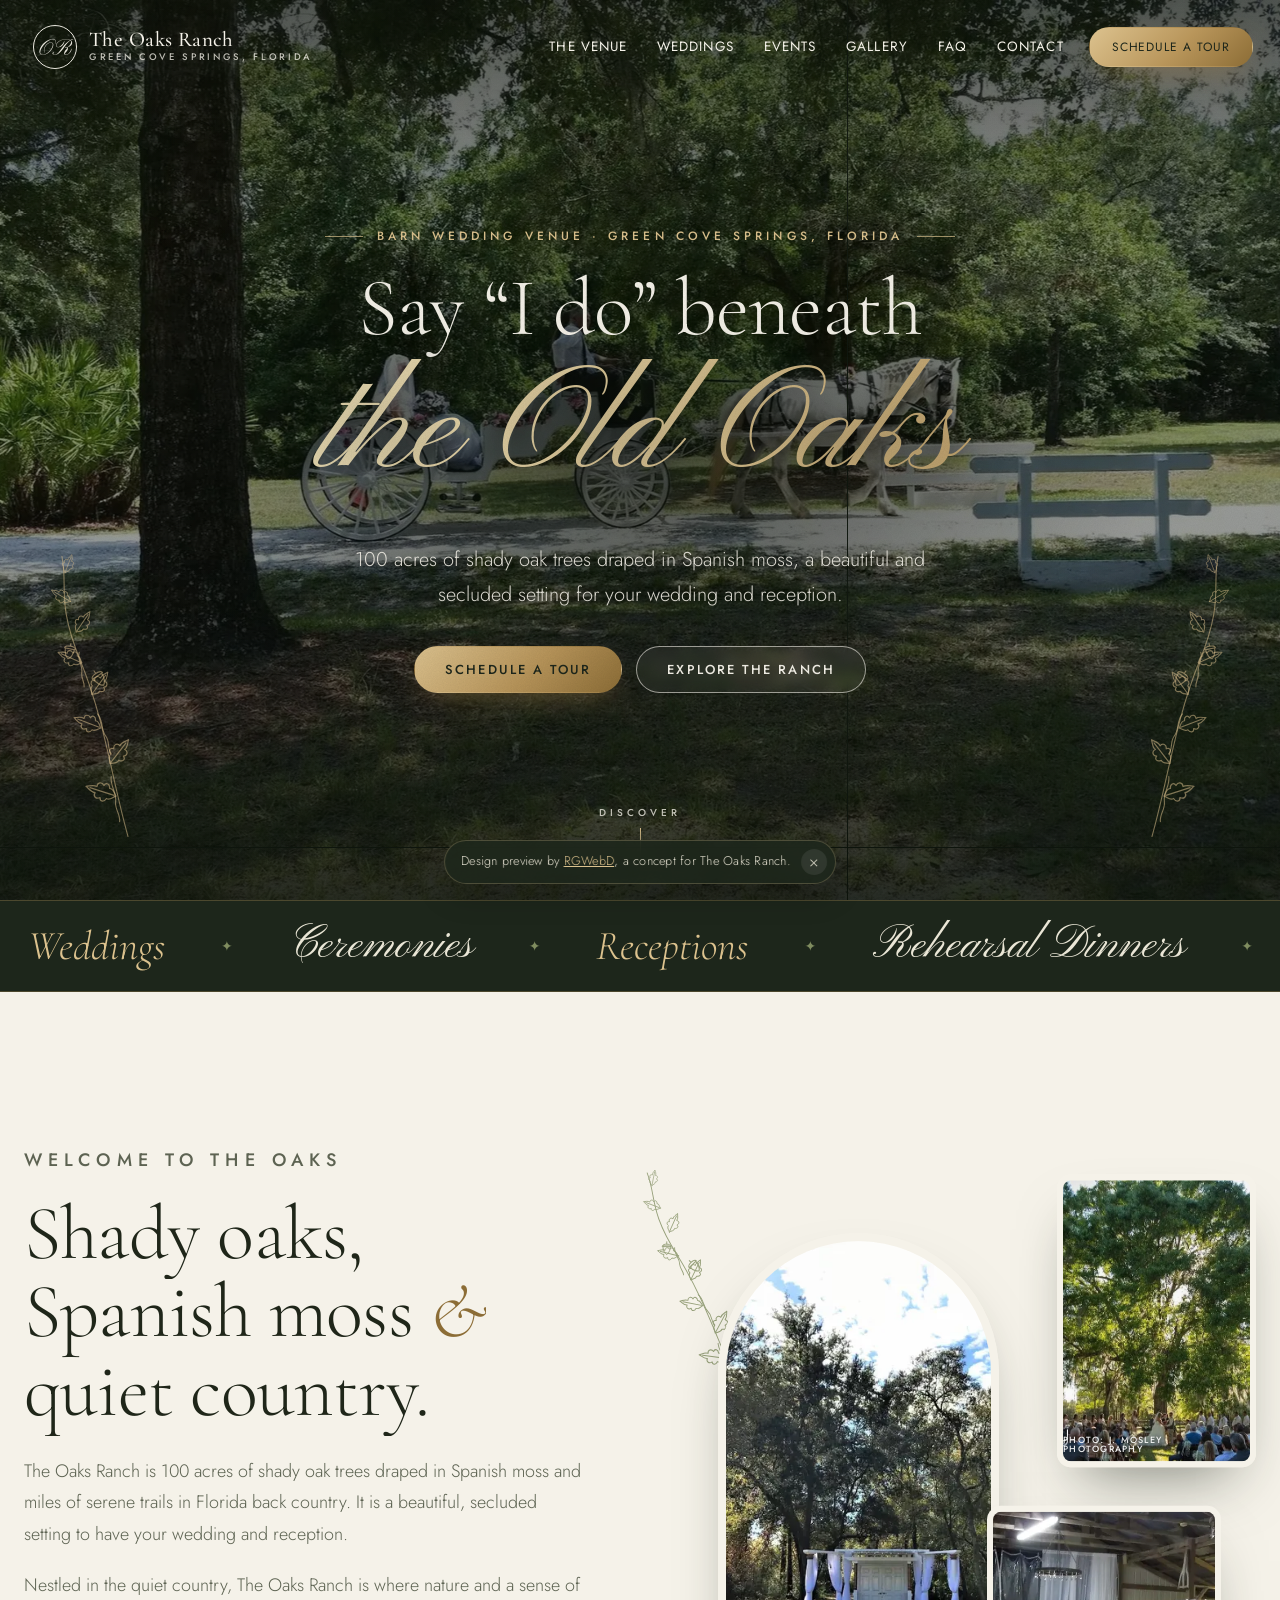
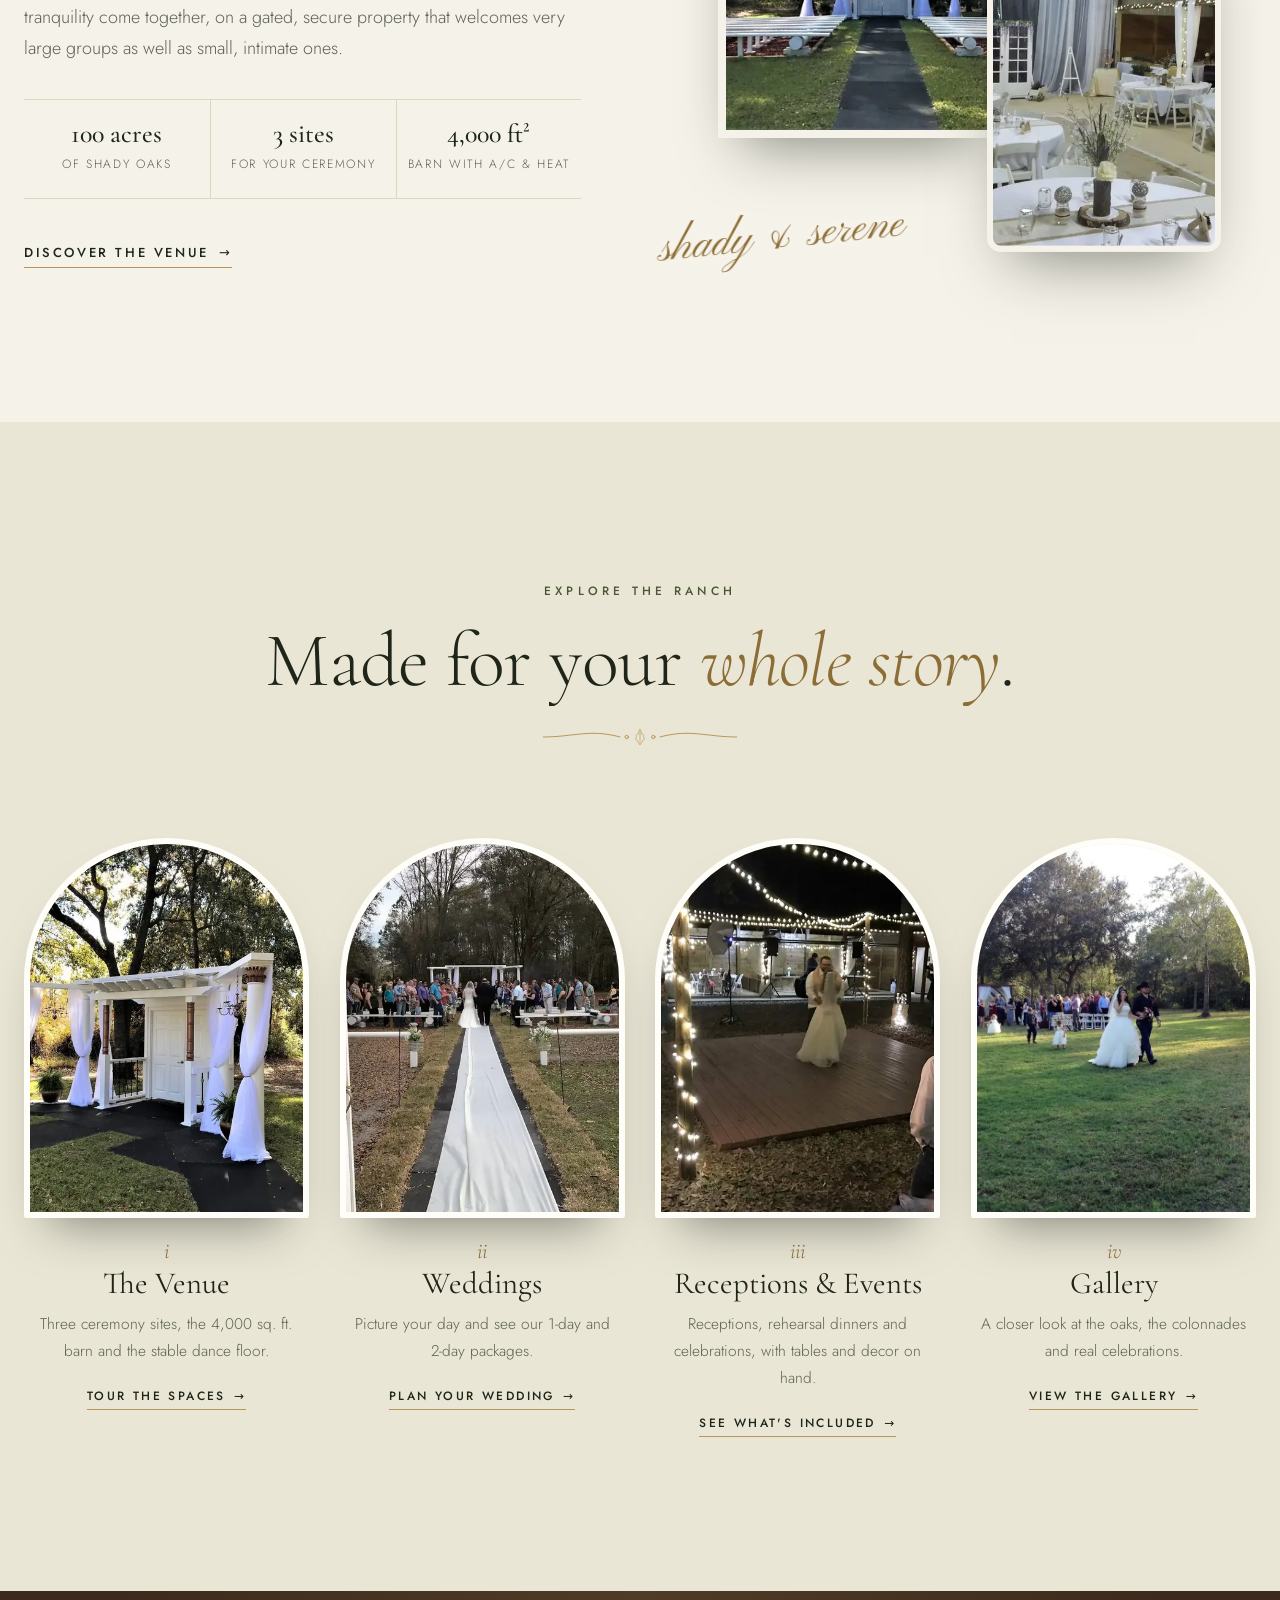
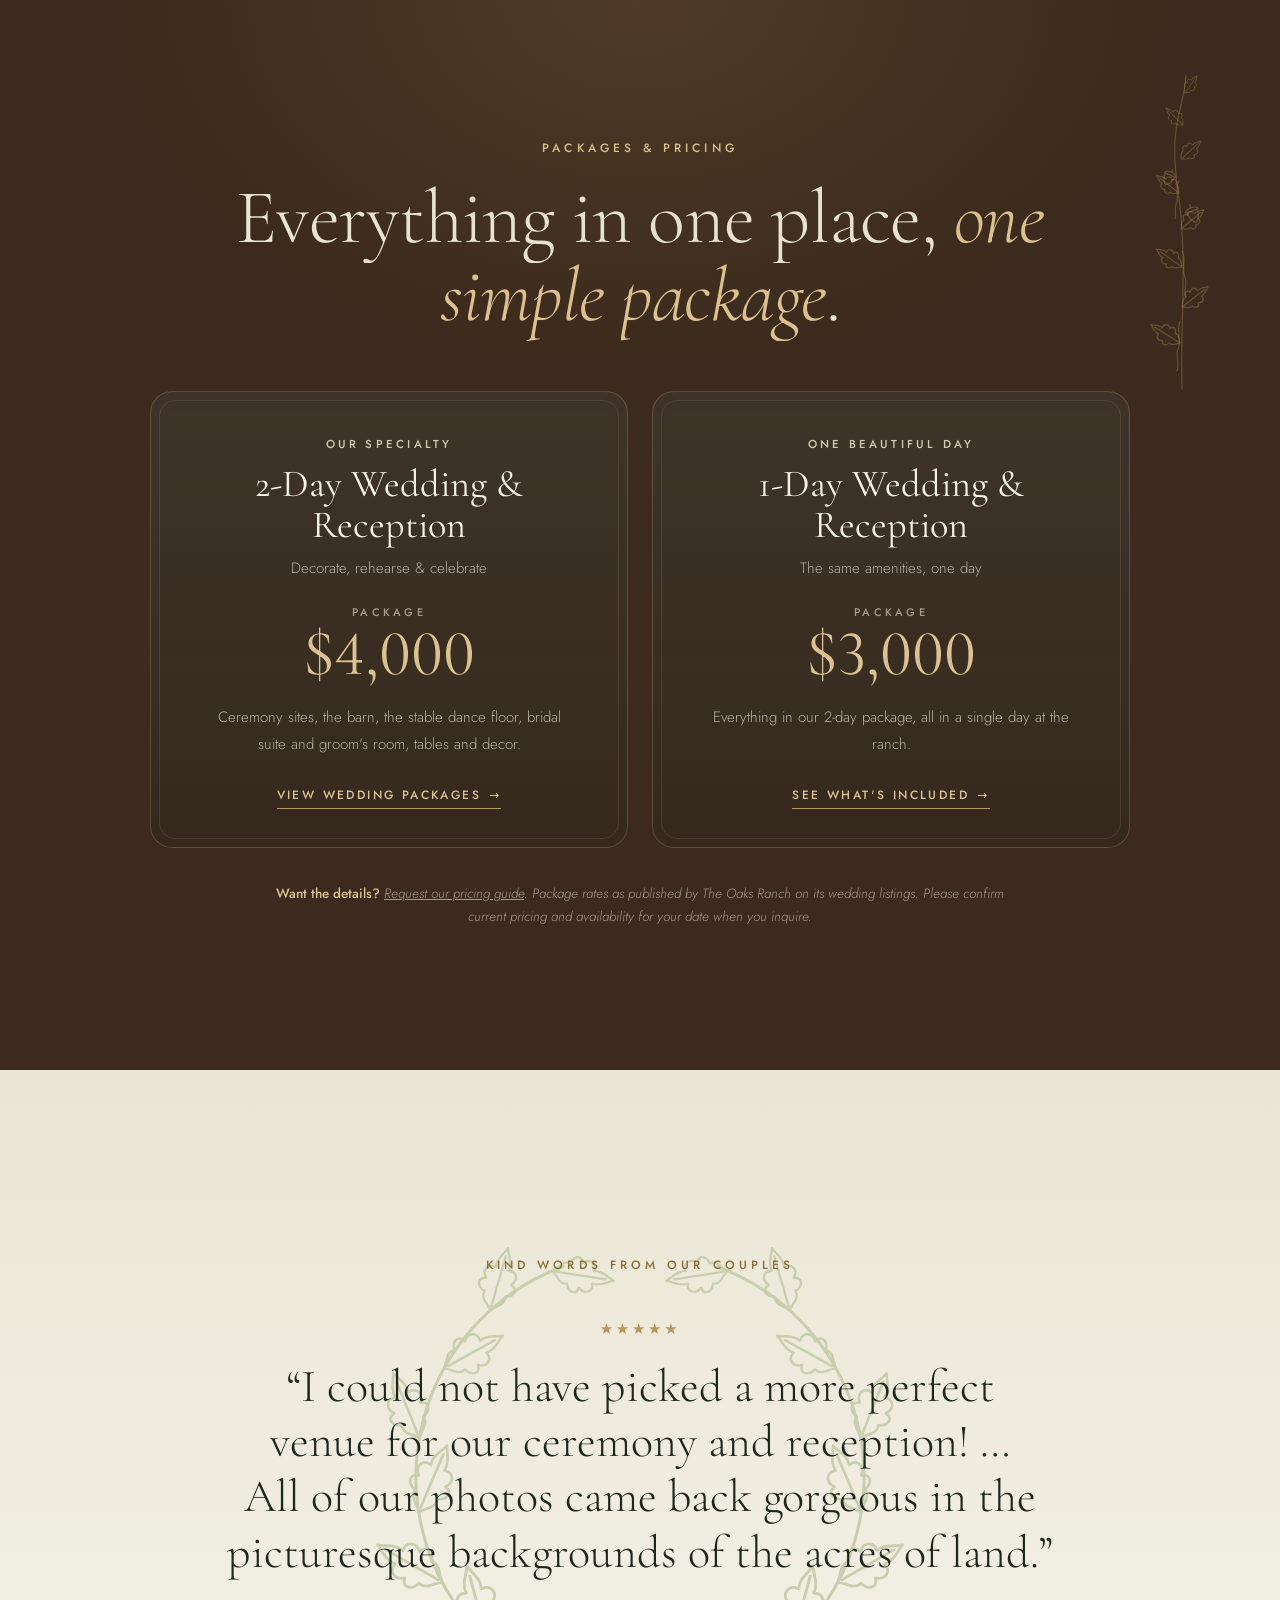
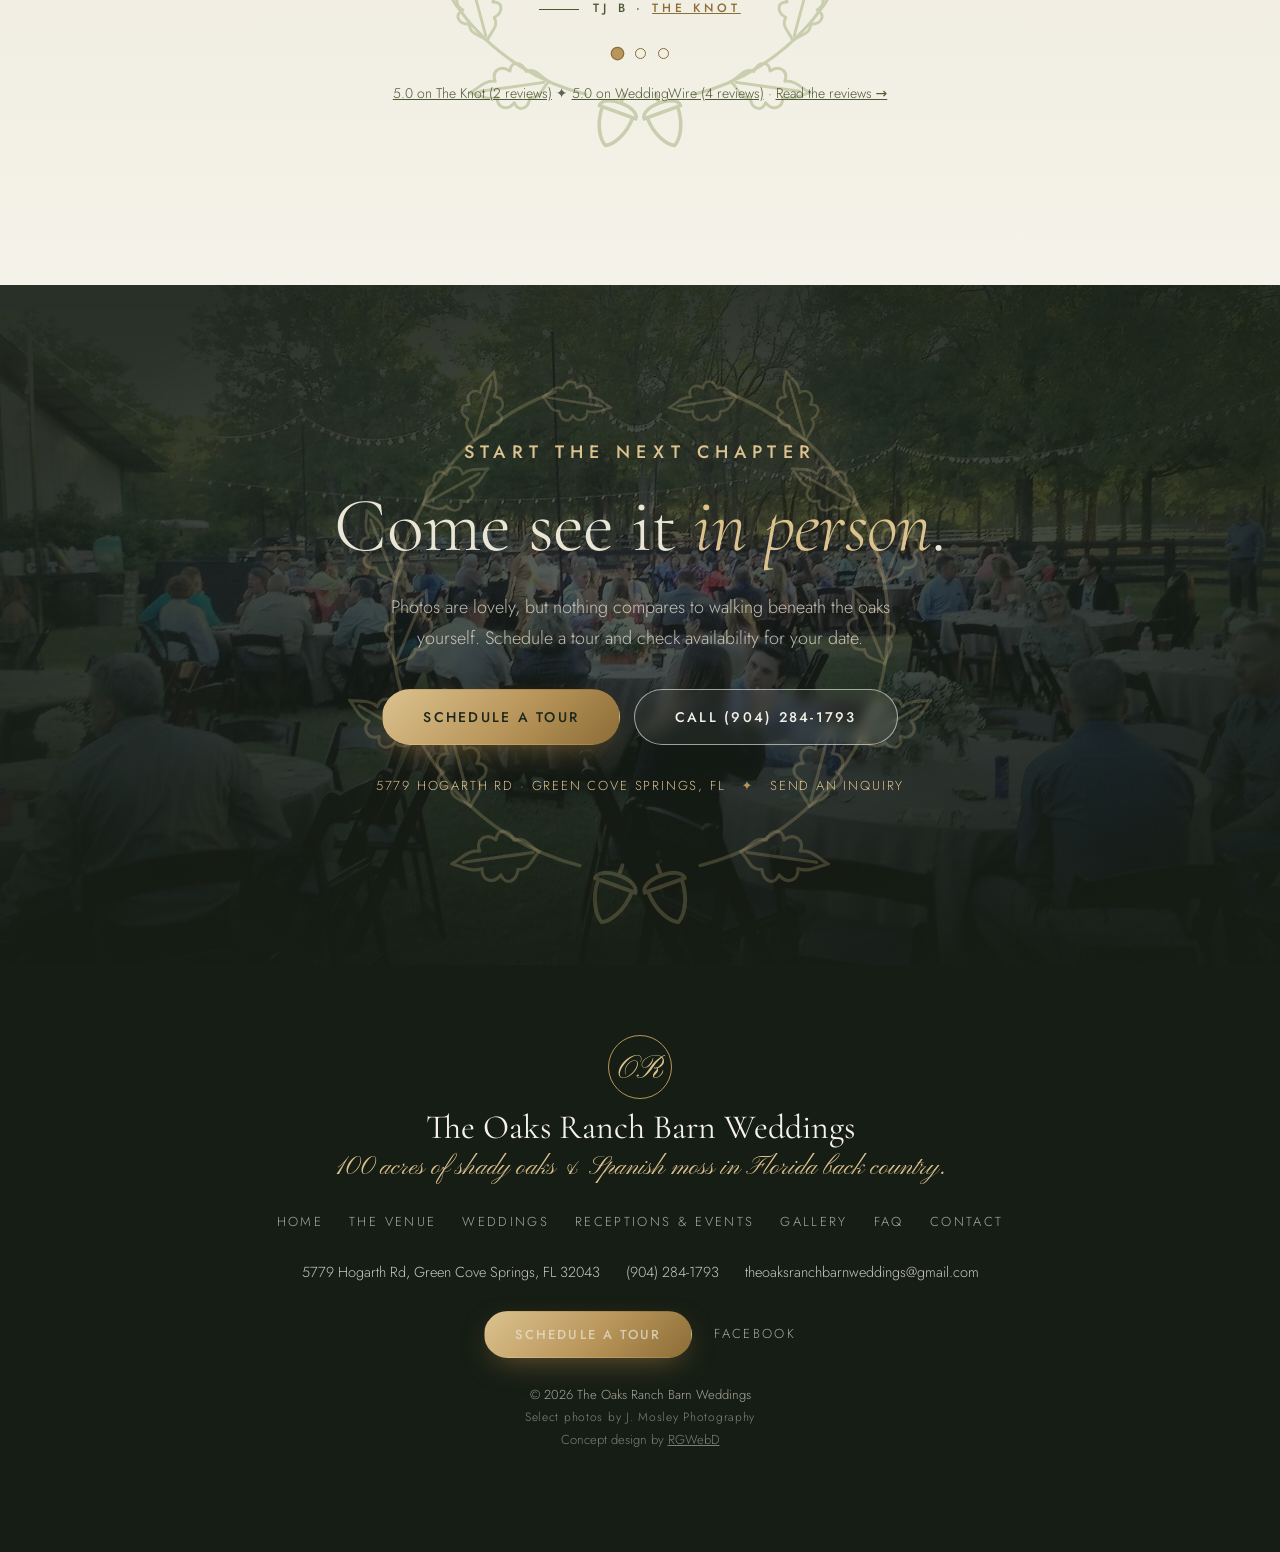
<file: index.html>
<!doctype html>
<html lang="en">
<head>
  <meta charset="utf-8">
  <meta name="viewport" content="width=device-width, initial-scale=1, viewport-fit=cover">
  <title>The Oaks Ranch Barn Weddings | 100-Acre Oak Grove Wedding Venue in Green Cove Springs, FL</title>
  <meta name="description" content="Barn wedding venue on 100 acres of moss-draped oaks at 5779 Hogarth Rd, Green Cove Springs, FL: three ceremony sites, a 4,000 sq. ft. a/c barn and a lighted dance floor. Packages from $3,000.">
  <link rel="canonical" href="https://rgwebd.github.io/theoaksranch/">
  <meta name="theme-color" content="#1d261b">
  <meta name="robots" content="index, follow, max-image-preview:large">
  <meta property="og:type" content="website">
  <meta property="og:site_name" content="The Oaks Ranch Barn Weddings">
  <meta property="og:title" content="The Oaks Ranch Barn Weddings | 100-Acre Oak Grove Wedding Venue in Green Cove Springs, FL">
  <meta property="og:description" content="Barn wedding venue on 100 acres of moss-draped oaks at 5779 Hogarth Rd, Green Cove Springs, FL: three ceremony sites, a 4,000 sq. ft. a/c barn and a lighted dance floor. Packages from $3,000.">
  <meta property="og:url" content="https://rgwebd.github.io/theoaksranch/">
  <meta property="og:image" content="https://rgwebd.github.io/theoaksranch/images/og.jpg">
  <meta name="twitter:card" content="summary_large_image">
  <meta name="twitter:title" content="The Oaks Ranch Barn Weddings | 100-Acre Oak Grove Wedding Venue in Green Cove Springs, FL">
  <meta name="twitter:description" content="Barn wedding venue on 100 acres of moss-draped oaks at 5779 Hogarth Rd, Green Cove Springs, FL: three ceremony sites, a 4,000 sq. ft. a/c barn and a lighted dance floor. Packages from $3,000.">
  <meta name="twitter:image" content="https://rgwebd.github.io/theoaksranch/images/og.jpg">
  <link rel="icon" href="favicon.svg" type="image/svg+xml">
  <link rel="preconnect" href="https://fonts.googleapis.com">
  <link rel="preconnect" href="https://fonts.gstatic.com" crossorigin>
  <link href="https://fonts.googleapis.com/css2?family=Cormorant+Garamond:ital,wght@0,300;0,400;0,500;0,600;1,300;1,400;1,500&family=Pinyon+Script&family=Jost:wght@300;400;500;600&display=swap" rel="stylesheet">
  <link rel="preload" as="image" href="images/carriage-oaks.webp" imagesrcset="images/carriage-oaks-sm.webp 800w, images/carriage-oaks.webp 1920w" imagesizes="100vw" type="image/webp">
  <link rel="stylesheet" href="styles.css">
  <script>document.documentElement.classList.add("js");</script>
  <script type="application/ld+json">
{
 "@context": "https://schema.org",
 "@graph": [
  {
   "@type": [
    "EventVenue",
    "LocalBusiness"
   ],
   "@id": "https://rgwebd.github.io/theoaksranch/#venue",
   "name": "The Oaks Ranch Barn Weddings",
   "alternateName": [
    "The Oaks Ranch",
    "Florida Barn Weddings at The Oaks Ranch"
   ],
   "description": "The Oaks Ranch is 100 acres of shady oak trees draped in Spanish moss and miles of serene trails in Florida back country. It is a beautiful, secluded setting to have your wedding and reception, with three wedding ceremony sites, a 4,000 sq. ft. barn with a/c and heat and the stable area with a lighted dance floor for wedding rehearsal, ceremony and reception.",
   "url": "https://rgwebd.github.io/theoaksranch/",
   "telephone": "+1-904-284-1793",
   "email": "theoaksranchbarnweddings@gmail.com",
   "image": [
    "https://rgwebd.github.io/theoaksranch/images/og.jpg",
    "https://rgwebd.github.io/theoaksranch/images/colonnade-aisle.webp",
    "https://rgwebd.github.io/theoaksranch/images/barn-reception.webp"
   ],
   "address": {
    "@type": "PostalAddress",
    "streetAddress": "5779 Hogarth Rd",
    "addressLocality": "Green Cove Springs",
    "addressRegion": "FL",
    "postalCode": "32043",
    "addressCountry": "US"
   },
   "hasMap": "https://www.google.com/maps/search/?api=1&query=5779+Hogarth+Rd%2C+Green+Cove+Springs%2C+FL+32043",
   "areaServed": [
    "Green Cove Springs",
    "Clay County",
    "Jacksonville",
    "Northeast Florida"
   ],
   "sameAs": [
    "https://www.facebook.com/profile.php?id=100077868480670",
    "https://theoaksranchbarnweddings.com/",
    "https://www.theknot.com/marketplace/the-oaks-ranch-barn-weddings-green-cove-springs-fl-976248",
    "https://www.weddingwire.com/biz/the-oaks-ranch-barn-weddings-green-cove-springs/ce2cdfdeb54a8d8a.html"
   ],
   "maximumAttendeeCapacity": 300,
   "amenityFeature": [
    {
     "@type": "LocationFeatureSpecification",
     "name": "Three separate ceremony sites with rustic seating",
     "value": true
    },
    {
     "@type": "LocationFeatureSpecification",
     "name": "4,000 sq. ft. barn with a/c & heat",
     "value": true
    },
    {
     "@type": "LocationFeatureSpecification",
     "name": "Stable area with a lighted dance floor",
     "value": true
    },
    {
     "@type": "LocationFeatureSpecification",
     "name": "A/C bridal suite & groom's room with private restrooms",
     "value": true
    },
    {
     "@type": "LocationFeatureSpecification",
     "name": "3 ADA-approved bathrooms",
     "value": true
    },
    {
     "@type": "LocationFeatureSpecification",
     "name": "26 six-ft round tables & 4 nine-ft farmhouse tables",
     "value": true
    },
    {
     "@type": "LocationFeatureSpecification",
     "name": "Spools, shepherd hooks, whiskey barrel bar, rustic cake stands & signs",
     "value": true
    },
    {
     "@type": "LocationFeatureSpecification",
     "name": "Curtains at the ceremony sites, stable area & main barn",
     "value": true
    },
    {
     "@type": "LocationFeatureSpecification",
     "name": "Decorative lighting throughout",
     "value": true
    }
   ],
   "potentialAction": {
    "@type": "ReserveAction",
    "name": "Schedule a tour",
    "target": "mailto:theoaksranchbarnweddings@gmail.com"
   },
   "aggregateRating": {
    "@type": "AggregateRating",
    "ratingValue": "5.0",
    "bestRating": "5",
    "worstRating": "1",
    "ratingCount": 6,
    "reviewCount": 6
   },
   "review": [
    {
     "@type": "Review",
     "author": {
      "@type": "Person",
      "name": "TJ B"
     },
     "reviewRating": {
      "@type": "Rating",
      "ratingValue": "5",
      "bestRating": "5"
     },
     "reviewBody": "I could not have picked a more perfect venue for our ceremony and reception! The land, barn and stables are so beautiful and made decorating a breeze. All of our photos came back gorgeous in the picturesque backgrounds of the acres of land. The venue owners are so incredibly nice and helpful with every detail. The price is also extremely valuable for what you receive. I feel so lucky to have found them!",
     "publisher": {
      "@type": "Organization",
      "name": "The Knot"
     },
     "url": "https://www.theknot.com/marketplace/the-oaks-ranch-barn-weddings-green-cove-springs-fl-976248"
    },
    {
     "@type": "Review",
     "author": {
      "@type": "Person",
      "name": "Shannon H"
     },
     "reviewRating": {
      "@type": "Rating",
      "ratingValue": "5",
      "bestRating": "5"
     },
     "reviewBody": "This place is absolutely amazing. My wedding was magical. The reception area i chose is awesome too. I couldn't recommend this place more to anyone. Tracy and Joe the owners are the sweetest people too. 10/10. Wouldn't tell anyone to go anywhere else for their wedding",
     "publisher": {
      "@type": "Organization",
      "name": "The Knot"
     },
     "url": "https://www.theknot.com/marketplace/the-oaks-ranch-barn-weddings-green-cove-springs-fl-976248"
    },
    {
     "@type": "Review",
     "author": {
      "@type": "Person",
      "name": "Julie"
     },
     "reviewRating": {
      "@type": "Rating",
      "ratingValue": "5",
      "bestRating": "5"
     },
     "reviewBody": "Oaks Ranch is an amazing venue. SO peaceful, it made the most amazing wedding pics. … the price for this venue CANNOT be beat, and trust me, we looked every where. The owners are so patient and kind, by the time the wedding rolled around she felt more like a friend. Everyone enjoyed their time. We highly recommend this property. :)",
     "publisher": {
      "@type": "Organization",
      "name": "WeddingWire"
     },
     "url": "https://www.weddingwire.com/biz/the-oaks-ranch-barn-weddings-green-cove-springs/ce2cdfdeb54a8d8a.html",
     "datePublished": "2018-10-17",
     "name": "Fun at the Ranch"
    }
   ],
   "makesOffer": [
    {
     "@type": "Offer",
     "name": "2-Day Wedding & Reception Package",
     "price": "4000",
     "priceCurrency": "USD",
     "description": "The venue's specialty package. Same amenities as the 1-day package, over two days."
    },
    {
     "@type": "Offer",
     "name": "1-Day Wedding & Reception Package",
     "price": "3000",
     "priceCurrency": "USD",
     "description": "Wedding and reception in one day, with the same amenities as the 2-day package."
    }
   ]
  },
  {
   "@type": "WebPage",
   "@id": "https://rgwebd.github.io/theoaksranch/#webpage",
   "url": "https://rgwebd.github.io/theoaksranch/",
   "name": "The Oaks Ranch Barn Weddings | 100-Acre Oak Grove Wedding Venue in Green Cove Springs, FL",
   "description": "Barn wedding venue on 100 acres of moss-draped oaks at 5779 Hogarth Rd, Green Cove Springs, FL: three ceremony sites, a 4,000 sq. ft. a/c barn and a lighted dance floor. Packages from $3,000.",
   "isPartOf": {
    "@type": "WebSite",
    "name": "The Oaks Ranch Barn Weddings",
    "url": "https://rgwebd.github.io/theoaksranch/"
   },
   "about": {
    "@id": "https://rgwebd.github.io/theoaksranch/#venue"
   },
   "primaryImageOfPage": "https://rgwebd.github.io/theoaksranch/images/og.jpg"
  }
 ]
}
  </script>
<script src="https://cosmiccallers.lovable.app/demo-track.js" data-demo="theoaksranch" defer></script>
</head>
<body class="page-index">
  <a class="skip" href="#main">Skip to content</a>
  <!-- Intro curtain -->
  <div class="curtain" aria-hidden="true">
    <div class="curtain__panel curtain__panel--l"></div>
    <div class="curtain__panel curtain__panel--r"></div>
    <div class="curtain__mark">
      <svg class="curtain__wreath" viewBox="0 0 200 200"><use href="#wreath"/></svg>
      <span class="curtain__mono">OR</span>
      <span class="curtain__name">The Oaks Ranch</span>
    </div>
  </div>

  <div class="grain" aria-hidden="true"></div>
  <div class="progress" aria-hidden="true"><span></span></div>

  <aside class="preview-bar" role="note">
    <span>Design preview by <a href="https://github.com/RGWebD" rel="noopener">RGWebD</a><span class="pv-long">, a concept for The Oaks Ranch</span>.</span>
    <button type="button" class="preview-bar__x" aria-label="Dismiss preview notice">&times;</button>
  </aside>

  <header class="nav" id="top">
    <a class="brand" href="./" aria-label="The Oaks Ranch home">
      <span class="brand__mono" aria-hidden="true">OR</span>
      <span class="brand__text"><span class="brand__name">The Oaks Ranch</span><span class="brand__sub">Green Cove Springs, Florida</span></span>
    </a>
    <nav aria-label="Main">
      <ul id="menu" class="menu">
        <li><a href="venue.html">The Venue</a></li><li><a href="weddings.html">Weddings</a></li><li><a href="events.html">Events</a></li><li><a href="gallery.html">Gallery</a></li><li><a href="faq.html">FAQ</a></li><li><a href="contact.html">Contact</a></li>
        <li class="menu__cta"><a class="btn btn--gold magnetic" href="mailto:theoaksranchbarnweddings@gmail.com?subject=Tour%20request%3A%20The%20Oaks%20Ranch&amp;body=Hi%21%20We%27d%20love%20to%20schedule%20a%20tour%20of%20The%20Oaks%20Ranch.%0A%0AOur%20names%3A%0APhone%3A%0AWedding%20date%20or%20season%3A%0AEstimated%20guest%20count%3A%0ABest%20days%20and%20times%20for%20a%20tour%3A%0A%0AThank%20you%21"><span>Schedule a Tour</span></a></li>
      </ul>
    </nav>
    <button class="menu-toggle" type="button" aria-expanded="false" aria-controls="menu" aria-label="Open menu"><span></span><span></span></button>
  </header>

  <main id="main">
    <!-- HERO -->
    <section class="hero" aria-labelledby="hero-title">
      <div class="hero__media" aria-hidden="true">
        <img src="images/carriage-oaks.webp" srcset="images/carriage-oaks-sm.webp 800w, images/carriage-oaks.webp 1920w" sizes="100vw" alt="" width="1920" height="1080" fetchpriority="high" style="object-position:38% 50%">
      </div>
      <div class="hero__veil" aria-hidden="true"></div>
      <svg class="hero__sprig hero__sprig--l draw" viewBox="0 0 120 320" aria-hidden="true"><use href="#sprig"/></svg>
      <svg class="hero__sprig hero__sprig--r draw" viewBox="0 0 120 320" aria-hidden="true"><use href="#sprig"/></svg>
      <div class="hero__inner">
        <p class="eyebrow hero__eyebrow"><span class="rule"></span>Barn Wedding Venue · Green Cove Springs, Florida<span class="rule"></span></p>
        <h1 id="hero-title" class="hero__title">
          <span class="split">Say “I do” beneath</span>
          <span class="hero__script">the Old Oaks</span>
        </h1>
        <p class="hero__lede">100 acres of shady oak trees draped in Spanish moss, a beautiful and secluded setting for your wedding and reception.</p>
        <div class="hero__cta">
          <a class="btn btn--gold magnetic" href="mailto:theoaksranchbarnweddings@gmail.com?subject=Tour%20request%3A%20The%20Oaks%20Ranch&amp;body=Hi%21%20We%27d%20love%20to%20schedule%20a%20tour%20of%20The%20Oaks%20Ranch.%0A%0AOur%20names%3A%0APhone%3A%0AWedding%20date%20or%20season%3A%0AEstimated%20guest%20count%3A%0ABest%20days%20and%20times%20for%20a%20tour%3A%0A%0AThank%20you%21"><span>Schedule a Tour</span></a>
          <a class="btn btn--ghost magnetic" href="venue.html"><span>Explore the Ranch</span></a>
        </div>
      </div>
      <a class="hero__scroll" href="#story" aria-label="Scroll to discover the ranch"><span>Discover</span><i></i></a>
    </section>

    <!-- MARQUEE -->
    <div class="marquee" aria-label="What The Oaks Ranch offers">
      <div class="marquee__track">
        <ul>
          <li>Weddings</li><li>Ceremonies</li><li>Receptions</li><li>Rehearsal Dinners</li><li>100 Acres of Oaks</li><li>Spanish Moss</li><li>Three Ceremony Sites</li><li>4,000 sq. ft. Barn</li><li>Lighted Dance Floor</li><li>Bridal Suite</li><li>Groom's Room</li><li>Serene Trails</li>
        </ul>
        <ul aria-hidden="true">
          <li>Weddings</li><li>Ceremonies</li><li>Receptions</li><li>Rehearsal Dinners</li><li>100 Acres of Oaks</li><li>Spanish Moss</li><li>Three Ceremony Sites</li><li>4,000 sq. ft. Barn</li><li>Lighted Dance Floor</li><li>Bridal Suite</li><li>Groom's Room</li><li>Serene Trails</li>
        </ul>
      </div>
    </div>

    <!-- STORY -->
    <section class="story section" id="story" aria-labelledby="story-title">
      <div class="wrap story__grid">
        <div class="story__copy">
          <p class="eyebrow reveal">Welcome to The Oaks</p>
          <h2 id="story-title" class="display split">Shady oaks, Spanish moss <em>&amp;</em> quiet country.</h2>
          <p class="reveal">The Oaks Ranch is 100 acres of shady oak trees draped in Spanish moss and miles of serene trails in Florida back country. It is a beautiful, secluded setting to have your wedding and reception.</p>
          <p class="reveal">Nestled in the quiet country, The Oaks Ranch is where nature and a sense of tranquility come together, on a gated, secure property that welcomes very large groups as well as small, intimate ones.</p>
          <ul class="story__facts reveal">
            <li><strong>100 acres</strong><span>of shady oaks</span></li>
            <li><strong>3 sites</strong><span>for your ceremony</span></li>
            <li><strong>4,000 ft²</strong><span>barn with a/c &amp; heat</span></li>
          </ul>
          <a class="link-arrow reveal" href="venue.html">Discover the venue <span aria-hidden="true">→</span></a>
        </div>
        <div class="collage" aria-label="Photos of the ranch">
          <figure class="collage__a arch reveal" data-parallax="0.6"><img src="images/colonnade-aisle.webp" srcset="images/colonnade-aisle-sm.webp 800w, images/colonnade-aisle.webp 1600w" sizes="(max-width: 800px) 60vw, 26vw" width="1600" height="1200" loading="lazy" decoding="async" alt="The White Colonnades ceremony site at the end of a rustic-bench aisle, framed by oak trees"></figure>
          <figure class="collage__b reveal" data-parallax="-0.5"><img src="images/moss-oak.webp" srcset="images/moss-oak.webp 960w" sizes="(max-width: 800px) 45vw, 18vw" width="960" height="640" loading="lazy" decoding="async" alt="A huge live oak draped in Spanish moss shading wedding guests"><span class="credit">Photo: J. Mosley Photography</span></figure>
          <figure class="collage__c reveal" data-parallax="0.3"><img src="images/barn-reception.webp" srcset="images/barn-reception-sm.webp 800w, images/barn-reception.webp 1920w" sizes="(max-width: 800px) 50vw, 20vw" width="1920" height="1282" loading="lazy" decoding="async" alt="The barn set for a reception with white drapes, round tables and string lights" style="object-position:40% 50%"></figure>
          <span class="collage__script" aria-hidden="true">shady &amp; serene</span>
          <svg class="collage__sprig draw" viewBox="0 0 120 320" aria-hidden="true"><use href="#sprig"/></svg>
        </div>
      </div>
    </section>

    <section class="teasers section section--cream" aria-labelledby="teasers-title">
      <div class="wrap">
        <header class="section-head center">
          <p class="eyebrow reveal">Explore the Ranch</p>
          <h2 id="teasers-title" class="display split">Made for your <em>whole story</em>.</h2>
          <svg class="flourish draw" viewBox="0 0 240 24" aria-hidden="true"><use href="#flourish"/></svg>
        </header>
        <ul class="teasers__grid">
          <li class="reveal"><a class="teaser" href="venue.html">
            <figure class="teaser__img"><img src="images/colonnade-side.webp" srcset="images/colonnade-side-sm.webp 800w, images/colonnade-side.webp 1600w" sizes="(max-width: 700px) 44vw, (max-width: 1100px) 22vw, 280px" width="1600" height="1200" loading="lazy" decoding="async" alt="The White Colonnades arbor with flowing white drapes beneath the oaks" style="object-position:55% 50%"></figure>
            <span class="teaser__n" aria-hidden="true">i</span>
            <h3>The Venue</h3>
            <p>Three ceremony sites, the 4,000 sq. ft. barn and the stable dance floor.</p>
            <span class="teaser__more">Tour the spaces <span aria-hidden="true">→</span></span>
          </a></li>
          <li class="reveal"><a class="teaser" href="weddings.html">
            <figure class="teaser__img"><img src="images/chapel-doors.webp" srcset="images/chapel-doors-sm.webp 800w, images/chapel-doors.webp 1600w" sizes="(max-width: 700px) 44vw, (max-width: 1100px) 22vw, 280px" width="1600" height="1200" loading="lazy" decoding="async" alt="White chapel doors opening onto a long aisle toward the ceremony arbor"></figure>
            <span class="teaser__n" aria-hidden="true">ii</span>
            <h3>Weddings</h3>
            <p>Picture your day and see our 1-day and 2-day packages.</p>
            <span class="teaser__more">Plan your wedding <span aria-hidden="true">→</span></span>
          </a></li>
          <li class="reveal"><a class="teaser" href="events.html">
            <figure class="teaser__img"><img src="images/dance-lights.webp" srcset="images/dance-lights-sm.webp 800w, images/dance-lights.webp 1600w" sizes="(max-width: 700px) 44vw, (max-width: 1100px) 22vw, 280px" width="1600" height="1200" loading="lazy" decoding="async" alt="A first dance beneath string lights on the stable area dance floor at night" style="object-position:55% 40%"></figure>
            <span class="teaser__n" aria-hidden="true">iii</span>
            <h3>Receptions &amp; Events</h3>
            <p>Receptions, rehearsal dinners and celebrations, with tables and decor on hand.</p>
            <span class="teaser__more">See what's included <span aria-hidden="true">→</span></span>
          </a></li>
          <li class="reveal"><a class="teaser" href="gallery.html">
            <figure class="teaser__img"><img src="images/couple-lawn.webp" srcset="images/couple-lawn-sm.webp 800w, images/couple-lawn.webp 1600w" sizes="(max-width: 700px) 44vw, (max-width: 1100px) 22vw, 280px" width="1600" height="1600" loading="lazy" decoding="async" alt="Bride and groom walking hand in hand across the lawn" style="object-position:55% 50%"></figure>
            <span class="teaser__n" aria-hidden="true">iv</span>
            <h3>Gallery</h3>
            <p>A closer look at the oaks, the colonnades and real celebrations.</p>
            <span class="teaser__more">View the gallery <span aria-hidden="true">→</span></span>
          </a></li>
        </ul>
      </div>
    </section>

    <section class="ptease" aria-labelledby="ptease-title">
      <svg class="packages__sprig draw" viewBox="0 0 120 320" aria-hidden="true"><use href="#sprig"/></svg>
      <div class="wrap">
        <header class="section-head center">
          <p class="eyebrow reveal">Packages &amp; Pricing</p>
          <h2 id="ptease-title" class="display split">Everything in one place, <em>one simple package</em>.</h2>
        </header>
        <div class="ptease__grid">
          <a class="tier ptease__card reveal" href="weddings.html#packages">
            <p class="tier__kicker">Our Specialty</p>
            <h3>2-Day Wedding &amp; Reception</h3>
            <p class="tier__months">Decorate, rehearse &amp; celebrate</p>
            <p class="tier__price"><span>Package</span><b>$4,000</b></p>
            <p class="ptease__note">Ceremony sites, the barn, the stable dance floor, bridal suite and groom's room, tables and decor.</p>
            <span class="teaser__more">View wedding packages <span aria-hidden="true">→</span></span>
          </a>
          <a class="tier ptease__card reveal" href="weddings.html#packages">
            <p class="tier__kicker">One Beautiful Day</p>
            <h3>1-Day Wedding &amp; Reception</h3>
            <p class="tier__months">The same amenities, one day</p>
            <p class="tier__price"><span>Package</span><b>$3,000</b></p>
            <p class="ptease__note">Everything in our 2-day package, all in a single day at the ranch.</p>
            <span class="teaser__more">See what's included <span aria-hidden="true">→</span></span>
          </a>
        </div>
        <p class="fine reveal"><strong>Want the details?</strong> <a href="mailto:theoaksranchbarnweddings@gmail.com?subject=Pricing%20guide%20request%3A%20The%20Oaks%20Ranch&amp;body=Hi%21%20Could%20you%20send%20us%20your%20current%20wedding%20pricing%20and%20package%20details%3F%0A%0AOur%20names%3A%0APhone%3A%0AWedding%20date%20or%20season%3A%0AEstimated%20guest%20count%3A%0A%0AThank%20you%21">Request our pricing guide</a>. Package rates as published by The Oaks Ranch on its wedding listings. Please confirm current pricing and availability for your date when you inquire.</p>
      </div>
    </section>

    <section class="quote tq" aria-labelledby="tq-title">
      <svg class="quote__wreath draw" viewBox="0 0 200 200" aria-hidden="true"><use href="#wreath"/></svg>
      <div class="tq__inner">
        <p class="eyebrow reveal" id="tq-title">Kind Words from Our Couples</p>
        <div class="tq__stage" data-tq aria-live="polite">
          <figure class="tq__item is-on" data-i="0">
            <span class="stars" role="img" aria-label="5 out of 5 stars">★★★★★</span>
            <blockquote><p>“I could not have picked a more perfect venue for our ceremony and reception! … All of our photos came back gorgeous in the picturesque backgrounds of the acres of land.”</p></blockquote>
            <figcaption>TJ B <span>· <a href="https://www.theknot.com/marketplace/the-oaks-ranch-barn-weddings-green-cove-springs-fl-976248" target="_blank" rel="noopener">The Knot</a></span></figcaption>
          </figure>
          <figure class="tq__item" data-i="1">
            <span class="stars" role="img" aria-label="5 out of 5 stars">★★★★★</span>
            <blockquote><p>“This place is absolutely amazing. My wedding was magical. … Tracy and Joe the owners are the sweetest people too. 10/10.”</p></blockquote>
            <figcaption>Shannon H <span>· <a href="https://www.theknot.com/marketplace/the-oaks-ranch-barn-weddings-green-cove-springs-fl-976248" target="_blank" rel="noopener">The Knot</a></span></figcaption>
          </figure>
          <figure class="tq__item" data-i="2">
            <span class="stars" role="img" aria-label="5 out of 5 stars">★★★★★</span>
            <blockquote><p>“Oaks Ranch is an amazing venue. SO peaceful, it made the most amazing wedding pics.”</p></blockquote>
            <figcaption>Julie <span>· <a href="https://www.weddingwire.com/biz/the-oaks-ranch-barn-weddings-green-cove-springs/ce2cdfdeb54a8d8a.html" target="_blank" rel="noopener">WeddingWire</a></span></figcaption>
          </figure>
        </div>
        <div class="tq__dots"><button type="button" class="tq__dot" aria-label="Show review 1 of 3" aria-current="true"></button><button type="button" class="tq__dot" aria-label="Show review 2 of 3"></button><button type="button" class="tq__dot" aria-label="Show review 3 of 3"></button></div>
        <p class="tq__meta reveal"><a href="https://www.theknot.com/marketplace/the-oaks-ranch-barn-weddings-green-cove-springs-fl-976248" target="_blank" rel="noopener">5.0 on The Knot (2 reviews)</a> <span aria-hidden="true">✦</span> <a href="https://www.weddingwire.com/biz/the-oaks-ranch-barn-weddings-green-cove-springs/ce2cdfdeb54a8d8a.html" target="_blank" rel="noopener">5.0 on WeddingWire (4 reviews)</a> · <a href="weddings.html#reviews">Read the reviews →</a></p>
      </div>
    </section>

    <section class="cta-band" aria-labelledby="cta-title">
      <div class="cta-band__media" data-parallax="0.5" aria-hidden="true"><img src="images/golden-dinner.webp" srcset="images/golden-dinner-sm.webp 800w, images/golden-dinner.webp 1920w" sizes="100vw" width="1920" height="1433" loading="lazy" decoding="async" alt="" style="object-position:50% 40%"></div>
      <div class="cta-band__veil" aria-hidden="true"></div>
      <svg class="cta-band__wreath draw" viewBox="0 0 200 200" aria-hidden="true"><use href="#wreath"/></svg>
      <div class="wrap cta-band__inner">
        <p class="eyebrow reveal">Start the Next Chapter</p>
        <h2 id="cta-title" class="display split">Come see it <em>in person</em>.</h2>
        <p class="reveal">Photos are lovely, but nothing compares to walking beneath the oaks yourself. Schedule a tour and check availability for your date.</p>
        <div class="cta-band__btns reveal">
          <a class="btn btn--gold btn--lg magnetic" href="mailto:theoaksranchbarnweddings@gmail.com?subject=Tour%20request%3A%20The%20Oaks%20Ranch&amp;body=Hi%21%20We%27d%20love%20to%20schedule%20a%20tour%20of%20The%20Oaks%20Ranch.%0A%0AOur%20names%3A%0APhone%3A%0AWedding%20date%20or%20season%3A%0AEstimated%20guest%20count%3A%0ABest%20days%20and%20times%20for%20a%20tour%3A%0A%0AThank%20you%21"><span>Schedule a Tour</span></a>
          <a class="btn btn--ghost btn--lg magnetic" href="tel:+19042841793"><span>Call (904) 284-1793</span></a>
        </div>
        <p class="cta-band__meta reveal"><a href="https://www.google.com/maps/search/?api=1&amp;query=5779+Hogarth+Rd%2C+Green+Cove+Springs%2C+FL+32043" target="_blank" rel="noopener">5779 Hogarth Rd · Green Cove Springs, FL</a> <span aria-hidden="true">✦</span> <a href="contact.html">Send an inquiry</a></p>
      </div>
    </section>

  </main>

  <footer class="footer">
    <div class="wrap footer__inner">
      <div class="footer__brand">
        <span class="footer__mono" aria-hidden="true">OR</span>
        <p class="footer__name">The Oaks Ranch Barn Weddings</p>
        <p class="footer__tag">100 acres of shady oaks &amp; Spanish moss in Florida back country.</p>
      </div>
      <nav class="footer__nav" aria-label="Footer">
        <a href="./">Home</a><a href="venue.html">The Venue</a><a href="weddings.html">Weddings</a><a href="events.html">Receptions &amp; Events</a><a href="gallery.html">Gallery</a><a href="faq.html">FAQ</a><a href="contact.html">Contact</a>
      </nav>
      <div class="footer__contact">
        <a href="https://www.google.com/maps/search/?api=1&amp;query=5779+Hogarth+Rd%2C+Green+Cove+Springs%2C+FL+32043" target="_blank" rel="noopener">5779 Hogarth Rd, Green Cove Springs, FL 32043</a>
        <a href="tel:+19042841793">(904) 284-1793</a>
        <a href="mailto:theoaksranchbarnweddings@gmail.com">theoaksranchbarnweddings@gmail.com</a>
      </div>
      <div class="footer__actions">
        <a class="btn btn--gold magnetic" href="mailto:theoaksranchbarnweddings@gmail.com?subject=Tour%20request%3A%20The%20Oaks%20Ranch&amp;body=Hi%21%20We%27d%20love%20to%20schedule%20a%20tour%20of%20The%20Oaks%20Ranch.%0A%0AOur%20names%3A%0APhone%3A%0AWedding%20date%20or%20season%3A%0AEstimated%20guest%20count%3A%0ABest%20days%20and%20times%20for%20a%20tour%3A%0A%0AThank%20you%21"><span>Schedule a Tour</span></a>
        <a class="footer__social" href="https://www.facebook.com/profile.php?id=100077868480670" target="_blank" rel="noopener">Facebook</a>
      </div>
      <p class="footer__legal">© <span data-year>2026</span> The Oaks Ranch Barn Weddings<br><span class="footer__photo">Select photos by J. Mosley Photography</span><br><span class="footer__credit">Concept design by <a href="https://github.com/RGWebD" rel="noopener">RGWebD</a></span></p>
    </div>
  </footer>

  <!-- SVG sprites: oak leaves, acorns & Spanish moss -->
  <svg width="0" height="0" style="position:absolute" aria-hidden="true">
    <defs>
      <symbol id="sprig" viewBox="0 0 120 320"><g fill="none" stroke="currentColor" stroke-width="1.2" stroke-linecap="round" stroke-linejoin="round"><path d="M60 318 C 58 250, 66 190, 56 120 S 62 40, 64 4"/><path transform="translate(58.0 272.0) rotate(-58) scale(1.15)" d="M0 0 C -2 -3 -6 -4 -5 -8 C -9 -9 -10 -13 -6 -14 C -9 -17 -7 -21 -3 -20 C -4 -24 -1 -27 0 -30 C 1 -27 4 -24 3 -20 C 7 -21 9 -17 6 -14 C 10 -13 9 -9 5 -8 C 6 -4 2 -3 0 0Z M0 -2 L0 -26"/><path transform="translate(60.0 236.0) rotate(52) scale(1.10)" d="M0 0 C -2 -3 -6 -4 -5 -8 C -9 -9 -10 -13 -6 -14 C -9 -17 -7 -21 -3 -20 C -4 -24 -1 -27 0 -30 C 1 -27 4 -24 3 -20 C 7 -21 9 -17 6 -14 C 10 -13 9 -9 5 -8 C 6 -4 2 -3 0 0Z M0 -2 L0 -26"/><path transform="translate(60.0 196.0) rotate(-55) scale(1.05)" d="M0 0 C -2 -3 -6 -4 -5 -8 C -9 -9 -10 -13 -6 -14 C -9 -17 -7 -21 -3 -20 C -4 -24 -1 -27 0 -30 C 1 -27 4 -24 3 -20 C 7 -21 9 -17 6 -14 C 10 -13 9 -9 5 -8 C 6 -4 2 -3 0 0Z M0 -2 L0 -26"/><path transform="translate(59.0 158.0) rotate(50) scale(1.00)" d="M0 0 C -2 -3 -6 -4 -5 -8 C -9 -9 -10 -13 -6 -14 C -9 -17 -7 -21 -3 -20 C -4 -24 -1 -27 0 -30 C 1 -27 4 -24 3 -20 C 7 -21 9 -17 6 -14 C 10 -13 9 -9 5 -8 C 6 -4 2 -3 0 0Z M0 -2 L0 -26"/><path transform="translate(57.0 122.0) rotate(-52) scale(0.95)" d="M0 0 C -2 -3 -6 -4 -5 -8 C -9 -9 -10 -13 -6 -14 C -9 -17 -7 -21 -3 -20 C -4 -24 -1 -27 0 -30 C 1 -27 4 -24 3 -20 C 7 -21 9 -17 6 -14 C 10 -13 9 -9 5 -8 C 6 -4 2 -3 0 0Z M0 -2 L0 -26"/><path transform="translate(59.0 88.0) rotate(48) scale(0.90)" d="M0 0 C -2 -3 -6 -4 -5 -8 C -9 -9 -10 -13 -6 -14 C -9 -17 -7 -21 -3 -20 C -4 -24 -1 -27 0 -30 C 1 -27 4 -24 3 -20 C 7 -21 9 -17 6 -14 C 10 -13 9 -9 5 -8 C 6 -4 2 -3 0 0Z M0 -2 L0 -26"/><path transform="translate(61.0 54.0) rotate(-45) scale(0.80)" d="M0 0 C -2 -3 -6 -4 -5 -8 C -9 -9 -10 -13 -6 -14 C -9 -17 -7 -21 -3 -20 C -4 -24 -1 -27 0 -30 C 1 -27 4 -24 3 -20 C 7 -21 9 -17 6 -14 C 10 -13 9 -9 5 -8 C 6 -4 2 -3 0 0Z M0 -2 L0 -26"/><path transform="translate(63.0 22.0) rotate(35) scale(0.70)" d="M0 0 C -2 -3 -6 -4 -5 -8 C -9 -9 -10 -13 -6 -14 C -9 -17 -7 -21 -3 -20 C -4 -24 -1 -27 0 -30 C 1 -27 4 -24 3 -20 C 7 -21 9 -17 6 -14 C 10 -13 9 -9 5 -8 C 6 -4 2 -3 0 0Z M0 -2 L0 -26"/><path transform="translate(70.0 140.0) rotate(-20) scale(1.10)" d="M-5 0 C -5 6 -2 10 0 11 C 2 10 5 6 5 0Z M-6 0 C -6 -4 6 -4 6 0Z M0 -3 L0 -6"/><path transform="translate(48.0 104.0) rotate(25) scale(1.00)" d="M-5 0 C -5 6 -2 10 0 11 C 2 10 5 6 5 0Z M-6 0 C -6 -4 6 -4 6 0Z M0 -3 L0 -6"/><path d="M58 250 c -4 10 2 18 -2 28 c -3 8 2 14 -1 22"/><path d="M60 180 c 5 9 -1 17 3 26 c 3 7 -2 13 1 20"/><path d="M57 110 c -5 8 1 15 -3 23 c -2 6 1 10 -1 15"/></g></symbol>
      <symbol id="flourish" viewBox="0 0 240 24"><g fill="none" stroke="currentColor" stroke-width="1.2" stroke-linecap="round"><path d="M4 12 C 40 12, 60 2, 96 12 M236 12 C 200 12, 180 2, 144 12"/><path transform="translate(120.0 21.0) rotate(0) scale(0.62)" d="M0 0 C -2 -3 -6 -4 -5 -8 C -9 -9 -10 -13 -6 -14 C -9 -17 -7 -21 -3 -20 C -4 -24 -1 -27 0 -30 C 1 -27 4 -24 3 -20 C 7 -21 9 -17 6 -14 C 10 -13 9 -9 5 -8 C 6 -4 2 -3 0 0Z M0 -2 L0 -26"/><circle cx="104" cy="12" r="2"/><circle cx="136" cy="12" r="2"/></g></symbol>
      <symbol id="wreath" viewBox="0 0 200 200"><g fill="none" stroke="currentColor" stroke-width="1.1" stroke-linecap="round" stroke-linejoin="round"><path d="M80.6 177.6 A 80 80 0 0 1 72.6 24.8"/><path d="M119.4 177.6 A 80 80 0 0 0 127.4 24.8"/><path transform="translate(67.5 173.1) rotate(-98) scale(0.95)" d="M0 0 C -2 -3 -6 -4 -5 -8 C -9 -9 -10 -13 -6 -14 C -9 -17 -7 -21 -3 -20 C -4 -24 -1 -27 0 -30 C 1 -27 4 -24 3 -20 C 7 -21 9 -17 6 -14 C 10 -13 9 -9 5 -8 C 6 -4 2 -3 0 0Z M0 -2 L0 -26"/><path transform="translate(132.5 173.1) rotate(98) scale(0.95)" d="M0 0 C -2 -3 -6 -4 -5 -8 C -9 -9 -10 -13 -6 -14 C -9 -17 -7 -21 -3 -20 C -4 -24 -1 -27 0 -30 C 1 -27 4 -24 3 -20 C 7 -21 9 -17 6 -14 C 10 -13 9 -9 5 -8 C 6 -4 2 -3 0 0Z M0 -2 L0 -26"/><path transform="translate(45.4 158.5) rotate(-15) scale(0.92)" d="M0 0 C -2 -3 -6 -4 -5 -8 C -9 -9 -10 -13 -6 -14 C -9 -17 -7 -21 -3 -20 C -4 -24 -1 -27 0 -30 C 1 -27 4 -24 3 -20 C 7 -21 9 -17 6 -14 C 10 -13 9 -9 5 -8 C 6 -4 2 -3 0 0Z M0 -2 L0 -26"/><path transform="translate(154.6 158.5) rotate(15) scale(0.92)" d="M0 0 C -2 -3 -6 -4 -5 -8 C -9 -9 -10 -13 -6 -14 C -9 -17 -7 -21 -3 -20 C -4 -24 -1 -27 0 -30 C 1 -27 4 -24 3 -20 C 7 -21 9 -17 6 -14 C 10 -13 9 -9 5 -8 C 6 -4 2 -3 0 0Z M0 -2 L0 -26"/><path transform="translate(29.4 137.6) rotate(-60) scale(0.89)" d="M0 0 C -2 -3 -6 -4 -5 -8 C -9 -9 -10 -13 -6 -14 C -9 -17 -7 -21 -3 -20 C -4 -24 -1 -27 0 -30 C 1 -27 4 -24 3 -20 C 7 -21 9 -17 6 -14 C 10 -13 9 -9 5 -8 C 6 -4 2 -3 0 0Z M0 -2 L0 -26"/><path transform="translate(170.6 137.6) rotate(60) scale(0.89)" d="M0 0 C -2 -3 -6 -4 -5 -8 C -9 -9 -10 -13 -6 -14 C -9 -17 -7 -21 -3 -20 C -4 -24 -1 -27 0 -30 C 1 -27 4 -24 3 -20 C 7 -21 9 -17 6 -14 C 10 -13 9 -9 5 -8 C 6 -4 2 -3 0 0Z M0 -2 L0 -26"/><path transform="translate(21.0 112.5) rotate(23) scale(0.86)" d="M0 0 C -2 -3 -6 -4 -5 -8 C -9 -9 -10 -13 -6 -14 C -9 -17 -7 -21 -3 -20 C -4 -24 -1 -27 0 -30 C 1 -27 4 -24 3 -20 C 7 -21 9 -17 6 -14 C 10 -13 9 -9 5 -8 C 6 -4 2 -3 0 0Z M0 -2 L0 -26"/><path transform="translate(179.0 112.5) rotate(-23) scale(0.86)" d="M0 0 C -2 -3 -6 -4 -5 -8 C -9 -9 -10 -13 -6 -14 C -9 -17 -7 -21 -3 -20 C -4 -24 -1 -27 0 -30 C 1 -27 4 -24 3 -20 C 7 -21 9 -17 6 -14 C 10 -13 9 -9 5 -8 C 6 -4 2 -3 0 0Z M0 -2 L0 -26"/><path transform="translate(21.2 86.1) rotate(-22) scale(0.83)" d="M0 0 C -2 -3 -6 -4 -5 -8 C -9 -9 -10 -13 -6 -14 C -9 -17 -7 -21 -3 -20 C -4 -24 -1 -27 0 -30 C 1 -27 4 -24 3 -20 C 7 -21 9 -17 6 -14 C 10 -13 9 -9 5 -8 C 6 -4 2 -3 0 0Z M0 -2 L0 -26"/><path transform="translate(178.8 86.1) rotate(22) scale(0.83)" d="M0 0 C -2 -3 -6 -4 -5 -8 C -9 -9 -10 -13 -6 -14 C -9 -17 -7 -21 -3 -20 C -4 -24 -1 -27 0 -30 C 1 -27 4 -24 3 -20 C 7 -21 9 -17 6 -14 C 10 -13 9 -9 5 -8 C 6 -4 2 -3 0 0Z M0 -2 L0 -26"/><path transform="translate(30.0 61.2) rotate(61) scale(0.80)" d="M0 0 C -2 -3 -6 -4 -5 -8 C -9 -9 -10 -13 -6 -14 C -9 -17 -7 -21 -3 -20 C -4 -24 -1 -27 0 -30 C 1 -27 4 -24 3 -20 C 7 -21 9 -17 6 -14 C 10 -13 9 -9 5 -8 C 6 -4 2 -3 0 0Z M0 -2 L0 -26"/><path transform="translate(170.0 61.2) rotate(-61) scale(0.80)" d="M0 0 C -2 -3 -6 -4 -5 -8 C -9 -9 -10 -13 -6 -14 C -9 -17 -7 -21 -3 -20 C -4 -24 -1 -27 0 -30 C 1 -27 4 -24 3 -20 C 7 -21 9 -17 6 -14 C 10 -13 9 -9 5 -8 C 6 -4 2 -3 0 0Z M0 -2 L0 -26"/><path transform="translate(46.5 40.5) rotate(16) scale(0.77)" d="M0 0 C -2 -3 -6 -4 -5 -8 C -9 -9 -10 -13 -6 -14 C -9 -17 -7 -21 -3 -20 C -4 -24 -1 -27 0 -30 C 1 -27 4 -24 3 -20 C 7 -21 9 -17 6 -14 C 10 -13 9 -9 5 -8 C 6 -4 2 -3 0 0Z M0 -2 L0 -26"/><path transform="translate(153.5 40.5) rotate(-16) scale(0.77)" d="M0 0 C -2 -3 -6 -4 -5 -8 C -9 -9 -10 -13 -6 -14 C -9 -17 -7 -21 -3 -20 C -4 -24 -1 -27 0 -30 C 1 -27 4 -24 3 -20 C 7 -21 9 -17 6 -14 C 10 -13 9 -9 5 -8 C 6 -4 2 -3 0 0Z M0 -2 L0 -26"/><path transform="translate(68.7 26.4) rotate(99) scale(0.74)" d="M0 0 C -2 -3 -6 -4 -5 -8 C -9 -9 -10 -13 -6 -14 C -9 -17 -7 -21 -3 -20 C -4 -24 -1 -27 0 -30 C 1 -27 4 -24 3 -20 C 7 -21 9 -17 6 -14 C 10 -13 9 -9 5 -8 C 6 -4 2 -3 0 0Z M0 -2 L0 -26"/><path transform="translate(131.3 26.4) rotate(-99) scale(0.74)" d="M0 0 C -2 -3 -6 -4 -5 -8 C -9 -9 -10 -13 -6 -14 C -9 -17 -7 -21 -3 -20 C -4 -24 -1 -27 0 -30 C 1 -27 4 -24 3 -20 C 7 -21 9 -17 6 -14 C 10 -13 9 -9 5 -8 C 6 -4 2 -3 0 0Z M0 -2 L0 -26"/><path transform="translate(92.0 184.0) rotate(20) scale(1.15)" d="M-5 0 C -5 6 -2 10 0 11 C 2 10 5 6 5 0Z M-6 0 C -6 -4 6 -4 6 0Z M0 -3 L0 -6"/><path transform="translate(108.0 184.0) rotate(-20) scale(1.15)" d="M-5 0 C -5 6 -2 10 0 11 C 2 10 5 6 5 0Z M-6 0 C -6 -4 6 -4 6 0Z M0 -3 L0 -6"/></g></symbol>
    </defs>
  </svg>

  <script src="script.js" defer></script>
</body>
</html>
</file>
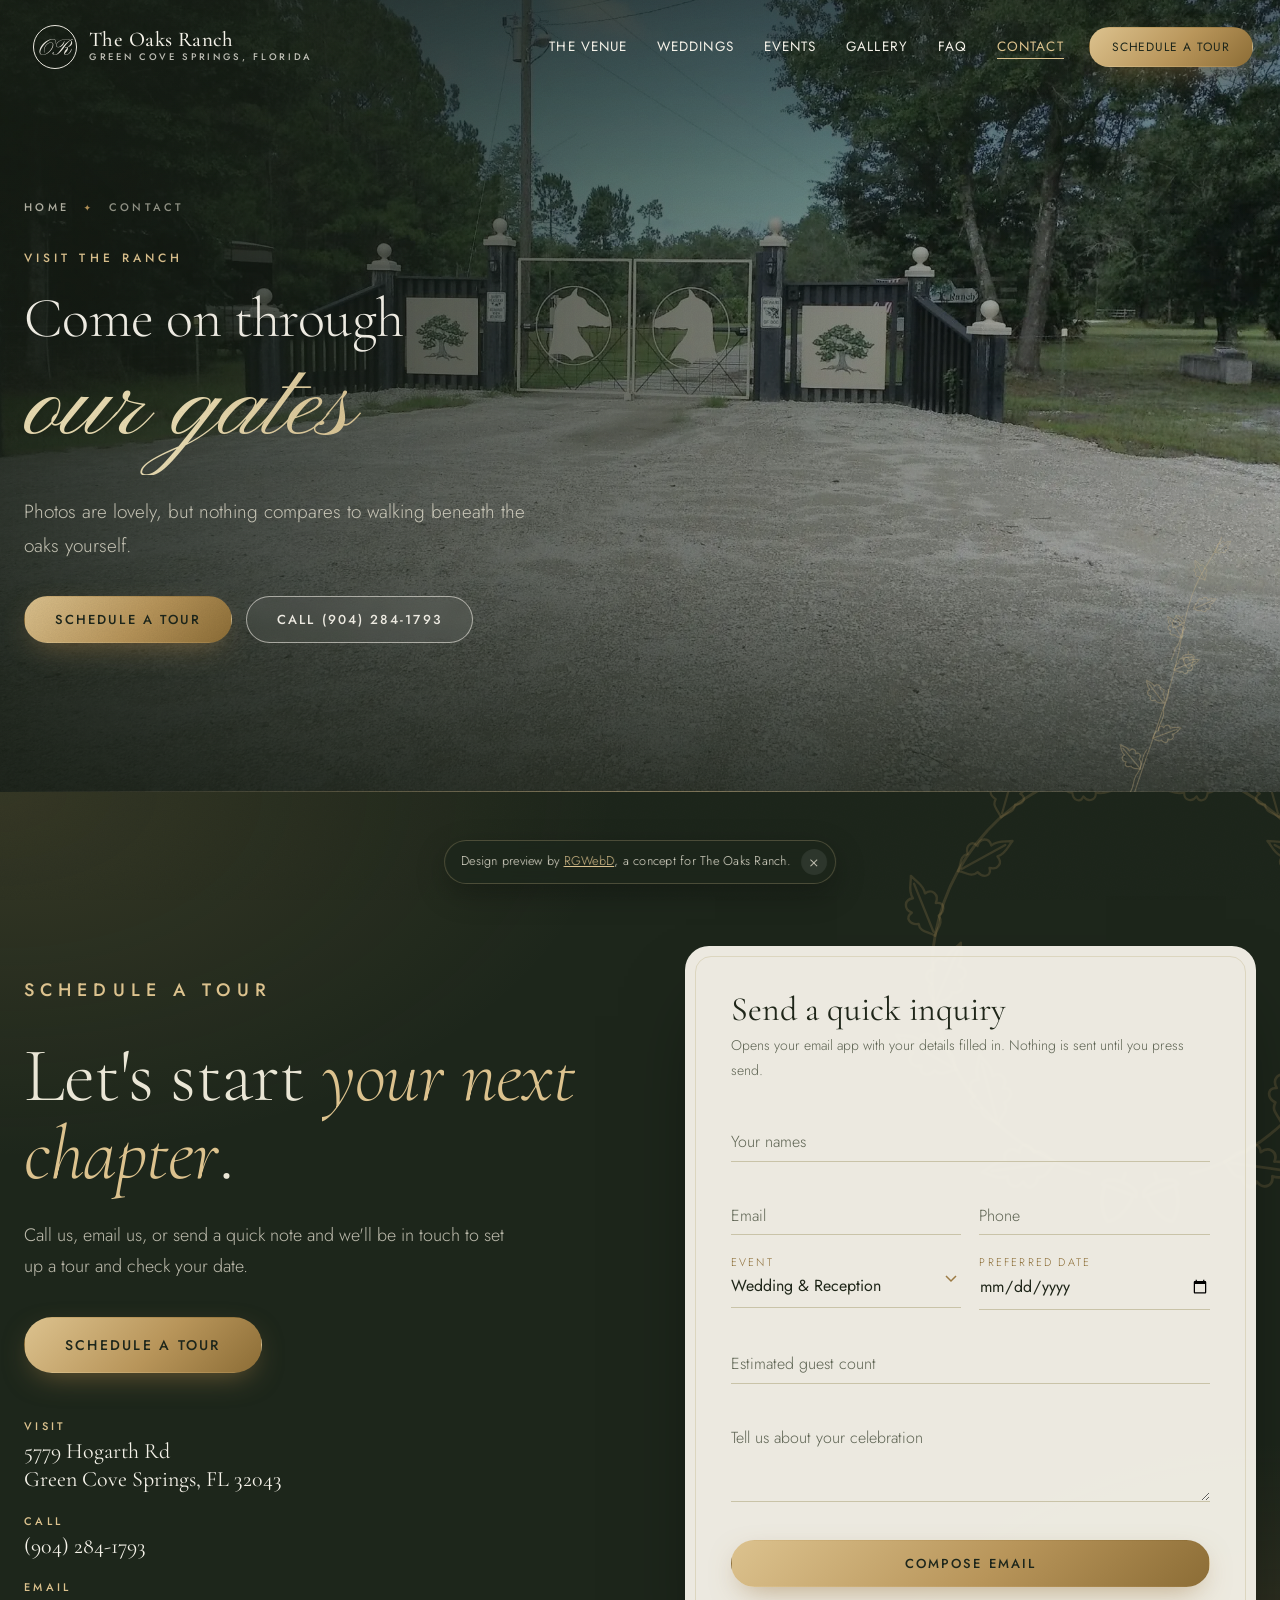
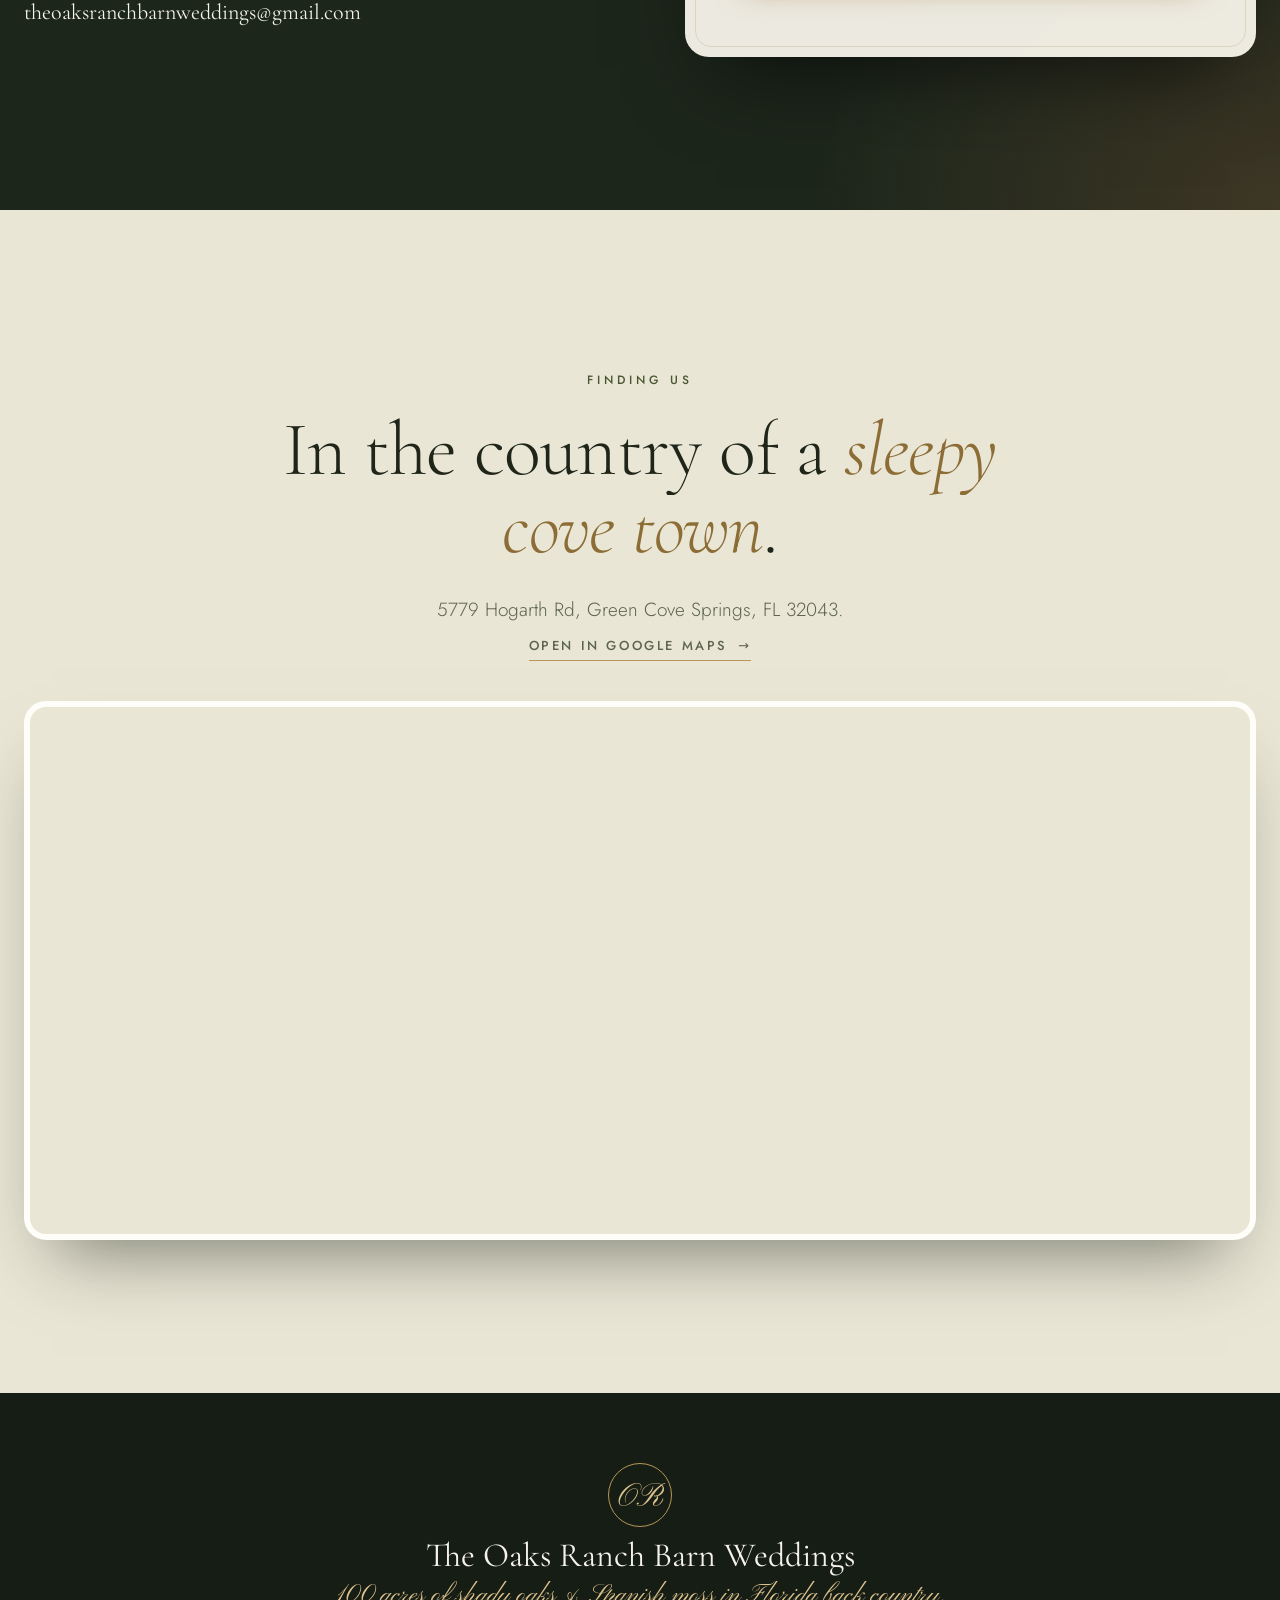
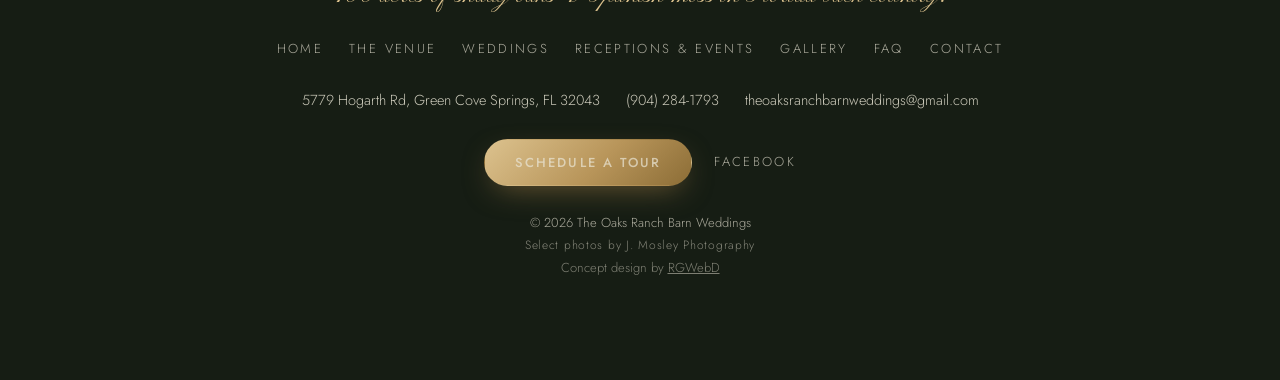
<file: contact.html>
<!doctype html>
<html lang="en">
<head>
  <meta charset="utf-8">
  <meta name="viewport" content="width=device-width, initial-scale=1, viewport-fit=cover">
  <title>Contact &amp; Tours | The Oaks Ranch Barn Weddings, Green Cove Springs FL</title>
  <meta name="description" content="Schedule a tour of The Oaks Ranch at 5779 Hogarth Rd, Green Cove Springs, FL 32043. Call (904) 284-1793 or email theoaksranchbarnweddings@gmail.com.">
  <link rel="canonical" href="https://rgwebd.github.io/theoaksranch/contact.html">
  <meta name="theme-color" content="#1d261b">
  <meta name="robots" content="index, follow, max-image-preview:large">
  <meta property="og:type" content="website">
  <meta property="og:site_name" content="The Oaks Ranch Barn Weddings">
  <meta property="og:title" content="Contact &amp; Tours | The Oaks Ranch Barn Weddings, Green Cove Springs FL">
  <meta property="og:description" content="Schedule a tour of The Oaks Ranch at 5779 Hogarth Rd, Green Cove Springs, FL 32043. Call (904) 284-1793 or email theoaksranchbarnweddings@gmail.com.">
  <meta property="og:url" content="https://rgwebd.github.io/theoaksranch/contact.html">
  <meta property="og:image" content="https://rgwebd.github.io/theoaksranch/images/og.jpg">
  <meta name="twitter:card" content="summary_large_image">
  <meta name="twitter:title" content="Contact &amp; Tours | The Oaks Ranch Barn Weddings, Green Cove Springs FL">
  <meta name="twitter:description" content="Schedule a tour of The Oaks Ranch at 5779 Hogarth Rd, Green Cove Springs, FL 32043. Call (904) 284-1793 or email theoaksranchbarnweddings@gmail.com.">
  <meta name="twitter:image" content="https://rgwebd.github.io/theoaksranch/images/og.jpg">
  <link rel="icon" href="favicon.svg" type="image/svg+xml">
  <link rel="preconnect" href="https://fonts.googleapis.com">
  <link rel="preconnect" href="https://fonts.gstatic.com" crossorigin>
  <link href="https://fonts.googleapis.com/css2?family=Cormorant+Garamond:ital,wght@0,300;0,400;0,500;0,600;1,300;1,400;1,500&family=Pinyon+Script&family=Jost:wght@300;400;500;600&display=swap" rel="stylesheet">
  <link rel="stylesheet" href="styles.css">
  <script>document.documentElement.classList.add("js");</script>
  <script type="application/ld+json">
{
 "@context": "https://schema.org",
 "@graph": [
  {
   "@type": [
    "EventVenue",
    "LocalBusiness"
   ],
   "@id": "https://rgwebd.github.io/theoaksranch/#venue",
   "name": "The Oaks Ranch Barn Weddings",
   "alternateName": [
    "The Oaks Ranch",
    "Florida Barn Weddings at The Oaks Ranch"
   ],
   "description": "The Oaks Ranch is 100 acres of shady oak trees draped in Spanish moss and miles of serene trails in Florida back country. It is a beautiful, secluded setting to have your wedding and reception, with three wedding ceremony sites, a 4,000 sq. ft. barn with a/c and heat and the stable area with a lighted dance floor for wedding rehearsal, ceremony and reception.",
   "url": "https://rgwebd.github.io/theoaksranch/",
   "telephone": "+1-904-284-1793",
   "email": "theoaksranchbarnweddings@gmail.com",
   "image": [
    "https://rgwebd.github.io/theoaksranch/images/og.jpg",
    "https://rgwebd.github.io/theoaksranch/images/colonnade-aisle.webp",
    "https://rgwebd.github.io/theoaksranch/images/barn-reception.webp"
   ],
   "address": {
    "@type": "PostalAddress",
    "streetAddress": "5779 Hogarth Rd",
    "addressLocality": "Green Cove Springs",
    "addressRegion": "FL",
    "postalCode": "32043",
    "addressCountry": "US"
   },
   "hasMap": "https://www.google.com/maps/search/?api=1&query=5779+Hogarth+Rd%2C+Green+Cove+Springs%2C+FL+32043",
   "areaServed": [
    "Green Cove Springs",
    "Clay County",
    "Jacksonville",
    "Northeast Florida"
   ],
   "sameAs": [
    "https://www.facebook.com/profile.php?id=100077868480670",
    "https://theoaksranchbarnweddings.com/",
    "https://www.theknot.com/marketplace/the-oaks-ranch-barn-weddings-green-cove-springs-fl-976248",
    "https://www.weddingwire.com/biz/the-oaks-ranch-barn-weddings-green-cove-springs/ce2cdfdeb54a8d8a.html"
   ],
   "maximumAttendeeCapacity": 300,
   "amenityFeature": [
    {
     "@type": "LocationFeatureSpecification",
     "name": "Three separate ceremony sites with rustic seating",
     "value": true
    },
    {
     "@type": "LocationFeatureSpecification",
     "name": "4,000 sq. ft. barn with a/c & heat",
     "value": true
    },
    {
     "@type": "LocationFeatureSpecification",
     "name": "Stable area with a lighted dance floor",
     "value": true
    },
    {
     "@type": "LocationFeatureSpecification",
     "name": "A/C bridal suite & groom's room with private restrooms",
     "value": true
    },
    {
     "@type": "LocationFeatureSpecification",
     "name": "3 ADA-approved bathrooms",
     "value": true
    },
    {
     "@type": "LocationFeatureSpecification",
     "name": "26 six-ft round tables & 4 nine-ft farmhouse tables",
     "value": true
    },
    {
     "@type": "LocationFeatureSpecification",
     "name": "Spools, shepherd hooks, whiskey barrel bar, rustic cake stands & signs",
     "value": true
    },
    {
     "@type": "LocationFeatureSpecification",
     "name": "Curtains at the ceremony sites, stable area & main barn",
     "value": true
    },
    {
     "@type": "LocationFeatureSpecification",
     "name": "Decorative lighting throughout",
     "value": true
    }
   ],
   "potentialAction": {
    "@type": "ReserveAction",
    "name": "Schedule a tour",
    "target": "mailto:theoaksranchbarnweddings@gmail.com"
   },
   "aggregateRating": {
    "@type": "AggregateRating",
    "ratingValue": "5.0",
    "bestRating": "5",
    "worstRating": "1",
    "ratingCount": 6,
    "reviewCount": 6
   },
   "review": [
    {
     "@type": "Review",
     "author": {
      "@type": "Person",
      "name": "TJ B"
     },
     "reviewRating": {
      "@type": "Rating",
      "ratingValue": "5",
      "bestRating": "5"
     },
     "reviewBody": "I could not have picked a more perfect venue for our ceremony and reception! The land, barn and stables are so beautiful and made decorating a breeze. All of our photos came back gorgeous in the picturesque backgrounds of the acres of land. The venue owners are so incredibly nice and helpful with every detail. The price is also extremely valuable for what you receive. I feel so lucky to have found them!",
     "publisher": {
      "@type": "Organization",
      "name": "The Knot"
     },
     "url": "https://www.theknot.com/marketplace/the-oaks-ranch-barn-weddings-green-cove-springs-fl-976248"
    },
    {
     "@type": "Review",
     "author": {
      "@type": "Person",
      "name": "Shannon H"
     },
     "reviewRating": {
      "@type": "Rating",
      "ratingValue": "5",
      "bestRating": "5"
     },
     "reviewBody": "This place is absolutely amazing. My wedding was magical. The reception area i chose is awesome too. I couldn't recommend this place more to anyone. Tracy and Joe the owners are the sweetest people too. 10/10. Wouldn't tell anyone to go anywhere else for their wedding",
     "publisher": {
      "@type": "Organization",
      "name": "The Knot"
     },
     "url": "https://www.theknot.com/marketplace/the-oaks-ranch-barn-weddings-green-cove-springs-fl-976248"
    },
    {
     "@type": "Review",
     "author": {
      "@type": "Person",
      "name": "Julie"
     },
     "reviewRating": {
      "@type": "Rating",
      "ratingValue": "5",
      "bestRating": "5"
     },
     "reviewBody": "Oaks Ranch is an amazing venue. SO peaceful, it made the most amazing wedding pics. … the price for this venue CANNOT be beat, and trust me, we looked every where. The owners are so patient and kind, by the time the wedding rolled around she felt more like a friend. Everyone enjoyed their time. We highly recommend this property. :)",
     "publisher": {
      "@type": "Organization",
      "name": "WeddingWire"
     },
     "url": "https://www.weddingwire.com/biz/the-oaks-ranch-barn-weddings-green-cove-springs/ce2cdfdeb54a8d8a.html",
     "datePublished": "2018-10-17",
     "name": "Fun at the Ranch"
    }
   ],
   "makesOffer": [
    {
     "@type": "Offer",
     "name": "2-Day Wedding & Reception Package",
     "price": "4000",
     "priceCurrency": "USD",
     "description": "The venue's specialty package. Same amenities as the 1-day package, over two days."
    },
    {
     "@type": "Offer",
     "name": "1-Day Wedding & Reception Package",
     "price": "3000",
     "priceCurrency": "USD",
     "description": "Wedding and reception in one day, with the same amenities as the 2-day package."
    }
   ]
  },
  {
   "@type": "WebPage",
   "@id": "https://rgwebd.github.io/theoaksranch/contact.html#webpage",
   "url": "https://rgwebd.github.io/theoaksranch/contact.html",
   "name": "Contact & Tours | The Oaks Ranch Barn Weddings, Green Cove Springs FL",
   "description": "Schedule a tour of The Oaks Ranch at 5779 Hogarth Rd, Green Cove Springs, FL 32043. Call (904) 284-1793 or email theoaksranchbarnweddings@gmail.com.",
   "isPartOf": {
    "@type": "WebSite",
    "name": "The Oaks Ranch Barn Weddings",
    "url": "https://rgwebd.github.io/theoaksranch/"
   },
   "about": {
    "@id": "https://rgwebd.github.io/theoaksranch/#venue"
   },
   "primaryImageOfPage": "https://rgwebd.github.io/theoaksranch/images/og.jpg"
  },
  {
   "@type": "BreadcrumbList",
   "itemListElement": [
    {
     "@type": "ListItem",
     "position": 1,
     "name": "Home",
     "item": "https://rgwebd.github.io/theoaksranch/"
    },
    {
     "@type": "ListItem",
     "position": 2,
     "name": "Contact",
     "item": "https://rgwebd.github.io/theoaksranch/contact.html"
    }
   ]
  }
 ]
}
  </script>
<script src="https://cosmiccallers.lovable.app/demo-track.js" data-demo="theoaksranch" defer></script>
</head>
<body class="page-contact">
  <a class="skip" href="#main">Skip to content</a>

  <div class="grain" aria-hidden="true"></div>
  <div class="progress" aria-hidden="true"><span></span></div>

  <aside class="preview-bar" role="note">
    <span>Design preview by <a href="https://github.com/RGWebD" rel="noopener">RGWebD</a><span class="pv-long">, a concept for The Oaks Ranch</span>.</span>
    <button type="button" class="preview-bar__x" aria-label="Dismiss preview notice">&times;</button>
  </aside>

  <header class="nav" id="top">
    <a class="brand" href="./" aria-label="The Oaks Ranch home">
      <span class="brand__mono" aria-hidden="true">OR</span>
      <span class="brand__text"><span class="brand__name">The Oaks Ranch</span><span class="brand__sub">Green Cove Springs, Florida</span></span>
    </a>
    <nav aria-label="Main">
      <ul id="menu" class="menu">
        <li><a href="venue.html">The Venue</a></li><li><a href="weddings.html">Weddings</a></li><li><a href="events.html">Events</a></li><li><a href="gallery.html">Gallery</a></li><li><a href="faq.html">FAQ</a></li><li><a href="contact.html" aria-current="page">Contact</a></li>
        <li class="menu__cta"><a class="btn btn--gold magnetic" href="mailto:theoaksranchbarnweddings@gmail.com?subject=Tour%20request%3A%20The%20Oaks%20Ranch&amp;body=Hi%21%20We%27d%20love%20to%20schedule%20a%20tour%20of%20The%20Oaks%20Ranch.%0A%0AOur%20names%3A%0APhone%3A%0AWedding%20date%20or%20season%3A%0AEstimated%20guest%20count%3A%0ABest%20days%20and%20times%20for%20a%20tour%3A%0A%0AThank%20you%21"><span>Schedule a Tour</span></a></li>
      </ul>
    </nav>
    <button class="menu-toggle" type="button" aria-expanded="false" aria-controls="menu" aria-label="Open menu"><span></span><span></span></button>
  </header>

  <main id="main">
    <section class="phero phero--photo" aria-labelledby="page-title">
      <div class="phero__bg" data-parallax="0.4" aria-hidden="true"><img src="images/front-gate.webp" srcset="images/front-gate-sm.webp 800w, images/front-gate.webp 1920w" sizes="100vw" width="1920" height="1434" decoding="async" alt="" fetchpriority="high" style="object-position:50% 40%"></div>
      <div class="phero__veil" aria-hidden="true"></div>
      <svg class="phero__sprig draw" viewBox="0 0 120 320" aria-hidden="true"><use href="#sprig"/></svg>
      <div class="wrap phero__grid">
        <div class="phero__copy">
          <nav class="phero__crumb phero__anim" aria-label="Breadcrumb"><a href="./">Home</a> <span aria-hidden="true">✦</span> <span aria-current="page">Contact</span></nav>
          <p class="eyebrow phero__anim">Visit the Ranch</p>
          <h1 id="page-title" class="phero__title"><span class="phero__line split">Come on through</span> <span class="phero__script">our gates</span></h1>
          <p class="phero__lede phero__anim">Photos are lovely, but nothing compares to walking beneath the oaks yourself.</p>
          <div class="phero__cta phero__anim"><a class="btn btn--gold magnetic" href="mailto:theoaksranchbarnweddings@gmail.com?subject=Tour%20request%3A%20The%20Oaks%20Ranch&amp;body=Hi%21%20We%27d%20love%20to%20schedule%20a%20tour%20of%20The%20Oaks%20Ranch.%0A%0AOur%20names%3A%0APhone%3A%0AWedding%20date%20or%20season%3A%0AEstimated%20guest%20count%3A%0ABest%20days%20and%20times%20for%20a%20tour%3A%0A%0AThank%20you%21"><span>Schedule a Tour</span></a><a class="btn btn--ghost magnetic" href="tel:+19042841793"><span>Call (904) 284-1793</span></a></div>
        </div>
      </div>
    </section>
    <!-- CONTACT -->
    <section class="contact section section--dark" id="contact" aria-labelledby="contact-title">
      <svg class="contact__wreath draw" viewBox="0 0 200 200" aria-hidden="true"><use href="#wreath"/></svg>
      <div class="wrap contact__grid">
        <div class="contact__copy">
          <p class="eyebrow reveal">Schedule a Tour</p>
          <h2 id="contact-title" class="display split">Let's start <em>your next chapter</em>.</h2>
          <p class="reveal">Call us, email us, or send a quick note and we'll be in touch to set up a tour and check your date.</p>
          <a class="reveal btn btn--gold btn--lg magnetic" href="mailto:theoaksranchbarnweddings@gmail.com?subject=Tour%20request%3A%20The%20Oaks%20Ranch&amp;body=Hi%21%20We%27d%20love%20to%20schedule%20a%20tour%20of%20The%20Oaks%20Ranch.%0A%0AOur%20names%3A%0APhone%3A%0AWedding%20date%20or%20season%3A%0AEstimated%20guest%20count%3A%0ABest%20days%20and%20times%20for%20a%20tour%3A%0A%0AThank%20you%21"><span>Schedule a Tour</span></a>
          <address class="contact__info reveal">
            <a href="https://www.google.com/maps/search/?api=1&amp;query=5779+Hogarth+Rd%2C+Green+Cove+Springs%2C+FL+32043" target="_blank" rel="noopener"><small>Visit</small>5779 Hogarth Rd<br>Green Cove Springs, FL 32043</a>
            <a href="tel:+19042841793"><small>Call</small>(904) 284-1793</a>
            <a href="mailto:theoaksranchbarnweddings@gmail.com"><small>Email</small>theoaksranchbarnweddings<wbr>@gmail.com</a>
          </address>
        </div>
        <form class="inquiry reveal" id="inquiry" novalidate>
          <h3>Send a quick inquiry</h3>
          <p class="inquiry__note">Opens your email app with your details filled in. Nothing is sent until you press send.</p>
          <div class="field"><input id="f-name" name="name" required autocomplete="name" placeholder=" "><label for="f-name">Your names</label></div>
          <div class="field-row">
            <div class="field"><input id="f-email" name="email" type="email" required autocomplete="email" placeholder=" "><label for="f-email">Email</label></div>
            <div class="field"><input id="f-phone" name="phone" type="tel" autocomplete="tel" placeholder=" "><label for="f-phone">Phone</label></div>
          </div>
          <div class="field-row">
            <div class="field"><select id="f-type" name="type"><option>Wedding &amp; Reception</option><option>Ceremony Only</option><option>Reception</option><option>Rehearsal Dinner</option><option>Special Event</option><option>Tour Only</option></select><label for="f-type" class="up">Event</label></div>
            <div class="field"><input id="f-date" name="date" type="date" placeholder=" "><label for="f-date" class="up">Preferred date</label></div>
          </div>
          <div class="field"><input id="f-guests" name="guests" inputmode="numeric" placeholder=" "><label for="f-guests">Estimated guest count</label></div>
          <div class="field"><textarea id="f-msg" name="message" rows="3" placeholder=" "></textarea><label for="f-msg">Tell us about your celebration</label></div>
          <button class="btn btn--gold btn--block magnetic" type="submit"><span>Compose Email</span></button>
          <p class="inquiry__err" role="alert"></p>
        </form>
      </div>
    </section>
    <section class="mapsec section section--cream" aria-labelledby="map-title">
      <div class="wrap">
        <header class="section-head center">
          <p class="eyebrow reveal">Finding Us</p>
          <h2 id="map-title" class="display split">In the country of a <em>sleepy cove town</em>.</h2>
          <p class="section-lede reveal">5779 Hogarth Rd, Green Cove Springs, FL 32043. <a class="link-arrow" href="https://www.google.com/maps/search/?api=1&amp;query=5779+Hogarth+Rd%2C+Green+Cove+Springs%2C+FL+32043" target="_blank" rel="noopener">Open in Google Maps <span aria-hidden="true">→</span></a></p>
        </header>
        <figure class="map reveal"><iframe title="Map to The Oaks Ranch, 5779 Hogarth Rd, Green Cove Springs, FL 32043" src="https://maps.google.com/maps?q=5779%20Hogarth%20Rd%2C%20Green%20Cove%20Springs%2C%20FL%2032043&amp;z=13&amp;output=embed" loading="lazy" referrerpolicy="no-referrer-when-downgrade"></iframe></figure>
      </div>
    </section>

  </main>

  <footer class="footer">
    <div class="wrap footer__inner">
      <div class="footer__brand">
        <span class="footer__mono" aria-hidden="true">OR</span>
        <p class="footer__name">The Oaks Ranch Barn Weddings</p>
        <p class="footer__tag">100 acres of shady oaks &amp; Spanish moss in Florida back country.</p>
      </div>
      <nav class="footer__nav" aria-label="Footer">
        <a href="./">Home</a><a href="venue.html">The Venue</a><a href="weddings.html">Weddings</a><a href="events.html">Receptions &amp; Events</a><a href="gallery.html">Gallery</a><a href="faq.html">FAQ</a><a href="contact.html">Contact</a>
      </nav>
      <div class="footer__contact">
        <a href="https://www.google.com/maps/search/?api=1&amp;query=5779+Hogarth+Rd%2C+Green+Cove+Springs%2C+FL+32043" target="_blank" rel="noopener">5779 Hogarth Rd, Green Cove Springs, FL 32043</a>
        <a href="tel:+19042841793">(904) 284-1793</a>
        <a href="mailto:theoaksranchbarnweddings@gmail.com">theoaksranchbarnweddings@gmail.com</a>
      </div>
      <div class="footer__actions">
        <a class="btn btn--gold magnetic" href="mailto:theoaksranchbarnweddings@gmail.com?subject=Tour%20request%3A%20The%20Oaks%20Ranch&amp;body=Hi%21%20We%27d%20love%20to%20schedule%20a%20tour%20of%20The%20Oaks%20Ranch.%0A%0AOur%20names%3A%0APhone%3A%0AWedding%20date%20or%20season%3A%0AEstimated%20guest%20count%3A%0ABest%20days%20and%20times%20for%20a%20tour%3A%0A%0AThank%20you%21"><span>Schedule a Tour</span></a>
        <a class="footer__social" href="https://www.facebook.com/profile.php?id=100077868480670" target="_blank" rel="noopener">Facebook</a>
      </div>
      <p class="footer__legal">© <span data-year>2026</span> The Oaks Ranch Barn Weddings<br><span class="footer__photo">Select photos by J. Mosley Photography</span><br><span class="footer__credit">Concept design by <a href="https://github.com/RGWebD" rel="noopener">RGWebD</a></span></p>
    </div>
  </footer>

  <!-- SVG sprites: oak leaves, acorns & Spanish moss -->
  <svg width="0" height="0" style="position:absolute" aria-hidden="true">
    <defs>
      <symbol id="sprig" viewBox="0 0 120 320"><g fill="none" stroke="currentColor" stroke-width="1.2" stroke-linecap="round" stroke-linejoin="round"><path d="M60 318 C 58 250, 66 190, 56 120 S 62 40, 64 4"/><path transform="translate(58.0 272.0) rotate(-58) scale(1.15)" d="M0 0 C -2 -3 -6 -4 -5 -8 C -9 -9 -10 -13 -6 -14 C -9 -17 -7 -21 -3 -20 C -4 -24 -1 -27 0 -30 C 1 -27 4 -24 3 -20 C 7 -21 9 -17 6 -14 C 10 -13 9 -9 5 -8 C 6 -4 2 -3 0 0Z M0 -2 L0 -26"/><path transform="translate(60.0 236.0) rotate(52) scale(1.10)" d="M0 0 C -2 -3 -6 -4 -5 -8 C -9 -9 -10 -13 -6 -14 C -9 -17 -7 -21 -3 -20 C -4 -24 -1 -27 0 -30 C 1 -27 4 -24 3 -20 C 7 -21 9 -17 6 -14 C 10 -13 9 -9 5 -8 C 6 -4 2 -3 0 0Z M0 -2 L0 -26"/><path transform="translate(60.0 196.0) rotate(-55) scale(1.05)" d="M0 0 C -2 -3 -6 -4 -5 -8 C -9 -9 -10 -13 -6 -14 C -9 -17 -7 -21 -3 -20 C -4 -24 -1 -27 0 -30 C 1 -27 4 -24 3 -20 C 7 -21 9 -17 6 -14 C 10 -13 9 -9 5 -8 C 6 -4 2 -3 0 0Z M0 -2 L0 -26"/><path transform="translate(59.0 158.0) rotate(50) scale(1.00)" d="M0 0 C -2 -3 -6 -4 -5 -8 C -9 -9 -10 -13 -6 -14 C -9 -17 -7 -21 -3 -20 C -4 -24 -1 -27 0 -30 C 1 -27 4 -24 3 -20 C 7 -21 9 -17 6 -14 C 10 -13 9 -9 5 -8 C 6 -4 2 -3 0 0Z M0 -2 L0 -26"/><path transform="translate(57.0 122.0) rotate(-52) scale(0.95)" d="M0 0 C -2 -3 -6 -4 -5 -8 C -9 -9 -10 -13 -6 -14 C -9 -17 -7 -21 -3 -20 C -4 -24 -1 -27 0 -30 C 1 -27 4 -24 3 -20 C 7 -21 9 -17 6 -14 C 10 -13 9 -9 5 -8 C 6 -4 2 -3 0 0Z M0 -2 L0 -26"/><path transform="translate(59.0 88.0) rotate(48) scale(0.90)" d="M0 0 C -2 -3 -6 -4 -5 -8 C -9 -9 -10 -13 -6 -14 C -9 -17 -7 -21 -3 -20 C -4 -24 -1 -27 0 -30 C 1 -27 4 -24 3 -20 C 7 -21 9 -17 6 -14 C 10 -13 9 -9 5 -8 C 6 -4 2 -3 0 0Z M0 -2 L0 -26"/><path transform="translate(61.0 54.0) rotate(-45) scale(0.80)" d="M0 0 C -2 -3 -6 -4 -5 -8 C -9 -9 -10 -13 -6 -14 C -9 -17 -7 -21 -3 -20 C -4 -24 -1 -27 0 -30 C 1 -27 4 -24 3 -20 C 7 -21 9 -17 6 -14 C 10 -13 9 -9 5 -8 C 6 -4 2 -3 0 0Z M0 -2 L0 -26"/><path transform="translate(63.0 22.0) rotate(35) scale(0.70)" d="M0 0 C -2 -3 -6 -4 -5 -8 C -9 -9 -10 -13 -6 -14 C -9 -17 -7 -21 -3 -20 C -4 -24 -1 -27 0 -30 C 1 -27 4 -24 3 -20 C 7 -21 9 -17 6 -14 C 10 -13 9 -9 5 -8 C 6 -4 2 -3 0 0Z M0 -2 L0 -26"/><path transform="translate(70.0 140.0) rotate(-20) scale(1.10)" d="M-5 0 C -5 6 -2 10 0 11 C 2 10 5 6 5 0Z M-6 0 C -6 -4 6 -4 6 0Z M0 -3 L0 -6"/><path transform="translate(48.0 104.0) rotate(25) scale(1.00)" d="M-5 0 C -5 6 -2 10 0 11 C 2 10 5 6 5 0Z M-6 0 C -6 -4 6 -4 6 0Z M0 -3 L0 -6"/><path d="M58 250 c -4 10 2 18 -2 28 c -3 8 2 14 -1 22"/><path d="M60 180 c 5 9 -1 17 3 26 c 3 7 -2 13 1 20"/><path d="M57 110 c -5 8 1 15 -3 23 c -2 6 1 10 -1 15"/></g></symbol>
      <symbol id="flourish" viewBox="0 0 240 24"><g fill="none" stroke="currentColor" stroke-width="1.2" stroke-linecap="round"><path d="M4 12 C 40 12, 60 2, 96 12 M236 12 C 200 12, 180 2, 144 12"/><path transform="translate(120.0 21.0) rotate(0) scale(0.62)" d="M0 0 C -2 -3 -6 -4 -5 -8 C -9 -9 -10 -13 -6 -14 C -9 -17 -7 -21 -3 -20 C -4 -24 -1 -27 0 -30 C 1 -27 4 -24 3 -20 C 7 -21 9 -17 6 -14 C 10 -13 9 -9 5 -8 C 6 -4 2 -3 0 0Z M0 -2 L0 -26"/><circle cx="104" cy="12" r="2"/><circle cx="136" cy="12" r="2"/></g></symbol>
      <symbol id="wreath" viewBox="0 0 200 200"><g fill="none" stroke="currentColor" stroke-width="1.1" stroke-linecap="round" stroke-linejoin="round"><path d="M80.6 177.6 A 80 80 0 0 1 72.6 24.8"/><path d="M119.4 177.6 A 80 80 0 0 0 127.4 24.8"/><path transform="translate(67.5 173.1) rotate(-98) scale(0.95)" d="M0 0 C -2 -3 -6 -4 -5 -8 C -9 -9 -10 -13 -6 -14 C -9 -17 -7 -21 -3 -20 C -4 -24 -1 -27 0 -30 C 1 -27 4 -24 3 -20 C 7 -21 9 -17 6 -14 C 10 -13 9 -9 5 -8 C 6 -4 2 -3 0 0Z M0 -2 L0 -26"/><path transform="translate(132.5 173.1) rotate(98) scale(0.95)" d="M0 0 C -2 -3 -6 -4 -5 -8 C -9 -9 -10 -13 -6 -14 C -9 -17 -7 -21 -3 -20 C -4 -24 -1 -27 0 -30 C 1 -27 4 -24 3 -20 C 7 -21 9 -17 6 -14 C 10 -13 9 -9 5 -8 C 6 -4 2 -3 0 0Z M0 -2 L0 -26"/><path transform="translate(45.4 158.5) rotate(-15) scale(0.92)" d="M0 0 C -2 -3 -6 -4 -5 -8 C -9 -9 -10 -13 -6 -14 C -9 -17 -7 -21 -3 -20 C -4 -24 -1 -27 0 -30 C 1 -27 4 -24 3 -20 C 7 -21 9 -17 6 -14 C 10 -13 9 -9 5 -8 C 6 -4 2 -3 0 0Z M0 -2 L0 -26"/><path transform="translate(154.6 158.5) rotate(15) scale(0.92)" d="M0 0 C -2 -3 -6 -4 -5 -8 C -9 -9 -10 -13 -6 -14 C -9 -17 -7 -21 -3 -20 C -4 -24 -1 -27 0 -30 C 1 -27 4 -24 3 -20 C 7 -21 9 -17 6 -14 C 10 -13 9 -9 5 -8 C 6 -4 2 -3 0 0Z M0 -2 L0 -26"/><path transform="translate(29.4 137.6) rotate(-60) scale(0.89)" d="M0 0 C -2 -3 -6 -4 -5 -8 C -9 -9 -10 -13 -6 -14 C -9 -17 -7 -21 -3 -20 C -4 -24 -1 -27 0 -30 C 1 -27 4 -24 3 -20 C 7 -21 9 -17 6 -14 C 10 -13 9 -9 5 -8 C 6 -4 2 -3 0 0Z M0 -2 L0 -26"/><path transform="translate(170.6 137.6) rotate(60) scale(0.89)" d="M0 0 C -2 -3 -6 -4 -5 -8 C -9 -9 -10 -13 -6 -14 C -9 -17 -7 -21 -3 -20 C -4 -24 -1 -27 0 -30 C 1 -27 4 -24 3 -20 C 7 -21 9 -17 6 -14 C 10 -13 9 -9 5 -8 C 6 -4 2 -3 0 0Z M0 -2 L0 -26"/><path transform="translate(21.0 112.5) rotate(23) scale(0.86)" d="M0 0 C -2 -3 -6 -4 -5 -8 C -9 -9 -10 -13 -6 -14 C -9 -17 -7 -21 -3 -20 C -4 -24 -1 -27 0 -30 C 1 -27 4 -24 3 -20 C 7 -21 9 -17 6 -14 C 10 -13 9 -9 5 -8 C 6 -4 2 -3 0 0Z M0 -2 L0 -26"/><path transform="translate(179.0 112.5) rotate(-23) scale(0.86)" d="M0 0 C -2 -3 -6 -4 -5 -8 C -9 -9 -10 -13 -6 -14 C -9 -17 -7 -21 -3 -20 C -4 -24 -1 -27 0 -30 C 1 -27 4 -24 3 -20 C 7 -21 9 -17 6 -14 C 10 -13 9 -9 5 -8 C 6 -4 2 -3 0 0Z M0 -2 L0 -26"/><path transform="translate(21.2 86.1) rotate(-22) scale(0.83)" d="M0 0 C -2 -3 -6 -4 -5 -8 C -9 -9 -10 -13 -6 -14 C -9 -17 -7 -21 -3 -20 C -4 -24 -1 -27 0 -30 C 1 -27 4 -24 3 -20 C 7 -21 9 -17 6 -14 C 10 -13 9 -9 5 -8 C 6 -4 2 -3 0 0Z M0 -2 L0 -26"/><path transform="translate(178.8 86.1) rotate(22) scale(0.83)" d="M0 0 C -2 -3 -6 -4 -5 -8 C -9 -9 -10 -13 -6 -14 C -9 -17 -7 -21 -3 -20 C -4 -24 -1 -27 0 -30 C 1 -27 4 -24 3 -20 C 7 -21 9 -17 6 -14 C 10 -13 9 -9 5 -8 C 6 -4 2 -3 0 0Z M0 -2 L0 -26"/><path transform="translate(30.0 61.2) rotate(61) scale(0.80)" d="M0 0 C -2 -3 -6 -4 -5 -8 C -9 -9 -10 -13 -6 -14 C -9 -17 -7 -21 -3 -20 C -4 -24 -1 -27 0 -30 C 1 -27 4 -24 3 -20 C 7 -21 9 -17 6 -14 C 10 -13 9 -9 5 -8 C 6 -4 2 -3 0 0Z M0 -2 L0 -26"/><path transform="translate(170.0 61.2) rotate(-61) scale(0.80)" d="M0 0 C -2 -3 -6 -4 -5 -8 C -9 -9 -10 -13 -6 -14 C -9 -17 -7 -21 -3 -20 C -4 -24 -1 -27 0 -30 C 1 -27 4 -24 3 -20 C 7 -21 9 -17 6 -14 C 10 -13 9 -9 5 -8 C 6 -4 2 -3 0 0Z M0 -2 L0 -26"/><path transform="translate(46.5 40.5) rotate(16) scale(0.77)" d="M0 0 C -2 -3 -6 -4 -5 -8 C -9 -9 -10 -13 -6 -14 C -9 -17 -7 -21 -3 -20 C -4 -24 -1 -27 0 -30 C 1 -27 4 -24 3 -20 C 7 -21 9 -17 6 -14 C 10 -13 9 -9 5 -8 C 6 -4 2 -3 0 0Z M0 -2 L0 -26"/><path transform="translate(153.5 40.5) rotate(-16) scale(0.77)" d="M0 0 C -2 -3 -6 -4 -5 -8 C -9 -9 -10 -13 -6 -14 C -9 -17 -7 -21 -3 -20 C -4 -24 -1 -27 0 -30 C 1 -27 4 -24 3 -20 C 7 -21 9 -17 6 -14 C 10 -13 9 -9 5 -8 C 6 -4 2 -3 0 0Z M0 -2 L0 -26"/><path transform="translate(68.7 26.4) rotate(99) scale(0.74)" d="M0 0 C -2 -3 -6 -4 -5 -8 C -9 -9 -10 -13 -6 -14 C -9 -17 -7 -21 -3 -20 C -4 -24 -1 -27 0 -30 C 1 -27 4 -24 3 -20 C 7 -21 9 -17 6 -14 C 10 -13 9 -9 5 -8 C 6 -4 2 -3 0 0Z M0 -2 L0 -26"/><path transform="translate(131.3 26.4) rotate(-99) scale(0.74)" d="M0 0 C -2 -3 -6 -4 -5 -8 C -9 -9 -10 -13 -6 -14 C -9 -17 -7 -21 -3 -20 C -4 -24 -1 -27 0 -30 C 1 -27 4 -24 3 -20 C 7 -21 9 -17 6 -14 C 10 -13 9 -9 5 -8 C 6 -4 2 -3 0 0Z M0 -2 L0 -26"/><path transform="translate(92.0 184.0) rotate(20) scale(1.15)" d="M-5 0 C -5 6 -2 10 0 11 C 2 10 5 6 5 0Z M-6 0 C -6 -4 6 -4 6 0Z M0 -3 L0 -6"/><path transform="translate(108.0 184.0) rotate(-20) scale(1.15)" d="M-5 0 C -5 6 -2 10 0 11 C 2 10 5 6 5 0Z M-6 0 C -6 -4 6 -4 6 0Z M0 -3 L0 -6"/></g></symbol>
    </defs>
  </svg>

  <script src="script.js" defer></script>
</body>
</html>
</file>
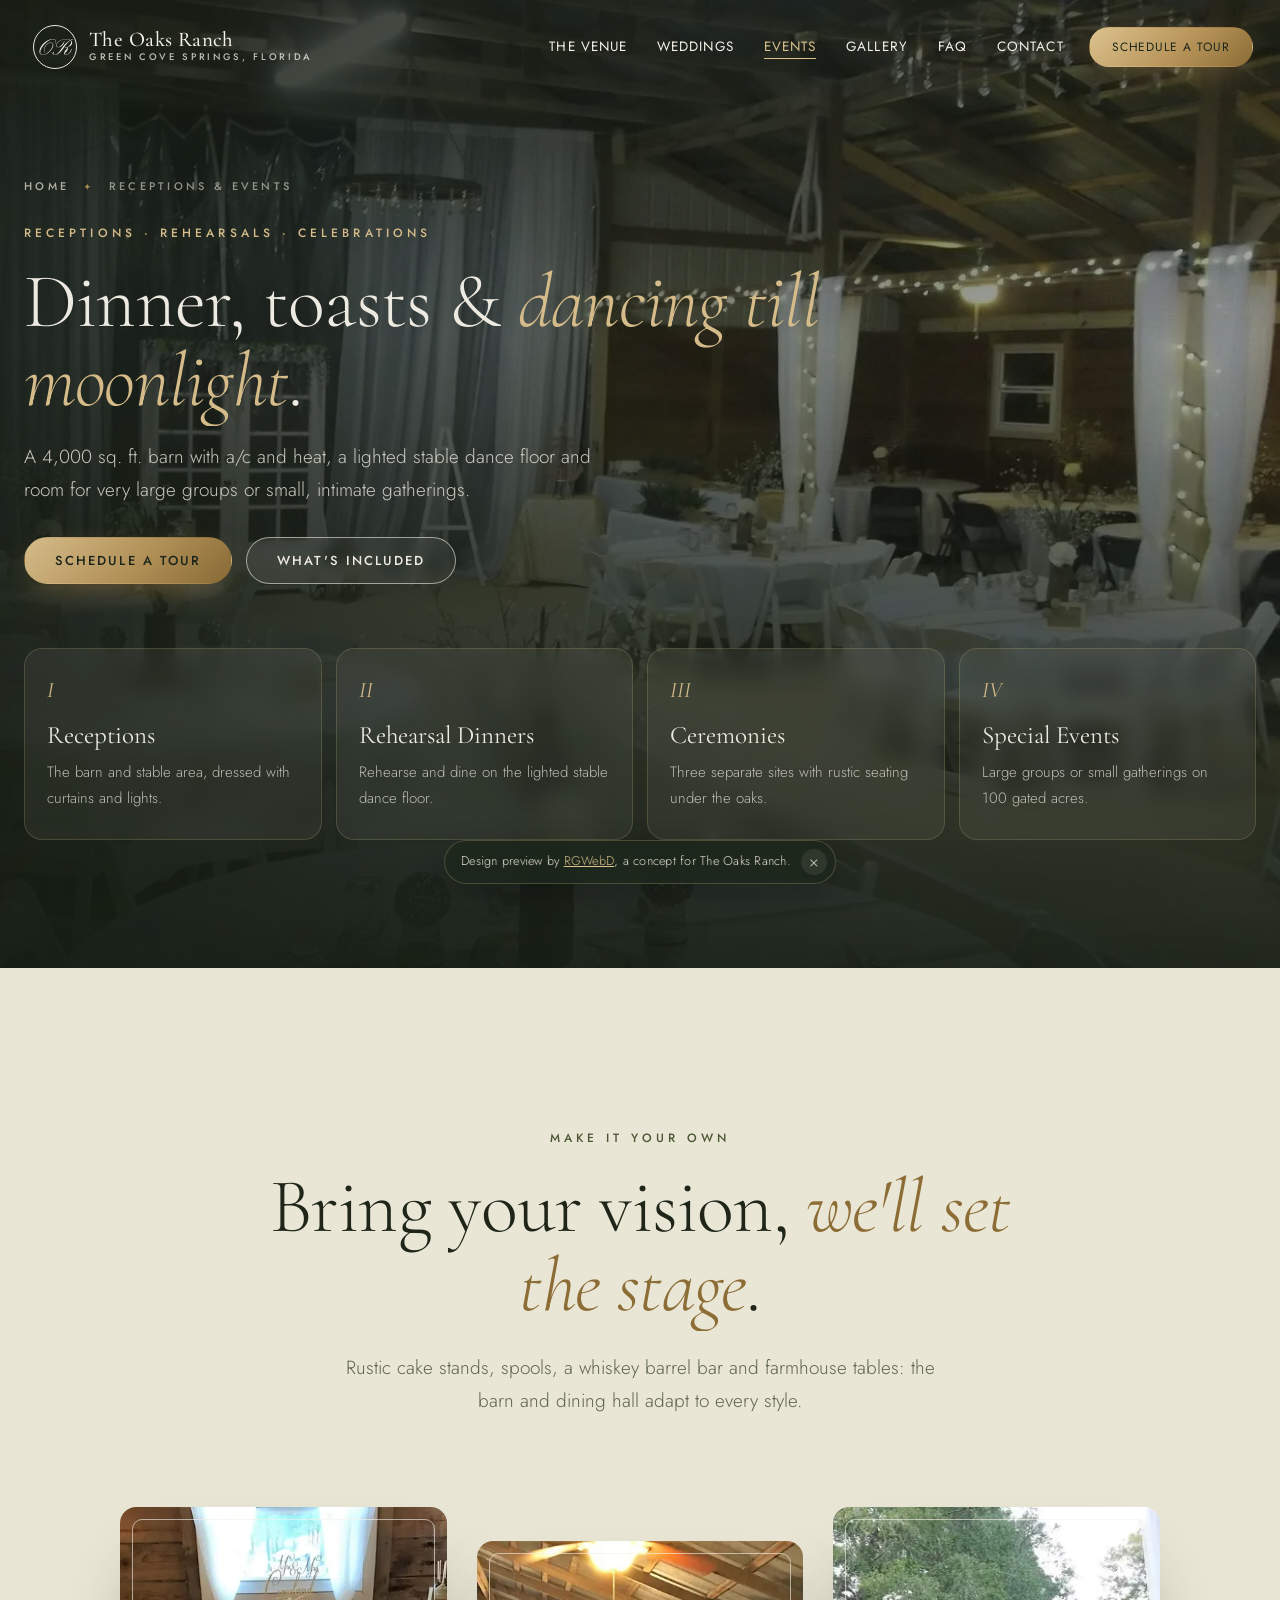
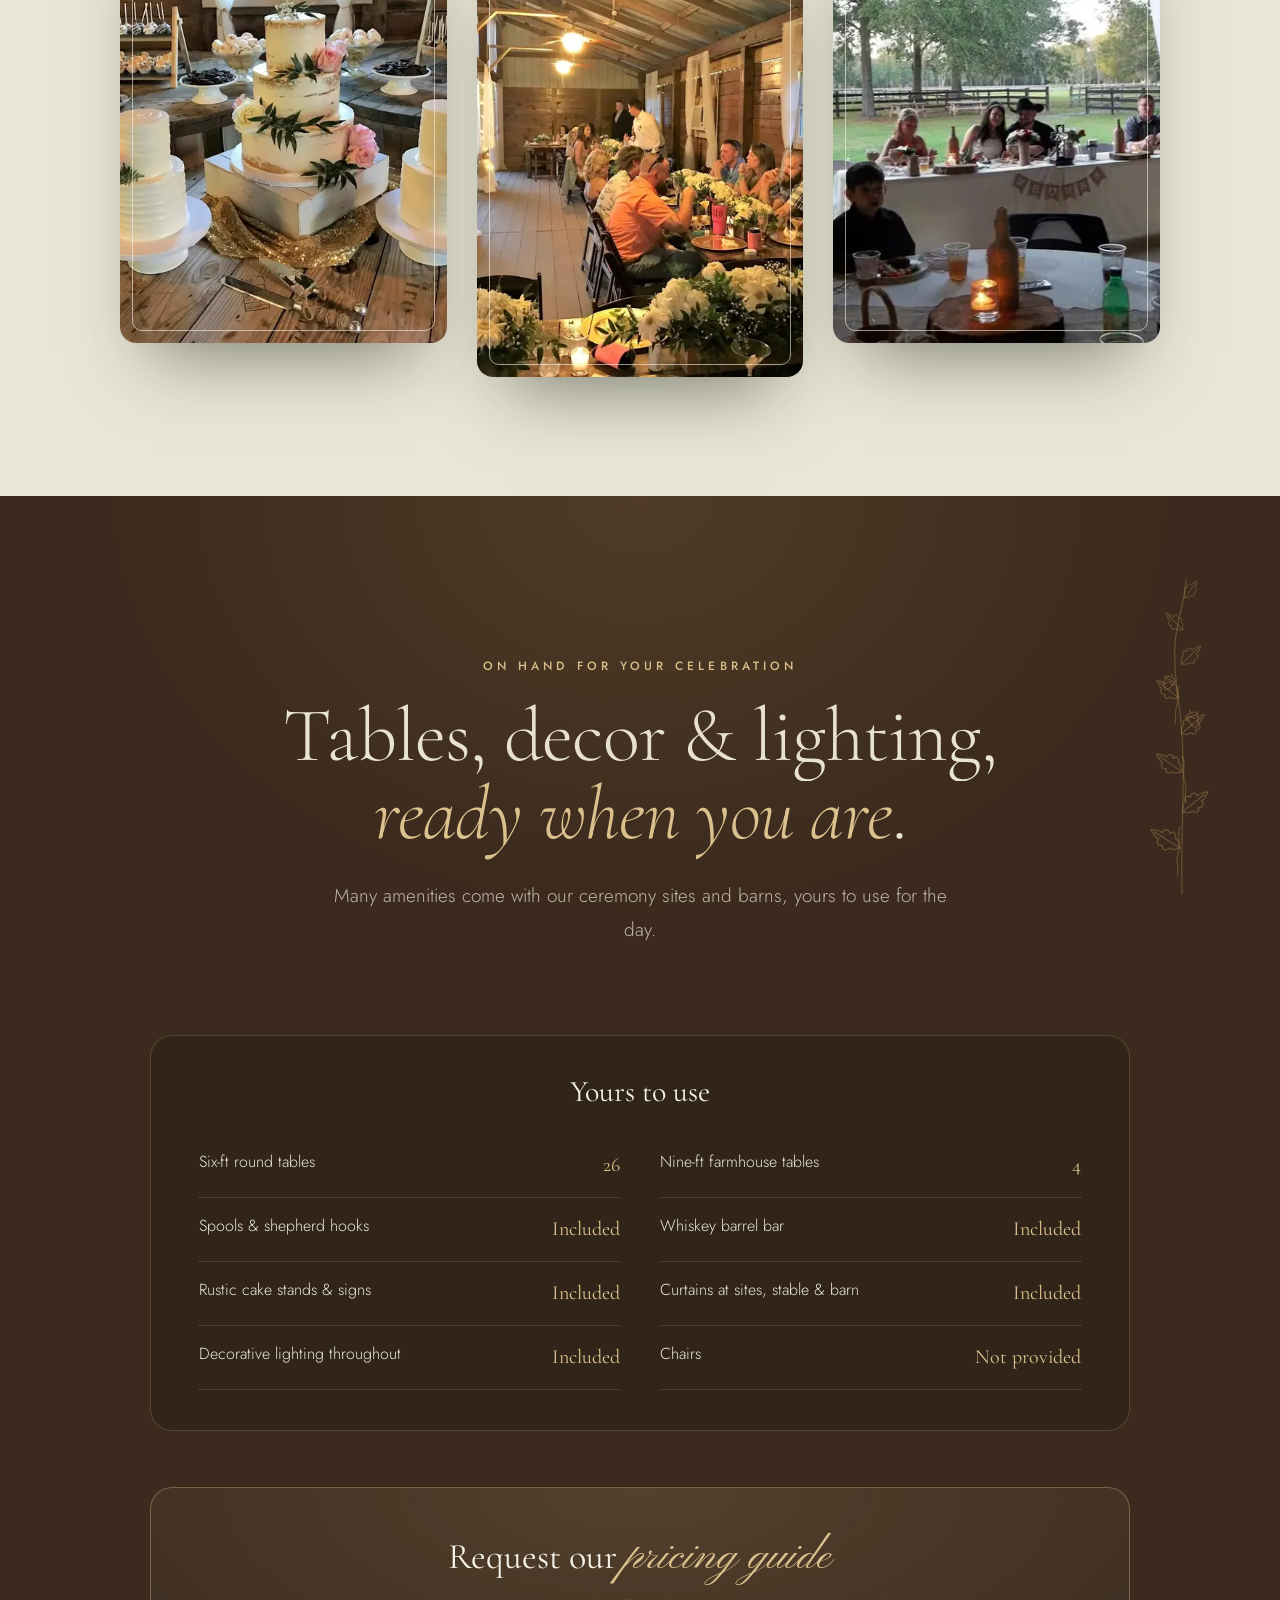
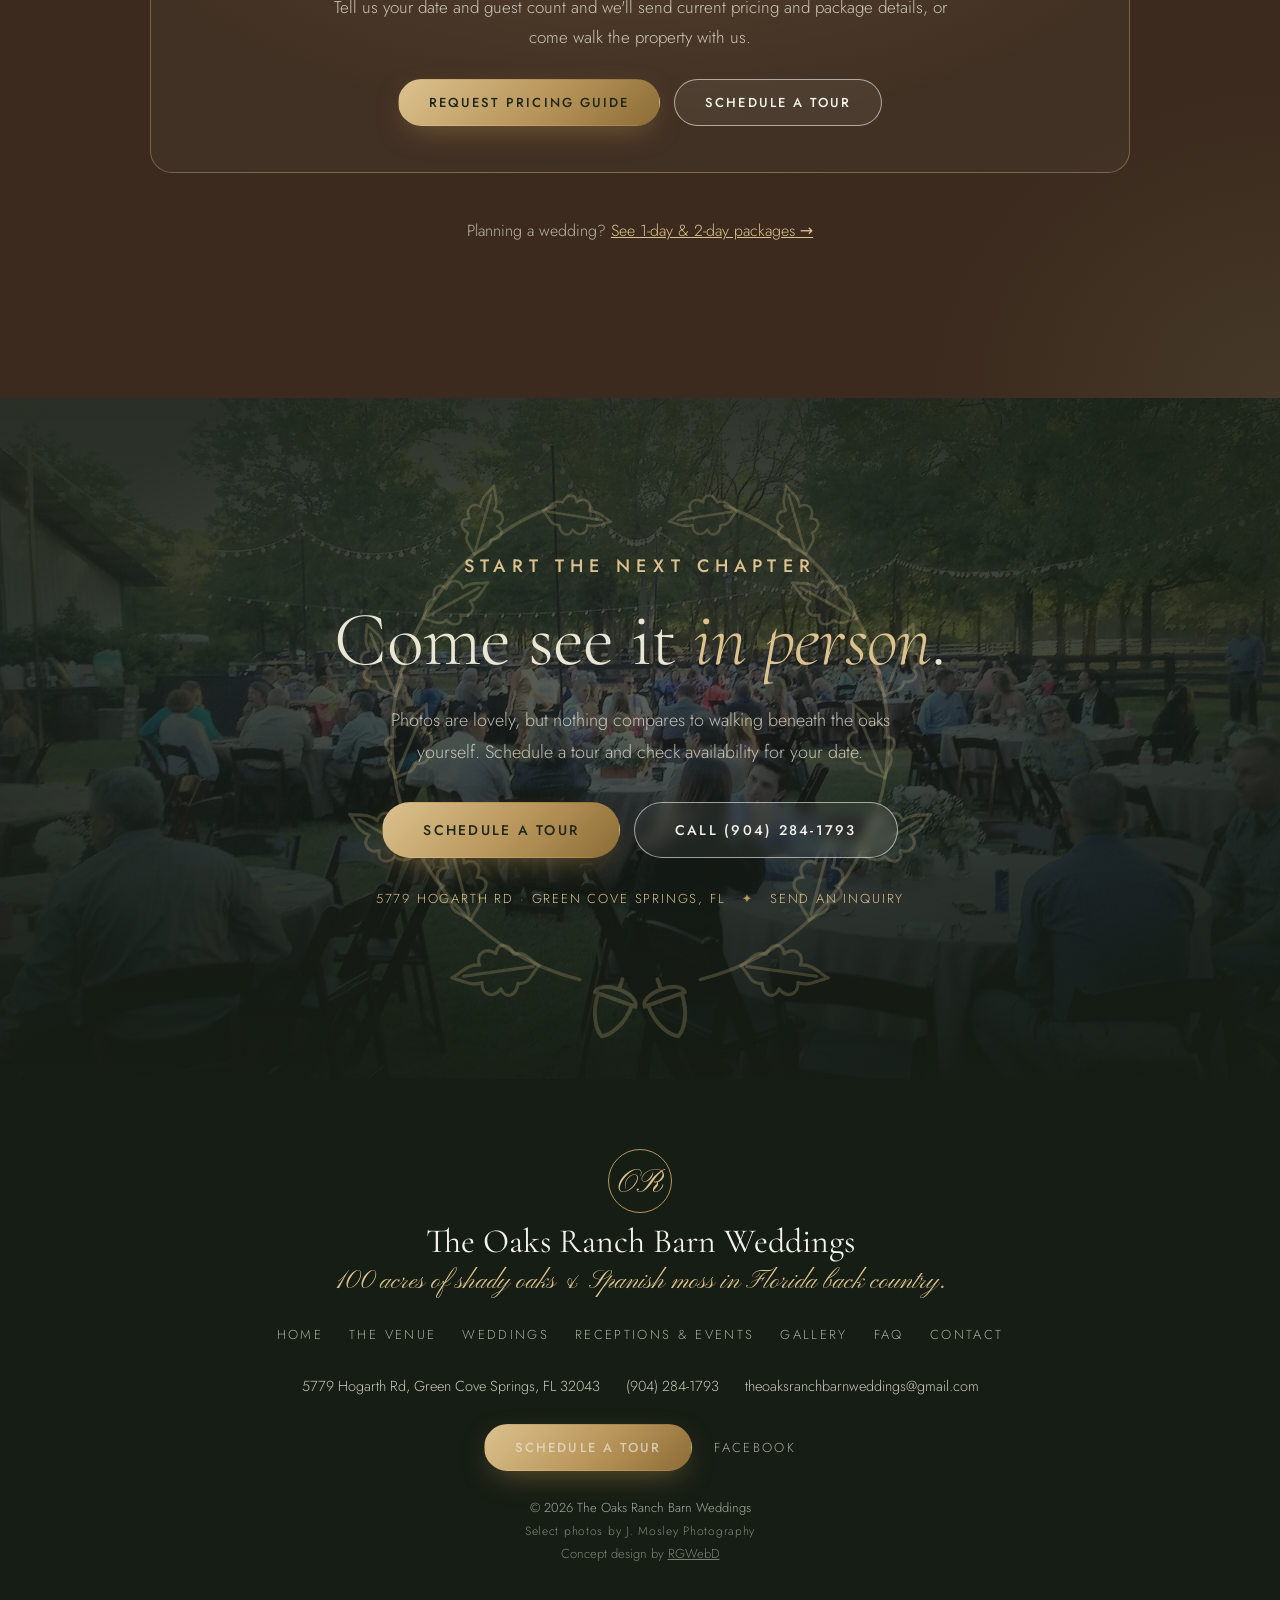
<file: events.html>
<!doctype html>
<html lang="en">
<head>
  <meta charset="utf-8">
  <meta name="viewport" content="width=device-width, initial-scale=1, viewport-fit=cover">
  <title>Receptions &amp; Events | Barn Reception Venue at The Oaks Ranch, Green Cove Springs FL</title>
  <meta name="description" content="Host your reception or rehearsal dinner at The Oaks Ranch: a 4,000 sq. ft. a/c barn, a lighted stable dance floor, 26 round and 4 farmhouse tables, rustic decor and decorative lighting.">
  <link rel="canonical" href="https://rgwebd.github.io/theoaksranch/events.html">
  <meta name="theme-color" content="#1d261b">
  <meta name="robots" content="index, follow, max-image-preview:large">
  <meta property="og:type" content="website">
  <meta property="og:site_name" content="The Oaks Ranch Barn Weddings">
  <meta property="og:title" content="Receptions &amp; Events | Barn Reception Venue at The Oaks Ranch, Green Cove Springs FL">
  <meta property="og:description" content="Host your reception or rehearsal dinner at The Oaks Ranch: a 4,000 sq. ft. a/c barn, a lighted stable dance floor, 26 round and 4 farmhouse tables, rustic decor and decorative lighting.">
  <meta property="og:url" content="https://rgwebd.github.io/theoaksranch/events.html">
  <meta property="og:image" content="https://rgwebd.github.io/theoaksranch/images/og.jpg">
  <meta name="twitter:card" content="summary_large_image">
  <meta name="twitter:title" content="Receptions &amp; Events | Barn Reception Venue at The Oaks Ranch, Green Cove Springs FL">
  <meta name="twitter:description" content="Host your reception or rehearsal dinner at The Oaks Ranch: a 4,000 sq. ft. a/c barn, a lighted stable dance floor, 26 round and 4 farmhouse tables, rustic decor and decorative lighting.">
  <meta name="twitter:image" content="https://rgwebd.github.io/theoaksranch/images/og.jpg">
  <link rel="icon" href="favicon.svg" type="image/svg+xml">
  <link rel="preconnect" href="https://fonts.googleapis.com">
  <link rel="preconnect" href="https://fonts.gstatic.com" crossorigin>
  <link href="https://fonts.googleapis.com/css2?family=Cormorant+Garamond:ital,wght@0,300;0,400;0,500;0,600;1,300;1,400;1,500&family=Pinyon+Script&family=Jost:wght@300;400;500;600&display=swap" rel="stylesheet">
  <link rel="preload" as="image" href="images/barn-reception.webp" imagesrcset="images/barn-reception-sm.webp 800w, images/barn-reception.webp 1920w" imagesizes="100vw" type="image/webp">
  <link rel="stylesheet" href="styles.css">
  <script>document.documentElement.classList.add("js");</script>
  <script type="application/ld+json">
{
 "@context": "https://schema.org",
 "@graph": [
  {
   "@type": [
    "EventVenue",
    "LocalBusiness"
   ],
   "@id": "https://rgwebd.github.io/theoaksranch/#venue",
   "name": "The Oaks Ranch Barn Weddings",
   "alternateName": [
    "The Oaks Ranch",
    "Florida Barn Weddings at The Oaks Ranch"
   ],
   "description": "The Oaks Ranch is 100 acres of shady oak trees draped in Spanish moss and miles of serene trails in Florida back country. It is a beautiful, secluded setting to have your wedding and reception, with three wedding ceremony sites, a 4,000 sq. ft. barn with a/c and heat and the stable area with a lighted dance floor for wedding rehearsal, ceremony and reception.",
   "url": "https://rgwebd.github.io/theoaksranch/",
   "telephone": "+1-904-284-1793",
   "email": "theoaksranchbarnweddings@gmail.com",
   "image": [
    "https://rgwebd.github.io/theoaksranch/images/og.jpg",
    "https://rgwebd.github.io/theoaksranch/images/colonnade-aisle.webp",
    "https://rgwebd.github.io/theoaksranch/images/barn-reception.webp"
   ],
   "address": {
    "@type": "PostalAddress",
    "streetAddress": "5779 Hogarth Rd",
    "addressLocality": "Green Cove Springs",
    "addressRegion": "FL",
    "postalCode": "32043",
    "addressCountry": "US"
   },
   "hasMap": "https://www.google.com/maps/search/?api=1&query=5779+Hogarth+Rd%2C+Green+Cove+Springs%2C+FL+32043",
   "areaServed": [
    "Green Cove Springs",
    "Clay County",
    "Jacksonville",
    "Northeast Florida"
   ],
   "sameAs": [
    "https://www.facebook.com/profile.php?id=100077868480670",
    "https://theoaksranchbarnweddings.com/",
    "https://www.theknot.com/marketplace/the-oaks-ranch-barn-weddings-green-cove-springs-fl-976248",
    "https://www.weddingwire.com/biz/the-oaks-ranch-barn-weddings-green-cove-springs/ce2cdfdeb54a8d8a.html"
   ],
   "maximumAttendeeCapacity": 300,
   "amenityFeature": [
    {
     "@type": "LocationFeatureSpecification",
     "name": "Three separate ceremony sites with rustic seating",
     "value": true
    },
    {
     "@type": "LocationFeatureSpecification",
     "name": "4,000 sq. ft. barn with a/c & heat",
     "value": true
    },
    {
     "@type": "LocationFeatureSpecification",
     "name": "Stable area with a lighted dance floor",
     "value": true
    },
    {
     "@type": "LocationFeatureSpecification",
     "name": "A/C bridal suite & groom's room with private restrooms",
     "value": true
    },
    {
     "@type": "LocationFeatureSpecification",
     "name": "3 ADA-approved bathrooms",
     "value": true
    },
    {
     "@type": "LocationFeatureSpecification",
     "name": "26 six-ft round tables & 4 nine-ft farmhouse tables",
     "value": true
    },
    {
     "@type": "LocationFeatureSpecification",
     "name": "Spools, shepherd hooks, whiskey barrel bar, rustic cake stands & signs",
     "value": true
    },
    {
     "@type": "LocationFeatureSpecification",
     "name": "Curtains at the ceremony sites, stable area & main barn",
     "value": true
    },
    {
     "@type": "LocationFeatureSpecification",
     "name": "Decorative lighting throughout",
     "value": true
    }
   ],
   "potentialAction": {
    "@type": "ReserveAction",
    "name": "Schedule a tour",
    "target": "mailto:theoaksranchbarnweddings@gmail.com"
   },
   "aggregateRating": {
    "@type": "AggregateRating",
    "ratingValue": "5.0",
    "bestRating": "5",
    "worstRating": "1",
    "ratingCount": 6,
    "reviewCount": 6
   },
   "review": [
    {
     "@type": "Review",
     "author": {
      "@type": "Person",
      "name": "TJ B"
     },
     "reviewRating": {
      "@type": "Rating",
      "ratingValue": "5",
      "bestRating": "5"
     },
     "reviewBody": "I could not have picked a more perfect venue for our ceremony and reception! The land, barn and stables are so beautiful and made decorating a breeze. All of our photos came back gorgeous in the picturesque backgrounds of the acres of land. The venue owners are so incredibly nice and helpful with every detail. The price is also extremely valuable for what you receive. I feel so lucky to have found them!",
     "publisher": {
      "@type": "Organization",
      "name": "The Knot"
     },
     "url": "https://www.theknot.com/marketplace/the-oaks-ranch-barn-weddings-green-cove-springs-fl-976248"
    },
    {
     "@type": "Review",
     "author": {
      "@type": "Person",
      "name": "Shannon H"
     },
     "reviewRating": {
      "@type": "Rating",
      "ratingValue": "5",
      "bestRating": "5"
     },
     "reviewBody": "This place is absolutely amazing. My wedding was magical. The reception area i chose is awesome too. I couldn't recommend this place more to anyone. Tracy and Joe the owners are the sweetest people too. 10/10. Wouldn't tell anyone to go anywhere else for their wedding",
     "publisher": {
      "@type": "Organization",
      "name": "The Knot"
     },
     "url": "https://www.theknot.com/marketplace/the-oaks-ranch-barn-weddings-green-cove-springs-fl-976248"
    },
    {
     "@type": "Review",
     "author": {
      "@type": "Person",
      "name": "Julie"
     },
     "reviewRating": {
      "@type": "Rating",
      "ratingValue": "5",
      "bestRating": "5"
     },
     "reviewBody": "Oaks Ranch is an amazing venue. SO peaceful, it made the most amazing wedding pics. … the price for this venue CANNOT be beat, and trust me, we looked every where. The owners are so patient and kind, by the time the wedding rolled around she felt more like a friend. Everyone enjoyed their time. We highly recommend this property. :)",
     "publisher": {
      "@type": "Organization",
      "name": "WeddingWire"
     },
     "url": "https://www.weddingwire.com/biz/the-oaks-ranch-barn-weddings-green-cove-springs/ce2cdfdeb54a8d8a.html",
     "datePublished": "2018-10-17",
     "name": "Fun at the Ranch"
    }
   ],
   "makesOffer": [
    {
     "@type": "Offer",
     "name": "2-Day Wedding & Reception Package",
     "price": "4000",
     "priceCurrency": "USD",
     "description": "The venue's specialty package. Same amenities as the 1-day package, over two days."
    },
    {
     "@type": "Offer",
     "name": "1-Day Wedding & Reception Package",
     "price": "3000",
     "priceCurrency": "USD",
     "description": "Wedding and reception in one day, with the same amenities as the 2-day package."
    }
   ]
  },
  {
   "@type": "WebPage",
   "@id": "https://rgwebd.github.io/theoaksranch/events.html#webpage",
   "url": "https://rgwebd.github.io/theoaksranch/events.html",
   "name": "Receptions & Events | Barn Reception Venue at The Oaks Ranch, Green Cove Springs FL",
   "description": "Host your reception or rehearsal dinner at The Oaks Ranch: a 4,000 sq. ft. a/c barn, a lighted stable dance floor, 26 round and 4 farmhouse tables, rustic decor and decorative lighting.",
   "isPartOf": {
    "@type": "WebSite",
    "name": "The Oaks Ranch Barn Weddings",
    "url": "https://rgwebd.github.io/theoaksranch/"
   },
   "about": {
    "@id": "https://rgwebd.github.io/theoaksranch/#venue"
   },
   "primaryImageOfPage": "https://rgwebd.github.io/theoaksranch/images/og.jpg"
  },
  {
   "@type": "BreadcrumbList",
   "itemListElement": [
    {
     "@type": "ListItem",
     "position": 1,
     "name": "Home",
     "item": "https://rgwebd.github.io/theoaksranch/"
    },
    {
     "@type": "ListItem",
     "position": 2,
     "name": "Receptions & Events",
     "item": "https://rgwebd.github.io/theoaksranch/events.html"
    }
   ]
  }
 ]
}
  </script>
<script src="https://cosmiccallers.lovable.app/demo-track.js" data-demo="theoaksranch" defer></script>
</head>
<body class="page-events">
  <a class="skip" href="#main">Skip to content</a>

  <div class="grain" aria-hidden="true"></div>
  <div class="progress" aria-hidden="true"><span></span></div>

  <aside class="preview-bar" role="note">
    <span>Design preview by <a href="https://github.com/RGWebD" rel="noopener">RGWebD</a><span class="pv-long">, a concept for The Oaks Ranch</span>.</span>
    <button type="button" class="preview-bar__x" aria-label="Dismiss preview notice">&times;</button>
  </aside>

  <header class="nav" id="top">
    <a class="brand" href="./" aria-label="The Oaks Ranch home">
      <span class="brand__mono" aria-hidden="true">OR</span>
      <span class="brand__text"><span class="brand__name">The Oaks Ranch</span><span class="brand__sub">Green Cove Springs, Florida</span></span>
    </a>
    <nav aria-label="Main">
      <ul id="menu" class="menu">
        <li><a href="venue.html">The Venue</a></li><li><a href="weddings.html">Weddings</a></li><li><a href="events.html" aria-current="page">Events</a></li><li><a href="gallery.html">Gallery</a></li><li><a href="faq.html">FAQ</a></li><li><a href="contact.html">Contact</a></li>
        <li class="menu__cta"><a class="btn btn--gold magnetic" href="mailto:theoaksranchbarnweddings@gmail.com?subject=Tour%20request%3A%20The%20Oaks%20Ranch&amp;body=Hi%21%20We%27d%20love%20to%20schedule%20a%20tour%20of%20The%20Oaks%20Ranch.%0A%0AOur%20names%3A%0APhone%3A%0AWedding%20date%20or%20season%3A%0AEstimated%20guest%20count%3A%0ABest%20days%20and%20times%20for%20a%20tour%3A%0A%0AThank%20you%21"><span>Schedule a Tour</span></a></li>
      </ul>
    </nav>
    <button class="menu-toggle" type="button" aria-expanded="false" aria-controls="menu" aria-label="Open menu"><span></span><span></span></button>
  </header>

  <main id="main">
    <!-- RECEPTIONS / EVENTS -->
    <section class="moon moon--hero" aria-labelledby="moon-title">
      <div class="moon__media" data-parallax="0.6" aria-hidden="true">
        <img src="images/barn-reception.webp" srcset="images/barn-reception-sm.webp 800w, images/barn-reception.webp 1920w" sizes="100vw" width="1920" height="1282" decoding="async" alt="" fetchpriority="high" style="object-position:50% 45%">
      </div>
      <div class="moon__veil" aria-hidden="true"></div>
      <div class="wrap moon__inner">
        <nav class="phero__crumb" aria-label="Breadcrumb"><a href="./">Home</a> <span aria-hidden="true">✦</span> <span aria-current="page">Receptions &amp; Events</span></nav>
        <p class="eyebrow reveal">Receptions · Rehearsals · Celebrations</p>
        <h1 id="moon-title" class="display split">Dinner, toasts &amp; <em>dancing till moonlight</em>.</h1>
        <p class="moon__lede reveal">A 4,000 sq. ft. barn with a/c and heat, a lighted stable dance floor and room for very large groups or small, intimate gatherings.</p>
        <div class="phero__cta reveal"><a class="btn btn--gold magnetic" href="mailto:theoaksranchbarnweddings@gmail.com?subject=Tour%20request%3A%20The%20Oaks%20Ranch&amp;body=Hi%21%20We%27d%20love%20to%20schedule%20a%20tour%20of%20The%20Oaks%20Ranch.%0A%0AOur%20names%3A%0APhone%3A%0AWedding%20date%20or%20season%3A%0AEstimated%20guest%20count%3A%0ABest%20days%20and%20times%20for%20a%20tour%3A%0A%0AThank%20you%21"><span>Schedule a Tour</span></a><a class="btn btn--ghost magnetic" href="#included"><span>What's Included</span></a></div>
        <ul class="events events--4">
          <li class="reveal"><span class="events__n">I</span><h3>Receptions</h3><p>The barn and stable area, dressed with curtains and lights.</p></li>
          <li class="reveal"><span class="events__n">II</span><h3>Rehearsal Dinners</h3><p>Rehearse and dine on the lighted stable dance floor.</p></li>
          <li class="reveal"><span class="events__n">III</span><h3>Ceremonies</h3><p>Three separate sites with rustic seating under the oaks.</p></li>
          <li class="reveal"><span class="events__n">IV</span><h3>Special Events</h3><p>Large groups or small gatherings on 100 gated acres.</p></li>
        </ul>
      </div>
    </section>

    <section class="glimpse section section--cream" aria-labelledby="set-title">
      <div class="wrap">
        <header class="section-head center">
          <p class="eyebrow reveal">Make It Your Own</p>
          <h2 id="set-title" class="display split">Bring your vision, <em>we'll set the stage</em>.</h2>
          <p class="section-lede reveal">Rustic cake stands, spools, a whiskey barrel bar and farmhouse tables: the barn and dining hall adapt to every style.</p>
        </header>
        <div class="glimpse__grid">
          <figure class="frame reveal"><img src="images/cake-table.webp" srcset="images/cake-table-sm.webp 800w, images/cake-table.webp 1600w" sizes="(max-width: 700px) 32vw, 26vw" width="1600" height="1200" loading="lazy" decoding="async" alt="Three-tier naked cakes and a dessert display on rustic wood stands"></figure>
          <figure class="frame reveal"><img src="images/dining-hall.webp" srcset="images/dining-hall-sm.webp 800w, images/dining-hall.webp 1600w" sizes="(max-width: 700px) 32vw, 26vw" width="1600" height="1200" loading="lazy" decoding="async" alt="Guests at flower-filled tables in the wood-walled dining hall" style="object-position:55% 50%"></figure>
          <figure class="frame reveal"><img src="images/hall-doors.webp" srcset="images/hall-doors-sm.webp 800w, images/hall-doors.webp 1600w" sizes="(max-width: 700px) 32vw, 26vw" width="1600" height="901" loading="lazy" decoding="async" alt="Dining tables inside with wide doors open to the lawn and oaks"></figure>
        </div>
      </div>
    </section>
    <section class="packages section section--dark" id="included" aria-labelledby="pk-title">
      <svg class="packages__sprig draw" viewBox="0 0 120 320" aria-hidden="true"><use href="#sprig"/></svg>
      <div class="wrap">
        <header class="section-head center">
          <p class="eyebrow reveal">On Hand for Your Celebration</p>
          <h2 id="pk-title" class="display split">Tables, decor &amp; lighting, <em>ready when you are</em>.</h2>
          <p class="section-lede reveal">Many amenities come with our ceremony sites and barns, yours to use for the day.</p>
        </header>
        <div class="panel">
          <div class="enhance reveal">
            <h3>Yours to use</h3>
            <ul>
              <li><span>Six-ft round tables</span><b>26</b></li>
              <li><span>Nine-ft farmhouse tables</span><b>4</b></li>
              <li><span>Spools &amp; shepherd hooks</span><b>Included</b></li>
              <li><span>Whiskey barrel bar</span><b>Included</b></li>
              <li><span>Rustic cake stands &amp; signs</span><b>Included</b></li>
              <li><span>Curtains at sites, stable &amp; barn</span><b>Included</b></li>
              <li><span>Decorative lighting throughout</span><b>Included</b></li>
              <li><span>Chairs</span><b>Not provided</b></li>
            </ul>
          </div>
          <div class="inquire reveal">
            <h3>Request our <em>pricing guide</em></h3>
            <p>Tell us your date and guest count and we'll send current pricing and package details, or come walk the property with us.</p>
            <div class="packages__cta">
              <a class="btn btn--gold magnetic" href="mailto:theoaksranchbarnweddings@gmail.com?subject=Pricing%20guide%20request%3A%20The%20Oaks%20Ranch&amp;body=Hi%21%20Could%20you%20send%20us%20your%20current%20wedding%20pricing%20and%20package%20details%3F%0A%0AOur%20names%3A%0APhone%3A%0AWedding%20date%20or%20season%3A%0AEstimated%20guest%20count%3A%0A%0AThank%20you%21"><span>Request Pricing Guide</span></a>
              <a class="btn btn--ghost magnetic" href="mailto:theoaksranchbarnweddings@gmail.com?subject=Tour%20request%3A%20The%20Oaks%20Ranch&amp;body=Hi%21%20We%27d%20love%20to%20schedule%20a%20tour%20of%20The%20Oaks%20Ranch.%0A%0AOur%20names%3A%0APhone%3A%0AWedding%20date%20or%20season%3A%0AEstimated%20guest%20count%3A%0ABest%20days%20and%20times%20for%20a%20tour%3A%0A%0AThank%20you%21"><span>Schedule a Tour</span></a>
            </div>
          </div>
        </div>
        <p class="cross reveal">Planning a wedding? <a href="weddings.html#packages">See 1-day &amp; 2-day packages →</a></p>
      </div>
    </section>
    <section class="cta-band" aria-labelledby="cta-title">
      <div class="cta-band__media" data-parallax="0.5" aria-hidden="true"><img src="images/golden-dinner.webp" srcset="images/golden-dinner-sm.webp 800w, images/golden-dinner.webp 1920w" sizes="100vw" width="1920" height="1433" loading="lazy" decoding="async" alt="" style="object-position:50% 40%"></div>
      <div class="cta-band__veil" aria-hidden="true"></div>
      <svg class="cta-band__wreath draw" viewBox="0 0 200 200" aria-hidden="true"><use href="#wreath"/></svg>
      <div class="wrap cta-band__inner">
        <p class="eyebrow reveal">Start the Next Chapter</p>
        <h2 id="cta-title" class="display split">Come see it <em>in person</em>.</h2>
        <p class="reveal">Photos are lovely, but nothing compares to walking beneath the oaks yourself. Schedule a tour and check availability for your date.</p>
        <div class="cta-band__btns reveal">
          <a class="btn btn--gold btn--lg magnetic" href="mailto:theoaksranchbarnweddings@gmail.com?subject=Tour%20request%3A%20The%20Oaks%20Ranch&amp;body=Hi%21%20We%27d%20love%20to%20schedule%20a%20tour%20of%20The%20Oaks%20Ranch.%0A%0AOur%20names%3A%0APhone%3A%0AWedding%20date%20or%20season%3A%0AEstimated%20guest%20count%3A%0ABest%20days%20and%20times%20for%20a%20tour%3A%0A%0AThank%20you%21"><span>Schedule a Tour</span></a>
          <a class="btn btn--ghost btn--lg magnetic" href="tel:+19042841793"><span>Call (904) 284-1793</span></a>
        </div>
        <p class="cta-band__meta reveal"><a href="https://www.google.com/maps/search/?api=1&amp;query=5779+Hogarth+Rd%2C+Green+Cove+Springs%2C+FL+32043" target="_blank" rel="noopener">5779 Hogarth Rd · Green Cove Springs, FL</a> <span aria-hidden="true">✦</span> <a href="contact.html">Send an inquiry</a></p>
      </div>
    </section>

  </main>

  <footer class="footer">
    <div class="wrap footer__inner">
      <div class="footer__brand">
        <span class="footer__mono" aria-hidden="true">OR</span>
        <p class="footer__name">The Oaks Ranch Barn Weddings</p>
        <p class="footer__tag">100 acres of shady oaks &amp; Spanish moss in Florida back country.</p>
      </div>
      <nav class="footer__nav" aria-label="Footer">
        <a href="./">Home</a><a href="venue.html">The Venue</a><a href="weddings.html">Weddings</a><a href="events.html">Receptions &amp; Events</a><a href="gallery.html">Gallery</a><a href="faq.html">FAQ</a><a href="contact.html">Contact</a>
      </nav>
      <div class="footer__contact">
        <a href="https://www.google.com/maps/search/?api=1&amp;query=5779+Hogarth+Rd%2C+Green+Cove+Springs%2C+FL+32043" target="_blank" rel="noopener">5779 Hogarth Rd, Green Cove Springs, FL 32043</a>
        <a href="tel:+19042841793">(904) 284-1793</a>
        <a href="mailto:theoaksranchbarnweddings@gmail.com">theoaksranchbarnweddings@gmail.com</a>
      </div>
      <div class="footer__actions">
        <a class="btn btn--gold magnetic" href="mailto:theoaksranchbarnweddings@gmail.com?subject=Tour%20request%3A%20The%20Oaks%20Ranch&amp;body=Hi%21%20We%27d%20love%20to%20schedule%20a%20tour%20of%20The%20Oaks%20Ranch.%0A%0AOur%20names%3A%0APhone%3A%0AWedding%20date%20or%20season%3A%0AEstimated%20guest%20count%3A%0ABest%20days%20and%20times%20for%20a%20tour%3A%0A%0AThank%20you%21"><span>Schedule a Tour</span></a>
        <a class="footer__social" href="https://www.facebook.com/profile.php?id=100077868480670" target="_blank" rel="noopener">Facebook</a>
      </div>
      <p class="footer__legal">© <span data-year>2026</span> The Oaks Ranch Barn Weddings<br><span class="footer__photo">Select photos by J. Mosley Photography</span><br><span class="footer__credit">Concept design by <a href="https://github.com/RGWebD" rel="noopener">RGWebD</a></span></p>
    </div>
  </footer>

  <!-- SVG sprites: oak leaves, acorns & Spanish moss -->
  <svg width="0" height="0" style="position:absolute" aria-hidden="true">
    <defs>
      <symbol id="sprig" viewBox="0 0 120 320"><g fill="none" stroke="currentColor" stroke-width="1.2" stroke-linecap="round" stroke-linejoin="round"><path d="M60 318 C 58 250, 66 190, 56 120 S 62 40, 64 4"/><path transform="translate(58.0 272.0) rotate(-58) scale(1.15)" d="M0 0 C -2 -3 -6 -4 -5 -8 C -9 -9 -10 -13 -6 -14 C -9 -17 -7 -21 -3 -20 C -4 -24 -1 -27 0 -30 C 1 -27 4 -24 3 -20 C 7 -21 9 -17 6 -14 C 10 -13 9 -9 5 -8 C 6 -4 2 -3 0 0Z M0 -2 L0 -26"/><path transform="translate(60.0 236.0) rotate(52) scale(1.10)" d="M0 0 C -2 -3 -6 -4 -5 -8 C -9 -9 -10 -13 -6 -14 C -9 -17 -7 -21 -3 -20 C -4 -24 -1 -27 0 -30 C 1 -27 4 -24 3 -20 C 7 -21 9 -17 6 -14 C 10 -13 9 -9 5 -8 C 6 -4 2 -3 0 0Z M0 -2 L0 -26"/><path transform="translate(60.0 196.0) rotate(-55) scale(1.05)" d="M0 0 C -2 -3 -6 -4 -5 -8 C -9 -9 -10 -13 -6 -14 C -9 -17 -7 -21 -3 -20 C -4 -24 -1 -27 0 -30 C 1 -27 4 -24 3 -20 C 7 -21 9 -17 6 -14 C 10 -13 9 -9 5 -8 C 6 -4 2 -3 0 0Z M0 -2 L0 -26"/><path transform="translate(59.0 158.0) rotate(50) scale(1.00)" d="M0 0 C -2 -3 -6 -4 -5 -8 C -9 -9 -10 -13 -6 -14 C -9 -17 -7 -21 -3 -20 C -4 -24 -1 -27 0 -30 C 1 -27 4 -24 3 -20 C 7 -21 9 -17 6 -14 C 10 -13 9 -9 5 -8 C 6 -4 2 -3 0 0Z M0 -2 L0 -26"/><path transform="translate(57.0 122.0) rotate(-52) scale(0.95)" d="M0 0 C -2 -3 -6 -4 -5 -8 C -9 -9 -10 -13 -6 -14 C -9 -17 -7 -21 -3 -20 C -4 -24 -1 -27 0 -30 C 1 -27 4 -24 3 -20 C 7 -21 9 -17 6 -14 C 10 -13 9 -9 5 -8 C 6 -4 2 -3 0 0Z M0 -2 L0 -26"/><path transform="translate(59.0 88.0) rotate(48) scale(0.90)" d="M0 0 C -2 -3 -6 -4 -5 -8 C -9 -9 -10 -13 -6 -14 C -9 -17 -7 -21 -3 -20 C -4 -24 -1 -27 0 -30 C 1 -27 4 -24 3 -20 C 7 -21 9 -17 6 -14 C 10 -13 9 -9 5 -8 C 6 -4 2 -3 0 0Z M0 -2 L0 -26"/><path transform="translate(61.0 54.0) rotate(-45) scale(0.80)" d="M0 0 C -2 -3 -6 -4 -5 -8 C -9 -9 -10 -13 -6 -14 C -9 -17 -7 -21 -3 -20 C -4 -24 -1 -27 0 -30 C 1 -27 4 -24 3 -20 C 7 -21 9 -17 6 -14 C 10 -13 9 -9 5 -8 C 6 -4 2 -3 0 0Z M0 -2 L0 -26"/><path transform="translate(63.0 22.0) rotate(35) scale(0.70)" d="M0 0 C -2 -3 -6 -4 -5 -8 C -9 -9 -10 -13 -6 -14 C -9 -17 -7 -21 -3 -20 C -4 -24 -1 -27 0 -30 C 1 -27 4 -24 3 -20 C 7 -21 9 -17 6 -14 C 10 -13 9 -9 5 -8 C 6 -4 2 -3 0 0Z M0 -2 L0 -26"/><path transform="translate(70.0 140.0) rotate(-20) scale(1.10)" d="M-5 0 C -5 6 -2 10 0 11 C 2 10 5 6 5 0Z M-6 0 C -6 -4 6 -4 6 0Z M0 -3 L0 -6"/><path transform="translate(48.0 104.0) rotate(25) scale(1.00)" d="M-5 0 C -5 6 -2 10 0 11 C 2 10 5 6 5 0Z M-6 0 C -6 -4 6 -4 6 0Z M0 -3 L0 -6"/><path d="M58 250 c -4 10 2 18 -2 28 c -3 8 2 14 -1 22"/><path d="M60 180 c 5 9 -1 17 3 26 c 3 7 -2 13 1 20"/><path d="M57 110 c -5 8 1 15 -3 23 c -2 6 1 10 -1 15"/></g></symbol>
      <symbol id="flourish" viewBox="0 0 240 24"><g fill="none" stroke="currentColor" stroke-width="1.2" stroke-linecap="round"><path d="M4 12 C 40 12, 60 2, 96 12 M236 12 C 200 12, 180 2, 144 12"/><path transform="translate(120.0 21.0) rotate(0) scale(0.62)" d="M0 0 C -2 -3 -6 -4 -5 -8 C -9 -9 -10 -13 -6 -14 C -9 -17 -7 -21 -3 -20 C -4 -24 -1 -27 0 -30 C 1 -27 4 -24 3 -20 C 7 -21 9 -17 6 -14 C 10 -13 9 -9 5 -8 C 6 -4 2 -3 0 0Z M0 -2 L0 -26"/><circle cx="104" cy="12" r="2"/><circle cx="136" cy="12" r="2"/></g></symbol>
      <symbol id="wreath" viewBox="0 0 200 200"><g fill="none" stroke="currentColor" stroke-width="1.1" stroke-linecap="round" stroke-linejoin="round"><path d="M80.6 177.6 A 80 80 0 0 1 72.6 24.8"/><path d="M119.4 177.6 A 80 80 0 0 0 127.4 24.8"/><path transform="translate(67.5 173.1) rotate(-98) scale(0.95)" d="M0 0 C -2 -3 -6 -4 -5 -8 C -9 -9 -10 -13 -6 -14 C -9 -17 -7 -21 -3 -20 C -4 -24 -1 -27 0 -30 C 1 -27 4 -24 3 -20 C 7 -21 9 -17 6 -14 C 10 -13 9 -9 5 -8 C 6 -4 2 -3 0 0Z M0 -2 L0 -26"/><path transform="translate(132.5 173.1) rotate(98) scale(0.95)" d="M0 0 C -2 -3 -6 -4 -5 -8 C -9 -9 -10 -13 -6 -14 C -9 -17 -7 -21 -3 -20 C -4 -24 -1 -27 0 -30 C 1 -27 4 -24 3 -20 C 7 -21 9 -17 6 -14 C 10 -13 9 -9 5 -8 C 6 -4 2 -3 0 0Z M0 -2 L0 -26"/><path transform="translate(45.4 158.5) rotate(-15) scale(0.92)" d="M0 0 C -2 -3 -6 -4 -5 -8 C -9 -9 -10 -13 -6 -14 C -9 -17 -7 -21 -3 -20 C -4 -24 -1 -27 0 -30 C 1 -27 4 -24 3 -20 C 7 -21 9 -17 6 -14 C 10 -13 9 -9 5 -8 C 6 -4 2 -3 0 0Z M0 -2 L0 -26"/><path transform="translate(154.6 158.5) rotate(15) scale(0.92)" d="M0 0 C -2 -3 -6 -4 -5 -8 C -9 -9 -10 -13 -6 -14 C -9 -17 -7 -21 -3 -20 C -4 -24 -1 -27 0 -30 C 1 -27 4 -24 3 -20 C 7 -21 9 -17 6 -14 C 10 -13 9 -9 5 -8 C 6 -4 2 -3 0 0Z M0 -2 L0 -26"/><path transform="translate(29.4 137.6) rotate(-60) scale(0.89)" d="M0 0 C -2 -3 -6 -4 -5 -8 C -9 -9 -10 -13 -6 -14 C -9 -17 -7 -21 -3 -20 C -4 -24 -1 -27 0 -30 C 1 -27 4 -24 3 -20 C 7 -21 9 -17 6 -14 C 10 -13 9 -9 5 -8 C 6 -4 2 -3 0 0Z M0 -2 L0 -26"/><path transform="translate(170.6 137.6) rotate(60) scale(0.89)" d="M0 0 C -2 -3 -6 -4 -5 -8 C -9 -9 -10 -13 -6 -14 C -9 -17 -7 -21 -3 -20 C -4 -24 -1 -27 0 -30 C 1 -27 4 -24 3 -20 C 7 -21 9 -17 6 -14 C 10 -13 9 -9 5 -8 C 6 -4 2 -3 0 0Z M0 -2 L0 -26"/><path transform="translate(21.0 112.5) rotate(23) scale(0.86)" d="M0 0 C -2 -3 -6 -4 -5 -8 C -9 -9 -10 -13 -6 -14 C -9 -17 -7 -21 -3 -20 C -4 -24 -1 -27 0 -30 C 1 -27 4 -24 3 -20 C 7 -21 9 -17 6 -14 C 10 -13 9 -9 5 -8 C 6 -4 2 -3 0 0Z M0 -2 L0 -26"/><path transform="translate(179.0 112.5) rotate(-23) scale(0.86)" d="M0 0 C -2 -3 -6 -4 -5 -8 C -9 -9 -10 -13 -6 -14 C -9 -17 -7 -21 -3 -20 C -4 -24 -1 -27 0 -30 C 1 -27 4 -24 3 -20 C 7 -21 9 -17 6 -14 C 10 -13 9 -9 5 -8 C 6 -4 2 -3 0 0Z M0 -2 L0 -26"/><path transform="translate(21.2 86.1) rotate(-22) scale(0.83)" d="M0 0 C -2 -3 -6 -4 -5 -8 C -9 -9 -10 -13 -6 -14 C -9 -17 -7 -21 -3 -20 C -4 -24 -1 -27 0 -30 C 1 -27 4 -24 3 -20 C 7 -21 9 -17 6 -14 C 10 -13 9 -9 5 -8 C 6 -4 2 -3 0 0Z M0 -2 L0 -26"/><path transform="translate(178.8 86.1) rotate(22) scale(0.83)" d="M0 0 C -2 -3 -6 -4 -5 -8 C -9 -9 -10 -13 -6 -14 C -9 -17 -7 -21 -3 -20 C -4 -24 -1 -27 0 -30 C 1 -27 4 -24 3 -20 C 7 -21 9 -17 6 -14 C 10 -13 9 -9 5 -8 C 6 -4 2 -3 0 0Z M0 -2 L0 -26"/><path transform="translate(30.0 61.2) rotate(61) scale(0.80)" d="M0 0 C -2 -3 -6 -4 -5 -8 C -9 -9 -10 -13 -6 -14 C -9 -17 -7 -21 -3 -20 C -4 -24 -1 -27 0 -30 C 1 -27 4 -24 3 -20 C 7 -21 9 -17 6 -14 C 10 -13 9 -9 5 -8 C 6 -4 2 -3 0 0Z M0 -2 L0 -26"/><path transform="translate(170.0 61.2) rotate(-61) scale(0.80)" d="M0 0 C -2 -3 -6 -4 -5 -8 C -9 -9 -10 -13 -6 -14 C -9 -17 -7 -21 -3 -20 C -4 -24 -1 -27 0 -30 C 1 -27 4 -24 3 -20 C 7 -21 9 -17 6 -14 C 10 -13 9 -9 5 -8 C 6 -4 2 -3 0 0Z M0 -2 L0 -26"/><path transform="translate(46.5 40.5) rotate(16) scale(0.77)" d="M0 0 C -2 -3 -6 -4 -5 -8 C -9 -9 -10 -13 -6 -14 C -9 -17 -7 -21 -3 -20 C -4 -24 -1 -27 0 -30 C 1 -27 4 -24 3 -20 C 7 -21 9 -17 6 -14 C 10 -13 9 -9 5 -8 C 6 -4 2 -3 0 0Z M0 -2 L0 -26"/><path transform="translate(153.5 40.5) rotate(-16) scale(0.77)" d="M0 0 C -2 -3 -6 -4 -5 -8 C -9 -9 -10 -13 -6 -14 C -9 -17 -7 -21 -3 -20 C -4 -24 -1 -27 0 -30 C 1 -27 4 -24 3 -20 C 7 -21 9 -17 6 -14 C 10 -13 9 -9 5 -8 C 6 -4 2 -3 0 0Z M0 -2 L0 -26"/><path transform="translate(68.7 26.4) rotate(99) scale(0.74)" d="M0 0 C -2 -3 -6 -4 -5 -8 C -9 -9 -10 -13 -6 -14 C -9 -17 -7 -21 -3 -20 C -4 -24 -1 -27 0 -30 C 1 -27 4 -24 3 -20 C 7 -21 9 -17 6 -14 C 10 -13 9 -9 5 -8 C 6 -4 2 -3 0 0Z M0 -2 L0 -26"/><path transform="translate(131.3 26.4) rotate(-99) scale(0.74)" d="M0 0 C -2 -3 -6 -4 -5 -8 C -9 -9 -10 -13 -6 -14 C -9 -17 -7 -21 -3 -20 C -4 -24 -1 -27 0 -30 C 1 -27 4 -24 3 -20 C 7 -21 9 -17 6 -14 C 10 -13 9 -9 5 -8 C 6 -4 2 -3 0 0Z M0 -2 L0 -26"/><path transform="translate(92.0 184.0) rotate(20) scale(1.15)" d="M-5 0 C -5 6 -2 10 0 11 C 2 10 5 6 5 0Z M-6 0 C -6 -4 6 -4 6 0Z M0 -3 L0 -6"/><path transform="translate(108.0 184.0) rotate(-20) scale(1.15)" d="M-5 0 C -5 6 -2 10 0 11 C 2 10 5 6 5 0Z M-6 0 C -6 -4 6 -4 6 0Z M0 -3 L0 -6"/></g></symbol>
    </defs>
  </svg>

  <script src="script.js" defer></script>
</body>
</html>
</file>
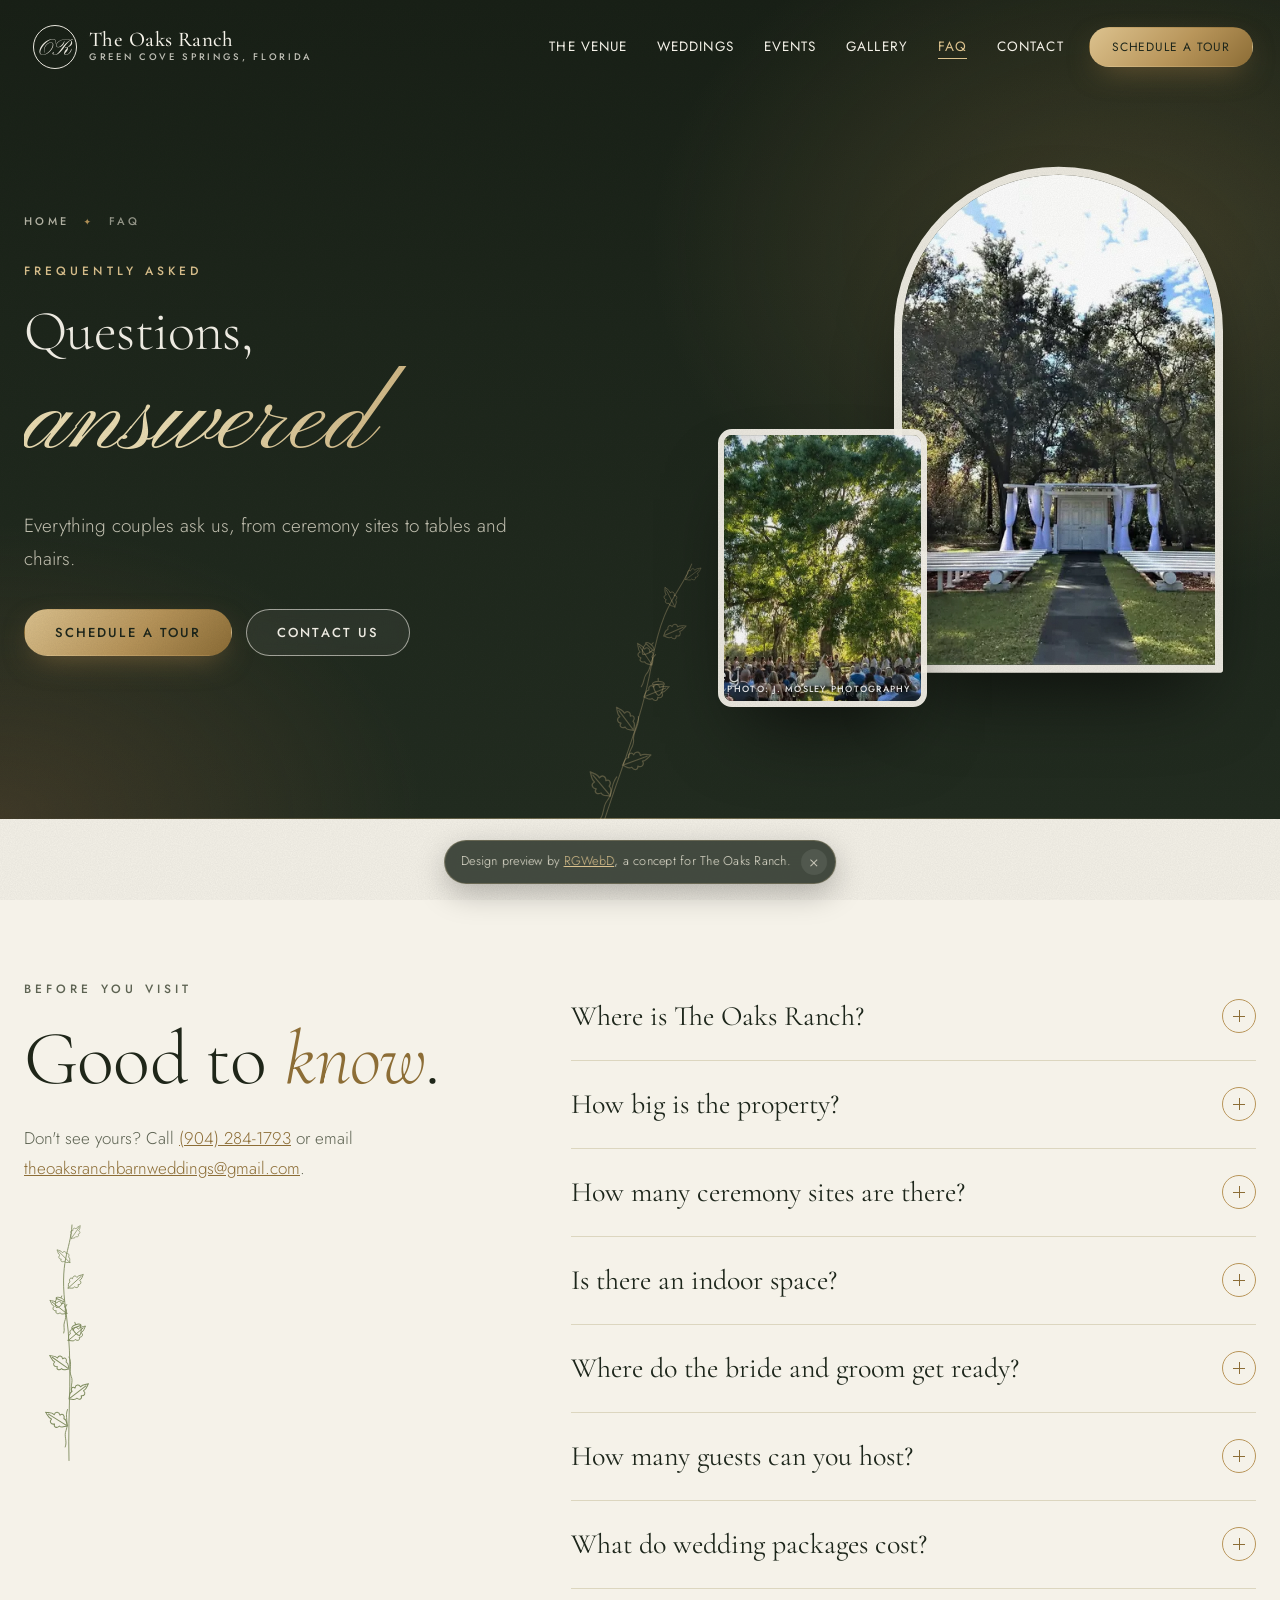
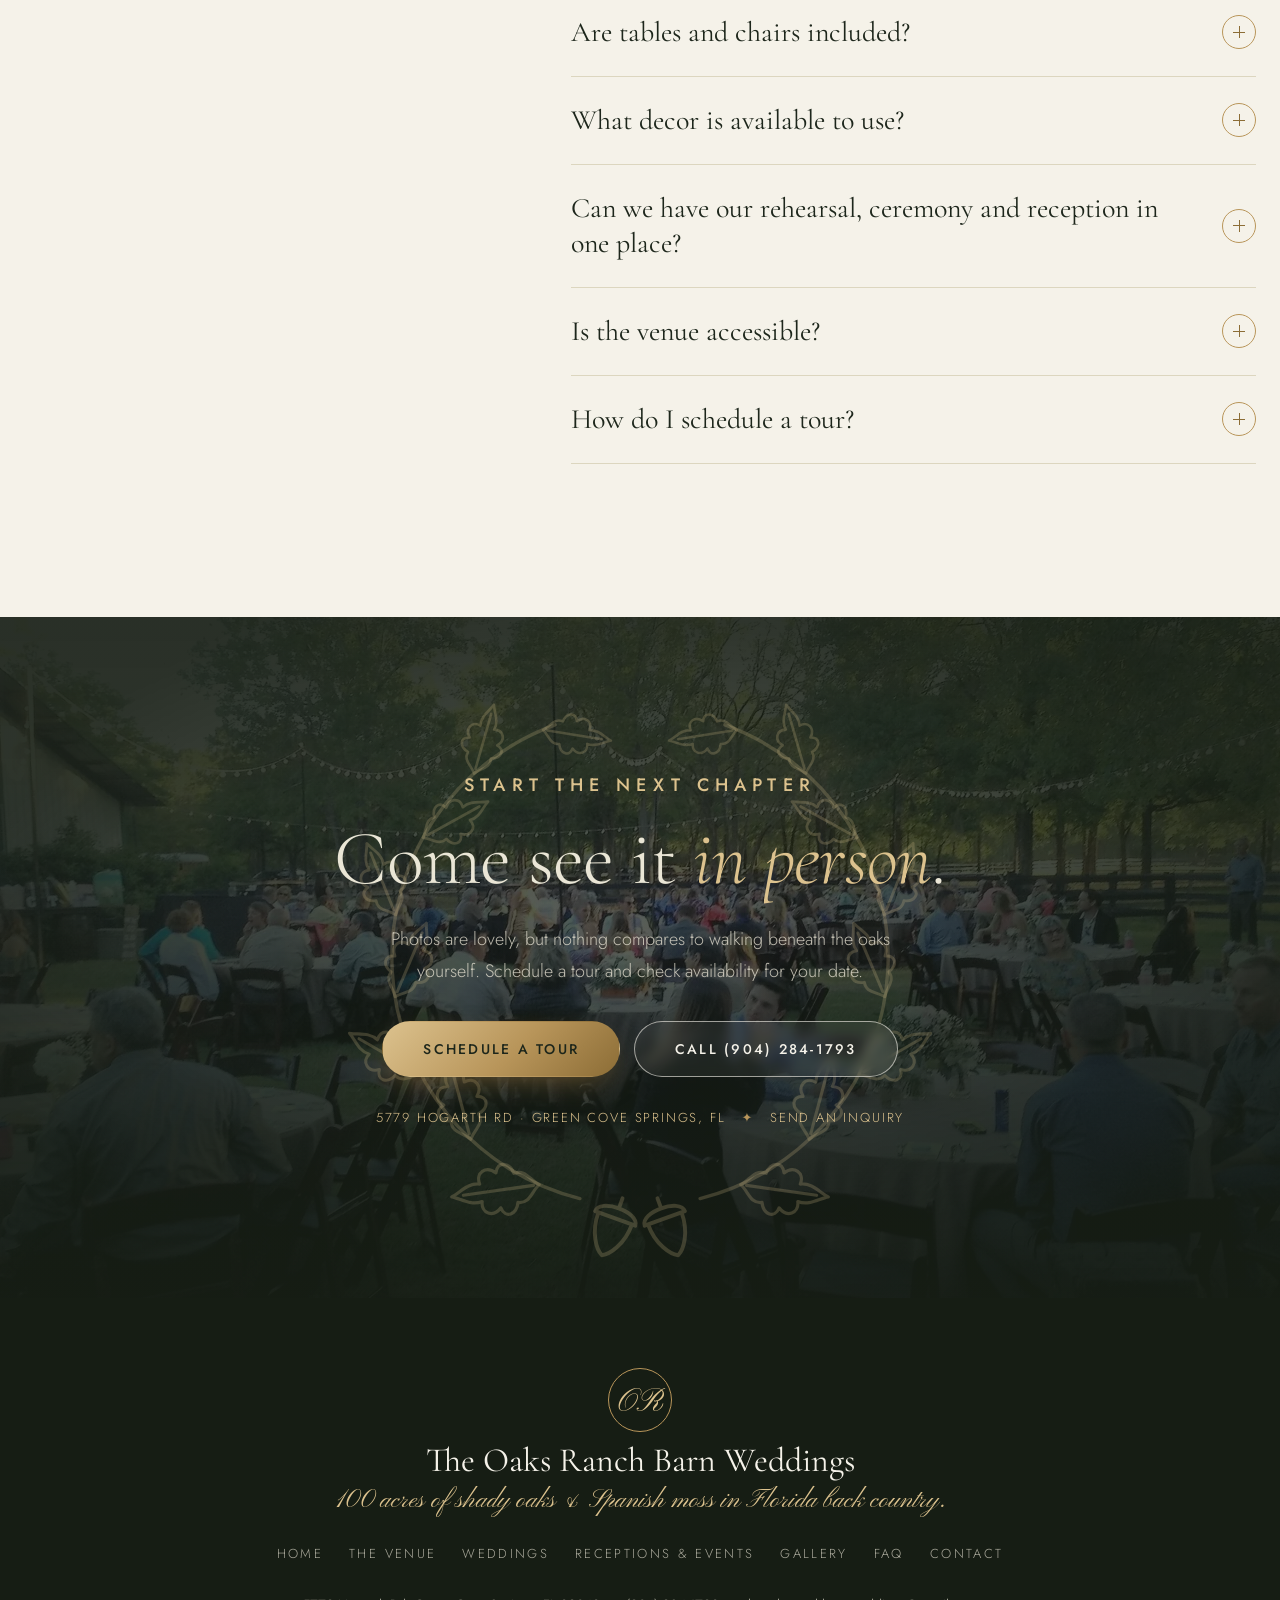
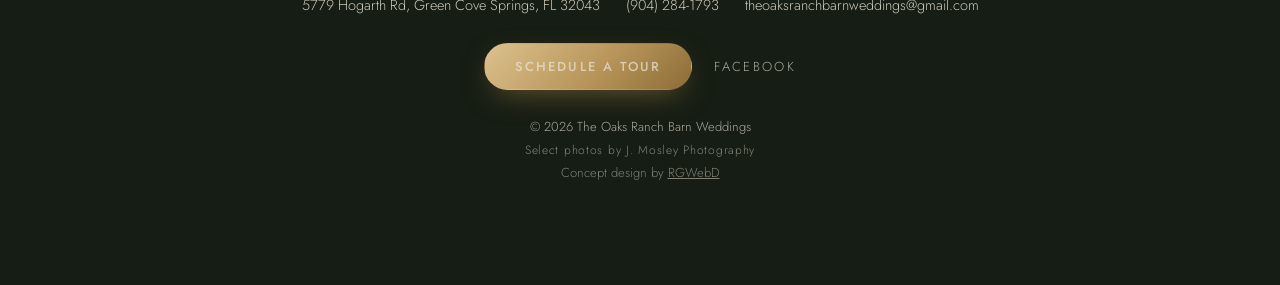
<file: faq.html>
<!doctype html>
<html lang="en">
<head>
  <meta charset="utf-8">
  <meta name="viewport" content="width=device-width, initial-scale=1, viewport-fit=cover">
  <title>FAQ | The Oaks Ranch Barn Weddings, Green Cove Springs FL</title>
  <meta name="description" content="Answers about The Oaks Ranch: location, 100 acres, three ceremony sites, the 4,000 sq. ft. a/c barn, bridal suite, capacity, packages, tables and chairs, and how to schedule a tour.">
  <link rel="canonical" href="https://rgwebd.github.io/theoaksranch/faq.html">
  <meta name="theme-color" content="#1d261b">
  <meta name="robots" content="index, follow, max-image-preview:large">
  <meta property="og:type" content="website">
  <meta property="og:site_name" content="The Oaks Ranch Barn Weddings">
  <meta property="og:title" content="FAQ | The Oaks Ranch Barn Weddings, Green Cove Springs FL">
  <meta property="og:description" content="Answers about The Oaks Ranch: location, 100 acres, three ceremony sites, the 4,000 sq. ft. a/c barn, bridal suite, capacity, packages, tables and chairs, and how to schedule a tour.">
  <meta property="og:url" content="https://rgwebd.github.io/theoaksranch/faq.html">
  <meta property="og:image" content="https://rgwebd.github.io/theoaksranch/images/og.jpg">
  <meta name="twitter:card" content="summary_large_image">
  <meta name="twitter:title" content="FAQ | The Oaks Ranch Barn Weddings, Green Cove Springs FL">
  <meta name="twitter:description" content="Answers about The Oaks Ranch: location, 100 acres, three ceremony sites, the 4,000 sq. ft. a/c barn, bridal suite, capacity, packages, tables and chairs, and how to schedule a tour.">
  <meta name="twitter:image" content="https://rgwebd.github.io/theoaksranch/images/og.jpg">
  <link rel="icon" href="favicon.svg" type="image/svg+xml">
  <link rel="preconnect" href="https://fonts.googleapis.com">
  <link rel="preconnect" href="https://fonts.gstatic.com" crossorigin>
  <link href="https://fonts.googleapis.com/css2?family=Cormorant+Garamond:ital,wght@0,300;0,400;0,500;0,600;1,300;1,400;1,500&family=Pinyon+Script&family=Jost:wght@300;400;500;600&display=swap" rel="stylesheet">
  <link rel="stylesheet" href="styles.css">
  <script>document.documentElement.classList.add("js");</script>
  <script type="application/ld+json">
{
 "@context": "https://schema.org",
 "@graph": [
  {
   "@type": [
    "EventVenue",
    "LocalBusiness"
   ],
   "@id": "https://rgwebd.github.io/theoaksranch/#venue",
   "name": "The Oaks Ranch Barn Weddings",
   "alternateName": [
    "The Oaks Ranch",
    "Florida Barn Weddings at The Oaks Ranch"
   ],
   "description": "The Oaks Ranch is 100 acres of shady oak trees draped in Spanish moss and miles of serene trails in Florida back country. It is a beautiful, secluded setting to have your wedding and reception, with three wedding ceremony sites, a 4,000 sq. ft. barn with a/c and heat and the stable area with a lighted dance floor for wedding rehearsal, ceremony and reception.",
   "url": "https://rgwebd.github.io/theoaksranch/",
   "telephone": "+1-904-284-1793",
   "email": "theoaksranchbarnweddings@gmail.com",
   "image": [
    "https://rgwebd.github.io/theoaksranch/images/og.jpg",
    "https://rgwebd.github.io/theoaksranch/images/colonnade-aisle.webp",
    "https://rgwebd.github.io/theoaksranch/images/barn-reception.webp"
   ],
   "address": {
    "@type": "PostalAddress",
    "streetAddress": "5779 Hogarth Rd",
    "addressLocality": "Green Cove Springs",
    "addressRegion": "FL",
    "postalCode": "32043",
    "addressCountry": "US"
   },
   "hasMap": "https://www.google.com/maps/search/?api=1&query=5779+Hogarth+Rd%2C+Green+Cove+Springs%2C+FL+32043",
   "areaServed": [
    "Green Cove Springs",
    "Clay County",
    "Jacksonville",
    "Northeast Florida"
   ],
   "sameAs": [
    "https://www.facebook.com/profile.php?id=100077868480670",
    "https://theoaksranchbarnweddings.com/",
    "https://www.theknot.com/marketplace/the-oaks-ranch-barn-weddings-green-cove-springs-fl-976248",
    "https://www.weddingwire.com/biz/the-oaks-ranch-barn-weddings-green-cove-springs/ce2cdfdeb54a8d8a.html"
   ],
   "maximumAttendeeCapacity": 300,
   "amenityFeature": [
    {
     "@type": "LocationFeatureSpecification",
     "name": "Three separate ceremony sites with rustic seating",
     "value": true
    },
    {
     "@type": "LocationFeatureSpecification",
     "name": "4,000 sq. ft. barn with a/c & heat",
     "value": true
    },
    {
     "@type": "LocationFeatureSpecification",
     "name": "Stable area with a lighted dance floor",
     "value": true
    },
    {
     "@type": "LocationFeatureSpecification",
     "name": "A/C bridal suite & groom's room with private restrooms",
     "value": true
    },
    {
     "@type": "LocationFeatureSpecification",
     "name": "3 ADA-approved bathrooms",
     "value": true
    },
    {
     "@type": "LocationFeatureSpecification",
     "name": "26 six-ft round tables & 4 nine-ft farmhouse tables",
     "value": true
    },
    {
     "@type": "LocationFeatureSpecification",
     "name": "Spools, shepherd hooks, whiskey barrel bar, rustic cake stands & signs",
     "value": true
    },
    {
     "@type": "LocationFeatureSpecification",
     "name": "Curtains at the ceremony sites, stable area & main barn",
     "value": true
    },
    {
     "@type": "LocationFeatureSpecification",
     "name": "Decorative lighting throughout",
     "value": true
    }
   ],
   "potentialAction": {
    "@type": "ReserveAction",
    "name": "Schedule a tour",
    "target": "mailto:theoaksranchbarnweddings@gmail.com"
   },
   "aggregateRating": {
    "@type": "AggregateRating",
    "ratingValue": "5.0",
    "bestRating": "5",
    "worstRating": "1",
    "ratingCount": 6,
    "reviewCount": 6
   },
   "review": [
    {
     "@type": "Review",
     "author": {
      "@type": "Person",
      "name": "TJ B"
     },
     "reviewRating": {
      "@type": "Rating",
      "ratingValue": "5",
      "bestRating": "5"
     },
     "reviewBody": "I could not have picked a more perfect venue for our ceremony and reception! The land, barn and stables are so beautiful and made decorating a breeze. All of our photos came back gorgeous in the picturesque backgrounds of the acres of land. The venue owners are so incredibly nice and helpful with every detail. The price is also extremely valuable for what you receive. I feel so lucky to have found them!",
     "publisher": {
      "@type": "Organization",
      "name": "The Knot"
     },
     "url": "https://www.theknot.com/marketplace/the-oaks-ranch-barn-weddings-green-cove-springs-fl-976248"
    },
    {
     "@type": "Review",
     "author": {
      "@type": "Person",
      "name": "Shannon H"
     },
     "reviewRating": {
      "@type": "Rating",
      "ratingValue": "5",
      "bestRating": "5"
     },
     "reviewBody": "This place is absolutely amazing. My wedding was magical. The reception area i chose is awesome too. I couldn't recommend this place more to anyone. Tracy and Joe the owners are the sweetest people too. 10/10. Wouldn't tell anyone to go anywhere else for their wedding",
     "publisher": {
      "@type": "Organization",
      "name": "The Knot"
     },
     "url": "https://www.theknot.com/marketplace/the-oaks-ranch-barn-weddings-green-cove-springs-fl-976248"
    },
    {
     "@type": "Review",
     "author": {
      "@type": "Person",
      "name": "Julie"
     },
     "reviewRating": {
      "@type": "Rating",
      "ratingValue": "5",
      "bestRating": "5"
     },
     "reviewBody": "Oaks Ranch is an amazing venue. SO peaceful, it made the most amazing wedding pics. … the price for this venue CANNOT be beat, and trust me, we looked every where. The owners are so patient and kind, by the time the wedding rolled around she felt more like a friend. Everyone enjoyed their time. We highly recommend this property. :)",
     "publisher": {
      "@type": "Organization",
      "name": "WeddingWire"
     },
     "url": "https://www.weddingwire.com/biz/the-oaks-ranch-barn-weddings-green-cove-springs/ce2cdfdeb54a8d8a.html",
     "datePublished": "2018-10-17",
     "name": "Fun at the Ranch"
    }
   ],
   "makesOffer": [
    {
     "@type": "Offer",
     "name": "2-Day Wedding & Reception Package",
     "price": "4000",
     "priceCurrency": "USD",
     "description": "The venue's specialty package. Same amenities as the 1-day package, over two days."
    },
    {
     "@type": "Offer",
     "name": "1-Day Wedding & Reception Package",
     "price": "3000",
     "priceCurrency": "USD",
     "description": "Wedding and reception in one day, with the same amenities as the 2-day package."
    }
   ]
  },
  {
   "@type": "WebPage",
   "@id": "https://rgwebd.github.io/theoaksranch/faq.html#webpage",
   "url": "https://rgwebd.github.io/theoaksranch/faq.html",
   "name": "FAQ | The Oaks Ranch Barn Weddings, Green Cove Springs FL",
   "description": "Answers about The Oaks Ranch: location, 100 acres, three ceremony sites, the 4,000 sq. ft. a/c barn, bridal suite, capacity, packages, tables and chairs, and how to schedule a tour.",
   "isPartOf": {
    "@type": "WebSite",
    "name": "The Oaks Ranch Barn Weddings",
    "url": "https://rgwebd.github.io/theoaksranch/"
   },
   "about": {
    "@id": "https://rgwebd.github.io/theoaksranch/#venue"
   },
   "primaryImageOfPage": "https://rgwebd.github.io/theoaksranch/images/og.jpg"
  },
  {
   "@type": "BreadcrumbList",
   "itemListElement": [
    {
     "@type": "ListItem",
     "position": 1,
     "name": "Home",
     "item": "https://rgwebd.github.io/theoaksranch/"
    },
    {
     "@type": "ListItem",
     "position": 2,
     "name": "FAQ",
     "item": "https://rgwebd.github.io/theoaksranch/faq.html"
    }
   ]
  },
  {
   "@type": "FAQPage",
   "@id": "https://rgwebd.github.io/theoaksranch/faq.html#faq",
   "mainEntity": [
    {
     "@type": "Question",
     "name": "Where is The Oaks Ranch?",
     "acceptedAnswer": {
      "@type": "Answer",
      "text": "We're at 5779 Hogarth Rd, Green Cove Springs, FL 32043, in the quiet country of Clay County. Get directions"
     }
    },
    {
     "@type": "Question",
     "name": "How big is the property?",
     "acceptedAnswer": {
      "@type": "Answer",
      "text": "The Oaks Ranch is a gated and secure 100-acre facility of shady oak trees draped in Spanish moss, with miles of serene trails in Florida back country."
     }
    },
    {
     "@type": "Question",
     "name": "How many ceremony sites are there?",
     "acceptedAnswer": {
      "@type": "Answer",
      "text": "Three separate ceremony sites, each with rustic seating, including the White Colonnades and the Black Pergola. There are curtains at the ceremony sites, the stable area and the main barn."
     }
    },
    {
     "@type": "Question",
     "name": "Is there an indoor space?",
     "acceptedAnswer": {
      "@type": "Answer",
      "text": "Yes. Our 4,000 sq. ft. barn has a/c and heat, and the stable area has a lighted dance floor for rehearsal, dining and receptions."
     }
    },
    {
     "@type": "Question",
     "name": "Where do the bride and groom get ready?",
     "acceptedAnswer": {
      "@type": "Answer",
      "text": "Every wedding includes an a/c bridal suite and groom's room for getting ready, each with private restrooms."
     }
    },
    {
     "@type": "Question",
     "name": "How many guests can you host?",
     "acceptedAnswer": {
      "@type": "Answer",
      "text": "We can accommodate very large groups, up to 300 guests, as well as small, intimate groups."
     }
    },
    {
     "@type": "Question",
     "name": "What do wedding packages cost?",
     "acceptedAnswer": {
      "@type": "Answer",
      "text": "We specialize in a 2-day wedding and reception package for $4,000. We also have a 1-day wedding and reception package for $3,000, with the same amenities. Please confirm current pricing and availability when you inquire."
     }
    },
    {
     "@type": "Question",
     "name": "Are tables and chairs included?",
     "acceptedAnswer": {
      "@type": "Answer",
      "text": "There are 26 six-ft round tables and 4 nine-ft farmhouse tables you're welcome to use. We do not have chairs, so plan to rent those."
     }
    },
    {
     "@type": "Question",
     "name": "What decor is available to use?",
     "acceptedAnswer": {
      "@type": "Answer",
      "text": "Spools, shepherd hooks, a whiskey barrel bar, rustic cake stands, signs and various other items, plus curtains and decorative lighting throughout."
     }
    },
    {
     "@type": "Question",
     "name": "Can we have our rehearsal, ceremony and reception in one place?",
     "acceptedAnswer": {
      "@type": "Answer",
      "text": "Yes. The stable area's lighted dance floor works for your rehearsal, dining and reception, and the ceremony sites are right on the property."
     }
    },
    {
     "@type": "Question",
     "name": "Is the venue accessible?",
     "acceptedAnswer": {
      "@type": "Answer",
      "text": "We have 3 ADA-approved bathrooms on site."
     }
    },
    {
     "@type": "Question",
     "name": "How do I schedule a tour?",
     "acceptedAnswer": {
      "@type": "Answer",
      "text": "Call (904) 284-1793, email us to schedule a tour, or use the inquiry form."
     }
    }
   ]
  }
 ]
}
  </script>
<script src="https://cosmiccallers.lovable.app/demo-track.js" data-demo="theoaksranch" defer></script>
</head>
<body class="page-faq">
  <a class="skip" href="#main">Skip to content</a>

  <div class="grain" aria-hidden="true"></div>
  <div class="progress" aria-hidden="true"><span></span></div>

  <aside class="preview-bar" role="note">
    <span>Design preview by <a href="https://github.com/RGWebD" rel="noopener">RGWebD</a><span class="pv-long">, a concept for The Oaks Ranch</span>.</span>
    <button type="button" class="preview-bar__x" aria-label="Dismiss preview notice">&times;</button>
  </aside>

  <header class="nav" id="top">
    <a class="brand" href="./" aria-label="The Oaks Ranch home">
      <span class="brand__mono" aria-hidden="true">OR</span>
      <span class="brand__text"><span class="brand__name">The Oaks Ranch</span><span class="brand__sub">Green Cove Springs, Florida</span></span>
    </a>
    <nav aria-label="Main">
      <ul id="menu" class="menu">
        <li><a href="venue.html">The Venue</a></li><li><a href="weddings.html">Weddings</a></li><li><a href="events.html">Events</a></li><li><a href="gallery.html">Gallery</a></li><li><a href="faq.html" aria-current="page">FAQ</a></li><li><a href="contact.html">Contact</a></li>
        <li class="menu__cta"><a class="btn btn--gold magnetic" href="mailto:theoaksranchbarnweddings@gmail.com?subject=Tour%20request%3A%20The%20Oaks%20Ranch&amp;body=Hi%21%20We%27d%20love%20to%20schedule%20a%20tour%20of%20The%20Oaks%20Ranch.%0A%0AOur%20names%3A%0APhone%3A%0AWedding%20date%20or%20season%3A%0AEstimated%20guest%20count%3A%0ABest%20days%20and%20times%20for%20a%20tour%3A%0A%0AThank%20you%21"><span>Schedule a Tour</span></a></li>
      </ul>
    </nav>
    <button class="menu-toggle" type="button" aria-expanded="false" aria-controls="menu" aria-label="Open menu"><span></span><span></span></button>
  </header>

  <main id="main">
    <section class="phero" aria-labelledby="page-title">
      <svg class="phero__sprig draw" viewBox="0 0 120 320" aria-hidden="true"><use href="#sprig"/></svg>
      <div class="wrap phero__grid">
        <div class="phero__copy">
          <nav class="phero__crumb phero__anim" aria-label="Breadcrumb"><a href="./">Home</a> <span aria-hidden="true">✦</span> <span aria-current="page">FAQ</span></nav>
          <p class="eyebrow phero__anim">Frequently Asked</p>
          <h1 id="page-title" class="phero__title"><span class="phero__line split">Questions,</span> <span class="phero__script">answered</span></h1>
          <p class="phero__lede phero__anim">Everything couples ask us, from ceremony sites to tables and chairs.</p>
          <div class="phero__cta phero__anim"><a class="btn btn--gold magnetic" href="mailto:theoaksranchbarnweddings@gmail.com?subject=Tour%20request%3A%20The%20Oaks%20Ranch&amp;body=Hi%21%20We%27d%20love%20to%20schedule%20a%20tour%20of%20The%20Oaks%20Ranch.%0A%0AOur%20names%3A%0APhone%3A%0AWedding%20date%20or%20season%3A%0AEstimated%20guest%20count%3A%0ABest%20days%20and%20times%20for%20a%20tour%3A%0A%0AThank%20you%21"><span>Schedule a Tour</span></a><a class="btn btn--ghost magnetic" href="contact.html"><span>Contact Us</span></a></div>
        </div>
        <div class="phero__media">
          <figure class="phero__arch" data-parallax="0.35"><img src="images/colonnade-aisle.webp" srcset="images/colonnade-aisle-sm.webp 800w, images/colonnade-aisle.webp 1600w" sizes="(max-width: 800px) 64vw, 28vw" width="1600" height="1200" decoding="async" alt="The White Colonnades ceremony site seen down the aisle" fetchpriority="high"></figure>
          <figure class="phero__small" data-parallax="-0.4"><img src="images/moss-oak.webp" srcset="images/moss-oak.webp 960w" sizes="(max-width: 800px) 40vw, 16vw" width="960" height="640" loading="lazy" decoding="async" alt="A moss-draped live oak above wedding guests"><span class="credit">Photo: J. Mosley Photography</span></figure>
        </div>
      </div>
    </section>
    <!-- FAQ -->
    <section class="faq section" id="faq" aria-labelledby="faq-title">
      <div class="wrap faq__grid">
        <header>
          <p class="eyebrow reveal">Before You Visit</p>
          <h2 id="faq-title" class="display split">Good to <em>know</em>.</h2>
          <p class="reveal">Don't see yours? Call <a href="tel:+19042841793">(904)&nbsp;284‑1793</a> or email <a href="mailto:theoaksranchbarnweddings@gmail.com">theoaksranchbarnweddings@gmail.com</a>.</p>
          <svg class="faq__sprig draw" viewBox="0 0 120 320" aria-hidden="true"><use href="#sprig"/></svg>
        </header>
        <div class="faq__list">
          <details class="reveal"><summary>Where is The Oaks Ranch?</summary><div><p>We're at <strong>5779 Hogarth Rd, Green Cove Springs, FL 32043</strong>, in the quiet country of Clay County. <a href="https://www.google.com/maps/search/?api=1&amp;query=5779+Hogarth+Rd%2C+Green+Cove+Springs%2C+FL+32043" target="_blank" rel="noopener">Get directions →</a></p></div></details>
          <details class="reveal"><summary>How big is the property?</summary><div><p>The Oaks Ranch is a gated and secure 100-acre facility of shady oak trees draped in Spanish moss, with miles of serene trails in Florida back country.</p></div></details>
          <details class="reveal"><summary>How many ceremony sites are there?</summary><div><p>Three separate ceremony sites, each with rustic seating, including the White Colonnades and the Black Pergola. There are curtains at the ceremony sites, the stable area and the main barn.</p></div></details>
          <details class="reveal"><summary>Is there an indoor space?</summary><div><p>Yes. Our 4,000 sq. ft. barn has a/c and heat, and the stable area has a lighted dance floor for rehearsal, dining and receptions.</p></div></details>
          <details class="reveal"><summary>Where do the bride and groom get ready?</summary><div><p>Every wedding includes an a/c bridal suite and groom's room for getting ready, each with private restrooms.</p></div></details>
          <details class="reveal"><summary>How many guests can you host?</summary><div><p>We can accommodate very large groups, up to 300 guests, as well as small, intimate groups.</p></div></details>
          <details class="reveal"><summary>What do wedding packages cost?</summary><div><p>We specialize in a <strong>2-day wedding and reception package for $4,000</strong>. We also have a <strong>1-day wedding and reception package for $3,000</strong>, with the same amenities. Please confirm current pricing and availability when you inquire.</p></div></details>
          <details class="reveal"><summary>Are tables and chairs included?</summary><div><p>There are 26 six-ft round tables and 4 nine-ft farmhouse tables you're welcome to use. We do not have chairs, so plan to rent those.</p></div></details>
          <details class="reveal"><summary>What decor is available to use?</summary><div><p>Spools, shepherd hooks, a whiskey barrel bar, rustic cake stands, signs and various other items, plus curtains and decorative lighting throughout.</p></div></details>
          <details class="reveal"><summary>Can we have our rehearsal, ceremony and reception in one place?</summary><div><p>Yes. The stable area's lighted dance floor works for your rehearsal, dining and reception, and the ceremony sites are right on the property.</p></div></details>
          <details class="reveal"><summary>Is the venue accessible?</summary><div><p>We have 3 ADA-approved bathrooms on site.</p></div></details>
          <details class="reveal"><summary>How do I schedule a tour?</summary><div><p>Call <a href="tel:+19042841793">(904) 284-1793</a>, <a href="mailto:theoaksranchbarnweddings@gmail.com?subject=Tour%20request%3A%20The%20Oaks%20Ranch&amp;body=Hi%21%20We%27d%20love%20to%20schedule%20a%20tour%20of%20The%20Oaks%20Ranch.%0A%0AOur%20names%3A%0APhone%3A%0AWedding%20date%20or%20season%3A%0AEstimated%20guest%20count%3A%0ABest%20days%20and%20times%20for%20a%20tour%3A%0A%0AThank%20you%21">email us to schedule a tour</a>, or use the <a href="contact.html">inquiry form</a>.</p></div></details>
        </div>
      </div>
    </section>
    <section class="cta-band" aria-labelledby="cta-title">
      <div class="cta-band__media" data-parallax="0.5" aria-hidden="true"><img src="images/golden-dinner.webp" srcset="images/golden-dinner-sm.webp 800w, images/golden-dinner.webp 1920w" sizes="100vw" width="1920" height="1433" loading="lazy" decoding="async" alt="" style="object-position:50% 40%"></div>
      <div class="cta-band__veil" aria-hidden="true"></div>
      <svg class="cta-band__wreath draw" viewBox="0 0 200 200" aria-hidden="true"><use href="#wreath"/></svg>
      <div class="wrap cta-band__inner">
        <p class="eyebrow reveal">Start the Next Chapter</p>
        <h2 id="cta-title" class="display split">Come see it <em>in person</em>.</h2>
        <p class="reveal">Photos are lovely, but nothing compares to walking beneath the oaks yourself. Schedule a tour and check availability for your date.</p>
        <div class="cta-band__btns reveal">
          <a class="btn btn--gold btn--lg magnetic" href="mailto:theoaksranchbarnweddings@gmail.com?subject=Tour%20request%3A%20The%20Oaks%20Ranch&amp;body=Hi%21%20We%27d%20love%20to%20schedule%20a%20tour%20of%20The%20Oaks%20Ranch.%0A%0AOur%20names%3A%0APhone%3A%0AWedding%20date%20or%20season%3A%0AEstimated%20guest%20count%3A%0ABest%20days%20and%20times%20for%20a%20tour%3A%0A%0AThank%20you%21"><span>Schedule a Tour</span></a>
          <a class="btn btn--ghost btn--lg magnetic" href="tel:+19042841793"><span>Call (904) 284-1793</span></a>
        </div>
        <p class="cta-band__meta reveal"><a href="https://www.google.com/maps/search/?api=1&amp;query=5779+Hogarth+Rd%2C+Green+Cove+Springs%2C+FL+32043" target="_blank" rel="noopener">5779 Hogarth Rd · Green Cove Springs, FL</a> <span aria-hidden="true">✦</span> <a href="contact.html">Send an inquiry</a></p>
      </div>
    </section>

  </main>

  <footer class="footer">
    <div class="wrap footer__inner">
      <div class="footer__brand">
        <span class="footer__mono" aria-hidden="true">OR</span>
        <p class="footer__name">The Oaks Ranch Barn Weddings</p>
        <p class="footer__tag">100 acres of shady oaks &amp; Spanish moss in Florida back country.</p>
      </div>
      <nav class="footer__nav" aria-label="Footer">
        <a href="./">Home</a><a href="venue.html">The Venue</a><a href="weddings.html">Weddings</a><a href="events.html">Receptions &amp; Events</a><a href="gallery.html">Gallery</a><a href="faq.html">FAQ</a><a href="contact.html">Contact</a>
      </nav>
      <div class="footer__contact">
        <a href="https://www.google.com/maps/search/?api=1&amp;query=5779+Hogarth+Rd%2C+Green+Cove+Springs%2C+FL+32043" target="_blank" rel="noopener">5779 Hogarth Rd, Green Cove Springs, FL 32043</a>
        <a href="tel:+19042841793">(904) 284-1793</a>
        <a href="mailto:theoaksranchbarnweddings@gmail.com">theoaksranchbarnweddings@gmail.com</a>
      </div>
      <div class="footer__actions">
        <a class="btn btn--gold magnetic" href="mailto:theoaksranchbarnweddings@gmail.com?subject=Tour%20request%3A%20The%20Oaks%20Ranch&amp;body=Hi%21%20We%27d%20love%20to%20schedule%20a%20tour%20of%20The%20Oaks%20Ranch.%0A%0AOur%20names%3A%0APhone%3A%0AWedding%20date%20or%20season%3A%0AEstimated%20guest%20count%3A%0ABest%20days%20and%20times%20for%20a%20tour%3A%0A%0AThank%20you%21"><span>Schedule a Tour</span></a>
        <a class="footer__social" href="https://www.facebook.com/profile.php?id=100077868480670" target="_blank" rel="noopener">Facebook</a>
      </div>
      <p class="footer__legal">© <span data-year>2026</span> The Oaks Ranch Barn Weddings<br><span class="footer__photo">Select photos by J. Mosley Photography</span><br><span class="footer__credit">Concept design by <a href="https://github.com/RGWebD" rel="noopener">RGWebD</a></span></p>
    </div>
  </footer>

  <!-- SVG sprites: oak leaves, acorns & Spanish moss -->
  <svg width="0" height="0" style="position:absolute" aria-hidden="true">
    <defs>
      <symbol id="sprig" viewBox="0 0 120 320"><g fill="none" stroke="currentColor" stroke-width="1.2" stroke-linecap="round" stroke-linejoin="round"><path d="M60 318 C 58 250, 66 190, 56 120 S 62 40, 64 4"/><path transform="translate(58.0 272.0) rotate(-58) scale(1.15)" d="M0 0 C -2 -3 -6 -4 -5 -8 C -9 -9 -10 -13 -6 -14 C -9 -17 -7 -21 -3 -20 C -4 -24 -1 -27 0 -30 C 1 -27 4 -24 3 -20 C 7 -21 9 -17 6 -14 C 10 -13 9 -9 5 -8 C 6 -4 2 -3 0 0Z M0 -2 L0 -26"/><path transform="translate(60.0 236.0) rotate(52) scale(1.10)" d="M0 0 C -2 -3 -6 -4 -5 -8 C -9 -9 -10 -13 -6 -14 C -9 -17 -7 -21 -3 -20 C -4 -24 -1 -27 0 -30 C 1 -27 4 -24 3 -20 C 7 -21 9 -17 6 -14 C 10 -13 9 -9 5 -8 C 6 -4 2 -3 0 0Z M0 -2 L0 -26"/><path transform="translate(60.0 196.0) rotate(-55) scale(1.05)" d="M0 0 C -2 -3 -6 -4 -5 -8 C -9 -9 -10 -13 -6 -14 C -9 -17 -7 -21 -3 -20 C -4 -24 -1 -27 0 -30 C 1 -27 4 -24 3 -20 C 7 -21 9 -17 6 -14 C 10 -13 9 -9 5 -8 C 6 -4 2 -3 0 0Z M0 -2 L0 -26"/><path transform="translate(59.0 158.0) rotate(50) scale(1.00)" d="M0 0 C -2 -3 -6 -4 -5 -8 C -9 -9 -10 -13 -6 -14 C -9 -17 -7 -21 -3 -20 C -4 -24 -1 -27 0 -30 C 1 -27 4 -24 3 -20 C 7 -21 9 -17 6 -14 C 10 -13 9 -9 5 -8 C 6 -4 2 -3 0 0Z M0 -2 L0 -26"/><path transform="translate(57.0 122.0) rotate(-52) scale(0.95)" d="M0 0 C -2 -3 -6 -4 -5 -8 C -9 -9 -10 -13 -6 -14 C -9 -17 -7 -21 -3 -20 C -4 -24 -1 -27 0 -30 C 1 -27 4 -24 3 -20 C 7 -21 9 -17 6 -14 C 10 -13 9 -9 5 -8 C 6 -4 2 -3 0 0Z M0 -2 L0 -26"/><path transform="translate(59.0 88.0) rotate(48) scale(0.90)" d="M0 0 C -2 -3 -6 -4 -5 -8 C -9 -9 -10 -13 -6 -14 C -9 -17 -7 -21 -3 -20 C -4 -24 -1 -27 0 -30 C 1 -27 4 -24 3 -20 C 7 -21 9 -17 6 -14 C 10 -13 9 -9 5 -8 C 6 -4 2 -3 0 0Z M0 -2 L0 -26"/><path transform="translate(61.0 54.0) rotate(-45) scale(0.80)" d="M0 0 C -2 -3 -6 -4 -5 -8 C -9 -9 -10 -13 -6 -14 C -9 -17 -7 -21 -3 -20 C -4 -24 -1 -27 0 -30 C 1 -27 4 -24 3 -20 C 7 -21 9 -17 6 -14 C 10 -13 9 -9 5 -8 C 6 -4 2 -3 0 0Z M0 -2 L0 -26"/><path transform="translate(63.0 22.0) rotate(35) scale(0.70)" d="M0 0 C -2 -3 -6 -4 -5 -8 C -9 -9 -10 -13 -6 -14 C -9 -17 -7 -21 -3 -20 C -4 -24 -1 -27 0 -30 C 1 -27 4 -24 3 -20 C 7 -21 9 -17 6 -14 C 10 -13 9 -9 5 -8 C 6 -4 2 -3 0 0Z M0 -2 L0 -26"/><path transform="translate(70.0 140.0) rotate(-20) scale(1.10)" d="M-5 0 C -5 6 -2 10 0 11 C 2 10 5 6 5 0Z M-6 0 C -6 -4 6 -4 6 0Z M0 -3 L0 -6"/><path transform="translate(48.0 104.0) rotate(25) scale(1.00)" d="M-5 0 C -5 6 -2 10 0 11 C 2 10 5 6 5 0Z M-6 0 C -6 -4 6 -4 6 0Z M0 -3 L0 -6"/><path d="M58 250 c -4 10 2 18 -2 28 c -3 8 2 14 -1 22"/><path d="M60 180 c 5 9 -1 17 3 26 c 3 7 -2 13 1 20"/><path d="M57 110 c -5 8 1 15 -3 23 c -2 6 1 10 -1 15"/></g></symbol>
      <symbol id="flourish" viewBox="0 0 240 24"><g fill="none" stroke="currentColor" stroke-width="1.2" stroke-linecap="round"><path d="M4 12 C 40 12, 60 2, 96 12 M236 12 C 200 12, 180 2, 144 12"/><path transform="translate(120.0 21.0) rotate(0) scale(0.62)" d="M0 0 C -2 -3 -6 -4 -5 -8 C -9 -9 -10 -13 -6 -14 C -9 -17 -7 -21 -3 -20 C -4 -24 -1 -27 0 -30 C 1 -27 4 -24 3 -20 C 7 -21 9 -17 6 -14 C 10 -13 9 -9 5 -8 C 6 -4 2 -3 0 0Z M0 -2 L0 -26"/><circle cx="104" cy="12" r="2"/><circle cx="136" cy="12" r="2"/></g></symbol>
      <symbol id="wreath" viewBox="0 0 200 200"><g fill="none" stroke="currentColor" stroke-width="1.1" stroke-linecap="round" stroke-linejoin="round"><path d="M80.6 177.6 A 80 80 0 0 1 72.6 24.8"/><path d="M119.4 177.6 A 80 80 0 0 0 127.4 24.8"/><path transform="translate(67.5 173.1) rotate(-98) scale(0.95)" d="M0 0 C -2 -3 -6 -4 -5 -8 C -9 -9 -10 -13 -6 -14 C -9 -17 -7 -21 -3 -20 C -4 -24 -1 -27 0 -30 C 1 -27 4 -24 3 -20 C 7 -21 9 -17 6 -14 C 10 -13 9 -9 5 -8 C 6 -4 2 -3 0 0Z M0 -2 L0 -26"/><path transform="translate(132.5 173.1) rotate(98) scale(0.95)" d="M0 0 C -2 -3 -6 -4 -5 -8 C -9 -9 -10 -13 -6 -14 C -9 -17 -7 -21 -3 -20 C -4 -24 -1 -27 0 -30 C 1 -27 4 -24 3 -20 C 7 -21 9 -17 6 -14 C 10 -13 9 -9 5 -8 C 6 -4 2 -3 0 0Z M0 -2 L0 -26"/><path transform="translate(45.4 158.5) rotate(-15) scale(0.92)" d="M0 0 C -2 -3 -6 -4 -5 -8 C -9 -9 -10 -13 -6 -14 C -9 -17 -7 -21 -3 -20 C -4 -24 -1 -27 0 -30 C 1 -27 4 -24 3 -20 C 7 -21 9 -17 6 -14 C 10 -13 9 -9 5 -8 C 6 -4 2 -3 0 0Z M0 -2 L0 -26"/><path transform="translate(154.6 158.5) rotate(15) scale(0.92)" d="M0 0 C -2 -3 -6 -4 -5 -8 C -9 -9 -10 -13 -6 -14 C -9 -17 -7 -21 -3 -20 C -4 -24 -1 -27 0 -30 C 1 -27 4 -24 3 -20 C 7 -21 9 -17 6 -14 C 10 -13 9 -9 5 -8 C 6 -4 2 -3 0 0Z M0 -2 L0 -26"/><path transform="translate(29.4 137.6) rotate(-60) scale(0.89)" d="M0 0 C -2 -3 -6 -4 -5 -8 C -9 -9 -10 -13 -6 -14 C -9 -17 -7 -21 -3 -20 C -4 -24 -1 -27 0 -30 C 1 -27 4 -24 3 -20 C 7 -21 9 -17 6 -14 C 10 -13 9 -9 5 -8 C 6 -4 2 -3 0 0Z M0 -2 L0 -26"/><path transform="translate(170.6 137.6) rotate(60) scale(0.89)" d="M0 0 C -2 -3 -6 -4 -5 -8 C -9 -9 -10 -13 -6 -14 C -9 -17 -7 -21 -3 -20 C -4 -24 -1 -27 0 -30 C 1 -27 4 -24 3 -20 C 7 -21 9 -17 6 -14 C 10 -13 9 -9 5 -8 C 6 -4 2 -3 0 0Z M0 -2 L0 -26"/><path transform="translate(21.0 112.5) rotate(23) scale(0.86)" d="M0 0 C -2 -3 -6 -4 -5 -8 C -9 -9 -10 -13 -6 -14 C -9 -17 -7 -21 -3 -20 C -4 -24 -1 -27 0 -30 C 1 -27 4 -24 3 -20 C 7 -21 9 -17 6 -14 C 10 -13 9 -9 5 -8 C 6 -4 2 -3 0 0Z M0 -2 L0 -26"/><path transform="translate(179.0 112.5) rotate(-23) scale(0.86)" d="M0 0 C -2 -3 -6 -4 -5 -8 C -9 -9 -10 -13 -6 -14 C -9 -17 -7 -21 -3 -20 C -4 -24 -1 -27 0 -30 C 1 -27 4 -24 3 -20 C 7 -21 9 -17 6 -14 C 10 -13 9 -9 5 -8 C 6 -4 2 -3 0 0Z M0 -2 L0 -26"/><path transform="translate(21.2 86.1) rotate(-22) scale(0.83)" d="M0 0 C -2 -3 -6 -4 -5 -8 C -9 -9 -10 -13 -6 -14 C -9 -17 -7 -21 -3 -20 C -4 -24 -1 -27 0 -30 C 1 -27 4 -24 3 -20 C 7 -21 9 -17 6 -14 C 10 -13 9 -9 5 -8 C 6 -4 2 -3 0 0Z M0 -2 L0 -26"/><path transform="translate(178.8 86.1) rotate(22) scale(0.83)" d="M0 0 C -2 -3 -6 -4 -5 -8 C -9 -9 -10 -13 -6 -14 C -9 -17 -7 -21 -3 -20 C -4 -24 -1 -27 0 -30 C 1 -27 4 -24 3 -20 C 7 -21 9 -17 6 -14 C 10 -13 9 -9 5 -8 C 6 -4 2 -3 0 0Z M0 -2 L0 -26"/><path transform="translate(30.0 61.2) rotate(61) scale(0.80)" d="M0 0 C -2 -3 -6 -4 -5 -8 C -9 -9 -10 -13 -6 -14 C -9 -17 -7 -21 -3 -20 C -4 -24 -1 -27 0 -30 C 1 -27 4 -24 3 -20 C 7 -21 9 -17 6 -14 C 10 -13 9 -9 5 -8 C 6 -4 2 -3 0 0Z M0 -2 L0 -26"/><path transform="translate(170.0 61.2) rotate(-61) scale(0.80)" d="M0 0 C -2 -3 -6 -4 -5 -8 C -9 -9 -10 -13 -6 -14 C -9 -17 -7 -21 -3 -20 C -4 -24 -1 -27 0 -30 C 1 -27 4 -24 3 -20 C 7 -21 9 -17 6 -14 C 10 -13 9 -9 5 -8 C 6 -4 2 -3 0 0Z M0 -2 L0 -26"/><path transform="translate(46.5 40.5) rotate(16) scale(0.77)" d="M0 0 C -2 -3 -6 -4 -5 -8 C -9 -9 -10 -13 -6 -14 C -9 -17 -7 -21 -3 -20 C -4 -24 -1 -27 0 -30 C 1 -27 4 -24 3 -20 C 7 -21 9 -17 6 -14 C 10 -13 9 -9 5 -8 C 6 -4 2 -3 0 0Z M0 -2 L0 -26"/><path transform="translate(153.5 40.5) rotate(-16) scale(0.77)" d="M0 0 C -2 -3 -6 -4 -5 -8 C -9 -9 -10 -13 -6 -14 C -9 -17 -7 -21 -3 -20 C -4 -24 -1 -27 0 -30 C 1 -27 4 -24 3 -20 C 7 -21 9 -17 6 -14 C 10 -13 9 -9 5 -8 C 6 -4 2 -3 0 0Z M0 -2 L0 -26"/><path transform="translate(68.7 26.4) rotate(99) scale(0.74)" d="M0 0 C -2 -3 -6 -4 -5 -8 C -9 -9 -10 -13 -6 -14 C -9 -17 -7 -21 -3 -20 C -4 -24 -1 -27 0 -30 C 1 -27 4 -24 3 -20 C 7 -21 9 -17 6 -14 C 10 -13 9 -9 5 -8 C 6 -4 2 -3 0 0Z M0 -2 L0 -26"/><path transform="translate(131.3 26.4) rotate(-99) scale(0.74)" d="M0 0 C -2 -3 -6 -4 -5 -8 C -9 -9 -10 -13 -6 -14 C -9 -17 -7 -21 -3 -20 C -4 -24 -1 -27 0 -30 C 1 -27 4 -24 3 -20 C 7 -21 9 -17 6 -14 C 10 -13 9 -9 5 -8 C 6 -4 2 -3 0 0Z M0 -2 L0 -26"/><path transform="translate(92.0 184.0) rotate(20) scale(1.15)" d="M-5 0 C -5 6 -2 10 0 11 C 2 10 5 6 5 0Z M-6 0 C -6 -4 6 -4 6 0Z M0 -3 L0 -6"/><path transform="translate(108.0 184.0) rotate(-20) scale(1.15)" d="M-5 0 C -5 6 -2 10 0 11 C 2 10 5 6 5 0Z M-6 0 C -6 -4 6 -4 6 0Z M0 -3 L0 -6"/></g></symbol>
    </defs>
  </svg>

  <script src="script.js" defer></script>
</body>
</html>
</file>
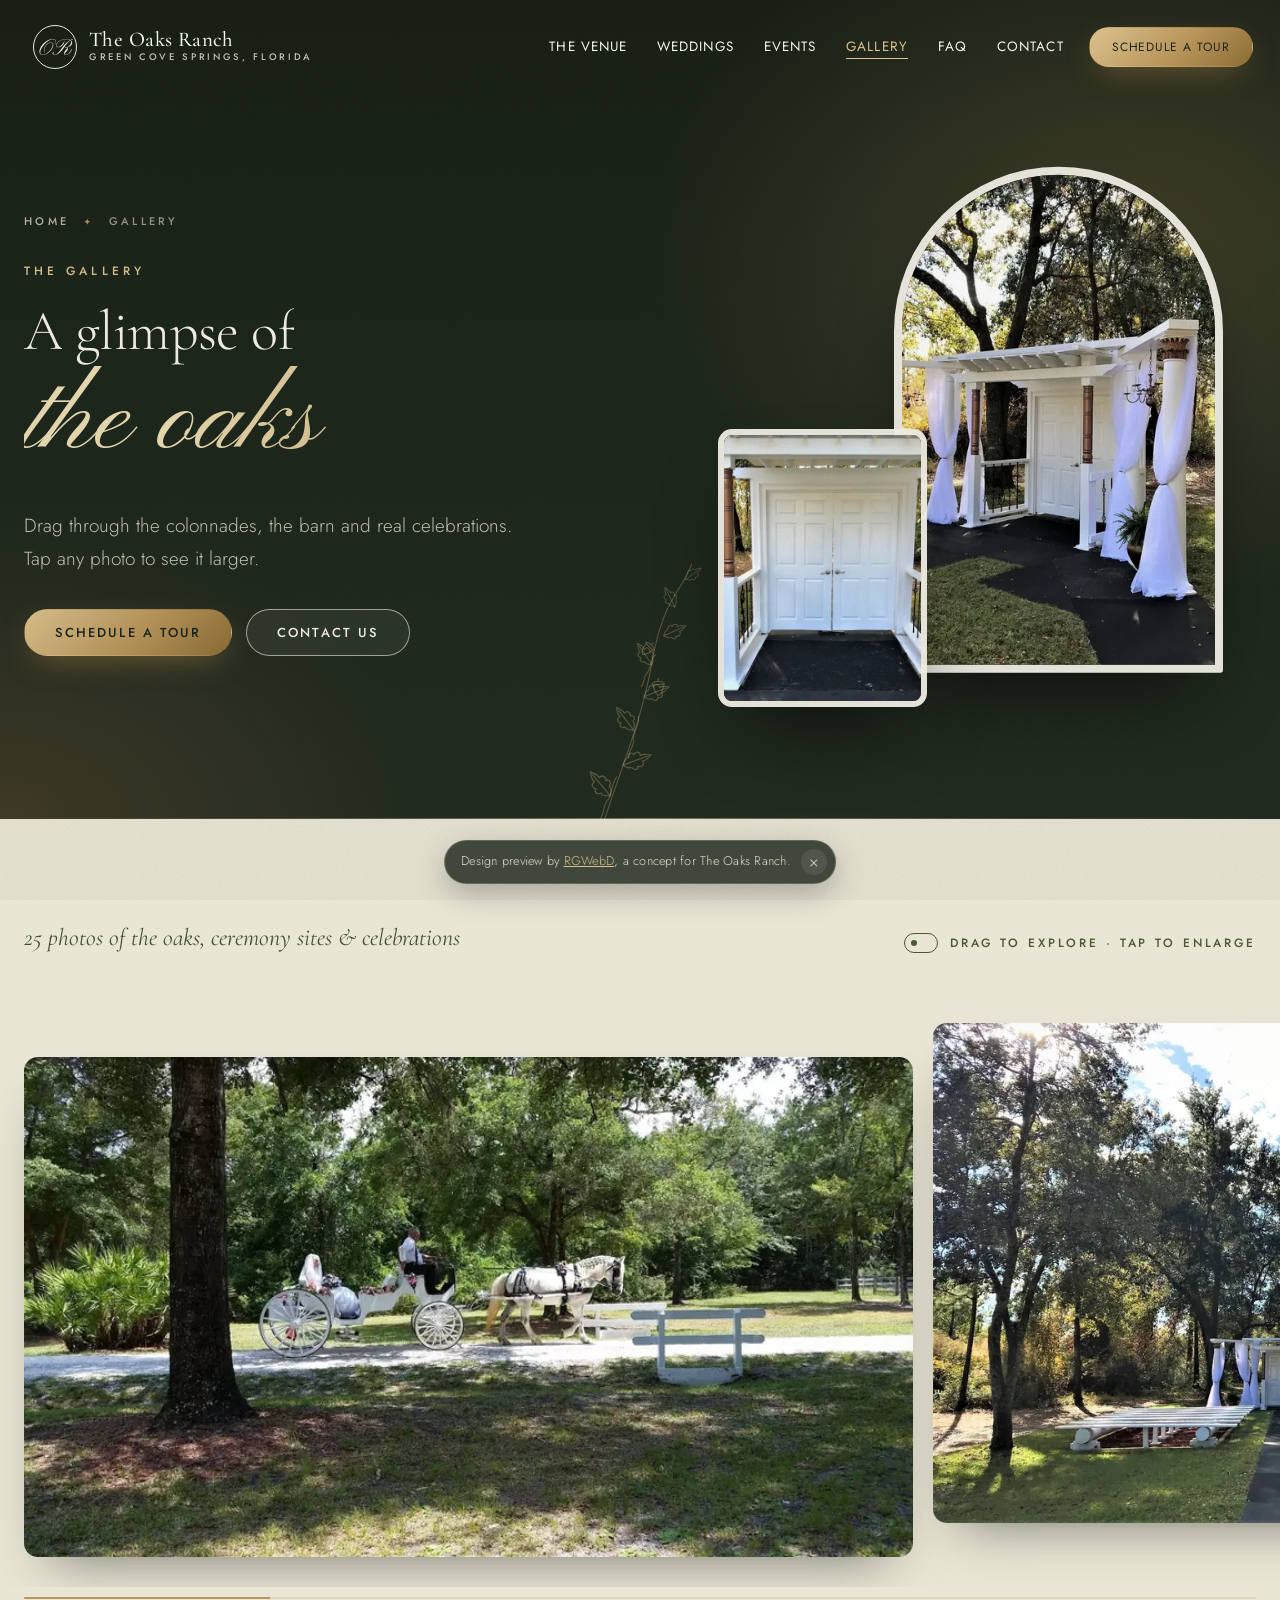
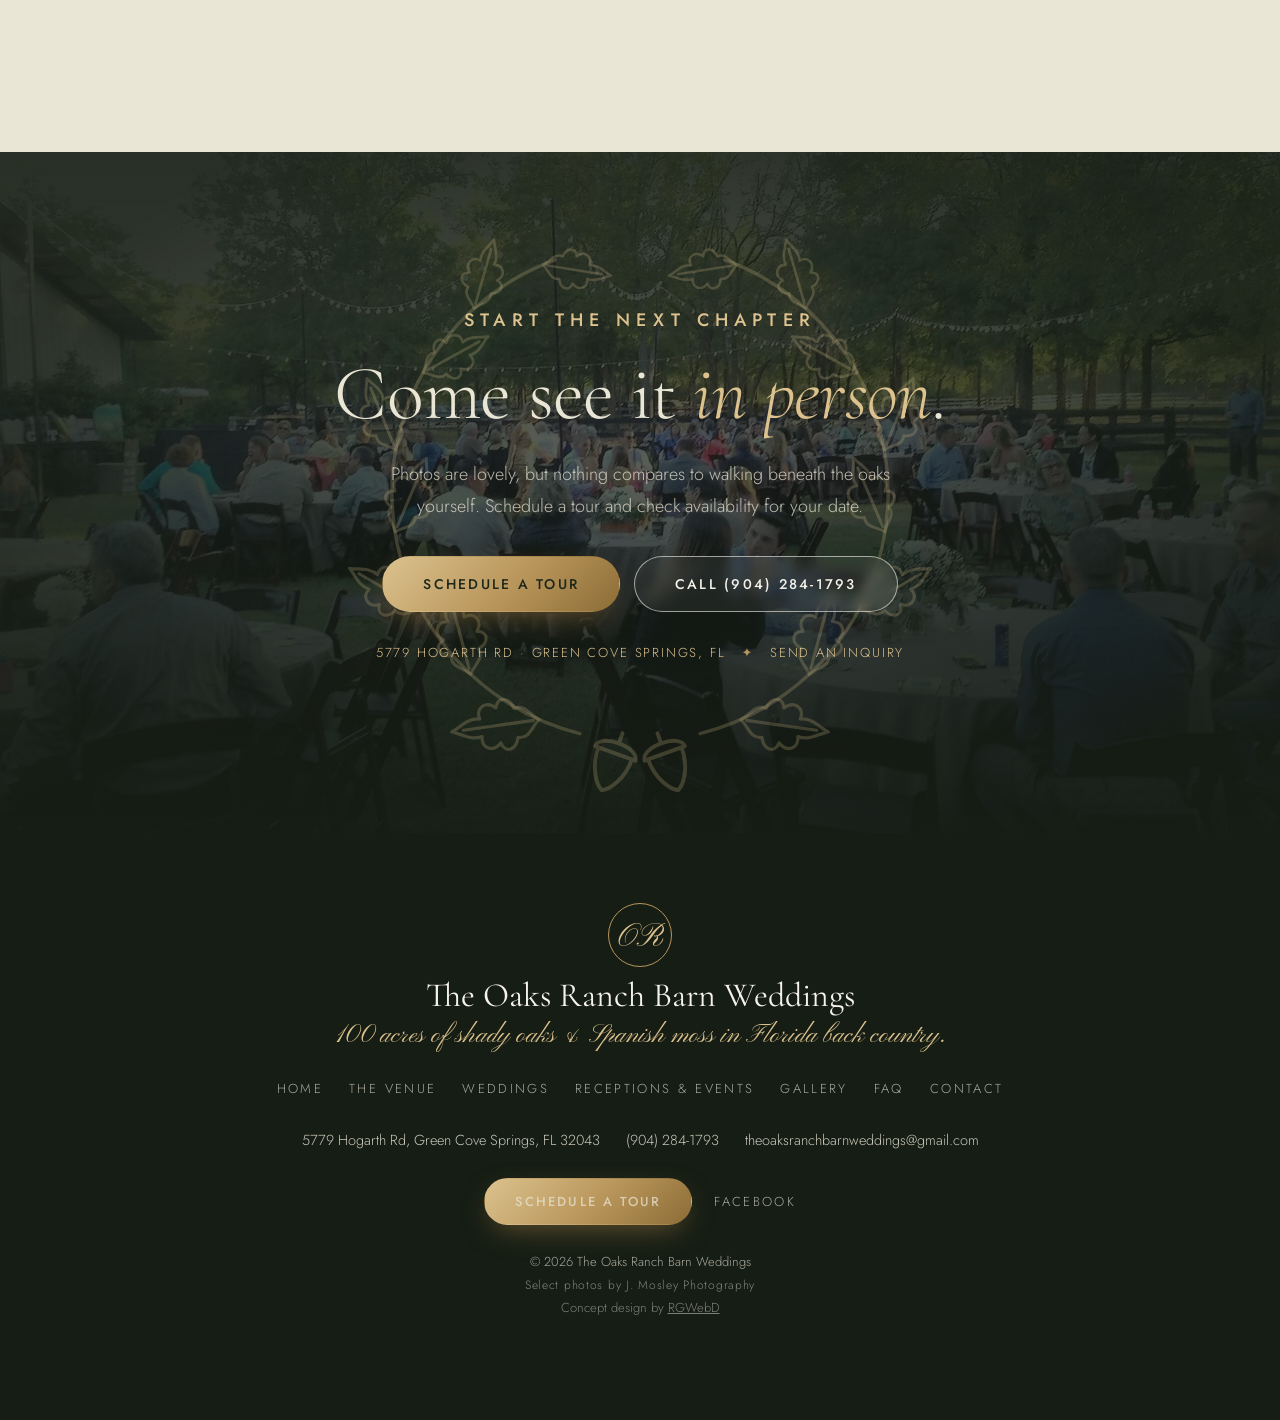
<file: gallery.html>
<!doctype html>
<html lang="en">
<head>
  <meta charset="utf-8">
  <meta name="viewport" content="width=device-width, initial-scale=1, viewport-fit=cover">
  <title>Gallery | Photos of The Oaks Ranch Barn Weddings, Green Cove Springs FL</title>
  <meta name="description" content="Photos of The Oaks Ranch: the White Colonnades and Black Pergola ceremony sites, the barn, the string-lit dance floor and couples beneath 100 acres of moss-draped oaks.">
  <link rel="canonical" href="https://rgwebd.github.io/theoaksranch/gallery.html">
  <meta name="theme-color" content="#1d261b">
  <meta name="robots" content="index, follow, max-image-preview:large">
  <meta property="og:type" content="website">
  <meta property="og:site_name" content="The Oaks Ranch Barn Weddings">
  <meta property="og:title" content="Gallery | Photos of The Oaks Ranch Barn Weddings, Green Cove Springs FL">
  <meta property="og:description" content="Photos of The Oaks Ranch: the White Colonnades and Black Pergola ceremony sites, the barn, the string-lit dance floor and couples beneath 100 acres of moss-draped oaks.">
  <meta property="og:url" content="https://rgwebd.github.io/theoaksranch/gallery.html">
  <meta property="og:image" content="https://rgwebd.github.io/theoaksranch/images/og.jpg">
  <meta name="twitter:card" content="summary_large_image">
  <meta name="twitter:title" content="Gallery | Photos of The Oaks Ranch Barn Weddings, Green Cove Springs FL">
  <meta name="twitter:description" content="Photos of The Oaks Ranch: the White Colonnades and Black Pergola ceremony sites, the barn, the string-lit dance floor and couples beneath 100 acres of moss-draped oaks.">
  <meta name="twitter:image" content="https://rgwebd.github.io/theoaksranch/images/og.jpg">
  <link rel="icon" href="favicon.svg" type="image/svg+xml">
  <link rel="preconnect" href="https://fonts.googleapis.com">
  <link rel="preconnect" href="https://fonts.gstatic.com" crossorigin>
  <link href="https://fonts.googleapis.com/css2?family=Cormorant+Garamond:ital,wght@0,300;0,400;0,500;0,600;1,300;1,400;1,500&family=Pinyon+Script&family=Jost:wght@300;400;500;600&display=swap" rel="stylesheet">
  <link rel="stylesheet" href="styles.css">
  <script>document.documentElement.classList.add("js");</script>
  <script type="application/ld+json">
{
 "@context": "https://schema.org",
 "@graph": [
  {
   "@type": [
    "EventVenue",
    "LocalBusiness"
   ],
   "@id": "https://rgwebd.github.io/theoaksranch/#venue",
   "name": "The Oaks Ranch Barn Weddings",
   "alternateName": [
    "The Oaks Ranch",
    "Florida Barn Weddings at The Oaks Ranch"
   ],
   "description": "The Oaks Ranch is 100 acres of shady oak trees draped in Spanish moss and miles of serene trails in Florida back country. It is a beautiful, secluded setting to have your wedding and reception, with three wedding ceremony sites, a 4,000 sq. ft. barn with a/c and heat and the stable area with a lighted dance floor for wedding rehearsal, ceremony and reception.",
   "url": "https://rgwebd.github.io/theoaksranch/",
   "telephone": "+1-904-284-1793",
   "email": "theoaksranchbarnweddings@gmail.com",
   "image": [
    "https://rgwebd.github.io/theoaksranch/images/og.jpg",
    "https://rgwebd.github.io/theoaksranch/images/colonnade-aisle.webp",
    "https://rgwebd.github.io/theoaksranch/images/barn-reception.webp"
   ],
   "address": {
    "@type": "PostalAddress",
    "streetAddress": "5779 Hogarth Rd",
    "addressLocality": "Green Cove Springs",
    "addressRegion": "FL",
    "postalCode": "32043",
    "addressCountry": "US"
   },
   "hasMap": "https://www.google.com/maps/search/?api=1&query=5779+Hogarth+Rd%2C+Green+Cove+Springs%2C+FL+32043",
   "areaServed": [
    "Green Cove Springs",
    "Clay County",
    "Jacksonville",
    "Northeast Florida"
   ],
   "sameAs": [
    "https://www.facebook.com/profile.php?id=100077868480670",
    "https://theoaksranchbarnweddings.com/",
    "https://www.theknot.com/marketplace/the-oaks-ranch-barn-weddings-green-cove-springs-fl-976248",
    "https://www.weddingwire.com/biz/the-oaks-ranch-barn-weddings-green-cove-springs/ce2cdfdeb54a8d8a.html"
   ],
   "maximumAttendeeCapacity": 300,
   "amenityFeature": [
    {
     "@type": "LocationFeatureSpecification",
     "name": "Three separate ceremony sites with rustic seating",
     "value": true
    },
    {
     "@type": "LocationFeatureSpecification",
     "name": "4,000 sq. ft. barn with a/c & heat",
     "value": true
    },
    {
     "@type": "LocationFeatureSpecification",
     "name": "Stable area with a lighted dance floor",
     "value": true
    },
    {
     "@type": "LocationFeatureSpecification",
     "name": "A/C bridal suite & groom's room with private restrooms",
     "value": true
    },
    {
     "@type": "LocationFeatureSpecification",
     "name": "3 ADA-approved bathrooms",
     "value": true
    },
    {
     "@type": "LocationFeatureSpecification",
     "name": "26 six-ft round tables & 4 nine-ft farmhouse tables",
     "value": true
    },
    {
     "@type": "LocationFeatureSpecification",
     "name": "Spools, shepherd hooks, whiskey barrel bar, rustic cake stands & signs",
     "value": true
    },
    {
     "@type": "LocationFeatureSpecification",
     "name": "Curtains at the ceremony sites, stable area & main barn",
     "value": true
    },
    {
     "@type": "LocationFeatureSpecification",
     "name": "Decorative lighting throughout",
     "value": true
    }
   ],
   "potentialAction": {
    "@type": "ReserveAction",
    "name": "Schedule a tour",
    "target": "mailto:theoaksranchbarnweddings@gmail.com"
   },
   "aggregateRating": {
    "@type": "AggregateRating",
    "ratingValue": "5.0",
    "bestRating": "5",
    "worstRating": "1",
    "ratingCount": 6,
    "reviewCount": 6
   },
   "review": [
    {
     "@type": "Review",
     "author": {
      "@type": "Person",
      "name": "TJ B"
     },
     "reviewRating": {
      "@type": "Rating",
      "ratingValue": "5",
      "bestRating": "5"
     },
     "reviewBody": "I could not have picked a more perfect venue for our ceremony and reception! The land, barn and stables are so beautiful and made decorating a breeze. All of our photos came back gorgeous in the picturesque backgrounds of the acres of land. The venue owners are so incredibly nice and helpful with every detail. The price is also extremely valuable for what you receive. I feel so lucky to have found them!",
     "publisher": {
      "@type": "Organization",
      "name": "The Knot"
     },
     "url": "https://www.theknot.com/marketplace/the-oaks-ranch-barn-weddings-green-cove-springs-fl-976248"
    },
    {
     "@type": "Review",
     "author": {
      "@type": "Person",
      "name": "Shannon H"
     },
     "reviewRating": {
      "@type": "Rating",
      "ratingValue": "5",
      "bestRating": "5"
     },
     "reviewBody": "This place is absolutely amazing. My wedding was magical. The reception area i chose is awesome too. I couldn't recommend this place more to anyone. Tracy and Joe the owners are the sweetest people too. 10/10. Wouldn't tell anyone to go anywhere else for their wedding",
     "publisher": {
      "@type": "Organization",
      "name": "The Knot"
     },
     "url": "https://www.theknot.com/marketplace/the-oaks-ranch-barn-weddings-green-cove-springs-fl-976248"
    },
    {
     "@type": "Review",
     "author": {
      "@type": "Person",
      "name": "Julie"
     },
     "reviewRating": {
      "@type": "Rating",
      "ratingValue": "5",
      "bestRating": "5"
     },
     "reviewBody": "Oaks Ranch is an amazing venue. SO peaceful, it made the most amazing wedding pics. … the price for this venue CANNOT be beat, and trust me, we looked every where. The owners are so patient and kind, by the time the wedding rolled around she felt more like a friend. Everyone enjoyed their time. We highly recommend this property. :)",
     "publisher": {
      "@type": "Organization",
      "name": "WeddingWire"
     },
     "url": "https://www.weddingwire.com/biz/the-oaks-ranch-barn-weddings-green-cove-springs/ce2cdfdeb54a8d8a.html",
     "datePublished": "2018-10-17",
     "name": "Fun at the Ranch"
    }
   ],
   "makesOffer": [
    {
     "@type": "Offer",
     "name": "2-Day Wedding & Reception Package",
     "price": "4000",
     "priceCurrency": "USD",
     "description": "The venue's specialty package. Same amenities as the 1-day package, over two days."
    },
    {
     "@type": "Offer",
     "name": "1-Day Wedding & Reception Package",
     "price": "3000",
     "priceCurrency": "USD",
     "description": "Wedding and reception in one day, with the same amenities as the 2-day package."
    }
   ]
  },
  {
   "@type": "WebPage",
   "@id": "https://rgwebd.github.io/theoaksranch/gallery.html#webpage",
   "url": "https://rgwebd.github.io/theoaksranch/gallery.html",
   "name": "Gallery | Photos of The Oaks Ranch Barn Weddings, Green Cove Springs FL",
   "description": "Photos of The Oaks Ranch: the White Colonnades and Black Pergola ceremony sites, the barn, the string-lit dance floor and couples beneath 100 acres of moss-draped oaks.",
   "isPartOf": {
    "@type": "WebSite",
    "name": "The Oaks Ranch Barn Weddings",
    "url": "https://rgwebd.github.io/theoaksranch/"
   },
   "about": {
    "@id": "https://rgwebd.github.io/theoaksranch/#venue"
   },
   "primaryImageOfPage": "https://rgwebd.github.io/theoaksranch/images/og.jpg"
  },
  {
   "@type": "BreadcrumbList",
   "itemListElement": [
    {
     "@type": "ListItem",
     "position": 1,
     "name": "Home",
     "item": "https://rgwebd.github.io/theoaksranch/"
    },
    {
     "@type": "ListItem",
     "position": 2,
     "name": "Gallery",
     "item": "https://rgwebd.github.io/theoaksranch/gallery.html"
    }
   ]
  }
 ]
}
  </script>
<script src="https://cosmiccallers.lovable.app/demo-track.js" data-demo="theoaksranch" defer></script>
</head>
<body class="page-gallery">
  <a class="skip" href="#main">Skip to content</a>

  <div class="grain" aria-hidden="true"></div>
  <div class="progress" aria-hidden="true"><span></span></div>

  <aside class="preview-bar" role="note">
    <span>Design preview by <a href="https://github.com/RGWebD" rel="noopener">RGWebD</a><span class="pv-long">, a concept for The Oaks Ranch</span>.</span>
    <button type="button" class="preview-bar__x" aria-label="Dismiss preview notice">&times;</button>
  </aside>

  <header class="nav" id="top">
    <a class="brand" href="./" aria-label="The Oaks Ranch home">
      <span class="brand__mono" aria-hidden="true">OR</span>
      <span class="brand__text"><span class="brand__name">The Oaks Ranch</span><span class="brand__sub">Green Cove Springs, Florida</span></span>
    </a>
    <nav aria-label="Main">
      <ul id="menu" class="menu">
        <li><a href="venue.html">The Venue</a></li><li><a href="weddings.html">Weddings</a></li><li><a href="events.html">Events</a></li><li><a href="gallery.html" aria-current="page">Gallery</a></li><li><a href="faq.html">FAQ</a></li><li><a href="contact.html">Contact</a></li>
        <li class="menu__cta"><a class="btn btn--gold magnetic" href="mailto:theoaksranchbarnweddings@gmail.com?subject=Tour%20request%3A%20The%20Oaks%20Ranch&amp;body=Hi%21%20We%27d%20love%20to%20schedule%20a%20tour%20of%20The%20Oaks%20Ranch.%0A%0AOur%20names%3A%0APhone%3A%0AWedding%20date%20or%20season%3A%0AEstimated%20guest%20count%3A%0ABest%20days%20and%20times%20for%20a%20tour%3A%0A%0AThank%20you%21"><span>Schedule a Tour</span></a></li>
      </ul>
    </nav>
    <button class="menu-toggle" type="button" aria-expanded="false" aria-controls="menu" aria-label="Open menu"><span></span><span></span></button>
  </header>

  <main id="main">
    <section class="phero" aria-labelledby="page-title">
      <svg class="phero__sprig draw" viewBox="0 0 120 320" aria-hidden="true"><use href="#sprig"/></svg>
      <div class="wrap phero__grid">
        <div class="phero__copy">
          <nav class="phero__crumb phero__anim" aria-label="Breadcrumb"><a href="./">Home</a> <span aria-hidden="true">✦</span> <span aria-current="page">Gallery</span></nav>
          <p class="eyebrow phero__anim">The Gallery</p>
          <h1 id="page-title" class="phero__title"><span class="phero__line split">A glimpse of</span> <span class="phero__script">the oaks</span></h1>
          <p class="phero__lede phero__anim">Drag through the colonnades, the barn and real celebrations. Tap any photo to see it larger.</p>
          <div class="phero__cta phero__anim"><a class="btn btn--gold magnetic" href="mailto:theoaksranchbarnweddings@gmail.com?subject=Tour%20request%3A%20The%20Oaks%20Ranch&amp;body=Hi%21%20We%27d%20love%20to%20schedule%20a%20tour%20of%20The%20Oaks%20Ranch.%0A%0AOur%20names%3A%0APhone%3A%0AWedding%20date%20or%20season%3A%0AEstimated%20guest%20count%3A%0ABest%20days%20and%20times%20for%20a%20tour%3A%0A%0AThank%20you%21"><span>Schedule a Tour</span></a><a class="btn btn--ghost magnetic" href="contact.html"><span>Contact Us</span></a></div>
        </div>
        <div class="phero__media">
          <figure class="phero__arch" data-parallax="0.35"><img src="images/colonnade-side.webp" srcset="images/colonnade-side-sm.webp 800w, images/colonnade-side.webp 1600w" sizes="(max-width: 800px) 64vw, 28vw" width="1600" height="1200" decoding="async" alt="The White Colonnades arbor with white drapes beneath the oaks" fetchpriority="high" style="object-position:55% 50%"></figure>
          <figure class="phero__small" data-parallax="-0.4"><img src="images/colonnade-front.webp" srcset="images/colonnade-front-sm.webp 800w, images/colonnade-front.webp 1600w" sizes="(max-width: 800px) 40vw, 16vw" width="1600" height="1200" loading="lazy" decoding="async" alt="The White Colonnades' double doors and columns"></figure>
        </div>
      </div>
    </section>
    <!-- GALLERY -->
    <section class="gallery section section--cream" id="gallery" aria-label="Photo gallery">
      <div class="wrap gallery__head">
        <p class="gallery__count reveal">25 photos of the oaks, ceremony sites &amp; celebrations</p>
        <p class="gallery__hint reveal" aria-hidden="true"><span class="gallery__hand"></span>Drag to explore · tap to enlarge</p>
      </div>
      <div class="rail" data-rail tabindex="0" aria-label="Venue photo gallery, scroll horizontally">
        <ul class="rail__track">
          <li><button class="g" type="button" data-full="images/carriage-oaks.webp"><img src="images/carriage-oaks-sm.webp" width="800" height="450" loading="lazy" decoding="async" alt="A white horse-drawn carriage with the bride passing beneath a live oak"></button></li>
          <li><button class="g" type="button" data-full="images/colonnade-aisle.webp"><img src="images/colonnade-aisle-sm.webp" width="800" height="600" loading="lazy" decoding="async" alt="The White Colonnades at the end of a rustic-bench aisle"></button></li>
          <li><button class="g" type="button" data-full="images/moss-ceremony.webp"><img src="images/moss-ceremony-sm.webp" width="800" height="386" loading="lazy" decoding="async" alt="A ceremony at the white arbor under Spanish-moss oaks"></button></li>
          <li><button class="g" type="button" data-full="images/barn-reception.webp"><img src="images/barn-reception-sm.webp" width="800" height="534" loading="lazy" decoding="async" alt="The barn set for a reception with white drapes and string lights"></button></li>
          <li><button class="g" type="button" data-full="images/chapel-doors.webp"><img src="images/chapel-doors-sm.webp" width="800" height="600" loading="lazy" decoding="async" alt="Chapel doors opening onto a long white aisle"></button></li>
          <li><button class="g" type="button" data-full="images/dance-lights.webp"><img src="images/dance-lights-sm.webp" width="800" height="600" loading="lazy" decoding="async" alt="A first dance under string lights on the stable dance floor"></button></li>
          <li><button class="g" type="button" data-full="images/moss-oak.webp"><img src="images/moss-oak.webp" width="960" height="640" loading="lazy" decoding="async" alt="A moss-draped live oak above wedding guests (photo: J. Mosley Photography)"></button></li>
          <li><button class="g" type="button" data-full="images/lantern-aisle.webp"><img src="images/lantern-aisle-sm.webp" width="800" height="600" loading="lazy" decoding="async" alt="A bride at the lantern-lined aisle with the officiant"></button></li>
          <li><button class="g" type="button" data-full="images/lake.webp"><img src="images/lake-sm.webp" width="800" height="600" loading="lazy" decoding="async" alt="The lake and lawn under a blue sky"></button></li>
          <li><button class="g" type="button" data-full="images/black-pergola.webp"><img src="images/black-pergola-sm.webp" width="800" height="600" loading="lazy" decoding="async" alt="A ceremony beneath the black pergola"></button></li>
          <li><button class="g" type="button" data-full="images/colonnade-drapes.webp"><img src="images/colonnade-drapes-sm.webp" width="800" height="600" loading="lazy" decoding="async" alt="The colonnade arbor with draped white curtains"></button></li>
          <li><button class="g" type="button" data-full="images/couple-lawn.webp"><img src="images/couple-lawn-sm.webp" width="800" height="800" loading="lazy" decoding="async" alt="Newlyweds walking across the lawn"></button></li>
          <li><button class="g" type="button" data-full="images/cake-table.webp"><img src="images/cake-table-sm.webp" width="800" height="600" loading="lazy" decoding="async" alt="Naked cakes and desserts on rustic stands"></button></li>
          <li><button class="g" type="button" data-full="images/arbor-palmettos.webp"><img src="images/arbor-palmettos-sm.webp" width="800" height="598" loading="lazy" decoding="async" alt="A white arbor among oaks and palmettos"></button></li>
          <li><button class="g" type="button" data-full="images/fence-bridesmaids.webp"><img src="images/fence-bridesmaids.webp" width="960" height="640" loading="lazy" decoding="async" alt="Bridesmaids along the fence beneath the oaks (photo: J. Mosley Photography)"></button></li>
          <li><button class="g" type="button" data-full="images/aisle-benches.webp"><img src="images/aisle-benches-sm.webp" width="800" height="450" loading="lazy" decoding="async" alt="Rustic benches and a white aisle runner"></button></li>
          <li><button class="g" type="button" data-full="images/carriage-bw.webp"><img src="images/carriage-bw-sm.webp" width="800" height="534" loading="lazy" decoding="async" alt="Black-and-white portrait of the couple in the carriage"></button></li>
          <li><button class="g" type="button" data-full="images/colonnade-doors.webp"><img src="images/colonnade-doors-sm.webp" width="800" height="600" loading="lazy" decoding="async" alt="The White Colonnades' doors among the oaks"></button></li>
          <li><button class="g" type="button" data-full="images/dining-hall.webp"><img src="images/dining-hall-sm.webp" width="800" height="600" loading="lazy" decoding="async" alt="The wood-walled dining hall set with flowers"></button></li>
          <li><button class="g" type="button" data-full="images/twilight-oak.webp"><img src="images/twilight-oak.webp" width="960" height="640" loading="lazy" decoding="async" alt="The couple silhouetted under an oak at twilight (photo: J. Mosley Photography)"></button></li>
          <li><button class="g" type="button" data-full="images/party-lavender.webp"><img src="images/party-lavender-sm.webp" width="800" height="430" loading="lazy" decoding="async" alt="A bridal party in lavender beneath the oaks"></button></li>
          <li><button class="g" type="button" data-full="images/hall-doors.webp"><img src="images/hall-doors-sm.webp" width="800" height="450" loading="lazy" decoding="async" alt="Dining tables with doors open to the lawn"></button></li>
          <li><button class="g" type="button" data-full="images/barn-ceremony.webp"><img src="images/barn-ceremony-sm.webp" width="800" height="450" loading="lazy" decoding="async" alt="An indoor barn ceremony with drapes and string lights"></button></li>
          <li><button class="g" type="button" data-full="images/hall-guests.webp"><img src="images/hall-guests-sm.webp" width="800" height="600" loading="lazy" decoding="async" alt="Guests gathered in the open-air hall"></button></li>
          <li><button class="g" type="button" data-full="images/front-gate.webp"><img src="images/front-gate-sm.webp" width="800" height="598" loading="lazy" decoding="async" alt="The ranch's front gate and drive beneath the oaks"></button></li>
        </ul>
      </div>
      <div class="rail__bar wrap" aria-hidden="true"><span></span></div>
    </section>
    <section class="cta-band" aria-labelledby="cta-title">
      <div class="cta-band__media" data-parallax="0.5" aria-hidden="true"><img src="images/golden-dinner.webp" srcset="images/golden-dinner-sm.webp 800w, images/golden-dinner.webp 1920w" sizes="100vw" width="1920" height="1433" loading="lazy" decoding="async" alt="" style="object-position:50% 40%"></div>
      <div class="cta-band__veil" aria-hidden="true"></div>
      <svg class="cta-band__wreath draw" viewBox="0 0 200 200" aria-hidden="true"><use href="#wreath"/></svg>
      <div class="wrap cta-band__inner">
        <p class="eyebrow reveal">Start the Next Chapter</p>
        <h2 id="cta-title" class="display split">Come see it <em>in person</em>.</h2>
        <p class="reveal">Photos are lovely, but nothing compares to walking beneath the oaks yourself. Schedule a tour and check availability for your date.</p>
        <div class="cta-band__btns reveal">
          <a class="btn btn--gold btn--lg magnetic" href="mailto:theoaksranchbarnweddings@gmail.com?subject=Tour%20request%3A%20The%20Oaks%20Ranch&amp;body=Hi%21%20We%27d%20love%20to%20schedule%20a%20tour%20of%20The%20Oaks%20Ranch.%0A%0AOur%20names%3A%0APhone%3A%0AWedding%20date%20or%20season%3A%0AEstimated%20guest%20count%3A%0ABest%20days%20and%20times%20for%20a%20tour%3A%0A%0AThank%20you%21"><span>Schedule a Tour</span></a>
          <a class="btn btn--ghost btn--lg magnetic" href="tel:+19042841793"><span>Call (904) 284-1793</span></a>
        </div>
        <p class="cta-band__meta reveal"><a href="https://www.google.com/maps/search/?api=1&amp;query=5779+Hogarth+Rd%2C+Green+Cove+Springs%2C+FL+32043" target="_blank" rel="noopener">5779 Hogarth Rd · Green Cove Springs, FL</a> <span aria-hidden="true">✦</span> <a href="contact.html">Send an inquiry</a></p>
      </div>
    </section>

  </main>
  <div class="lb" role="dialog" aria-modal="true" aria-label="Photo viewer" hidden>
    <button class="lb__close" type="button" aria-label="Close">&times;</button>
    <button class="lb__nav lb__prev" type="button" aria-label="Previous photo">‹</button>
    <figure><img alt="" src="[data-uri]" decoding="async"><figcaption></figcaption></figure>
    <button class="lb__nav lb__next" type="button" aria-label="Next photo">›</button>
  </div>
  <footer class="footer">
    <div class="wrap footer__inner">
      <div class="footer__brand">
        <span class="footer__mono" aria-hidden="true">OR</span>
        <p class="footer__name">The Oaks Ranch Barn Weddings</p>
        <p class="footer__tag">100 acres of shady oaks &amp; Spanish moss in Florida back country.</p>
      </div>
      <nav class="footer__nav" aria-label="Footer">
        <a href="./">Home</a><a href="venue.html">The Venue</a><a href="weddings.html">Weddings</a><a href="events.html">Receptions &amp; Events</a><a href="gallery.html">Gallery</a><a href="faq.html">FAQ</a><a href="contact.html">Contact</a>
      </nav>
      <div class="footer__contact">
        <a href="https://www.google.com/maps/search/?api=1&amp;query=5779+Hogarth+Rd%2C+Green+Cove+Springs%2C+FL+32043" target="_blank" rel="noopener">5779 Hogarth Rd, Green Cove Springs, FL 32043</a>
        <a href="tel:+19042841793">(904) 284-1793</a>
        <a href="mailto:theoaksranchbarnweddings@gmail.com">theoaksranchbarnweddings@gmail.com</a>
      </div>
      <div class="footer__actions">
        <a class="btn btn--gold magnetic" href="mailto:theoaksranchbarnweddings@gmail.com?subject=Tour%20request%3A%20The%20Oaks%20Ranch&amp;body=Hi%21%20We%27d%20love%20to%20schedule%20a%20tour%20of%20The%20Oaks%20Ranch.%0A%0AOur%20names%3A%0APhone%3A%0AWedding%20date%20or%20season%3A%0AEstimated%20guest%20count%3A%0ABest%20days%20and%20times%20for%20a%20tour%3A%0A%0AThank%20you%21"><span>Schedule a Tour</span></a>
        <a class="footer__social" href="https://www.facebook.com/profile.php?id=100077868480670" target="_blank" rel="noopener">Facebook</a>
      </div>
      <p class="footer__legal">© <span data-year>2026</span> The Oaks Ranch Barn Weddings<br><span class="footer__photo">Select photos by J. Mosley Photography</span><br><span class="footer__credit">Concept design by <a href="https://github.com/RGWebD" rel="noopener">RGWebD</a></span></p>
    </div>
  </footer>

  <!-- SVG sprites: oak leaves, acorns & Spanish moss -->
  <svg width="0" height="0" style="position:absolute" aria-hidden="true">
    <defs>
      <symbol id="sprig" viewBox="0 0 120 320"><g fill="none" stroke="currentColor" stroke-width="1.2" stroke-linecap="round" stroke-linejoin="round"><path d="M60 318 C 58 250, 66 190, 56 120 S 62 40, 64 4"/><path transform="translate(58.0 272.0) rotate(-58) scale(1.15)" d="M0 0 C -2 -3 -6 -4 -5 -8 C -9 -9 -10 -13 -6 -14 C -9 -17 -7 -21 -3 -20 C -4 -24 -1 -27 0 -30 C 1 -27 4 -24 3 -20 C 7 -21 9 -17 6 -14 C 10 -13 9 -9 5 -8 C 6 -4 2 -3 0 0Z M0 -2 L0 -26"/><path transform="translate(60.0 236.0) rotate(52) scale(1.10)" d="M0 0 C -2 -3 -6 -4 -5 -8 C -9 -9 -10 -13 -6 -14 C -9 -17 -7 -21 -3 -20 C -4 -24 -1 -27 0 -30 C 1 -27 4 -24 3 -20 C 7 -21 9 -17 6 -14 C 10 -13 9 -9 5 -8 C 6 -4 2 -3 0 0Z M0 -2 L0 -26"/><path transform="translate(60.0 196.0) rotate(-55) scale(1.05)" d="M0 0 C -2 -3 -6 -4 -5 -8 C -9 -9 -10 -13 -6 -14 C -9 -17 -7 -21 -3 -20 C -4 -24 -1 -27 0 -30 C 1 -27 4 -24 3 -20 C 7 -21 9 -17 6 -14 C 10 -13 9 -9 5 -8 C 6 -4 2 -3 0 0Z M0 -2 L0 -26"/><path transform="translate(59.0 158.0) rotate(50) scale(1.00)" d="M0 0 C -2 -3 -6 -4 -5 -8 C -9 -9 -10 -13 -6 -14 C -9 -17 -7 -21 -3 -20 C -4 -24 -1 -27 0 -30 C 1 -27 4 -24 3 -20 C 7 -21 9 -17 6 -14 C 10 -13 9 -9 5 -8 C 6 -4 2 -3 0 0Z M0 -2 L0 -26"/><path transform="translate(57.0 122.0) rotate(-52) scale(0.95)" d="M0 0 C -2 -3 -6 -4 -5 -8 C -9 -9 -10 -13 -6 -14 C -9 -17 -7 -21 -3 -20 C -4 -24 -1 -27 0 -30 C 1 -27 4 -24 3 -20 C 7 -21 9 -17 6 -14 C 10 -13 9 -9 5 -8 C 6 -4 2 -3 0 0Z M0 -2 L0 -26"/><path transform="translate(59.0 88.0) rotate(48) scale(0.90)" d="M0 0 C -2 -3 -6 -4 -5 -8 C -9 -9 -10 -13 -6 -14 C -9 -17 -7 -21 -3 -20 C -4 -24 -1 -27 0 -30 C 1 -27 4 -24 3 -20 C 7 -21 9 -17 6 -14 C 10 -13 9 -9 5 -8 C 6 -4 2 -3 0 0Z M0 -2 L0 -26"/><path transform="translate(61.0 54.0) rotate(-45) scale(0.80)" d="M0 0 C -2 -3 -6 -4 -5 -8 C -9 -9 -10 -13 -6 -14 C -9 -17 -7 -21 -3 -20 C -4 -24 -1 -27 0 -30 C 1 -27 4 -24 3 -20 C 7 -21 9 -17 6 -14 C 10 -13 9 -9 5 -8 C 6 -4 2 -3 0 0Z M0 -2 L0 -26"/><path transform="translate(63.0 22.0) rotate(35) scale(0.70)" d="M0 0 C -2 -3 -6 -4 -5 -8 C -9 -9 -10 -13 -6 -14 C -9 -17 -7 -21 -3 -20 C -4 -24 -1 -27 0 -30 C 1 -27 4 -24 3 -20 C 7 -21 9 -17 6 -14 C 10 -13 9 -9 5 -8 C 6 -4 2 -3 0 0Z M0 -2 L0 -26"/><path transform="translate(70.0 140.0) rotate(-20) scale(1.10)" d="M-5 0 C -5 6 -2 10 0 11 C 2 10 5 6 5 0Z M-6 0 C -6 -4 6 -4 6 0Z M0 -3 L0 -6"/><path transform="translate(48.0 104.0) rotate(25) scale(1.00)" d="M-5 0 C -5 6 -2 10 0 11 C 2 10 5 6 5 0Z M-6 0 C -6 -4 6 -4 6 0Z M0 -3 L0 -6"/><path d="M58 250 c -4 10 2 18 -2 28 c -3 8 2 14 -1 22"/><path d="M60 180 c 5 9 -1 17 3 26 c 3 7 -2 13 1 20"/><path d="M57 110 c -5 8 1 15 -3 23 c -2 6 1 10 -1 15"/></g></symbol>
      <symbol id="flourish" viewBox="0 0 240 24"><g fill="none" stroke="currentColor" stroke-width="1.2" stroke-linecap="round"><path d="M4 12 C 40 12, 60 2, 96 12 M236 12 C 200 12, 180 2, 144 12"/><path transform="translate(120.0 21.0) rotate(0) scale(0.62)" d="M0 0 C -2 -3 -6 -4 -5 -8 C -9 -9 -10 -13 -6 -14 C -9 -17 -7 -21 -3 -20 C -4 -24 -1 -27 0 -30 C 1 -27 4 -24 3 -20 C 7 -21 9 -17 6 -14 C 10 -13 9 -9 5 -8 C 6 -4 2 -3 0 0Z M0 -2 L0 -26"/><circle cx="104" cy="12" r="2"/><circle cx="136" cy="12" r="2"/></g></symbol>
      <symbol id="wreath" viewBox="0 0 200 200"><g fill="none" stroke="currentColor" stroke-width="1.1" stroke-linecap="round" stroke-linejoin="round"><path d="M80.6 177.6 A 80 80 0 0 1 72.6 24.8"/><path d="M119.4 177.6 A 80 80 0 0 0 127.4 24.8"/><path transform="translate(67.5 173.1) rotate(-98) scale(0.95)" d="M0 0 C -2 -3 -6 -4 -5 -8 C -9 -9 -10 -13 -6 -14 C -9 -17 -7 -21 -3 -20 C -4 -24 -1 -27 0 -30 C 1 -27 4 -24 3 -20 C 7 -21 9 -17 6 -14 C 10 -13 9 -9 5 -8 C 6 -4 2 -3 0 0Z M0 -2 L0 -26"/><path transform="translate(132.5 173.1) rotate(98) scale(0.95)" d="M0 0 C -2 -3 -6 -4 -5 -8 C -9 -9 -10 -13 -6 -14 C -9 -17 -7 -21 -3 -20 C -4 -24 -1 -27 0 -30 C 1 -27 4 -24 3 -20 C 7 -21 9 -17 6 -14 C 10 -13 9 -9 5 -8 C 6 -4 2 -3 0 0Z M0 -2 L0 -26"/><path transform="translate(45.4 158.5) rotate(-15) scale(0.92)" d="M0 0 C -2 -3 -6 -4 -5 -8 C -9 -9 -10 -13 -6 -14 C -9 -17 -7 -21 -3 -20 C -4 -24 -1 -27 0 -30 C 1 -27 4 -24 3 -20 C 7 -21 9 -17 6 -14 C 10 -13 9 -9 5 -8 C 6 -4 2 -3 0 0Z M0 -2 L0 -26"/><path transform="translate(154.6 158.5) rotate(15) scale(0.92)" d="M0 0 C -2 -3 -6 -4 -5 -8 C -9 -9 -10 -13 -6 -14 C -9 -17 -7 -21 -3 -20 C -4 -24 -1 -27 0 -30 C 1 -27 4 -24 3 -20 C 7 -21 9 -17 6 -14 C 10 -13 9 -9 5 -8 C 6 -4 2 -3 0 0Z M0 -2 L0 -26"/><path transform="translate(29.4 137.6) rotate(-60) scale(0.89)" d="M0 0 C -2 -3 -6 -4 -5 -8 C -9 -9 -10 -13 -6 -14 C -9 -17 -7 -21 -3 -20 C -4 -24 -1 -27 0 -30 C 1 -27 4 -24 3 -20 C 7 -21 9 -17 6 -14 C 10 -13 9 -9 5 -8 C 6 -4 2 -3 0 0Z M0 -2 L0 -26"/><path transform="translate(170.6 137.6) rotate(60) scale(0.89)" d="M0 0 C -2 -3 -6 -4 -5 -8 C -9 -9 -10 -13 -6 -14 C -9 -17 -7 -21 -3 -20 C -4 -24 -1 -27 0 -30 C 1 -27 4 -24 3 -20 C 7 -21 9 -17 6 -14 C 10 -13 9 -9 5 -8 C 6 -4 2 -3 0 0Z M0 -2 L0 -26"/><path transform="translate(21.0 112.5) rotate(23) scale(0.86)" d="M0 0 C -2 -3 -6 -4 -5 -8 C -9 -9 -10 -13 -6 -14 C -9 -17 -7 -21 -3 -20 C -4 -24 -1 -27 0 -30 C 1 -27 4 -24 3 -20 C 7 -21 9 -17 6 -14 C 10 -13 9 -9 5 -8 C 6 -4 2 -3 0 0Z M0 -2 L0 -26"/><path transform="translate(179.0 112.5) rotate(-23) scale(0.86)" d="M0 0 C -2 -3 -6 -4 -5 -8 C -9 -9 -10 -13 -6 -14 C -9 -17 -7 -21 -3 -20 C -4 -24 -1 -27 0 -30 C 1 -27 4 -24 3 -20 C 7 -21 9 -17 6 -14 C 10 -13 9 -9 5 -8 C 6 -4 2 -3 0 0Z M0 -2 L0 -26"/><path transform="translate(21.2 86.1) rotate(-22) scale(0.83)" d="M0 0 C -2 -3 -6 -4 -5 -8 C -9 -9 -10 -13 -6 -14 C -9 -17 -7 -21 -3 -20 C -4 -24 -1 -27 0 -30 C 1 -27 4 -24 3 -20 C 7 -21 9 -17 6 -14 C 10 -13 9 -9 5 -8 C 6 -4 2 -3 0 0Z M0 -2 L0 -26"/><path transform="translate(178.8 86.1) rotate(22) scale(0.83)" d="M0 0 C -2 -3 -6 -4 -5 -8 C -9 -9 -10 -13 -6 -14 C -9 -17 -7 -21 -3 -20 C -4 -24 -1 -27 0 -30 C 1 -27 4 -24 3 -20 C 7 -21 9 -17 6 -14 C 10 -13 9 -9 5 -8 C 6 -4 2 -3 0 0Z M0 -2 L0 -26"/><path transform="translate(30.0 61.2) rotate(61) scale(0.80)" d="M0 0 C -2 -3 -6 -4 -5 -8 C -9 -9 -10 -13 -6 -14 C -9 -17 -7 -21 -3 -20 C -4 -24 -1 -27 0 -30 C 1 -27 4 -24 3 -20 C 7 -21 9 -17 6 -14 C 10 -13 9 -9 5 -8 C 6 -4 2 -3 0 0Z M0 -2 L0 -26"/><path transform="translate(170.0 61.2) rotate(-61) scale(0.80)" d="M0 0 C -2 -3 -6 -4 -5 -8 C -9 -9 -10 -13 -6 -14 C -9 -17 -7 -21 -3 -20 C -4 -24 -1 -27 0 -30 C 1 -27 4 -24 3 -20 C 7 -21 9 -17 6 -14 C 10 -13 9 -9 5 -8 C 6 -4 2 -3 0 0Z M0 -2 L0 -26"/><path transform="translate(46.5 40.5) rotate(16) scale(0.77)" d="M0 0 C -2 -3 -6 -4 -5 -8 C -9 -9 -10 -13 -6 -14 C -9 -17 -7 -21 -3 -20 C -4 -24 -1 -27 0 -30 C 1 -27 4 -24 3 -20 C 7 -21 9 -17 6 -14 C 10 -13 9 -9 5 -8 C 6 -4 2 -3 0 0Z M0 -2 L0 -26"/><path transform="translate(153.5 40.5) rotate(-16) scale(0.77)" d="M0 0 C -2 -3 -6 -4 -5 -8 C -9 -9 -10 -13 -6 -14 C -9 -17 -7 -21 -3 -20 C -4 -24 -1 -27 0 -30 C 1 -27 4 -24 3 -20 C 7 -21 9 -17 6 -14 C 10 -13 9 -9 5 -8 C 6 -4 2 -3 0 0Z M0 -2 L0 -26"/><path transform="translate(68.7 26.4) rotate(99) scale(0.74)" d="M0 0 C -2 -3 -6 -4 -5 -8 C -9 -9 -10 -13 -6 -14 C -9 -17 -7 -21 -3 -20 C -4 -24 -1 -27 0 -30 C 1 -27 4 -24 3 -20 C 7 -21 9 -17 6 -14 C 10 -13 9 -9 5 -8 C 6 -4 2 -3 0 0Z M0 -2 L0 -26"/><path transform="translate(131.3 26.4) rotate(-99) scale(0.74)" d="M0 0 C -2 -3 -6 -4 -5 -8 C -9 -9 -10 -13 -6 -14 C -9 -17 -7 -21 -3 -20 C -4 -24 -1 -27 0 -30 C 1 -27 4 -24 3 -20 C 7 -21 9 -17 6 -14 C 10 -13 9 -9 5 -8 C 6 -4 2 -3 0 0Z M0 -2 L0 -26"/><path transform="translate(92.0 184.0) rotate(20) scale(1.15)" d="M-5 0 C -5 6 -2 10 0 11 C 2 10 5 6 5 0Z M-6 0 C -6 -4 6 -4 6 0Z M0 -3 L0 -6"/><path transform="translate(108.0 184.0) rotate(-20) scale(1.15)" d="M-5 0 C -5 6 -2 10 0 11 C 2 10 5 6 5 0Z M-6 0 C -6 -4 6 -4 6 0Z M0 -3 L0 -6"/></g></symbol>
    </defs>
  </svg>

  <script src="script.js" defer></script>
</body>
</html>
</file>
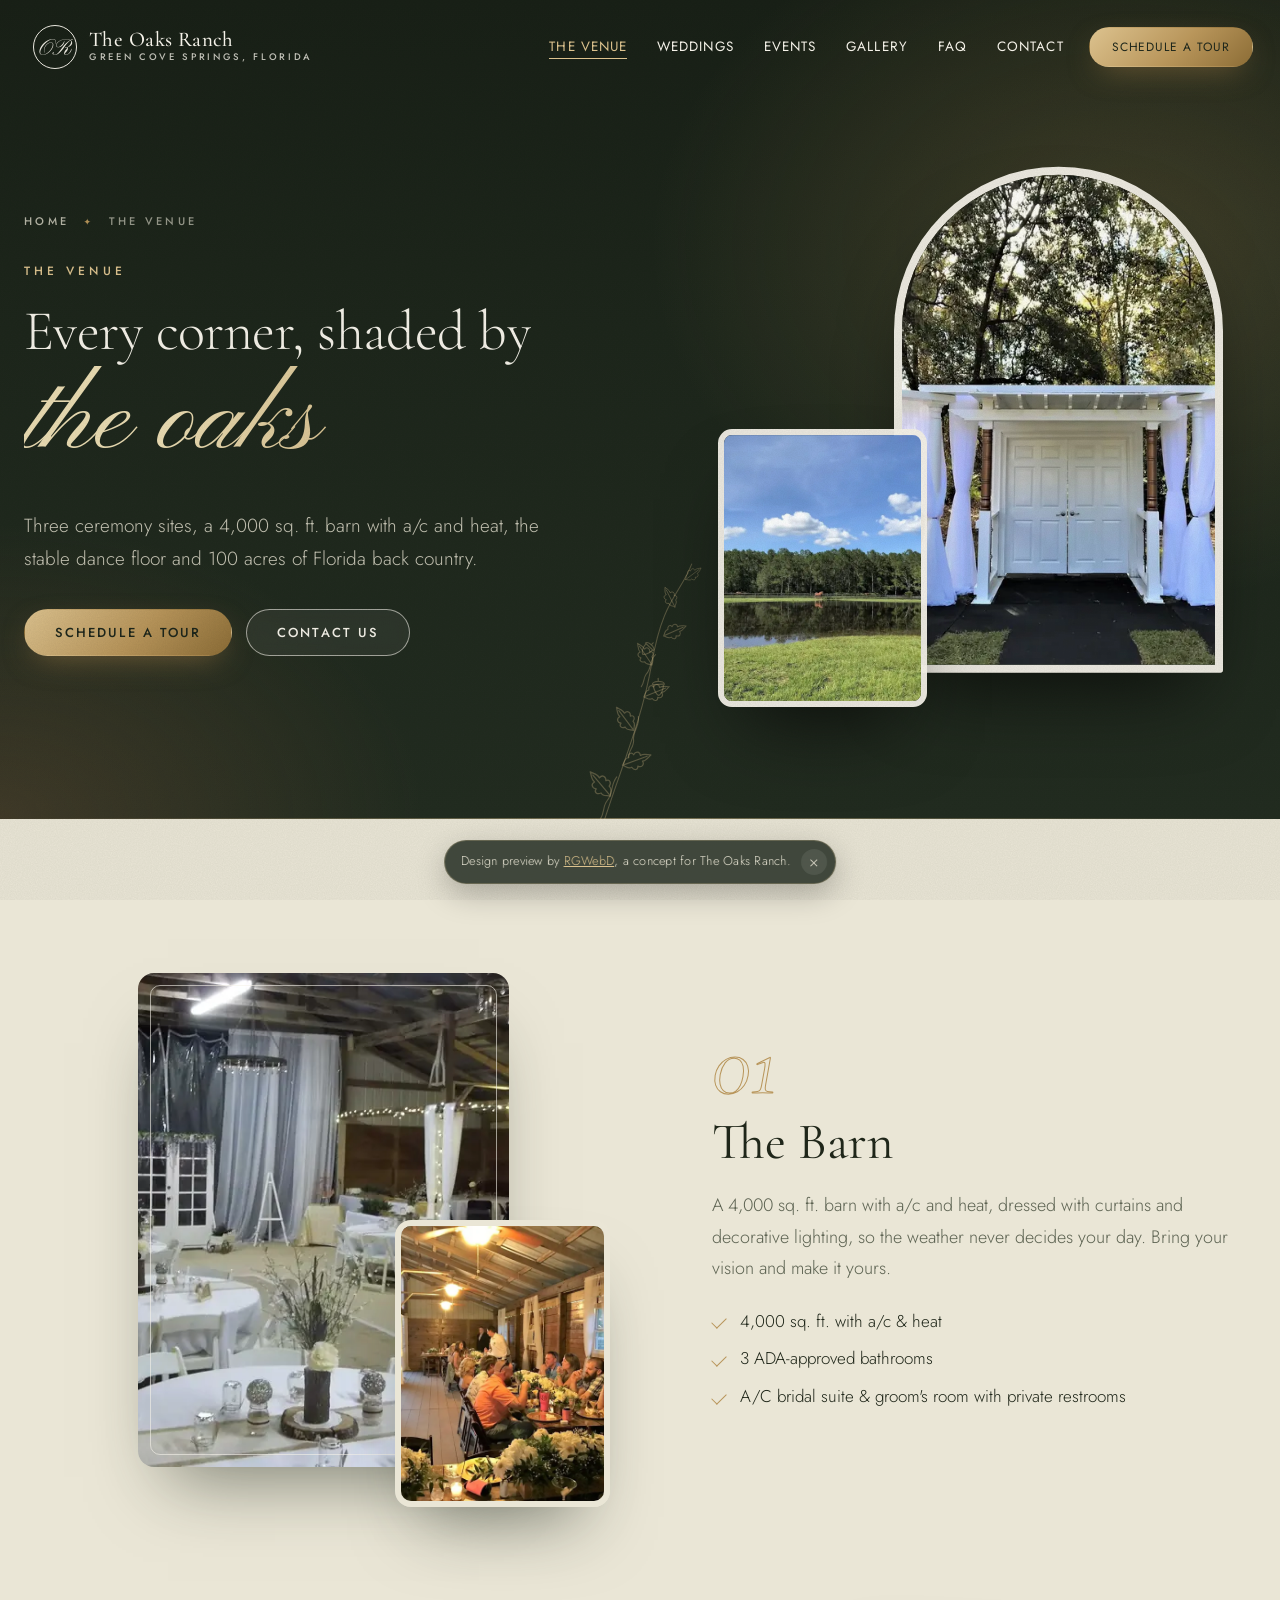
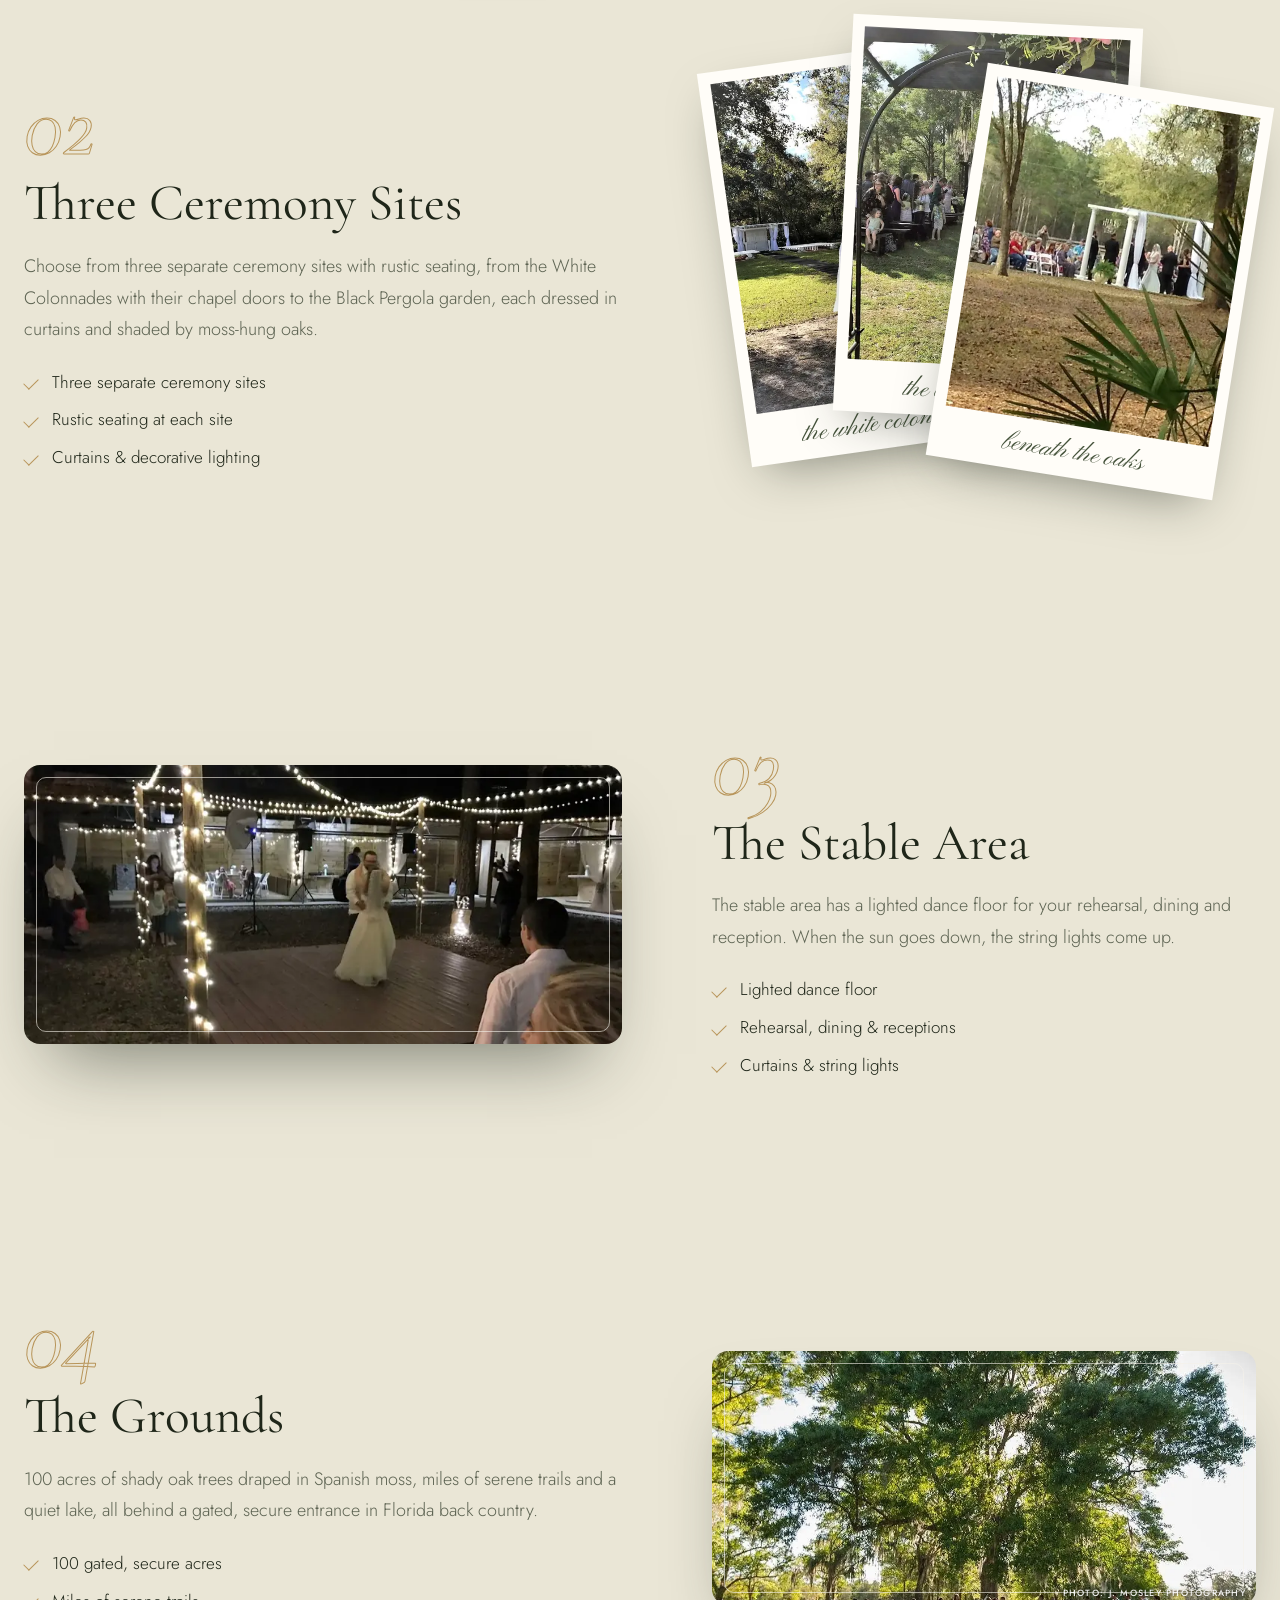
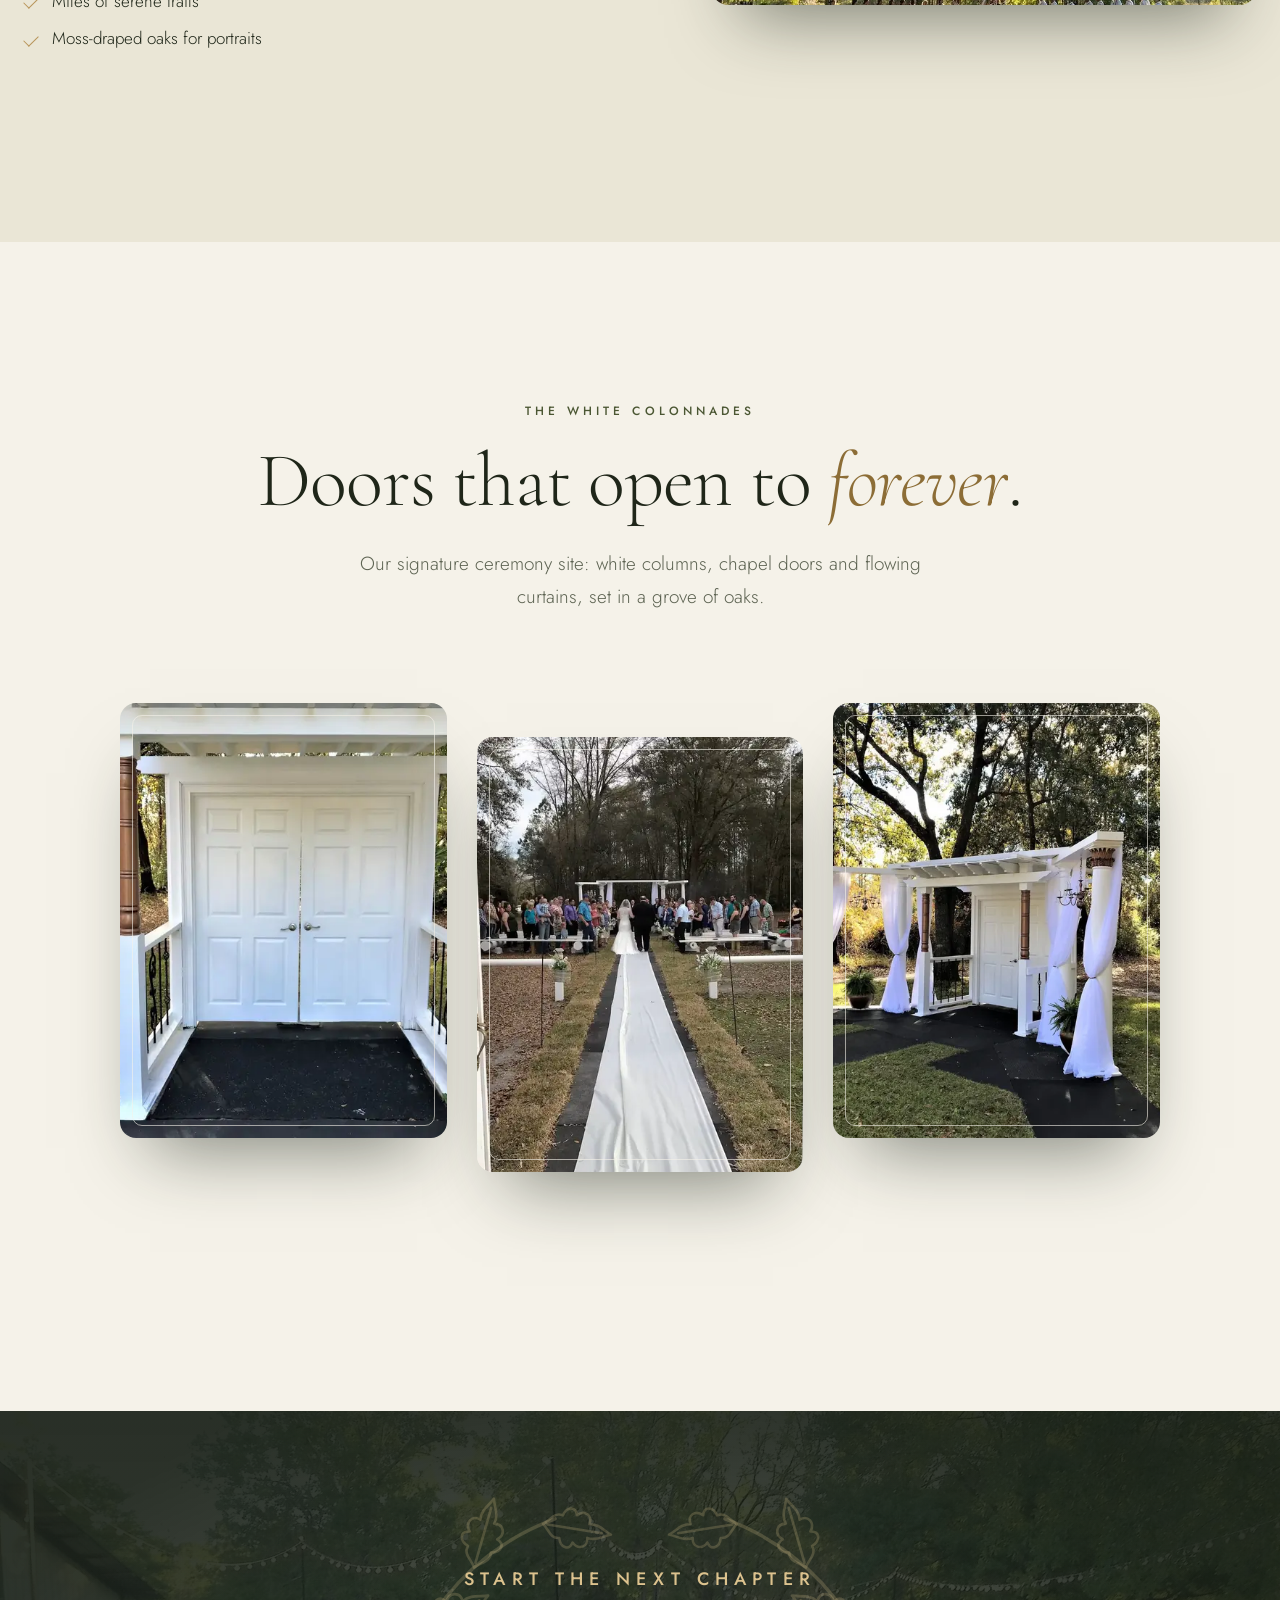
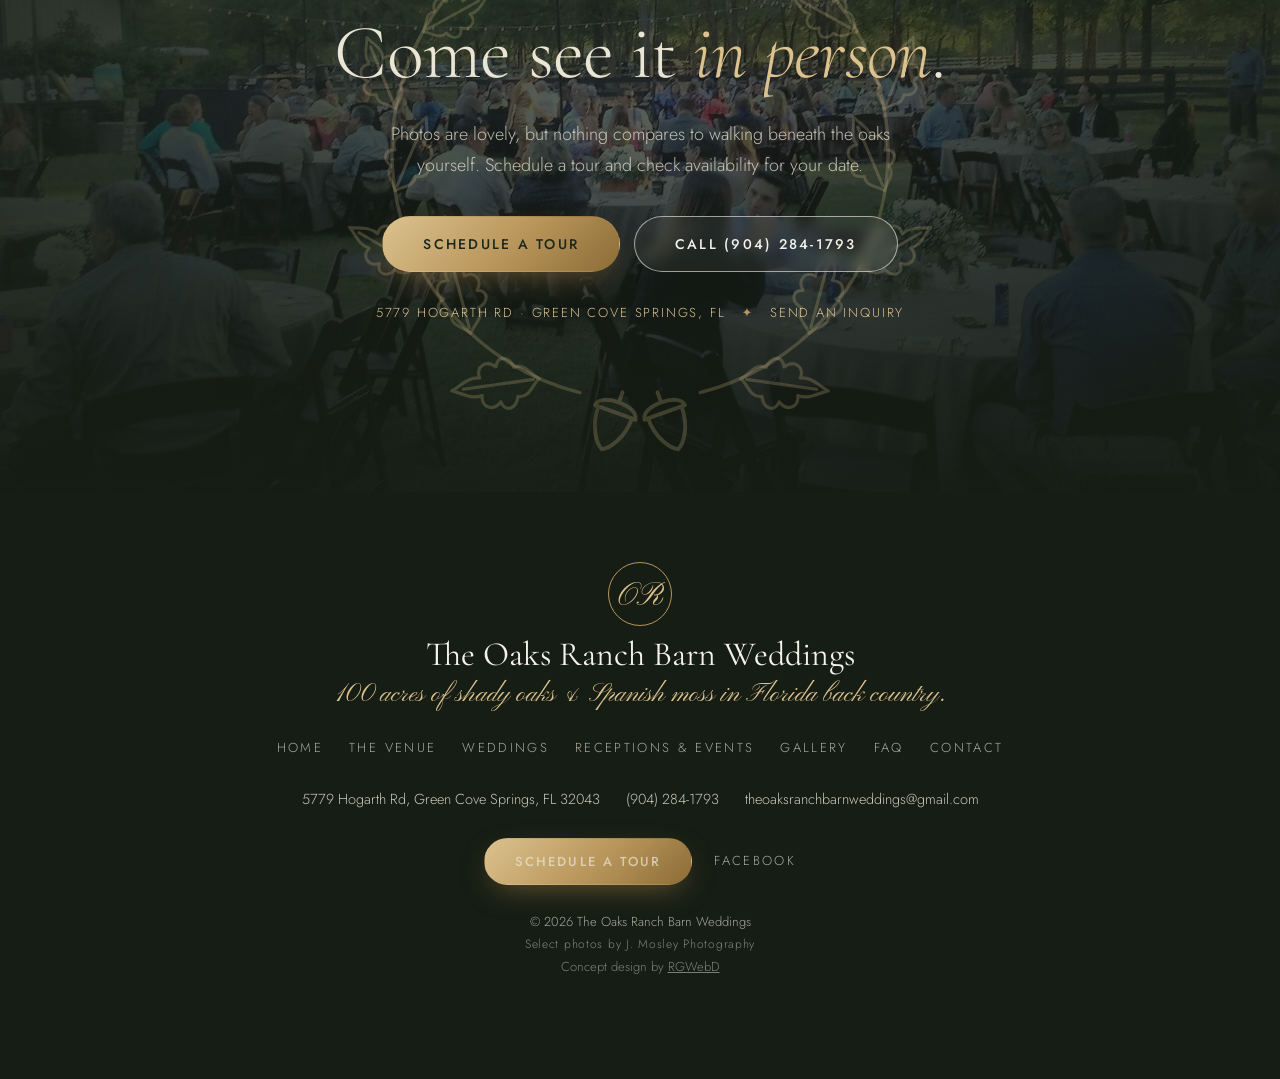
<file: venue.html>
<!doctype html>
<html lang="en">
<head>
  <meta charset="utf-8">
  <meta name="viewport" content="width=device-width, initial-scale=1, viewport-fit=cover">
  <title>The Venue | Ceremony Sites, Barn &amp; Grounds at The Oaks Ranch, Green Cove Springs FL</title>
  <meta name="description" content="Tour The Oaks Ranch: three ceremony sites including the White Colonnades and Black Pergola, a 4,000 sq. ft. barn with a/c and heat, a lighted stable dance floor and 100 acres of moss-draped oaks.">
  <link rel="canonical" href="https://rgwebd.github.io/theoaksranch/venue.html">
  <meta name="theme-color" content="#1d261b">
  <meta name="robots" content="index, follow, max-image-preview:large">
  <meta property="og:type" content="website">
  <meta property="og:site_name" content="The Oaks Ranch Barn Weddings">
  <meta property="og:title" content="The Venue | Ceremony Sites, Barn &amp; Grounds at The Oaks Ranch, Green Cove Springs FL">
  <meta property="og:description" content="Tour The Oaks Ranch: three ceremony sites including the White Colonnades and Black Pergola, a 4,000 sq. ft. barn with a/c and heat, a lighted stable dance floor and 100 acres of moss-draped oaks.">
  <meta property="og:url" content="https://rgwebd.github.io/theoaksranch/venue.html">
  <meta property="og:image" content="https://rgwebd.github.io/theoaksranch/images/og.jpg">
  <meta name="twitter:card" content="summary_large_image">
  <meta name="twitter:title" content="The Venue | Ceremony Sites, Barn &amp; Grounds at The Oaks Ranch, Green Cove Springs FL">
  <meta name="twitter:description" content="Tour The Oaks Ranch: three ceremony sites including the White Colonnades and Black Pergola, a 4,000 sq. ft. barn with a/c and heat, a lighted stable dance floor and 100 acres of moss-draped oaks.">
  <meta name="twitter:image" content="https://rgwebd.github.io/theoaksranch/images/og.jpg">
  <link rel="icon" href="favicon.svg" type="image/svg+xml">
  <link rel="preconnect" href="https://fonts.googleapis.com">
  <link rel="preconnect" href="https://fonts.gstatic.com" crossorigin>
  <link href="https://fonts.googleapis.com/css2?family=Cormorant+Garamond:ital,wght@0,300;0,400;0,500;0,600;1,300;1,400;1,500&family=Pinyon+Script&family=Jost:wght@300;400;500;600&display=swap" rel="stylesheet">
  <link rel="stylesheet" href="styles.css">
  <script>document.documentElement.classList.add("js");</script>
  <script type="application/ld+json">
{
 "@context": "https://schema.org",
 "@graph": [
  {
   "@type": [
    "EventVenue",
    "LocalBusiness"
   ],
   "@id": "https://rgwebd.github.io/theoaksranch/#venue",
   "name": "The Oaks Ranch Barn Weddings",
   "alternateName": [
    "The Oaks Ranch",
    "Florida Barn Weddings at The Oaks Ranch"
   ],
   "description": "The Oaks Ranch is 100 acres of shady oak trees draped in Spanish moss and miles of serene trails in Florida back country. It is a beautiful, secluded setting to have your wedding and reception, with three wedding ceremony sites, a 4,000 sq. ft. barn with a/c and heat and the stable area with a lighted dance floor for wedding rehearsal, ceremony and reception.",
   "url": "https://rgwebd.github.io/theoaksranch/",
   "telephone": "+1-904-284-1793",
   "email": "theoaksranchbarnweddings@gmail.com",
   "image": [
    "https://rgwebd.github.io/theoaksranch/images/og.jpg",
    "https://rgwebd.github.io/theoaksranch/images/colonnade-aisle.webp",
    "https://rgwebd.github.io/theoaksranch/images/barn-reception.webp"
   ],
   "address": {
    "@type": "PostalAddress",
    "streetAddress": "5779 Hogarth Rd",
    "addressLocality": "Green Cove Springs",
    "addressRegion": "FL",
    "postalCode": "32043",
    "addressCountry": "US"
   },
   "hasMap": "https://www.google.com/maps/search/?api=1&query=5779+Hogarth+Rd%2C+Green+Cove+Springs%2C+FL+32043",
   "areaServed": [
    "Green Cove Springs",
    "Clay County",
    "Jacksonville",
    "Northeast Florida"
   ],
   "sameAs": [
    "https://www.facebook.com/profile.php?id=100077868480670",
    "https://theoaksranchbarnweddings.com/",
    "https://www.theknot.com/marketplace/the-oaks-ranch-barn-weddings-green-cove-springs-fl-976248",
    "https://www.weddingwire.com/biz/the-oaks-ranch-barn-weddings-green-cove-springs/ce2cdfdeb54a8d8a.html"
   ],
   "maximumAttendeeCapacity": 300,
   "amenityFeature": [
    {
     "@type": "LocationFeatureSpecification",
     "name": "Three separate ceremony sites with rustic seating",
     "value": true
    },
    {
     "@type": "LocationFeatureSpecification",
     "name": "4,000 sq. ft. barn with a/c & heat",
     "value": true
    },
    {
     "@type": "LocationFeatureSpecification",
     "name": "Stable area with a lighted dance floor",
     "value": true
    },
    {
     "@type": "LocationFeatureSpecification",
     "name": "A/C bridal suite & groom's room with private restrooms",
     "value": true
    },
    {
     "@type": "LocationFeatureSpecification",
     "name": "3 ADA-approved bathrooms",
     "value": true
    },
    {
     "@type": "LocationFeatureSpecification",
     "name": "26 six-ft round tables & 4 nine-ft farmhouse tables",
     "value": true
    },
    {
     "@type": "LocationFeatureSpecification",
     "name": "Spools, shepherd hooks, whiskey barrel bar, rustic cake stands & signs",
     "value": true
    },
    {
     "@type": "LocationFeatureSpecification",
     "name": "Curtains at the ceremony sites, stable area & main barn",
     "value": true
    },
    {
     "@type": "LocationFeatureSpecification",
     "name": "Decorative lighting throughout",
     "value": true
    }
   ],
   "potentialAction": {
    "@type": "ReserveAction",
    "name": "Schedule a tour",
    "target": "mailto:theoaksranchbarnweddings@gmail.com"
   },
   "aggregateRating": {
    "@type": "AggregateRating",
    "ratingValue": "5.0",
    "bestRating": "5",
    "worstRating": "1",
    "ratingCount": 6,
    "reviewCount": 6
   },
   "review": [
    {
     "@type": "Review",
     "author": {
      "@type": "Person",
      "name": "TJ B"
     },
     "reviewRating": {
      "@type": "Rating",
      "ratingValue": "5",
      "bestRating": "5"
     },
     "reviewBody": "I could not have picked a more perfect venue for our ceremony and reception! The land, barn and stables are so beautiful and made decorating a breeze. All of our photos came back gorgeous in the picturesque backgrounds of the acres of land. The venue owners are so incredibly nice and helpful with every detail. The price is also extremely valuable for what you receive. I feel so lucky to have found them!",
     "publisher": {
      "@type": "Organization",
      "name": "The Knot"
     },
     "url": "https://www.theknot.com/marketplace/the-oaks-ranch-barn-weddings-green-cove-springs-fl-976248"
    },
    {
     "@type": "Review",
     "author": {
      "@type": "Person",
      "name": "Shannon H"
     },
     "reviewRating": {
      "@type": "Rating",
      "ratingValue": "5",
      "bestRating": "5"
     },
     "reviewBody": "This place is absolutely amazing. My wedding was magical. The reception area i chose is awesome too. I couldn't recommend this place more to anyone. Tracy and Joe the owners are the sweetest people too. 10/10. Wouldn't tell anyone to go anywhere else for their wedding",
     "publisher": {
      "@type": "Organization",
      "name": "The Knot"
     },
     "url": "https://www.theknot.com/marketplace/the-oaks-ranch-barn-weddings-green-cove-springs-fl-976248"
    },
    {
     "@type": "Review",
     "author": {
      "@type": "Person",
      "name": "Julie"
     },
     "reviewRating": {
      "@type": "Rating",
      "ratingValue": "5",
      "bestRating": "5"
     },
     "reviewBody": "Oaks Ranch is an amazing venue. SO peaceful, it made the most amazing wedding pics. … the price for this venue CANNOT be beat, and trust me, we looked every where. The owners are so patient and kind, by the time the wedding rolled around she felt more like a friend. Everyone enjoyed their time. We highly recommend this property. :)",
     "publisher": {
      "@type": "Organization",
      "name": "WeddingWire"
     },
     "url": "https://www.weddingwire.com/biz/the-oaks-ranch-barn-weddings-green-cove-springs/ce2cdfdeb54a8d8a.html",
     "datePublished": "2018-10-17",
     "name": "Fun at the Ranch"
    }
   ],
   "makesOffer": [
    {
     "@type": "Offer",
     "name": "2-Day Wedding & Reception Package",
     "price": "4000",
     "priceCurrency": "USD",
     "description": "The venue's specialty package. Same amenities as the 1-day package, over two days."
    },
    {
     "@type": "Offer",
     "name": "1-Day Wedding & Reception Package",
     "price": "3000",
     "priceCurrency": "USD",
     "description": "Wedding and reception in one day, with the same amenities as the 2-day package."
    }
   ]
  },
  {
   "@type": "WebPage",
   "@id": "https://rgwebd.github.io/theoaksranch/venue.html#webpage",
   "url": "https://rgwebd.github.io/theoaksranch/venue.html",
   "name": "The Venue | Ceremony Sites, Barn & Grounds at The Oaks Ranch, Green Cove Springs FL",
   "description": "Tour The Oaks Ranch: three ceremony sites including the White Colonnades and Black Pergola, a 4,000 sq. ft. barn with a/c and heat, a lighted stable dance floor and 100 acres of moss-draped oaks.",
   "isPartOf": {
    "@type": "WebSite",
    "name": "The Oaks Ranch Barn Weddings",
    "url": "https://rgwebd.github.io/theoaksranch/"
   },
   "about": {
    "@id": "https://rgwebd.github.io/theoaksranch/#venue"
   },
   "primaryImageOfPage": "https://rgwebd.github.io/theoaksranch/images/og.jpg"
  },
  {
   "@type": "BreadcrumbList",
   "itemListElement": [
    {
     "@type": "ListItem",
     "position": 1,
     "name": "Home",
     "item": "https://rgwebd.github.io/theoaksranch/"
    },
    {
     "@type": "ListItem",
     "position": 2,
     "name": "The Venue",
     "item": "https://rgwebd.github.io/theoaksranch/venue.html"
    }
   ]
  }
 ]
}
  </script>
<script src="https://cosmiccallers.lovable.app/demo-track.js" data-demo="theoaksranch" defer></script>
</head>
<body class="page-venue">
  <a class="skip" href="#main">Skip to content</a>

  <div class="grain" aria-hidden="true"></div>
  <div class="progress" aria-hidden="true"><span></span></div>

  <aside class="preview-bar" role="note">
    <span>Design preview by <a href="https://github.com/RGWebD" rel="noopener">RGWebD</a><span class="pv-long">, a concept for The Oaks Ranch</span>.</span>
    <button type="button" class="preview-bar__x" aria-label="Dismiss preview notice">&times;</button>
  </aside>

  <header class="nav" id="top">
    <a class="brand" href="./" aria-label="The Oaks Ranch home">
      <span class="brand__mono" aria-hidden="true">OR</span>
      <span class="brand__text"><span class="brand__name">The Oaks Ranch</span><span class="brand__sub">Green Cove Springs, Florida</span></span>
    </a>
    <nav aria-label="Main">
      <ul id="menu" class="menu">
        <li><a href="venue.html" aria-current="page">The Venue</a></li><li><a href="weddings.html">Weddings</a></li><li><a href="events.html">Events</a></li><li><a href="gallery.html">Gallery</a></li><li><a href="faq.html">FAQ</a></li><li><a href="contact.html">Contact</a></li>
        <li class="menu__cta"><a class="btn btn--gold magnetic" href="mailto:theoaksranchbarnweddings@gmail.com?subject=Tour%20request%3A%20The%20Oaks%20Ranch&amp;body=Hi%21%20We%27d%20love%20to%20schedule%20a%20tour%20of%20The%20Oaks%20Ranch.%0A%0AOur%20names%3A%0APhone%3A%0AWedding%20date%20or%20season%3A%0AEstimated%20guest%20count%3A%0ABest%20days%20and%20times%20for%20a%20tour%3A%0A%0AThank%20you%21"><span>Schedule a Tour</span></a></li>
      </ul>
    </nav>
    <button class="menu-toggle" type="button" aria-expanded="false" aria-controls="menu" aria-label="Open menu"><span></span><span></span></button>
  </header>

  <main id="main">
    <section class="phero" aria-labelledby="page-title">
      <svg class="phero__sprig draw" viewBox="0 0 120 320" aria-hidden="true"><use href="#sprig"/></svg>
      <div class="wrap phero__grid">
        <div class="phero__copy">
          <nav class="phero__crumb phero__anim" aria-label="Breadcrumb"><a href="./">Home</a> <span aria-hidden="true">✦</span> <span aria-current="page">The Venue</span></nav>
          <p class="eyebrow phero__anim">The Venue</p>
          <h1 id="page-title" class="phero__title"><span class="phero__line split">Every corner, shaded by</span> <span class="phero__script">the oaks</span></h1>
          <p class="phero__lede phero__anim">Three ceremony sites, a 4,000 sq. ft. barn with a/c and heat, the stable dance floor and 100 acres of Florida back country.</p>
          <div class="phero__cta phero__anim"><a class="btn btn--gold magnetic" href="mailto:theoaksranchbarnweddings@gmail.com?subject=Tour%20request%3A%20The%20Oaks%20Ranch&amp;body=Hi%21%20We%27d%20love%20to%20schedule%20a%20tour%20of%20The%20Oaks%20Ranch.%0A%0AOur%20names%3A%0APhone%3A%0AWedding%20date%20or%20season%3A%0AEstimated%20guest%20count%3A%0ABest%20days%20and%20times%20for%20a%20tour%3A%0A%0AThank%20you%21"><span>Schedule a Tour</span></a><a class="btn btn--ghost magnetic" href="contact.html"><span>Contact Us</span></a></div>
        </div>
        <div class="phero__media">
          <figure class="phero__arch" data-parallax="0.35"><img src="images/colonnade-drapes.webp" srcset="images/colonnade-drapes-sm.webp 800w, images/colonnade-drapes.webp 1600w" sizes="(max-width: 800px) 64vw, 28vw" width="1600" height="1200" decoding="async" alt="The White Colonnades arbor with draped white curtains and white doors among the oaks" fetchpriority="high"></figure>
          <figure class="phero__small" data-parallax="-0.4"><img src="images/lake.webp" srcset="images/lake-sm.webp 800w, images/lake.webp 1600w" sizes="(max-width: 800px) 40vw, 16vw" width="1600" height="1200" loading="lazy" decoding="async" alt="A calm lake and green lawn on the ranch under a blue sky"></figure>
        </div>
      </div>
    </section>
    <!-- SPACES -->
    <section class="spaces section section--cream" id="spaces" aria-label="The spaces">
      <div class="wrap">

        <article class="space reveal">
          <div class="space__media">
            <figure class="frame tilt"><img src="images/barn-reception.webp" srcset="images/barn-reception-sm.webp 800w, images/barn-reception.webp 1920w" sizes="(max-width: 800px) 80vw, 32vw" width="1920" height="1282" loading="lazy" decoding="async" alt="The 4,000 sq. ft. barn set with round tables, white drapes and string lights" style="object-position:40% 50%"></figure>
            <figure class="frame frame--small tilt"><img src="images/dining-hall.webp" srcset="images/dining-hall-sm.webp 800w, images/dining-hall.webp 1600w" sizes="(max-width: 800px) 45vw, 16vw" width="1600" height="1200" loading="lazy" decoding="async" alt="The wood-walled dining hall with ceiling fans, flowers and guests at long tables" style="object-position:60% 50%"></figure>
          </div>
          <div class="space__copy">
            <span class="space__num">01</span>
            <h3>The Barn</h3>
            <p>A 4,000 sq. ft. barn with a/c and heat, dressed with curtains and decorative lighting, so the weather never decides your day. Bring your vision and make it yours.</p>
            <ul class="ticks"><li>4,000 sq. ft. with a/c &amp; heat</li><li>3 ADA-approved bathrooms</li><li>A/C bridal suite &amp; groom's room with private restrooms</li></ul>
          </div>
        </article>

        <article class="space space--flip reveal">
          <div class="space__media">
            <div class="polaroids" aria-label="Ceremony site photos">
              <figure class="polaroid"><img src="images/colonnade-doors.webp" srcset="images/colonnade-doors-sm.webp 800w, images/colonnade-doors.webp 1600w" sizes="(max-width: 800px) 55vw, 20vw" width="1600" height="1200" loading="lazy" decoding="async" alt="The White Colonnades: white doors and lattice standing among the oaks" style="object-position:55% 50%"><figcaption>the white colonnades</figcaption></figure>
              <figure class="polaroid"><img src="images/black-pergola.webp" srcset="images/black-pergola-sm.webp 800w, images/black-pergola.webp 1600w" sizes="(max-width: 800px) 55vw, 20vw" width="1600" height="1200" loading="lazy" decoding="async" alt="A ceremony at the black iron pergola seen through the garden gate" style="object-position:45% 50%"><figcaption>the black pergola</figcaption></figure>
              <figure class="polaroid"><img src="images/arbor-palmettos.webp" srcset="images/arbor-palmettos-sm.webp 800w, images/arbor-palmettos.webp 1600w" sizes="(max-width: 800px) 55vw, 20vw" width="1600" height="1195" loading="lazy" decoding="async" alt="A white columned arbor with guests seated among oaks and palmettos" style="object-position:40% 50%"><figcaption>beneath the oaks</figcaption></figure>
            </div>
          </div>
          <div class="space__copy">
            <span class="space__num">02</span>
            <h3>Three Ceremony Sites</h3>
            <p>Choose from three separate ceremony sites with rustic seating, from the White Colonnades with their chapel doors to the Black Pergola garden, each dressed in curtains and shaded by moss-hung oaks.</p>
            <ul class="ticks"><li>Three separate ceremony sites</li><li>Rustic seating at each site</li><li>Curtains &amp; decorative lighting</li></ul>
          </div>
        </article>

        <article class="space reveal">
          <div class="space__media">
            <figure class="frame frame--wide tilt"><img src="images/dance-lights.webp" srcset="images/dance-lights-sm.webp 800w, images/dance-lights.webp 1600w" sizes="(max-width: 800px) 92vw, 44vw" width="1600" height="1200" loading="lazy" decoding="async" alt="A first dance on the stable area's dance floor beneath strands of string lights at night" style="object-position:40% 30%"></figure>
          </div>
          <div class="space__copy">
            <span class="space__num">03</span>
            <h3>The Stable Area</h3>
            <p>The stable area has a lighted dance floor for your rehearsal, dining and reception. When the sun goes down, the string lights come up.</p>
            <ul class="ticks"><li>Lighted dance floor</li><li>Rehearsal, dining &amp; receptions</li><li>Curtains &amp; string lights</li></ul>
          </div>
        </article>

        <article class="space space--flip reveal">
          <div class="space__media">
            <figure class="frame frame--wide tilt"><img src="images/moss-oak.webp" srcset="images/moss-oak.webp 960w" sizes="(max-width: 800px) 92vw, 44vw" width="960" height="640" loading="lazy" decoding="async" alt="A massive live oak draped in Spanish moss above a crowd of wedding guests"><span class="credit">Photo: J. Mosley Photography</span></figure>
          </div>
          <div class="space__copy">
            <span class="space__num">04</span>
            <h3>The Grounds</h3>
            <p>100 acres of shady oak trees draped in Spanish moss, miles of serene trails and a quiet lake, all behind a gated, secure entrance in Florida back country.</p>
            <ul class="ticks"><li>100 gated, secure acres</li><li>Miles of serene trails</li><li>Moss-draped oaks for portraits</li></ul>
          </div>
        </article>
      </div>
    </section>
    <section class="glimpse section" aria-labelledby="glimpse-title">
      <div class="wrap">
        <header class="section-head center">
          <p class="eyebrow reveal">The White Colonnades</p>
          <h2 id="glimpse-title" class="display split">Doors that open to <em>forever</em>.</h2>
          <p class="section-lede reveal">Our signature ceremony site: white columns, chapel doors and flowing curtains, set in a grove of oaks.</p>
        </header>
        <div class="glimpse__grid">
          <figure class="frame reveal"><img src="images/colonnade-front.webp" srcset="images/colonnade-front-sm.webp 800w, images/colonnade-front.webp 1600w" sizes="(max-width: 700px) 32vw, 26vw" width="1600" height="1200" loading="lazy" decoding="async" alt="Close view of the White Colonnades' double doors, columns and iron railings"></figure>
          <figure class="frame reveal"><img src="images/chapel-doors.webp" srcset="images/chapel-doors-sm.webp 800w, images/chapel-doors.webp 1600w" sizes="(max-width: 700px) 32vw, 26vw" width="1600" height="1200" loading="lazy" decoding="async" alt="The chapel doors swung open onto a white aisle runner leading to the arbor"></figure>
          <figure class="frame reveal"><img src="images/colonnade-side.webp" srcset="images/colonnade-side-sm.webp 800w, images/colonnade-side.webp 1600w" sizes="(max-width: 700px) 32vw, 26vw" width="1600" height="1200" loading="lazy" decoding="async" alt="The colonnade arbor with white drapes seen from the side under the oaks" style="object-position:55% 50%"></figure>
        </div>
        <p class="center reveal glimpse__more"><a class="link-arrow" href="gallery.html">See the full gallery <span aria-hidden="true">→</span></a></p>
      </div>
    </section>
    <section class="cta-band" aria-labelledby="cta-title">
      <div class="cta-band__media" data-parallax="0.5" aria-hidden="true"><img src="images/golden-dinner.webp" srcset="images/golden-dinner-sm.webp 800w, images/golden-dinner.webp 1920w" sizes="100vw" width="1920" height="1433" loading="lazy" decoding="async" alt="" style="object-position:50% 40%"></div>
      <div class="cta-band__veil" aria-hidden="true"></div>
      <svg class="cta-band__wreath draw" viewBox="0 0 200 200" aria-hidden="true"><use href="#wreath"/></svg>
      <div class="wrap cta-band__inner">
        <p class="eyebrow reveal">Start the Next Chapter</p>
        <h2 id="cta-title" class="display split">Come see it <em>in person</em>.</h2>
        <p class="reveal">Photos are lovely, but nothing compares to walking beneath the oaks yourself. Schedule a tour and check availability for your date.</p>
        <div class="cta-band__btns reveal">
          <a class="btn btn--gold btn--lg magnetic" href="mailto:theoaksranchbarnweddings@gmail.com?subject=Tour%20request%3A%20The%20Oaks%20Ranch&amp;body=Hi%21%20We%27d%20love%20to%20schedule%20a%20tour%20of%20The%20Oaks%20Ranch.%0A%0AOur%20names%3A%0APhone%3A%0AWedding%20date%20or%20season%3A%0AEstimated%20guest%20count%3A%0ABest%20days%20and%20times%20for%20a%20tour%3A%0A%0AThank%20you%21"><span>Schedule a Tour</span></a>
          <a class="btn btn--ghost btn--lg magnetic" href="tel:+19042841793"><span>Call (904) 284-1793</span></a>
        </div>
        <p class="cta-band__meta reveal"><a href="https://www.google.com/maps/search/?api=1&amp;query=5779+Hogarth+Rd%2C+Green+Cove+Springs%2C+FL+32043" target="_blank" rel="noopener">5779 Hogarth Rd · Green Cove Springs, FL</a> <span aria-hidden="true">✦</span> <a href="contact.html">Send an inquiry</a></p>
      </div>
    </section>

  </main>

  <footer class="footer">
    <div class="wrap footer__inner">
      <div class="footer__brand">
        <span class="footer__mono" aria-hidden="true">OR</span>
        <p class="footer__name">The Oaks Ranch Barn Weddings</p>
        <p class="footer__tag">100 acres of shady oaks &amp; Spanish moss in Florida back country.</p>
      </div>
      <nav class="footer__nav" aria-label="Footer">
        <a href="./">Home</a><a href="venue.html">The Venue</a><a href="weddings.html">Weddings</a><a href="events.html">Receptions &amp; Events</a><a href="gallery.html">Gallery</a><a href="faq.html">FAQ</a><a href="contact.html">Contact</a>
      </nav>
      <div class="footer__contact">
        <a href="https://www.google.com/maps/search/?api=1&amp;query=5779+Hogarth+Rd%2C+Green+Cove+Springs%2C+FL+32043" target="_blank" rel="noopener">5779 Hogarth Rd, Green Cove Springs, FL 32043</a>
        <a href="tel:+19042841793">(904) 284-1793</a>
        <a href="mailto:theoaksranchbarnweddings@gmail.com">theoaksranchbarnweddings@gmail.com</a>
      </div>
      <div class="footer__actions">
        <a class="btn btn--gold magnetic" href="mailto:theoaksranchbarnweddings@gmail.com?subject=Tour%20request%3A%20The%20Oaks%20Ranch&amp;body=Hi%21%20We%27d%20love%20to%20schedule%20a%20tour%20of%20The%20Oaks%20Ranch.%0A%0AOur%20names%3A%0APhone%3A%0AWedding%20date%20or%20season%3A%0AEstimated%20guest%20count%3A%0ABest%20days%20and%20times%20for%20a%20tour%3A%0A%0AThank%20you%21"><span>Schedule a Tour</span></a>
        <a class="footer__social" href="https://www.facebook.com/profile.php?id=100077868480670" target="_blank" rel="noopener">Facebook</a>
      </div>
      <p class="footer__legal">© <span data-year>2026</span> The Oaks Ranch Barn Weddings<br><span class="footer__photo">Select photos by J. Mosley Photography</span><br><span class="footer__credit">Concept design by <a href="https://github.com/RGWebD" rel="noopener">RGWebD</a></span></p>
    </div>
  </footer>

  <!-- SVG sprites: oak leaves, acorns & Spanish moss -->
  <svg width="0" height="0" style="position:absolute" aria-hidden="true">
    <defs>
      <symbol id="sprig" viewBox="0 0 120 320"><g fill="none" stroke="currentColor" stroke-width="1.2" stroke-linecap="round" stroke-linejoin="round"><path d="M60 318 C 58 250, 66 190, 56 120 S 62 40, 64 4"/><path transform="translate(58.0 272.0) rotate(-58) scale(1.15)" d="M0 0 C -2 -3 -6 -4 -5 -8 C -9 -9 -10 -13 -6 -14 C -9 -17 -7 -21 -3 -20 C -4 -24 -1 -27 0 -30 C 1 -27 4 -24 3 -20 C 7 -21 9 -17 6 -14 C 10 -13 9 -9 5 -8 C 6 -4 2 -3 0 0Z M0 -2 L0 -26"/><path transform="translate(60.0 236.0) rotate(52) scale(1.10)" d="M0 0 C -2 -3 -6 -4 -5 -8 C -9 -9 -10 -13 -6 -14 C -9 -17 -7 -21 -3 -20 C -4 -24 -1 -27 0 -30 C 1 -27 4 -24 3 -20 C 7 -21 9 -17 6 -14 C 10 -13 9 -9 5 -8 C 6 -4 2 -3 0 0Z M0 -2 L0 -26"/><path transform="translate(60.0 196.0) rotate(-55) scale(1.05)" d="M0 0 C -2 -3 -6 -4 -5 -8 C -9 -9 -10 -13 -6 -14 C -9 -17 -7 -21 -3 -20 C -4 -24 -1 -27 0 -30 C 1 -27 4 -24 3 -20 C 7 -21 9 -17 6 -14 C 10 -13 9 -9 5 -8 C 6 -4 2 -3 0 0Z M0 -2 L0 -26"/><path transform="translate(59.0 158.0) rotate(50) scale(1.00)" d="M0 0 C -2 -3 -6 -4 -5 -8 C -9 -9 -10 -13 -6 -14 C -9 -17 -7 -21 -3 -20 C -4 -24 -1 -27 0 -30 C 1 -27 4 -24 3 -20 C 7 -21 9 -17 6 -14 C 10 -13 9 -9 5 -8 C 6 -4 2 -3 0 0Z M0 -2 L0 -26"/><path transform="translate(57.0 122.0) rotate(-52) scale(0.95)" d="M0 0 C -2 -3 -6 -4 -5 -8 C -9 -9 -10 -13 -6 -14 C -9 -17 -7 -21 -3 -20 C -4 -24 -1 -27 0 -30 C 1 -27 4 -24 3 -20 C 7 -21 9 -17 6 -14 C 10 -13 9 -9 5 -8 C 6 -4 2 -3 0 0Z M0 -2 L0 -26"/><path transform="translate(59.0 88.0) rotate(48) scale(0.90)" d="M0 0 C -2 -3 -6 -4 -5 -8 C -9 -9 -10 -13 -6 -14 C -9 -17 -7 -21 -3 -20 C -4 -24 -1 -27 0 -30 C 1 -27 4 -24 3 -20 C 7 -21 9 -17 6 -14 C 10 -13 9 -9 5 -8 C 6 -4 2 -3 0 0Z M0 -2 L0 -26"/><path transform="translate(61.0 54.0) rotate(-45) scale(0.80)" d="M0 0 C -2 -3 -6 -4 -5 -8 C -9 -9 -10 -13 -6 -14 C -9 -17 -7 -21 -3 -20 C -4 -24 -1 -27 0 -30 C 1 -27 4 -24 3 -20 C 7 -21 9 -17 6 -14 C 10 -13 9 -9 5 -8 C 6 -4 2 -3 0 0Z M0 -2 L0 -26"/><path transform="translate(63.0 22.0) rotate(35) scale(0.70)" d="M0 0 C -2 -3 -6 -4 -5 -8 C -9 -9 -10 -13 -6 -14 C -9 -17 -7 -21 -3 -20 C -4 -24 -1 -27 0 -30 C 1 -27 4 -24 3 -20 C 7 -21 9 -17 6 -14 C 10 -13 9 -9 5 -8 C 6 -4 2 -3 0 0Z M0 -2 L0 -26"/><path transform="translate(70.0 140.0) rotate(-20) scale(1.10)" d="M-5 0 C -5 6 -2 10 0 11 C 2 10 5 6 5 0Z M-6 0 C -6 -4 6 -4 6 0Z M0 -3 L0 -6"/><path transform="translate(48.0 104.0) rotate(25) scale(1.00)" d="M-5 0 C -5 6 -2 10 0 11 C 2 10 5 6 5 0Z M-6 0 C -6 -4 6 -4 6 0Z M0 -3 L0 -6"/><path d="M58 250 c -4 10 2 18 -2 28 c -3 8 2 14 -1 22"/><path d="M60 180 c 5 9 -1 17 3 26 c 3 7 -2 13 1 20"/><path d="M57 110 c -5 8 1 15 -3 23 c -2 6 1 10 -1 15"/></g></symbol>
      <symbol id="flourish" viewBox="0 0 240 24"><g fill="none" stroke="currentColor" stroke-width="1.2" stroke-linecap="round"><path d="M4 12 C 40 12, 60 2, 96 12 M236 12 C 200 12, 180 2, 144 12"/><path transform="translate(120.0 21.0) rotate(0) scale(0.62)" d="M0 0 C -2 -3 -6 -4 -5 -8 C -9 -9 -10 -13 -6 -14 C -9 -17 -7 -21 -3 -20 C -4 -24 -1 -27 0 -30 C 1 -27 4 -24 3 -20 C 7 -21 9 -17 6 -14 C 10 -13 9 -9 5 -8 C 6 -4 2 -3 0 0Z M0 -2 L0 -26"/><circle cx="104" cy="12" r="2"/><circle cx="136" cy="12" r="2"/></g></symbol>
      <symbol id="wreath" viewBox="0 0 200 200"><g fill="none" stroke="currentColor" stroke-width="1.1" stroke-linecap="round" stroke-linejoin="round"><path d="M80.6 177.6 A 80 80 0 0 1 72.6 24.8"/><path d="M119.4 177.6 A 80 80 0 0 0 127.4 24.8"/><path transform="translate(67.5 173.1) rotate(-98) scale(0.95)" d="M0 0 C -2 -3 -6 -4 -5 -8 C -9 -9 -10 -13 -6 -14 C -9 -17 -7 -21 -3 -20 C -4 -24 -1 -27 0 -30 C 1 -27 4 -24 3 -20 C 7 -21 9 -17 6 -14 C 10 -13 9 -9 5 -8 C 6 -4 2 -3 0 0Z M0 -2 L0 -26"/><path transform="translate(132.5 173.1) rotate(98) scale(0.95)" d="M0 0 C -2 -3 -6 -4 -5 -8 C -9 -9 -10 -13 -6 -14 C -9 -17 -7 -21 -3 -20 C -4 -24 -1 -27 0 -30 C 1 -27 4 -24 3 -20 C 7 -21 9 -17 6 -14 C 10 -13 9 -9 5 -8 C 6 -4 2 -3 0 0Z M0 -2 L0 -26"/><path transform="translate(45.4 158.5) rotate(-15) scale(0.92)" d="M0 0 C -2 -3 -6 -4 -5 -8 C -9 -9 -10 -13 -6 -14 C -9 -17 -7 -21 -3 -20 C -4 -24 -1 -27 0 -30 C 1 -27 4 -24 3 -20 C 7 -21 9 -17 6 -14 C 10 -13 9 -9 5 -8 C 6 -4 2 -3 0 0Z M0 -2 L0 -26"/><path transform="translate(154.6 158.5) rotate(15) scale(0.92)" d="M0 0 C -2 -3 -6 -4 -5 -8 C -9 -9 -10 -13 -6 -14 C -9 -17 -7 -21 -3 -20 C -4 -24 -1 -27 0 -30 C 1 -27 4 -24 3 -20 C 7 -21 9 -17 6 -14 C 10 -13 9 -9 5 -8 C 6 -4 2 -3 0 0Z M0 -2 L0 -26"/><path transform="translate(29.4 137.6) rotate(-60) scale(0.89)" d="M0 0 C -2 -3 -6 -4 -5 -8 C -9 -9 -10 -13 -6 -14 C -9 -17 -7 -21 -3 -20 C -4 -24 -1 -27 0 -30 C 1 -27 4 -24 3 -20 C 7 -21 9 -17 6 -14 C 10 -13 9 -9 5 -8 C 6 -4 2 -3 0 0Z M0 -2 L0 -26"/><path transform="translate(170.6 137.6) rotate(60) scale(0.89)" d="M0 0 C -2 -3 -6 -4 -5 -8 C -9 -9 -10 -13 -6 -14 C -9 -17 -7 -21 -3 -20 C -4 -24 -1 -27 0 -30 C 1 -27 4 -24 3 -20 C 7 -21 9 -17 6 -14 C 10 -13 9 -9 5 -8 C 6 -4 2 -3 0 0Z M0 -2 L0 -26"/><path transform="translate(21.0 112.5) rotate(23) scale(0.86)" d="M0 0 C -2 -3 -6 -4 -5 -8 C -9 -9 -10 -13 -6 -14 C -9 -17 -7 -21 -3 -20 C -4 -24 -1 -27 0 -30 C 1 -27 4 -24 3 -20 C 7 -21 9 -17 6 -14 C 10 -13 9 -9 5 -8 C 6 -4 2 -3 0 0Z M0 -2 L0 -26"/><path transform="translate(179.0 112.5) rotate(-23) scale(0.86)" d="M0 0 C -2 -3 -6 -4 -5 -8 C -9 -9 -10 -13 -6 -14 C -9 -17 -7 -21 -3 -20 C -4 -24 -1 -27 0 -30 C 1 -27 4 -24 3 -20 C 7 -21 9 -17 6 -14 C 10 -13 9 -9 5 -8 C 6 -4 2 -3 0 0Z M0 -2 L0 -26"/><path transform="translate(21.2 86.1) rotate(-22) scale(0.83)" d="M0 0 C -2 -3 -6 -4 -5 -8 C -9 -9 -10 -13 -6 -14 C -9 -17 -7 -21 -3 -20 C -4 -24 -1 -27 0 -30 C 1 -27 4 -24 3 -20 C 7 -21 9 -17 6 -14 C 10 -13 9 -9 5 -8 C 6 -4 2 -3 0 0Z M0 -2 L0 -26"/><path transform="translate(178.8 86.1) rotate(22) scale(0.83)" d="M0 0 C -2 -3 -6 -4 -5 -8 C -9 -9 -10 -13 -6 -14 C -9 -17 -7 -21 -3 -20 C -4 -24 -1 -27 0 -30 C 1 -27 4 -24 3 -20 C 7 -21 9 -17 6 -14 C 10 -13 9 -9 5 -8 C 6 -4 2 -3 0 0Z M0 -2 L0 -26"/><path transform="translate(30.0 61.2) rotate(61) scale(0.80)" d="M0 0 C -2 -3 -6 -4 -5 -8 C -9 -9 -10 -13 -6 -14 C -9 -17 -7 -21 -3 -20 C -4 -24 -1 -27 0 -30 C 1 -27 4 -24 3 -20 C 7 -21 9 -17 6 -14 C 10 -13 9 -9 5 -8 C 6 -4 2 -3 0 0Z M0 -2 L0 -26"/><path transform="translate(170.0 61.2) rotate(-61) scale(0.80)" d="M0 0 C -2 -3 -6 -4 -5 -8 C -9 -9 -10 -13 -6 -14 C -9 -17 -7 -21 -3 -20 C -4 -24 -1 -27 0 -30 C 1 -27 4 -24 3 -20 C 7 -21 9 -17 6 -14 C 10 -13 9 -9 5 -8 C 6 -4 2 -3 0 0Z M0 -2 L0 -26"/><path transform="translate(46.5 40.5) rotate(16) scale(0.77)" d="M0 0 C -2 -3 -6 -4 -5 -8 C -9 -9 -10 -13 -6 -14 C -9 -17 -7 -21 -3 -20 C -4 -24 -1 -27 0 -30 C 1 -27 4 -24 3 -20 C 7 -21 9 -17 6 -14 C 10 -13 9 -9 5 -8 C 6 -4 2 -3 0 0Z M0 -2 L0 -26"/><path transform="translate(153.5 40.5) rotate(-16) scale(0.77)" d="M0 0 C -2 -3 -6 -4 -5 -8 C -9 -9 -10 -13 -6 -14 C -9 -17 -7 -21 -3 -20 C -4 -24 -1 -27 0 -30 C 1 -27 4 -24 3 -20 C 7 -21 9 -17 6 -14 C 10 -13 9 -9 5 -8 C 6 -4 2 -3 0 0Z M0 -2 L0 -26"/><path transform="translate(68.7 26.4) rotate(99) scale(0.74)" d="M0 0 C -2 -3 -6 -4 -5 -8 C -9 -9 -10 -13 -6 -14 C -9 -17 -7 -21 -3 -20 C -4 -24 -1 -27 0 -30 C 1 -27 4 -24 3 -20 C 7 -21 9 -17 6 -14 C 10 -13 9 -9 5 -8 C 6 -4 2 -3 0 0Z M0 -2 L0 -26"/><path transform="translate(131.3 26.4) rotate(-99) scale(0.74)" d="M0 0 C -2 -3 -6 -4 -5 -8 C -9 -9 -10 -13 -6 -14 C -9 -17 -7 -21 -3 -20 C -4 -24 -1 -27 0 -30 C 1 -27 4 -24 3 -20 C 7 -21 9 -17 6 -14 C 10 -13 9 -9 5 -8 C 6 -4 2 -3 0 0Z M0 -2 L0 -26"/><path transform="translate(92.0 184.0) rotate(20) scale(1.15)" d="M-5 0 C -5 6 -2 10 0 11 C 2 10 5 6 5 0Z M-6 0 C -6 -4 6 -4 6 0Z M0 -3 L0 -6"/><path transform="translate(108.0 184.0) rotate(-20) scale(1.15)" d="M-5 0 C -5 6 -2 10 0 11 C 2 10 5 6 5 0Z M-6 0 C -6 -4 6 -4 6 0Z M0 -3 L0 -6"/></g></symbol>
    </defs>
  </svg>

  <script src="script.js" defer></script>
</body>
</html>
</file>
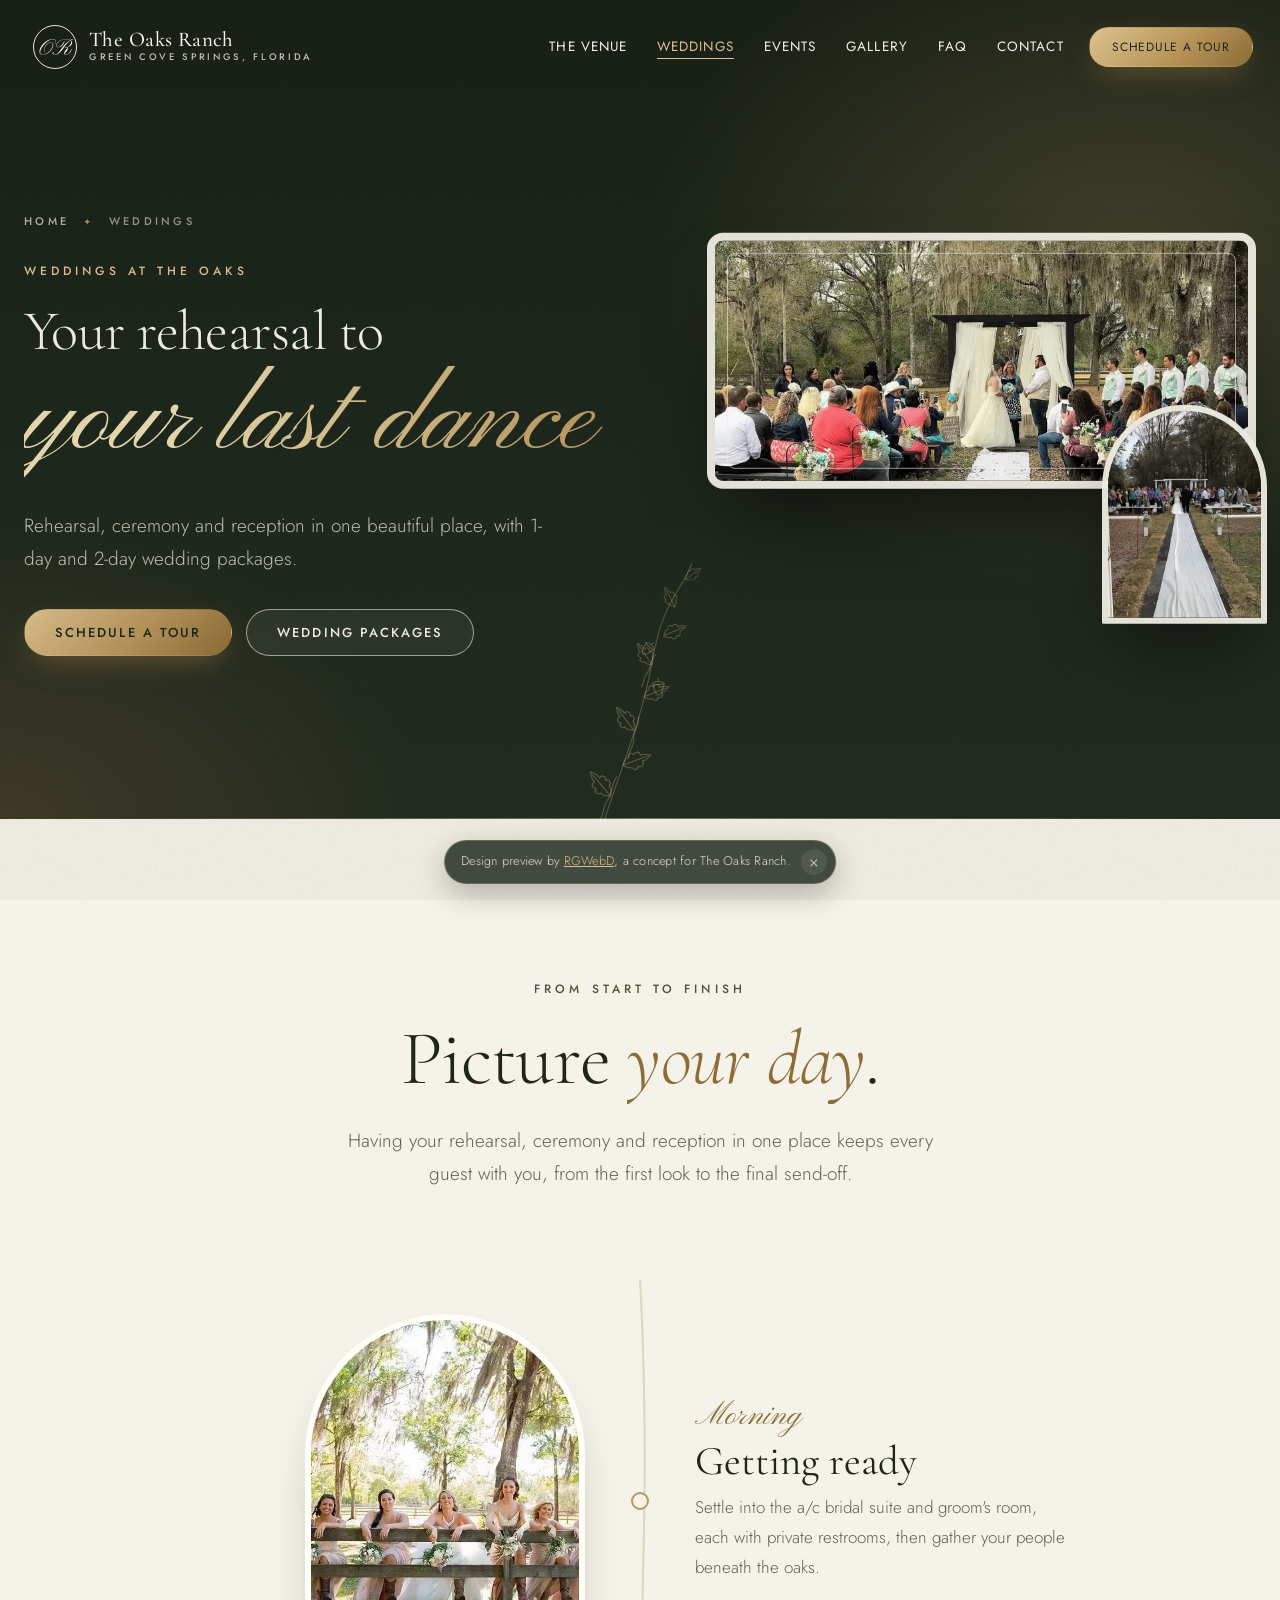
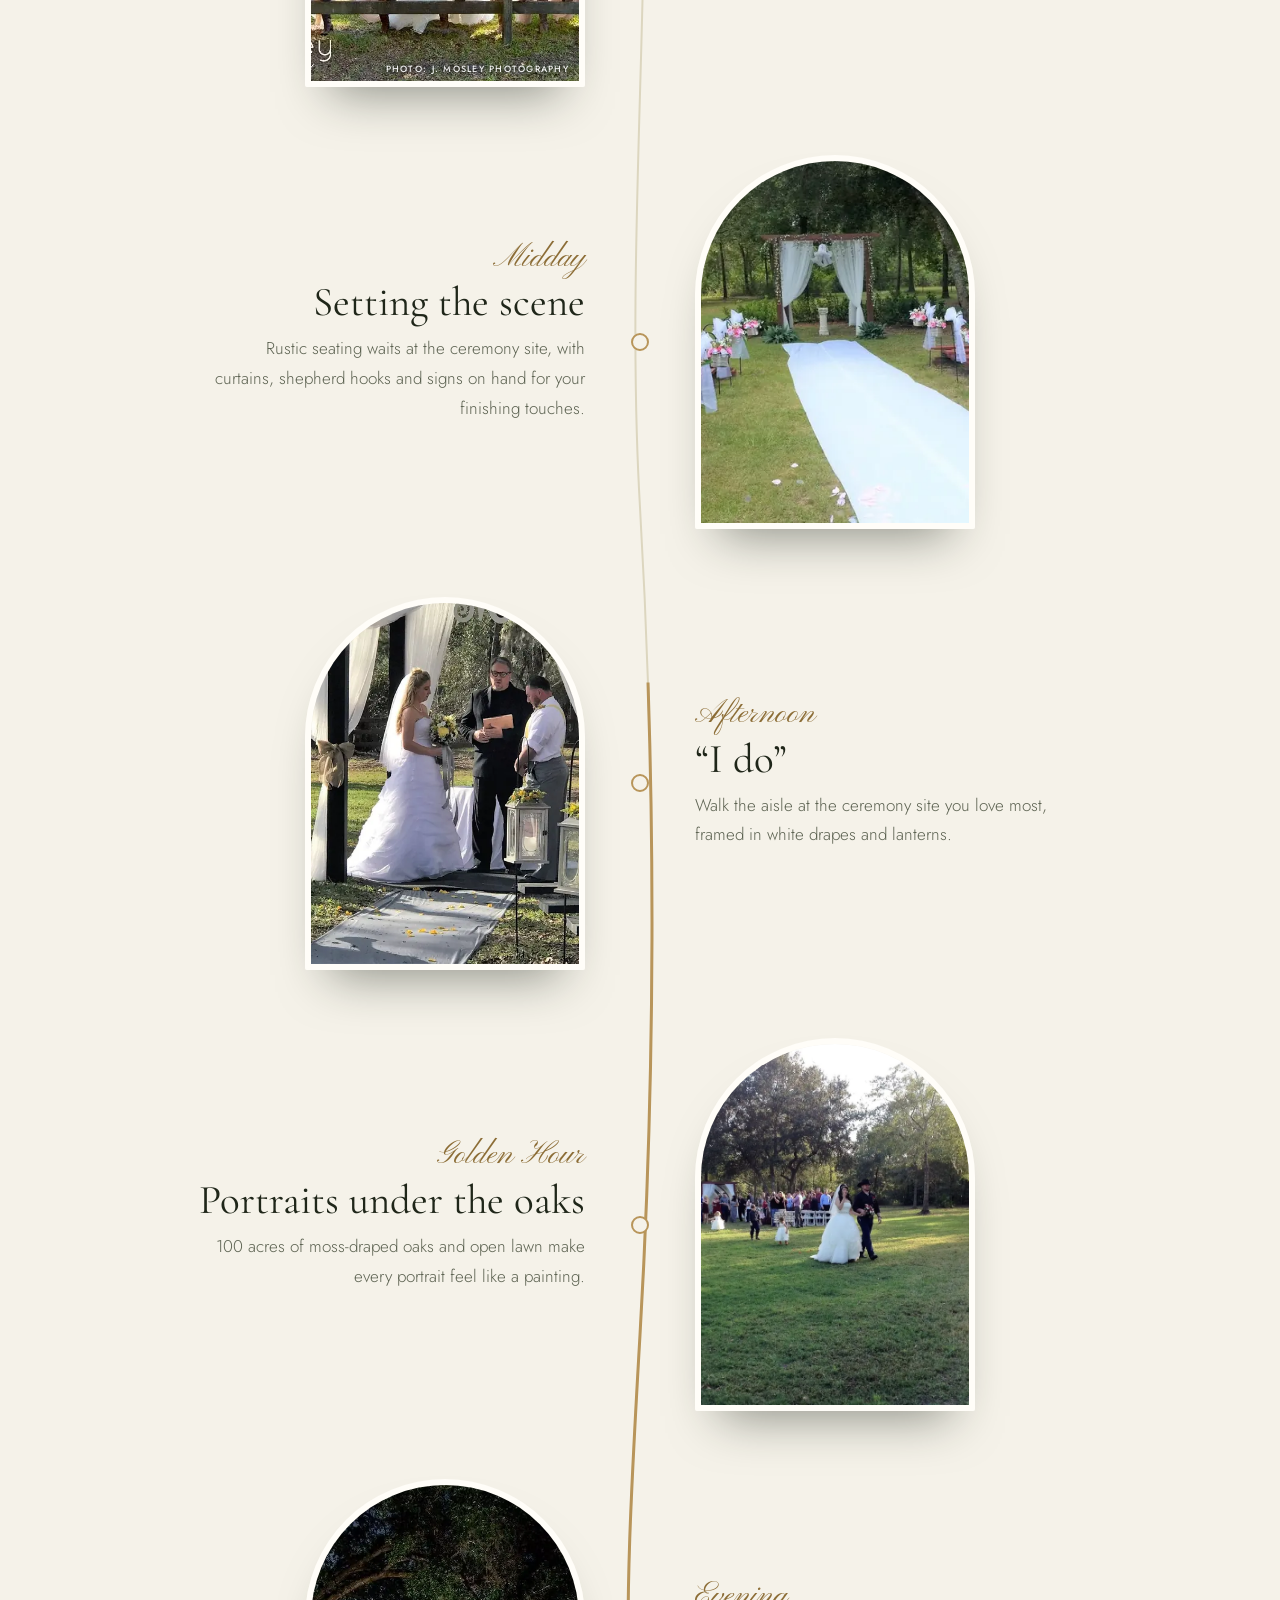
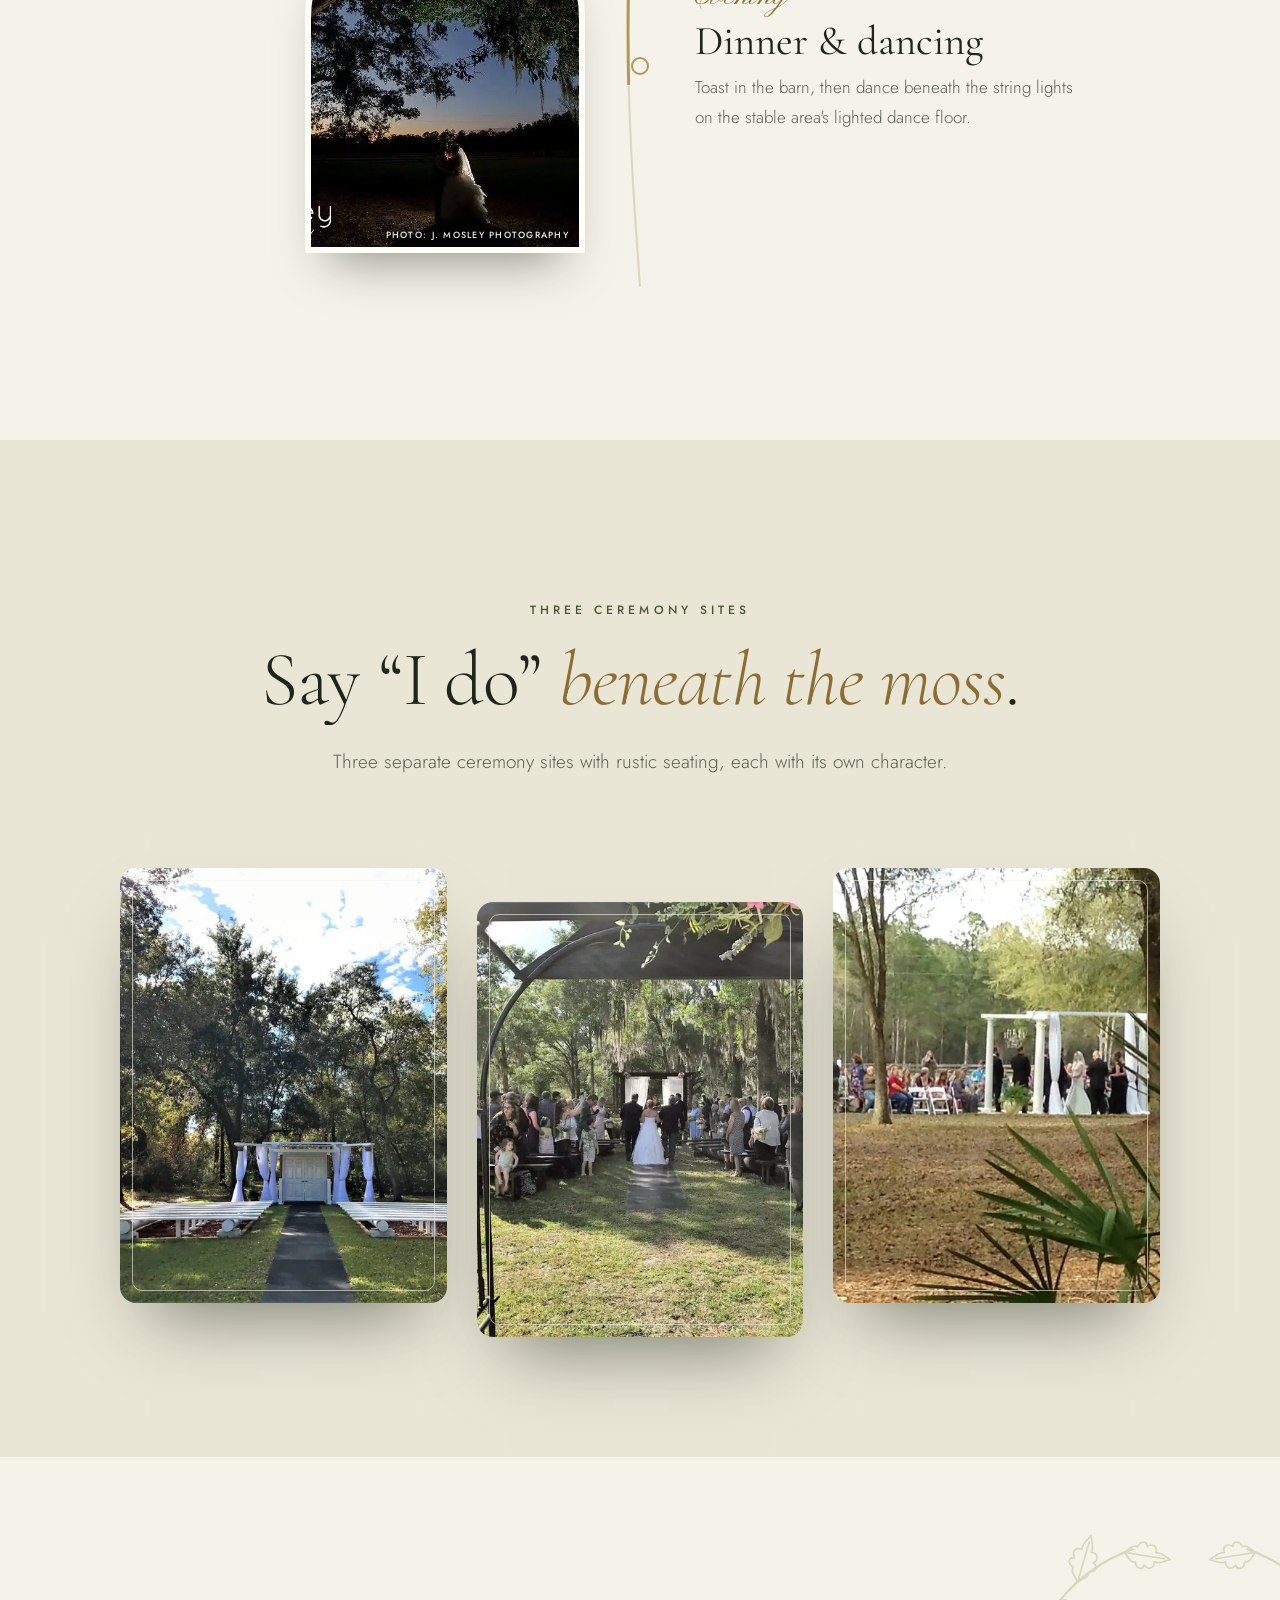
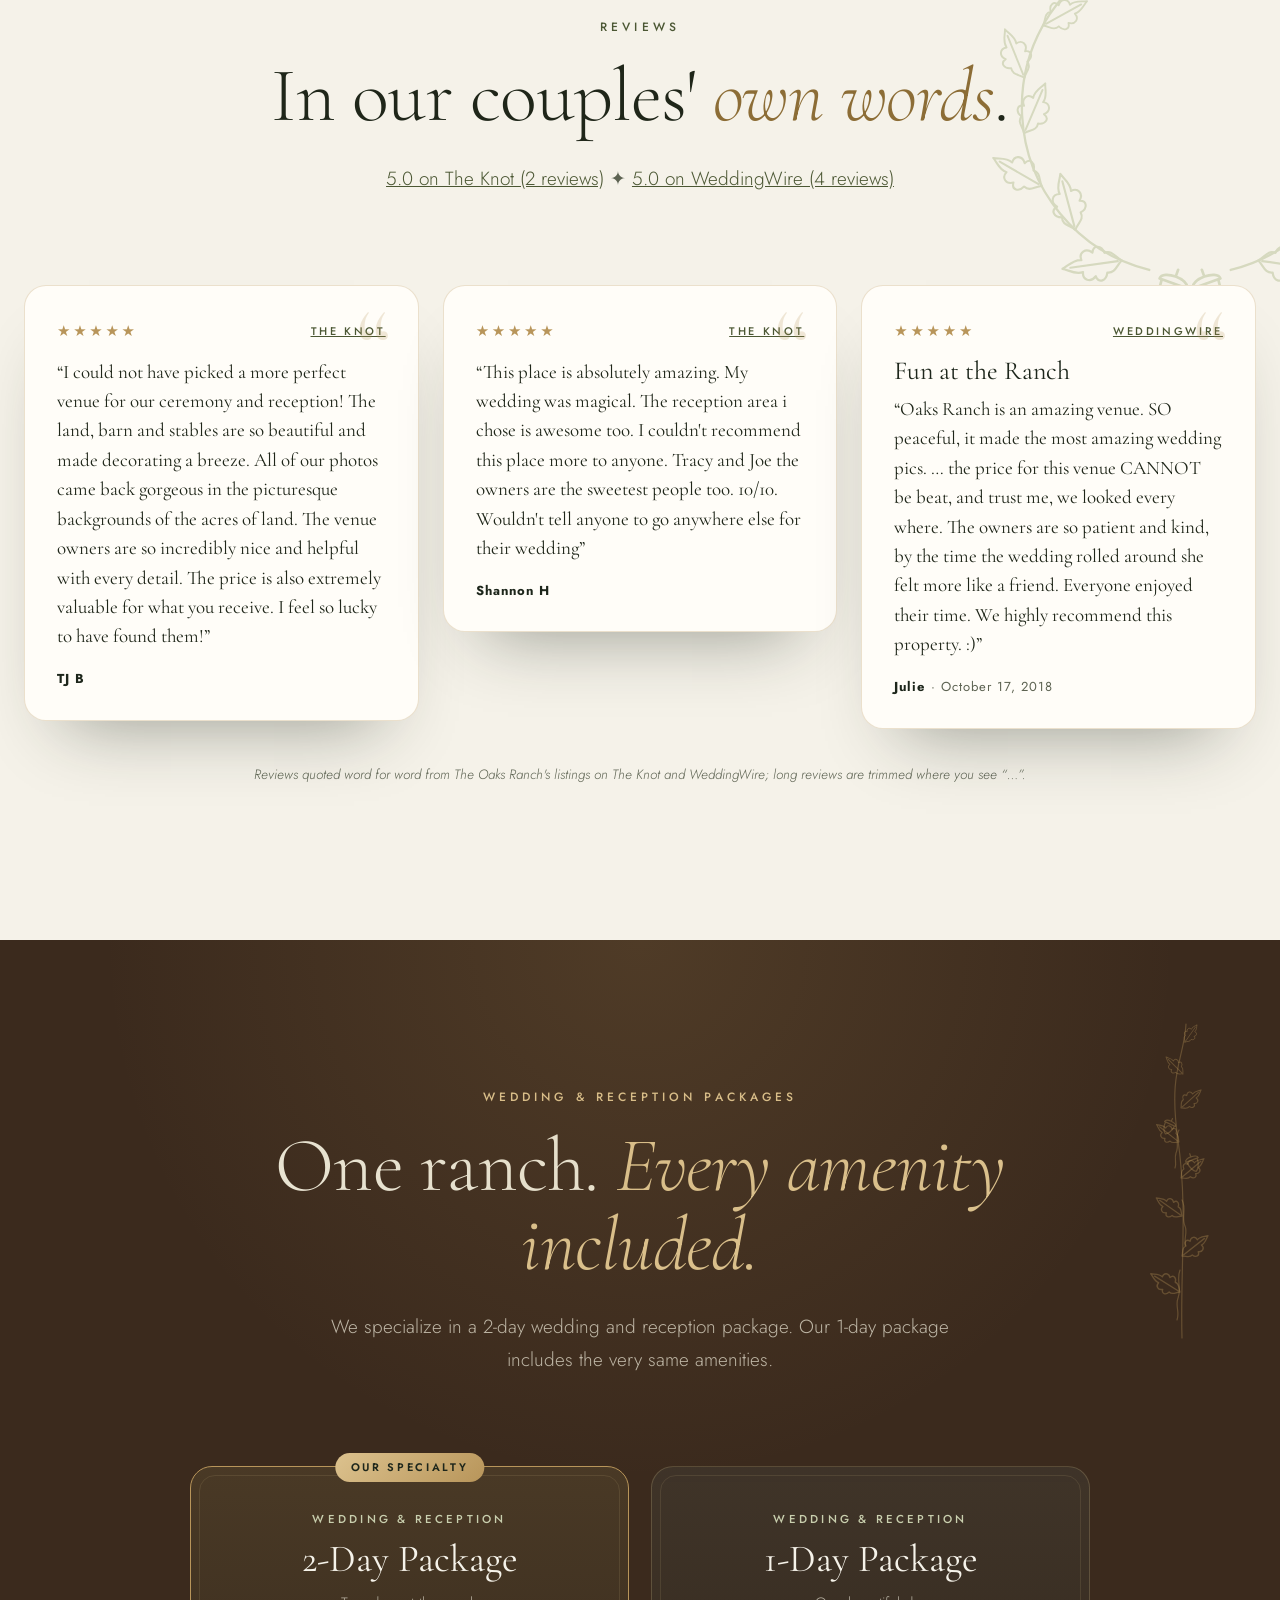
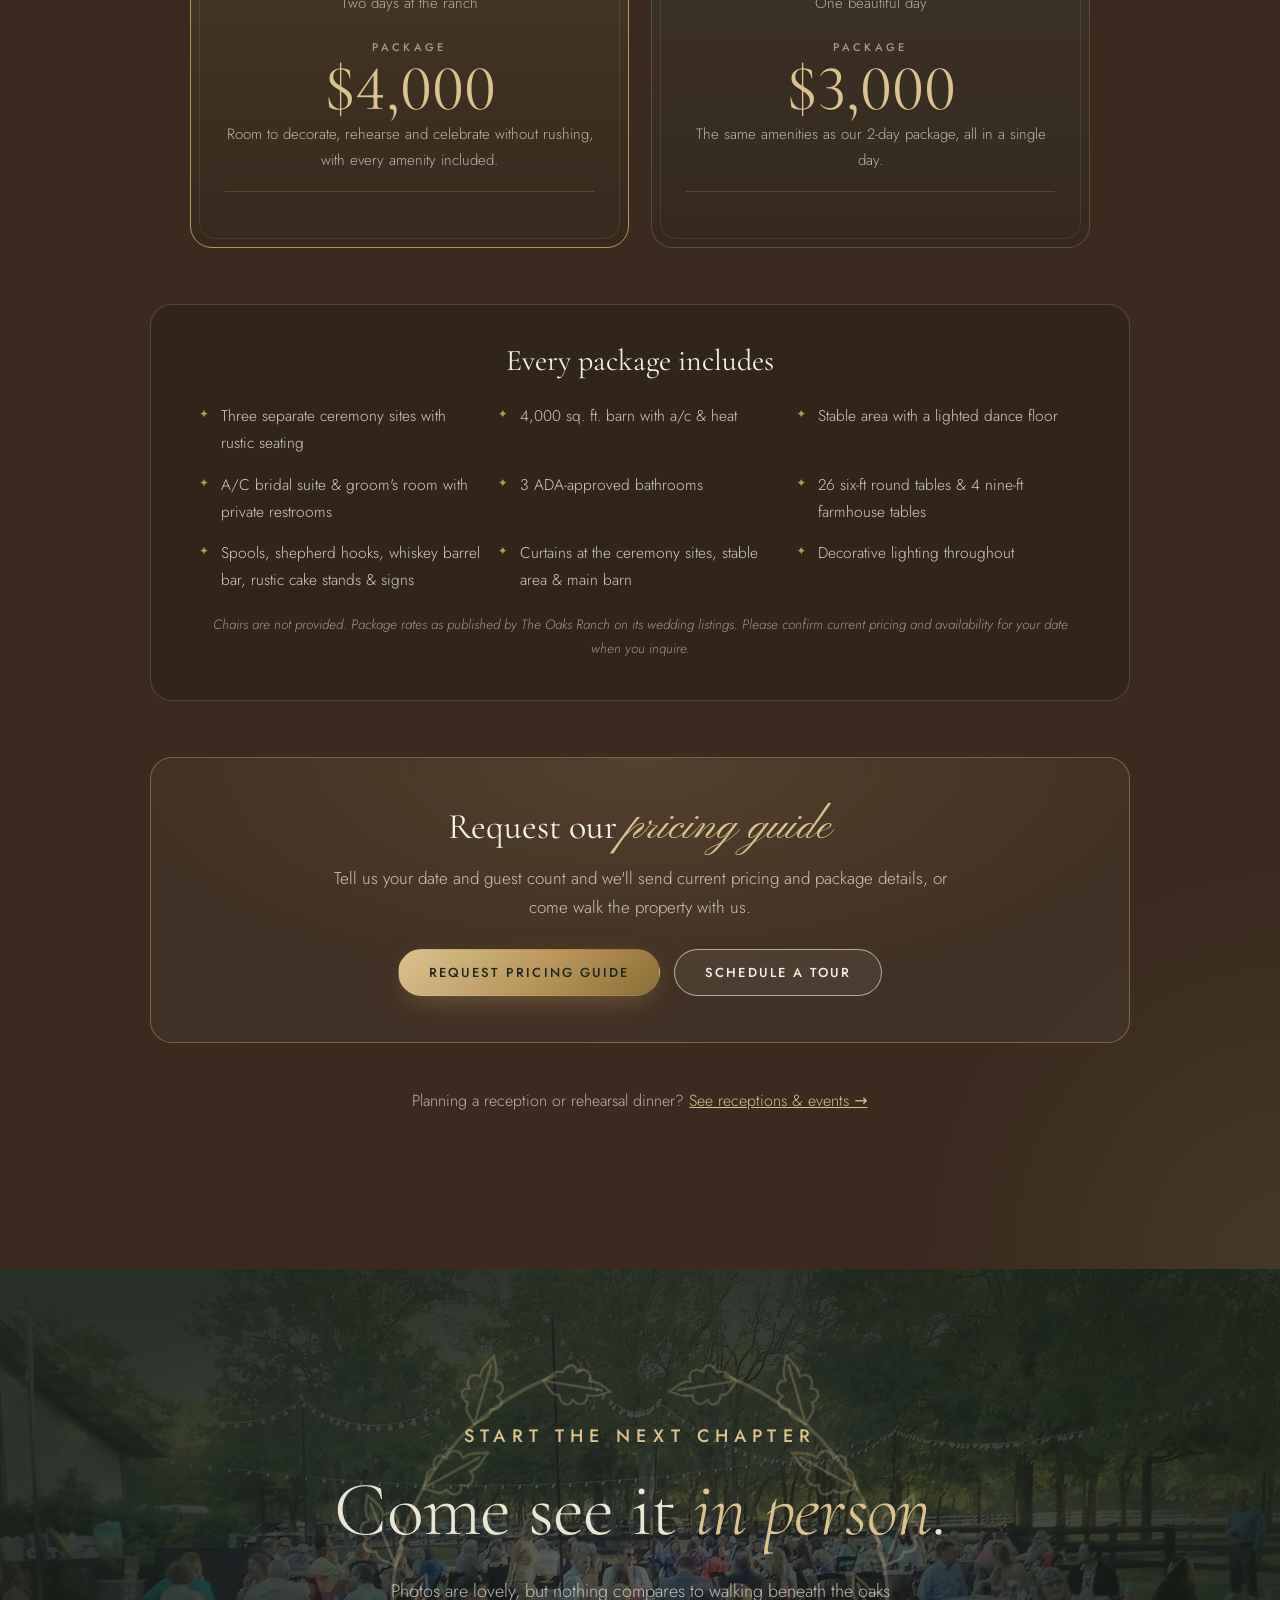
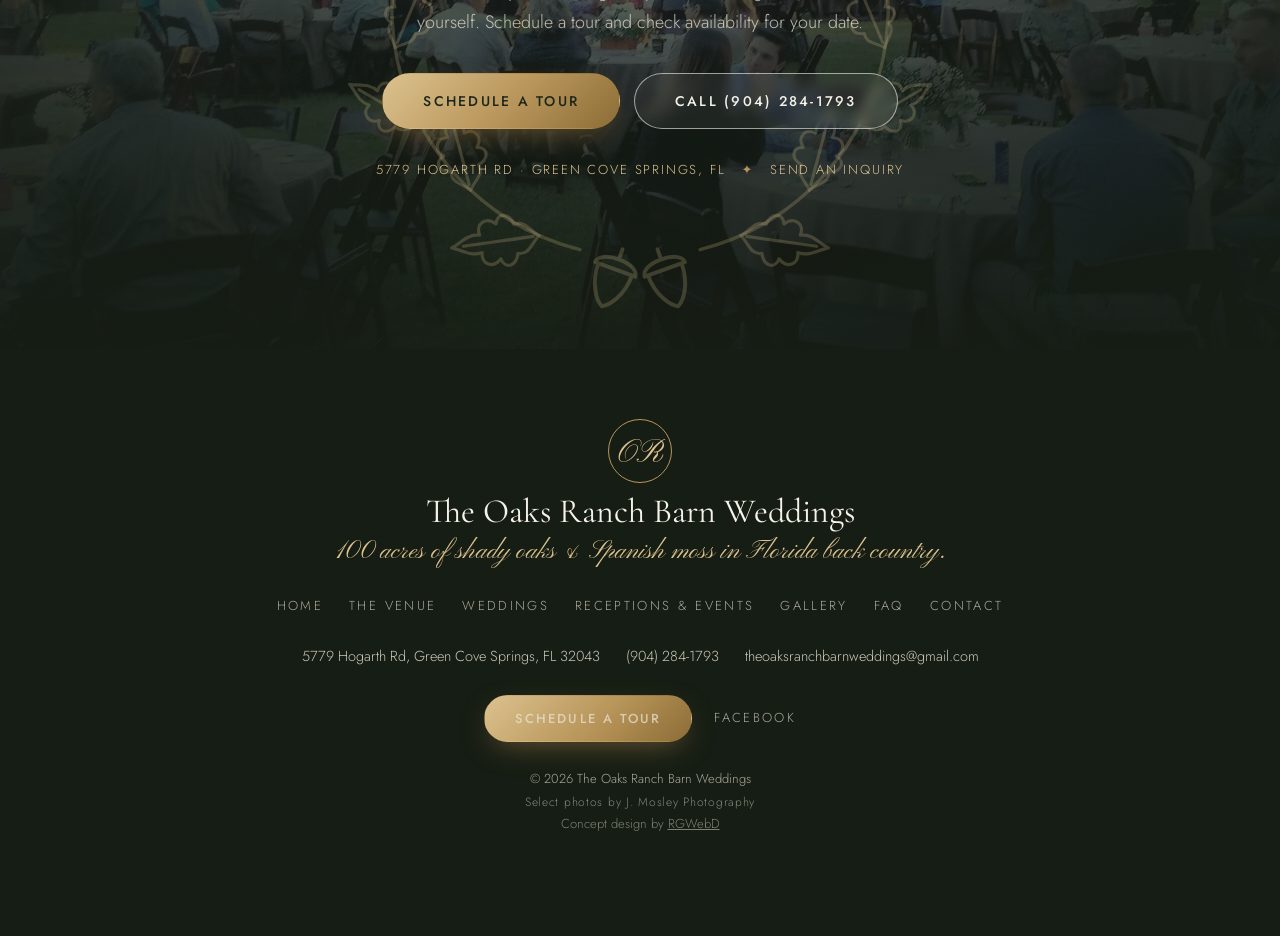
<file: weddings.html>
<!doctype html>
<html lang="en">
<head>
  <meta charset="utf-8">
  <meta name="viewport" content="width=device-width, initial-scale=1, viewport-fit=cover">
  <title>Weddings | 1-Day &amp; 2-Day Wedding Packages at The Oaks Ranch, Green Cove Springs FL</title>
  <meta name="description" content="Plan your wedding at The Oaks Ranch: three ceremony sites, rehearsal, ceremony and reception in one place. 2-day wedding &amp; reception package $4,000; 1-day package $3,000.">
  <link rel="canonical" href="https://rgwebd.github.io/theoaksranch/weddings.html">
  <meta name="theme-color" content="#1d261b">
  <meta name="robots" content="index, follow, max-image-preview:large">
  <meta property="og:type" content="website">
  <meta property="og:site_name" content="The Oaks Ranch Barn Weddings">
  <meta property="og:title" content="Weddings | 1-Day &amp; 2-Day Wedding Packages at The Oaks Ranch, Green Cove Springs FL">
  <meta property="og:description" content="Plan your wedding at The Oaks Ranch: three ceremony sites, rehearsal, ceremony and reception in one place. 2-day wedding &amp; reception package $4,000; 1-day package $3,000.">
  <meta property="og:url" content="https://rgwebd.github.io/theoaksranch/weddings.html">
  <meta property="og:image" content="https://rgwebd.github.io/theoaksranch/images/og.jpg">
  <meta name="twitter:card" content="summary_large_image">
  <meta name="twitter:title" content="Weddings | 1-Day &amp; 2-Day Wedding Packages at The Oaks Ranch, Green Cove Springs FL">
  <meta name="twitter:description" content="Plan your wedding at The Oaks Ranch: three ceremony sites, rehearsal, ceremony and reception in one place. 2-day wedding &amp; reception package $4,000; 1-day package $3,000.">
  <meta name="twitter:image" content="https://rgwebd.github.io/theoaksranch/images/og.jpg">
  <link rel="icon" href="favicon.svg" type="image/svg+xml">
  <link rel="preconnect" href="https://fonts.googleapis.com">
  <link rel="preconnect" href="https://fonts.gstatic.com" crossorigin>
  <link href="https://fonts.googleapis.com/css2?family=Cormorant+Garamond:ital,wght@0,300;0,400;0,500;0,600;1,300;1,400;1,500&family=Pinyon+Script&family=Jost:wght@300;400;500;600&display=swap" rel="stylesheet">
  <link rel="stylesheet" href="styles.css">
  <script>document.documentElement.classList.add("js");</script>
  <script type="application/ld+json">
{
 "@context": "https://schema.org",
 "@graph": [
  {
   "@type": [
    "EventVenue",
    "LocalBusiness"
   ],
   "@id": "https://rgwebd.github.io/theoaksranch/#venue",
   "name": "The Oaks Ranch Barn Weddings",
   "alternateName": [
    "The Oaks Ranch",
    "Florida Barn Weddings at The Oaks Ranch"
   ],
   "description": "The Oaks Ranch is 100 acres of shady oak trees draped in Spanish moss and miles of serene trails in Florida back country. It is a beautiful, secluded setting to have your wedding and reception, with three wedding ceremony sites, a 4,000 sq. ft. barn with a/c and heat and the stable area with a lighted dance floor for wedding rehearsal, ceremony and reception.",
   "url": "https://rgwebd.github.io/theoaksranch/",
   "telephone": "+1-904-284-1793",
   "email": "theoaksranchbarnweddings@gmail.com",
   "image": [
    "https://rgwebd.github.io/theoaksranch/images/og.jpg",
    "https://rgwebd.github.io/theoaksranch/images/colonnade-aisle.webp",
    "https://rgwebd.github.io/theoaksranch/images/barn-reception.webp"
   ],
   "address": {
    "@type": "PostalAddress",
    "streetAddress": "5779 Hogarth Rd",
    "addressLocality": "Green Cove Springs",
    "addressRegion": "FL",
    "postalCode": "32043",
    "addressCountry": "US"
   },
   "hasMap": "https://www.google.com/maps/search/?api=1&query=5779+Hogarth+Rd%2C+Green+Cove+Springs%2C+FL+32043",
   "areaServed": [
    "Green Cove Springs",
    "Clay County",
    "Jacksonville",
    "Northeast Florida"
   ],
   "sameAs": [
    "https://www.facebook.com/profile.php?id=100077868480670",
    "https://theoaksranchbarnweddings.com/",
    "https://www.theknot.com/marketplace/the-oaks-ranch-barn-weddings-green-cove-springs-fl-976248",
    "https://www.weddingwire.com/biz/the-oaks-ranch-barn-weddings-green-cove-springs/ce2cdfdeb54a8d8a.html"
   ],
   "maximumAttendeeCapacity": 300,
   "amenityFeature": [
    {
     "@type": "LocationFeatureSpecification",
     "name": "Three separate ceremony sites with rustic seating",
     "value": true
    },
    {
     "@type": "LocationFeatureSpecification",
     "name": "4,000 sq. ft. barn with a/c & heat",
     "value": true
    },
    {
     "@type": "LocationFeatureSpecification",
     "name": "Stable area with a lighted dance floor",
     "value": true
    },
    {
     "@type": "LocationFeatureSpecification",
     "name": "A/C bridal suite & groom's room with private restrooms",
     "value": true
    },
    {
     "@type": "LocationFeatureSpecification",
     "name": "3 ADA-approved bathrooms",
     "value": true
    },
    {
     "@type": "LocationFeatureSpecification",
     "name": "26 six-ft round tables & 4 nine-ft farmhouse tables",
     "value": true
    },
    {
     "@type": "LocationFeatureSpecification",
     "name": "Spools, shepherd hooks, whiskey barrel bar, rustic cake stands & signs",
     "value": true
    },
    {
     "@type": "LocationFeatureSpecification",
     "name": "Curtains at the ceremony sites, stable area & main barn",
     "value": true
    },
    {
     "@type": "LocationFeatureSpecification",
     "name": "Decorative lighting throughout",
     "value": true
    }
   ],
   "potentialAction": {
    "@type": "ReserveAction",
    "name": "Schedule a tour",
    "target": "mailto:theoaksranchbarnweddings@gmail.com"
   },
   "aggregateRating": {
    "@type": "AggregateRating",
    "ratingValue": "5.0",
    "bestRating": "5",
    "worstRating": "1",
    "ratingCount": 6,
    "reviewCount": 6
   },
   "review": [
    {
     "@type": "Review",
     "author": {
      "@type": "Person",
      "name": "TJ B"
     },
     "reviewRating": {
      "@type": "Rating",
      "ratingValue": "5",
      "bestRating": "5"
     },
     "reviewBody": "I could not have picked a more perfect venue for our ceremony and reception! The land, barn and stables are so beautiful and made decorating a breeze. All of our photos came back gorgeous in the picturesque backgrounds of the acres of land. The venue owners are so incredibly nice and helpful with every detail. The price is also extremely valuable for what you receive. I feel so lucky to have found them!",
     "publisher": {
      "@type": "Organization",
      "name": "The Knot"
     },
     "url": "https://www.theknot.com/marketplace/the-oaks-ranch-barn-weddings-green-cove-springs-fl-976248"
    },
    {
     "@type": "Review",
     "author": {
      "@type": "Person",
      "name": "Shannon H"
     },
     "reviewRating": {
      "@type": "Rating",
      "ratingValue": "5",
      "bestRating": "5"
     },
     "reviewBody": "This place is absolutely amazing. My wedding was magical. The reception area i chose is awesome too. I couldn't recommend this place more to anyone. Tracy and Joe the owners are the sweetest people too. 10/10. Wouldn't tell anyone to go anywhere else for their wedding",
     "publisher": {
      "@type": "Organization",
      "name": "The Knot"
     },
     "url": "https://www.theknot.com/marketplace/the-oaks-ranch-barn-weddings-green-cove-springs-fl-976248"
    },
    {
     "@type": "Review",
     "author": {
      "@type": "Person",
      "name": "Julie"
     },
     "reviewRating": {
      "@type": "Rating",
      "ratingValue": "5",
      "bestRating": "5"
     },
     "reviewBody": "Oaks Ranch is an amazing venue. SO peaceful, it made the most amazing wedding pics. … the price for this venue CANNOT be beat, and trust me, we looked every where. The owners are so patient and kind, by the time the wedding rolled around she felt more like a friend. Everyone enjoyed their time. We highly recommend this property. :)",
     "publisher": {
      "@type": "Organization",
      "name": "WeddingWire"
     },
     "url": "https://www.weddingwire.com/biz/the-oaks-ranch-barn-weddings-green-cove-springs/ce2cdfdeb54a8d8a.html",
     "datePublished": "2018-10-17",
     "name": "Fun at the Ranch"
    }
   ],
   "makesOffer": [
    {
     "@type": "Offer",
     "name": "2-Day Wedding & Reception Package",
     "price": "4000",
     "priceCurrency": "USD",
     "description": "The venue's specialty package. Same amenities as the 1-day package, over two days."
    },
    {
     "@type": "Offer",
     "name": "1-Day Wedding & Reception Package",
     "price": "3000",
     "priceCurrency": "USD",
     "description": "Wedding and reception in one day, with the same amenities as the 2-day package."
    }
   ]
  },
  {
   "@type": "WebPage",
   "@id": "https://rgwebd.github.io/theoaksranch/weddings.html#webpage",
   "url": "https://rgwebd.github.io/theoaksranch/weddings.html",
   "name": "Weddings | 1-Day & 2-Day Wedding Packages at The Oaks Ranch, Green Cove Springs FL",
   "description": "Plan your wedding at The Oaks Ranch: three ceremony sites, rehearsal, ceremony and reception in one place. 2-day wedding & reception package $4,000; 1-day package $3,000.",
   "isPartOf": {
    "@type": "WebSite",
    "name": "The Oaks Ranch Barn Weddings",
    "url": "https://rgwebd.github.io/theoaksranch/"
   },
   "about": {
    "@id": "https://rgwebd.github.io/theoaksranch/#venue"
   },
   "primaryImageOfPage": "https://rgwebd.github.io/theoaksranch/images/og.jpg"
  },
  {
   "@type": "BreadcrumbList",
   "itemListElement": [
    {
     "@type": "ListItem",
     "position": 1,
     "name": "Home",
     "item": "https://rgwebd.github.io/theoaksranch/"
    },
    {
     "@type": "ListItem",
     "position": 2,
     "name": "Weddings",
     "item": "https://rgwebd.github.io/theoaksranch/weddings.html"
    }
   ]
  }
 ]
}
  </script>
<script src="https://cosmiccallers.lovable.app/demo-track.js" data-demo="theoaksranch" defer></script>
</head>
<body class="page-weddings">
  <a class="skip" href="#main">Skip to content</a>

  <div class="grain" aria-hidden="true"></div>
  <div class="progress" aria-hidden="true"><span></span></div>

  <aside class="preview-bar" role="note">
    <span>Design preview by <a href="https://github.com/RGWebD" rel="noopener">RGWebD</a><span class="pv-long">, a concept for The Oaks Ranch</span>.</span>
    <button type="button" class="preview-bar__x" aria-label="Dismiss preview notice">&times;</button>
  </aside>

  <header class="nav" id="top">
    <a class="brand" href="./" aria-label="The Oaks Ranch home">
      <span class="brand__mono" aria-hidden="true">OR</span>
      <span class="brand__text"><span class="brand__name">The Oaks Ranch</span><span class="brand__sub">Green Cove Springs, Florida</span></span>
    </a>
    <nav aria-label="Main">
      <ul id="menu" class="menu">
        <li><a href="venue.html">The Venue</a></li><li><a href="weddings.html" aria-current="page">Weddings</a></li><li><a href="events.html">Events</a></li><li><a href="gallery.html">Gallery</a></li><li><a href="faq.html">FAQ</a></li><li><a href="contact.html">Contact</a></li>
        <li class="menu__cta"><a class="btn btn--gold magnetic" href="mailto:theoaksranchbarnweddings@gmail.com?subject=Tour%20request%3A%20The%20Oaks%20Ranch&amp;body=Hi%21%20We%27d%20love%20to%20schedule%20a%20tour%20of%20The%20Oaks%20Ranch.%0A%0AOur%20names%3A%0APhone%3A%0AWedding%20date%20or%20season%3A%0AEstimated%20guest%20count%3A%0ABest%20days%20and%20times%20for%20a%20tour%3A%0A%0AThank%20you%21"><span>Schedule a Tour</span></a></li>
      </ul>
    </nav>
    <button class="menu-toggle" type="button" aria-expanded="false" aria-controls="menu" aria-label="Open menu"><span></span><span></span></button>
  </header>

  <main id="main">
    <section class="phero" aria-labelledby="page-title">
      <svg class="phero__sprig draw" viewBox="0 0 120 320" aria-hidden="true"><use href="#sprig"/></svg>
      <div class="wrap phero__grid">
        <div class="phero__copy">
          <nav class="phero__crumb phero__anim" aria-label="Breadcrumb"><a href="./">Home</a> <span aria-hidden="true">✦</span> <span aria-current="page">Weddings</span></nav>
          <p class="eyebrow phero__anim">Weddings at The Oaks</p>
          <h1 id="page-title" class="phero__title"><span class="phero__line split">Your rehearsal to</span> <span class="phero__script">your last dance</span></h1>
          <p class="phero__lede phero__anim">Rehearsal, ceremony and reception in one beautiful place, with 1-day and 2-day wedding packages.</p>
          <div class="phero__cta phero__anim"><a class="btn btn--gold magnetic" href="mailto:theoaksranchbarnweddings@gmail.com?subject=Tour%20request%3A%20The%20Oaks%20Ranch&amp;body=Hi%21%20We%27d%20love%20to%20schedule%20a%20tour%20of%20The%20Oaks%20Ranch.%0A%0AOur%20names%3A%0APhone%3A%0AWedding%20date%20or%20season%3A%0AEstimated%20guest%20count%3A%0ABest%20days%20and%20times%20for%20a%20tour%3A%0A%0AThank%20you%21"><span>Schedule a Tour</span></a><a class="btn btn--ghost magnetic" href="#packages"><span>Wedding Packages</span></a></div>
        </div>
        <div class="phero__media">
          <figure class="phero__wide" data-parallax="0.3"><img src="images/moss-ceremony.webp" srcset="images/moss-ceremony-sm.webp 800w, images/moss-ceremony.webp 1600w" sizes="(max-width: 800px) 92vw, 44vw" width="1600" height="771" decoding="async" alt="A ceremony at the white arbor beneath Spanish-moss oaks with guests seated on rustic benches" fetchpriority="high"></figure>
          <figure class="phero__small phero__small--arch" data-parallax="-0.4"><img src="images/chapel-doors.webp" srcset="images/chapel-doors-sm.webp 800w, images/chapel-doors.webp 1600w" sizes="(max-width: 800px) 36vw, 14vw" width="1600" height="1200" loading="lazy" decoding="async" alt="White chapel doors opening onto the aisle"></figure>
        </div>
      </div>
    </section>
    <!-- YOUR DAY TIMELINE -->
    <section class="day section" id="your-day" aria-labelledby="day-title">
      <div class="wrap">
        <header class="section-head center">
          <p class="eyebrow reveal">From Start to Finish</p>
          <h2 id="day-title" class="display split">Picture <em>your day</em>.</h2>
          <p class="section-lede reveal">Having your rehearsal, ceremony and reception in one place keeps every guest with you, from the first look to the final send-off.</p>
        </header>
        <div class="timeline" data-timeline>
          <svg class="timeline__line" viewBox="0 0 40 1000" preserveAspectRatio="none" aria-hidden="true">
            <path class="timeline__base" d="M20 0 C 36 125, 4 250, 20 375 S 36 625, 20 750 S 4 900, 20 1000"/>
            <path class="timeline__draw" d="M20 0 C 36 125, 4 250, 20 375 S 36 625, 20 750 S 4 900, 20 1000" pathLength="1"/>
          </svg>
          <ol>
            <li class="step reveal">
              <div class="step__dot" aria-hidden="true"></div>
              <figure class="step__img arch"><img src="images/fence-bridesmaids.webp" srcset="images/fence-bridesmaids.webp 960w" sizes="(max-width: 800px) 40vw, 18vw" width="960" height="640" loading="lazy" decoding="async" alt="Bridesmaids lined up along a rustic fence beneath moss-draped oaks"><span class="credit">Photo: J. Mosley Photography</span></figure>
              <div class="step__copy"><span class="step__time">Morning</span><h3>Getting ready</h3><p>Settle into the a/c bridal suite and groom's room, each with private restrooms, then gather your people beneath the oaks.</p></div>
            </li>
            <li class="step reveal">
              <div class="step__dot" aria-hidden="true"></div>
              <figure class="step__img arch"><img src="images/aisle-benches.webp" srcset="images/aisle-benches-sm.webp 800w, images/aisle-benches.webp 1600w" sizes="(max-width: 800px) 40vw, 18vw" width="1600" height="900" loading="lazy" decoding="async" alt="A white aisle runner between rustic benches leading to a draped arbor" style="object-position:45% 50%"></figure>
              <div class="step__copy"><span class="step__time">Midday</span><h3>Setting the scene</h3><p>Rustic seating waits at the ceremony site, with curtains, shepherd hooks and signs on hand for your finishing touches.</p></div>
            </li>
            <li class="step reveal">
              <div class="step__dot" aria-hidden="true"></div>
              <figure class="step__img arch"><img src="images/lantern-aisle.webp" srcset="images/lantern-aisle-sm.webp 800w, images/lantern-aisle.webp 1600w" sizes="(max-width: 800px) 40vw, 18vw" width="1600" height="1200" loading="lazy" decoding="async" alt="A bride at a lantern-lined aisle with the officiant beneath white drapes" style="object-position:35% 50%"></figure>
              <div class="step__copy"><span class="step__time">Afternoon</span><h3>“I do”</h3><p>Walk the aisle at the ceremony site you love most, framed in white drapes and lanterns.</p></div>
            </li>
            <li class="step reveal">
              <div class="step__dot" aria-hidden="true"></div>
              <figure class="step__img arch"><img src="images/couple-lawn.webp" srcset="images/couple-lawn-sm.webp 800w, images/couple-lawn.webp 1600w" sizes="(max-width: 800px) 40vw, 18vw" width="1600" height="1600" loading="lazy" decoding="async" alt="Newlyweds walking hand in hand across the green lawn" style="object-position:55% 50%"></figure>
              <div class="step__copy"><span class="step__time">Golden Hour</span><h3>Portraits under the oaks</h3><p>100 acres of moss-draped oaks and open lawn make every portrait feel like a painting.</p></div>
            </li>
            <li class="step reveal">
              <div class="step__dot" aria-hidden="true"></div>
              <figure class="step__img arch"><img src="images/twilight-oak.webp" srcset="images/twilight-oak.webp 960w" sizes="(max-width: 800px) 40vw, 18vw" width="960" height="640" loading="lazy" decoding="async" alt="The couple silhouetted beneath an oak at twilight"><span class="credit">Photo: J. Mosley Photography</span></figure>
              <div class="step__copy"><span class="step__time">Evening</span><h3>Dinner &amp; dancing</h3><p>Toast in the barn, then dance beneath the string lights on the stable area's lighted dance floor.</p></div>
            </li>
          </ol>
        </div>
      </div>
    </section>
    <section class="glimpse section section--cream" aria-labelledby="ceremony-title">
      <div class="wrap">
        <header class="section-head center">
          <p class="eyebrow reveal">Three Ceremony Sites</p>
          <h2 id="ceremony-title" class="display split">Say “I do” <em>beneath the moss</em>.</h2>
          <p class="section-lede reveal">Three separate ceremony sites with rustic seating, each with its own character.</p>
        </header>
        <div class="glimpse__grid">
          <figure class="frame reveal"><img src="images/colonnade-aisle.webp" srcset="images/colonnade-aisle-sm.webp 800w, images/colonnade-aisle.webp 1600w" sizes="(max-width: 700px) 32vw, 26vw" width="1600" height="1200" loading="lazy" decoding="async" alt="The White Colonnades seen down the aisle with rustic benches"></figure>
          <figure class="frame reveal"><img src="images/black-pergola.webp" srcset="images/black-pergola-sm.webp 800w, images/black-pergola.webp 1600w" sizes="(max-width: 700px) 32vw, 26vw" width="1600" height="1200" loading="lazy" decoding="async" alt="A ceremony beneath the black pergola seen through the iron garden gate" style="object-position:40% 50%"></figure>
          <figure class="frame reveal"><img src="images/arbor-palmettos.webp" srcset="images/arbor-palmettos-sm.webp 800w, images/arbor-palmettos.webp 1600w" sizes="(max-width: 700px) 32vw, 26vw" width="1600" height="1195" loading="lazy" decoding="async" alt="A white arbor among oaks and palmettos with guests seated" style="object-position:35% 50%"></figure>
        </div>
      </div>
    </section>
    <section class="reviews section" id="reviews" aria-labelledby="rv-title">
      <svg class="reviews__wreath draw" viewBox="0 0 200 200" aria-hidden="true"><use href="#wreath"/></svg>
      <div class="wrap">
        <header class="section-head center">
          <p class="eyebrow reveal">Reviews</p>
          <h2 id="rv-title" class="display split">In our couples' <em>own words</em>.</h2>
          <p class="section-lede reveal"><a href="https://www.theknot.com/marketplace/the-oaks-ranch-barn-weddings-green-cove-springs-fl-976248" target="_blank" rel="noopener">5.0 on The Knot (2 reviews)</a> <span aria-hidden="true">✦</span> <a href="https://www.weddingwire.com/biz/the-oaks-ranch-barn-weddings-green-cove-springs/ce2cdfdeb54a8d8a.html" target="_blank" rel="noopener">5.0 on WeddingWire (4 reviews)</a></p>
        </header>
        <div class="rgrid">
          <figure class="rcard reveal">
            <div class="rcard__top"><span class="stars" role="img" aria-label="5 out of 5 stars">★★★★★</span><span class="rcard__src"><a href="https://www.theknot.com/marketplace/the-oaks-ranch-barn-weddings-green-cove-springs-fl-976248" target="_blank" rel="noopener">The Knot</a></span></div>
            
            <blockquote><p>“I could not have picked a more perfect venue for our ceremony and reception! The land, barn and stables are so beautiful and made decorating a breeze. All of our photos came back gorgeous in the picturesque backgrounds of the acres of land. The venue owners are so incredibly nice and helpful with every detail. The price is also extremely valuable for what you receive. I feel so lucky to have found them!”</p></blockquote>
            <figcaption><strong>TJ B</strong></figcaption>
          </figure>
          <figure class="rcard reveal">
            <div class="rcard__top"><span class="stars" role="img" aria-label="5 out of 5 stars">★★★★★</span><span class="rcard__src"><a href="https://www.theknot.com/marketplace/the-oaks-ranch-barn-weddings-green-cove-springs-fl-976248" target="_blank" rel="noopener">The Knot</a></span></div>
            
            <blockquote><p>“This place is absolutely amazing. My wedding was magical. The reception area i chose is awesome too. I couldn't recommend this place more to anyone. Tracy and Joe the owners are the sweetest people too. 10/10. Wouldn't tell anyone to go anywhere else for their wedding”</p></blockquote>
            <figcaption><strong>Shannon H</strong></figcaption>
          </figure>
          <figure class="rcard reveal">
            <div class="rcard__top"><span class="stars" role="img" aria-label="5 out of 5 stars">★★★★★</span><span class="rcard__src"><a href="https://www.weddingwire.com/biz/the-oaks-ranch-barn-weddings-green-cove-springs/ce2cdfdeb54a8d8a.html" target="_blank" rel="noopener">WeddingWire</a></span></div>
            <h3>Fun at the Ranch</h3>
            <blockquote><p>“Oaks Ranch is an amazing venue. SO peaceful, it made the most amazing wedding pics. … the price for this venue CANNOT be beat, and trust me, we looked every where. The owners are so patient and kind, by the time the wedding rolled around she felt more like a friend. Everyone enjoyed their time. We highly recommend this property. :)”</p></blockquote>
            <figcaption><strong>Julie</strong> <span>· October 17, 2018</span></figcaption>
          </figure>
        </div>
        <p class="fine center reveal reviews__note">Reviews quoted word for word from The Oaks Ranch's listings on The Knot and WeddingWire; long reviews are trimmed where you see “…”.</p>
      </div>
    </section>
    <section class="packages section section--dark" id="packages" aria-labelledby="pk-title">
      <svg class="packages__sprig draw" viewBox="0 0 120 320" aria-hidden="true"><use href="#sprig"/></svg>
      <div class="wrap">
        <header class="section-head center">
          <p class="eyebrow reveal">Wedding &amp; Reception Packages</p>
          <h2 id="pk-title" class="display split">One ranch. <em>Every amenity included.</em></h2>
          <p class="section-lede reveal">We specialize in a 2-day wedding and reception package. Our 1-day package includes the very same amenities.</p>
        </header>
        <div class="panel">
          <div class="tiers tiers--two">
            <article class="tier tier--feature reveal">
              <p class="tier__badge">Our Specialty</p>
              <p class="tier__kicker">Wedding &amp; Reception</p>
              <h3>2-Day Package</h3>
              <p class="tier__months">Two days at the ranch</p>
              <p class="tier__price"><span>Package</span><b>$4,000</b></p>
              <p class="tier__perfect c">Room to decorate, rehearse and celebrate without rushing, with every amenity included.</p>
            </article>
            <article class="tier reveal">
              <p class="tier__kicker">Wedding &amp; Reception</p>
              <h3>1-Day Package</h3>
              <p class="tier__months">One beautiful day</p>
              <p class="tier__price"><span>Package</span><b>$3,000</b></p>
              <p class="tier__perfect c">The same amenities as our 2-day package, all in a single day.</p>
            </article>
          </div>
          <div class="included reveal">
            <h3>Every package includes</h3>
            <ul>
              <li>Three separate ceremony sites with rustic seating</li><li>4,000 sq. ft. barn with a/c &amp; heat</li><li>Stable area with a lighted dance floor</li><li>A/C bridal suite &amp; groom's room with private restrooms</li><li>3 ADA-approved bathrooms</li><li>26 six-ft round tables &amp; 4 nine-ft farmhouse tables</li><li>Spools, shepherd hooks, whiskey barrel bar, rustic cake stands &amp; signs</li><li>Curtains at the ceremony sites, stable area &amp; main barn</li><li>Decorative lighting throughout</li>
            </ul>
            <p class="fine">Chairs are not provided. Package rates as published by The Oaks Ranch on its wedding listings. Please confirm current pricing and availability for your date when you inquire.</p>
          </div>
          <div class="inquire reveal">
            <h3>Request our <em>pricing guide</em></h3>
            <p>Tell us your date and guest count and we'll send current pricing and package details, or come walk the property with us.</p>
            <div class="packages__cta">
              <a class="btn btn--gold magnetic" href="mailto:theoaksranchbarnweddings@gmail.com?subject=Pricing%20guide%20request%3A%20The%20Oaks%20Ranch&amp;body=Hi%21%20Could%20you%20send%20us%20your%20current%20wedding%20pricing%20and%20package%20details%3F%0A%0AOur%20names%3A%0APhone%3A%0AWedding%20date%20or%20season%3A%0AEstimated%20guest%20count%3A%0A%0AThank%20you%21"><span>Request Pricing Guide</span></a>
              <a class="btn btn--ghost magnetic" href="mailto:theoaksranchbarnweddings@gmail.com?subject=Tour%20request%3A%20The%20Oaks%20Ranch&amp;body=Hi%21%20We%27d%20love%20to%20schedule%20a%20tour%20of%20The%20Oaks%20Ranch.%0A%0AOur%20names%3A%0APhone%3A%0AWedding%20date%20or%20season%3A%0AEstimated%20guest%20count%3A%0ABest%20days%20and%20times%20for%20a%20tour%3A%0A%0AThank%20you%21"><span>Schedule a Tour</span></a>
            </div>
          </div>
        </div>
        <p class="cross reveal">Planning a reception or rehearsal dinner? <a href="events.html">See receptions &amp; events →</a></p>
      </div>
    </section>
    <section class="cta-band" aria-labelledby="cta-title">
      <div class="cta-band__media" data-parallax="0.5" aria-hidden="true"><img src="images/golden-dinner.webp" srcset="images/golden-dinner-sm.webp 800w, images/golden-dinner.webp 1920w" sizes="100vw" width="1920" height="1433" loading="lazy" decoding="async" alt="" style="object-position:50% 40%"></div>
      <div class="cta-band__veil" aria-hidden="true"></div>
      <svg class="cta-band__wreath draw" viewBox="0 0 200 200" aria-hidden="true"><use href="#wreath"/></svg>
      <div class="wrap cta-band__inner">
        <p class="eyebrow reveal">Start the Next Chapter</p>
        <h2 id="cta-title" class="display split">Come see it <em>in person</em>.</h2>
        <p class="reveal">Photos are lovely, but nothing compares to walking beneath the oaks yourself. Schedule a tour and check availability for your date.</p>
        <div class="cta-band__btns reveal">
          <a class="btn btn--gold btn--lg magnetic" href="mailto:theoaksranchbarnweddings@gmail.com?subject=Tour%20request%3A%20The%20Oaks%20Ranch&amp;body=Hi%21%20We%27d%20love%20to%20schedule%20a%20tour%20of%20The%20Oaks%20Ranch.%0A%0AOur%20names%3A%0APhone%3A%0AWedding%20date%20or%20season%3A%0AEstimated%20guest%20count%3A%0ABest%20days%20and%20times%20for%20a%20tour%3A%0A%0AThank%20you%21"><span>Schedule a Tour</span></a>
          <a class="btn btn--ghost btn--lg magnetic" href="tel:+19042841793"><span>Call (904) 284-1793</span></a>
        </div>
        <p class="cta-band__meta reveal"><a href="https://www.google.com/maps/search/?api=1&amp;query=5779+Hogarth+Rd%2C+Green+Cove+Springs%2C+FL+32043" target="_blank" rel="noopener">5779 Hogarth Rd · Green Cove Springs, FL</a> <span aria-hidden="true">✦</span> <a href="contact.html">Send an inquiry</a></p>
      </div>
    </section>

  </main>

  <footer class="footer">
    <div class="wrap footer__inner">
      <div class="footer__brand">
        <span class="footer__mono" aria-hidden="true">OR</span>
        <p class="footer__name">The Oaks Ranch Barn Weddings</p>
        <p class="footer__tag">100 acres of shady oaks &amp; Spanish moss in Florida back country.</p>
      </div>
      <nav class="footer__nav" aria-label="Footer">
        <a href="./">Home</a><a href="venue.html">The Venue</a><a href="weddings.html">Weddings</a><a href="events.html">Receptions &amp; Events</a><a href="gallery.html">Gallery</a><a href="faq.html">FAQ</a><a href="contact.html">Contact</a>
      </nav>
      <div class="footer__contact">
        <a href="https://www.google.com/maps/search/?api=1&amp;query=5779+Hogarth+Rd%2C+Green+Cove+Springs%2C+FL+32043" target="_blank" rel="noopener">5779 Hogarth Rd, Green Cove Springs, FL 32043</a>
        <a href="tel:+19042841793">(904) 284-1793</a>
        <a href="mailto:theoaksranchbarnweddings@gmail.com">theoaksranchbarnweddings@gmail.com</a>
      </div>
      <div class="footer__actions">
        <a class="btn btn--gold magnetic" href="mailto:theoaksranchbarnweddings@gmail.com?subject=Tour%20request%3A%20The%20Oaks%20Ranch&amp;body=Hi%21%20We%27d%20love%20to%20schedule%20a%20tour%20of%20The%20Oaks%20Ranch.%0A%0AOur%20names%3A%0APhone%3A%0AWedding%20date%20or%20season%3A%0AEstimated%20guest%20count%3A%0ABest%20days%20and%20times%20for%20a%20tour%3A%0A%0AThank%20you%21"><span>Schedule a Tour</span></a>
        <a class="footer__social" href="https://www.facebook.com/profile.php?id=100077868480670" target="_blank" rel="noopener">Facebook</a>
      </div>
      <p class="footer__legal">© <span data-year>2026</span> The Oaks Ranch Barn Weddings<br><span class="footer__photo">Select photos by J. Mosley Photography</span><br><span class="footer__credit">Concept design by <a href="https://github.com/RGWebD" rel="noopener">RGWebD</a></span></p>
    </div>
  </footer>

  <!-- SVG sprites: oak leaves, acorns & Spanish moss -->
  <svg width="0" height="0" style="position:absolute" aria-hidden="true">
    <defs>
      <symbol id="sprig" viewBox="0 0 120 320"><g fill="none" stroke="currentColor" stroke-width="1.2" stroke-linecap="round" stroke-linejoin="round"><path d="M60 318 C 58 250, 66 190, 56 120 S 62 40, 64 4"/><path transform="translate(58.0 272.0) rotate(-58) scale(1.15)" d="M0 0 C -2 -3 -6 -4 -5 -8 C -9 -9 -10 -13 -6 -14 C -9 -17 -7 -21 -3 -20 C -4 -24 -1 -27 0 -30 C 1 -27 4 -24 3 -20 C 7 -21 9 -17 6 -14 C 10 -13 9 -9 5 -8 C 6 -4 2 -3 0 0Z M0 -2 L0 -26"/><path transform="translate(60.0 236.0) rotate(52) scale(1.10)" d="M0 0 C -2 -3 -6 -4 -5 -8 C -9 -9 -10 -13 -6 -14 C -9 -17 -7 -21 -3 -20 C -4 -24 -1 -27 0 -30 C 1 -27 4 -24 3 -20 C 7 -21 9 -17 6 -14 C 10 -13 9 -9 5 -8 C 6 -4 2 -3 0 0Z M0 -2 L0 -26"/><path transform="translate(60.0 196.0) rotate(-55) scale(1.05)" d="M0 0 C -2 -3 -6 -4 -5 -8 C -9 -9 -10 -13 -6 -14 C -9 -17 -7 -21 -3 -20 C -4 -24 -1 -27 0 -30 C 1 -27 4 -24 3 -20 C 7 -21 9 -17 6 -14 C 10 -13 9 -9 5 -8 C 6 -4 2 -3 0 0Z M0 -2 L0 -26"/><path transform="translate(59.0 158.0) rotate(50) scale(1.00)" d="M0 0 C -2 -3 -6 -4 -5 -8 C -9 -9 -10 -13 -6 -14 C -9 -17 -7 -21 -3 -20 C -4 -24 -1 -27 0 -30 C 1 -27 4 -24 3 -20 C 7 -21 9 -17 6 -14 C 10 -13 9 -9 5 -8 C 6 -4 2 -3 0 0Z M0 -2 L0 -26"/><path transform="translate(57.0 122.0) rotate(-52) scale(0.95)" d="M0 0 C -2 -3 -6 -4 -5 -8 C -9 -9 -10 -13 -6 -14 C -9 -17 -7 -21 -3 -20 C -4 -24 -1 -27 0 -30 C 1 -27 4 -24 3 -20 C 7 -21 9 -17 6 -14 C 10 -13 9 -9 5 -8 C 6 -4 2 -3 0 0Z M0 -2 L0 -26"/><path transform="translate(59.0 88.0) rotate(48) scale(0.90)" d="M0 0 C -2 -3 -6 -4 -5 -8 C -9 -9 -10 -13 -6 -14 C -9 -17 -7 -21 -3 -20 C -4 -24 -1 -27 0 -30 C 1 -27 4 -24 3 -20 C 7 -21 9 -17 6 -14 C 10 -13 9 -9 5 -8 C 6 -4 2 -3 0 0Z M0 -2 L0 -26"/><path transform="translate(61.0 54.0) rotate(-45) scale(0.80)" d="M0 0 C -2 -3 -6 -4 -5 -8 C -9 -9 -10 -13 -6 -14 C -9 -17 -7 -21 -3 -20 C -4 -24 -1 -27 0 -30 C 1 -27 4 -24 3 -20 C 7 -21 9 -17 6 -14 C 10 -13 9 -9 5 -8 C 6 -4 2 -3 0 0Z M0 -2 L0 -26"/><path transform="translate(63.0 22.0) rotate(35) scale(0.70)" d="M0 0 C -2 -3 -6 -4 -5 -8 C -9 -9 -10 -13 -6 -14 C -9 -17 -7 -21 -3 -20 C -4 -24 -1 -27 0 -30 C 1 -27 4 -24 3 -20 C 7 -21 9 -17 6 -14 C 10 -13 9 -9 5 -8 C 6 -4 2 -3 0 0Z M0 -2 L0 -26"/><path transform="translate(70.0 140.0) rotate(-20) scale(1.10)" d="M-5 0 C -5 6 -2 10 0 11 C 2 10 5 6 5 0Z M-6 0 C -6 -4 6 -4 6 0Z M0 -3 L0 -6"/><path transform="translate(48.0 104.0) rotate(25) scale(1.00)" d="M-5 0 C -5 6 -2 10 0 11 C 2 10 5 6 5 0Z M-6 0 C -6 -4 6 -4 6 0Z M0 -3 L0 -6"/><path d="M58 250 c -4 10 2 18 -2 28 c -3 8 2 14 -1 22"/><path d="M60 180 c 5 9 -1 17 3 26 c 3 7 -2 13 1 20"/><path d="M57 110 c -5 8 1 15 -3 23 c -2 6 1 10 -1 15"/></g></symbol>
      <symbol id="flourish" viewBox="0 0 240 24"><g fill="none" stroke="currentColor" stroke-width="1.2" stroke-linecap="round"><path d="M4 12 C 40 12, 60 2, 96 12 M236 12 C 200 12, 180 2, 144 12"/><path transform="translate(120.0 21.0) rotate(0) scale(0.62)" d="M0 0 C -2 -3 -6 -4 -5 -8 C -9 -9 -10 -13 -6 -14 C -9 -17 -7 -21 -3 -20 C -4 -24 -1 -27 0 -30 C 1 -27 4 -24 3 -20 C 7 -21 9 -17 6 -14 C 10 -13 9 -9 5 -8 C 6 -4 2 -3 0 0Z M0 -2 L0 -26"/><circle cx="104" cy="12" r="2"/><circle cx="136" cy="12" r="2"/></g></symbol>
      <symbol id="wreath" viewBox="0 0 200 200"><g fill="none" stroke="currentColor" stroke-width="1.1" stroke-linecap="round" stroke-linejoin="round"><path d="M80.6 177.6 A 80 80 0 0 1 72.6 24.8"/><path d="M119.4 177.6 A 80 80 0 0 0 127.4 24.8"/><path transform="translate(67.5 173.1) rotate(-98) scale(0.95)" d="M0 0 C -2 -3 -6 -4 -5 -8 C -9 -9 -10 -13 -6 -14 C -9 -17 -7 -21 -3 -20 C -4 -24 -1 -27 0 -30 C 1 -27 4 -24 3 -20 C 7 -21 9 -17 6 -14 C 10 -13 9 -9 5 -8 C 6 -4 2 -3 0 0Z M0 -2 L0 -26"/><path transform="translate(132.5 173.1) rotate(98) scale(0.95)" d="M0 0 C -2 -3 -6 -4 -5 -8 C -9 -9 -10 -13 -6 -14 C -9 -17 -7 -21 -3 -20 C -4 -24 -1 -27 0 -30 C 1 -27 4 -24 3 -20 C 7 -21 9 -17 6 -14 C 10 -13 9 -9 5 -8 C 6 -4 2 -3 0 0Z M0 -2 L0 -26"/><path transform="translate(45.4 158.5) rotate(-15) scale(0.92)" d="M0 0 C -2 -3 -6 -4 -5 -8 C -9 -9 -10 -13 -6 -14 C -9 -17 -7 -21 -3 -20 C -4 -24 -1 -27 0 -30 C 1 -27 4 -24 3 -20 C 7 -21 9 -17 6 -14 C 10 -13 9 -9 5 -8 C 6 -4 2 -3 0 0Z M0 -2 L0 -26"/><path transform="translate(154.6 158.5) rotate(15) scale(0.92)" d="M0 0 C -2 -3 -6 -4 -5 -8 C -9 -9 -10 -13 -6 -14 C -9 -17 -7 -21 -3 -20 C -4 -24 -1 -27 0 -30 C 1 -27 4 -24 3 -20 C 7 -21 9 -17 6 -14 C 10 -13 9 -9 5 -8 C 6 -4 2 -3 0 0Z M0 -2 L0 -26"/><path transform="translate(29.4 137.6) rotate(-60) scale(0.89)" d="M0 0 C -2 -3 -6 -4 -5 -8 C -9 -9 -10 -13 -6 -14 C -9 -17 -7 -21 -3 -20 C -4 -24 -1 -27 0 -30 C 1 -27 4 -24 3 -20 C 7 -21 9 -17 6 -14 C 10 -13 9 -9 5 -8 C 6 -4 2 -3 0 0Z M0 -2 L0 -26"/><path transform="translate(170.6 137.6) rotate(60) scale(0.89)" d="M0 0 C -2 -3 -6 -4 -5 -8 C -9 -9 -10 -13 -6 -14 C -9 -17 -7 -21 -3 -20 C -4 -24 -1 -27 0 -30 C 1 -27 4 -24 3 -20 C 7 -21 9 -17 6 -14 C 10 -13 9 -9 5 -8 C 6 -4 2 -3 0 0Z M0 -2 L0 -26"/><path transform="translate(21.0 112.5) rotate(23) scale(0.86)" d="M0 0 C -2 -3 -6 -4 -5 -8 C -9 -9 -10 -13 -6 -14 C -9 -17 -7 -21 -3 -20 C -4 -24 -1 -27 0 -30 C 1 -27 4 -24 3 -20 C 7 -21 9 -17 6 -14 C 10 -13 9 -9 5 -8 C 6 -4 2 -3 0 0Z M0 -2 L0 -26"/><path transform="translate(179.0 112.5) rotate(-23) scale(0.86)" d="M0 0 C -2 -3 -6 -4 -5 -8 C -9 -9 -10 -13 -6 -14 C -9 -17 -7 -21 -3 -20 C -4 -24 -1 -27 0 -30 C 1 -27 4 -24 3 -20 C 7 -21 9 -17 6 -14 C 10 -13 9 -9 5 -8 C 6 -4 2 -3 0 0Z M0 -2 L0 -26"/><path transform="translate(21.2 86.1) rotate(-22) scale(0.83)" d="M0 0 C -2 -3 -6 -4 -5 -8 C -9 -9 -10 -13 -6 -14 C -9 -17 -7 -21 -3 -20 C -4 -24 -1 -27 0 -30 C 1 -27 4 -24 3 -20 C 7 -21 9 -17 6 -14 C 10 -13 9 -9 5 -8 C 6 -4 2 -3 0 0Z M0 -2 L0 -26"/><path transform="translate(178.8 86.1) rotate(22) scale(0.83)" d="M0 0 C -2 -3 -6 -4 -5 -8 C -9 -9 -10 -13 -6 -14 C -9 -17 -7 -21 -3 -20 C -4 -24 -1 -27 0 -30 C 1 -27 4 -24 3 -20 C 7 -21 9 -17 6 -14 C 10 -13 9 -9 5 -8 C 6 -4 2 -3 0 0Z M0 -2 L0 -26"/><path transform="translate(30.0 61.2) rotate(61) scale(0.80)" d="M0 0 C -2 -3 -6 -4 -5 -8 C -9 -9 -10 -13 -6 -14 C -9 -17 -7 -21 -3 -20 C -4 -24 -1 -27 0 -30 C 1 -27 4 -24 3 -20 C 7 -21 9 -17 6 -14 C 10 -13 9 -9 5 -8 C 6 -4 2 -3 0 0Z M0 -2 L0 -26"/><path transform="translate(170.0 61.2) rotate(-61) scale(0.80)" d="M0 0 C -2 -3 -6 -4 -5 -8 C -9 -9 -10 -13 -6 -14 C -9 -17 -7 -21 -3 -20 C -4 -24 -1 -27 0 -30 C 1 -27 4 -24 3 -20 C 7 -21 9 -17 6 -14 C 10 -13 9 -9 5 -8 C 6 -4 2 -3 0 0Z M0 -2 L0 -26"/><path transform="translate(46.5 40.5) rotate(16) scale(0.77)" d="M0 0 C -2 -3 -6 -4 -5 -8 C -9 -9 -10 -13 -6 -14 C -9 -17 -7 -21 -3 -20 C -4 -24 -1 -27 0 -30 C 1 -27 4 -24 3 -20 C 7 -21 9 -17 6 -14 C 10 -13 9 -9 5 -8 C 6 -4 2 -3 0 0Z M0 -2 L0 -26"/><path transform="translate(153.5 40.5) rotate(-16) scale(0.77)" d="M0 0 C -2 -3 -6 -4 -5 -8 C -9 -9 -10 -13 -6 -14 C -9 -17 -7 -21 -3 -20 C -4 -24 -1 -27 0 -30 C 1 -27 4 -24 3 -20 C 7 -21 9 -17 6 -14 C 10 -13 9 -9 5 -8 C 6 -4 2 -3 0 0Z M0 -2 L0 -26"/><path transform="translate(68.7 26.4) rotate(99) scale(0.74)" d="M0 0 C -2 -3 -6 -4 -5 -8 C -9 -9 -10 -13 -6 -14 C -9 -17 -7 -21 -3 -20 C -4 -24 -1 -27 0 -30 C 1 -27 4 -24 3 -20 C 7 -21 9 -17 6 -14 C 10 -13 9 -9 5 -8 C 6 -4 2 -3 0 0Z M0 -2 L0 -26"/><path transform="translate(131.3 26.4) rotate(-99) scale(0.74)" d="M0 0 C -2 -3 -6 -4 -5 -8 C -9 -9 -10 -13 -6 -14 C -9 -17 -7 -21 -3 -20 C -4 -24 -1 -27 0 -30 C 1 -27 4 -24 3 -20 C 7 -21 9 -17 6 -14 C 10 -13 9 -9 5 -8 C 6 -4 2 -3 0 0Z M0 -2 L0 -26"/><path transform="translate(92.0 184.0) rotate(20) scale(1.15)" d="M-5 0 C -5 6 -2 10 0 11 C 2 10 5 6 5 0Z M-6 0 C -6 -4 6 -4 6 0Z M0 -3 L0 -6"/><path transform="translate(108.0 184.0) rotate(-20) scale(1.15)" d="M-5 0 C -5 6 -2 10 0 11 C 2 10 5 6 5 0Z M-6 0 C -6 -4 6 -4 6 0Z M0 -3 L0 -6"/></g></symbol>
    </defs>
  </svg>

  <script src="script.js" defer></script>
</body>
</html>
</file>
<file: styles.css>
:root{
  --ivory:#f5f2e9; --cream:#eae6d6; --linen:#dcd6bf;
  --sage:#7f8c5f; --sage-d:#4b5733; --sage-l:#c9cfae;
  --gold:#b8955a; --gold-l:#dcc28e; --gold-d:#8c6d36;
  --wood:#1d261b; --wood-2:#2a3627; --wood-3:#44523a;
  --oak:#7a5537;
  --ink:#1f2619; --muted:#5d6352;
  --serif:"Cormorant Garamond", "Times New Roman", serif;
  --script:"Pinyon Script", "Brush Script MT", cursive;
  --sans:"Jost", system-ui, -apple-system, "Segoe UI", sans-serif;
  --wrap:1240px; --r:18px;
  --ease:cubic-bezier(.2,.7,.1,1);
  --preview-h:0px;
}
*,*::before,*::after{box-sizing:border-box}
section[id]{scroll-margin-top:84px}
html{scroll-behavior:smooth;-webkit-text-size-adjust:100%}
html,body{overflow-x:clip}
main,footer{overflow-x:clip}
body{margin:0;background:var(--ivory);color:var(--ink);font:300 17px/1.75 var(--sans);-webkit-font-smoothing:antialiased}
img{max-width:100%;height:auto;display:block}
a{color:inherit}
button{font:inherit;color:inherit;cursor:pointer}
h1,h2,h3{font-family:var(--serif);font-weight:400;line-height:1.05;margin:0}
p{margin:0 0 1.1em}
.wrap{width:min(var(--wrap),100% - 48px);margin-inline:auto}
.skip{position:absolute;left:-999px;top:8px;z-index:200;background:var(--wood);color:var(--ivory);padding:10px 16px;border-radius:8px}
.skip:focus{left:12px}
:focus-visible{outline:2px solid var(--gold);outline-offset:3px}
::selection{background:var(--gold-l);color:var(--wood)}

/* grain */
.grain{position:fixed;inset:0;z-index:90;pointer-events:none;opacity:.07;mix-blend-mode:multiply;
  background-image:url("data:image/svg+xml,%3Csvg xmlns='http://www.w3.org/2000/svg' width='180' height='180'%3E%3Cfilter id='n'%3E%3CfeTurbulence type='fractalNoise' baseFrequency='.85' numOctaves='3' stitchTiles='stitch'/%3E%3CfeColorMatrix values='0 0 0 0 0 0 0 0 0 0 0 0 0 0 0 0 0 0 .9 0'/%3E%3C/filter%3E%3Crect width='100%25' height='100%25' filter='url(%23n)'/%3E%3C/svg%3E");
  animation:grain 1.2s steps(6) infinite}
@keyframes grain{0%{background-position:0 0}20%{background-position:-37px 23px}40%{background-position:29px -41px}60%{background-position:-17px -11px}80%{background-position:43px 31px}100%{background-position:0 0}}

/* progress */
.progress{position:fixed;top:0;left:0;right:0;height:3px;z-index:120;pointer-events:none}
.progress span{display:block;height:100%;transform-origin:0 50%;transform:scaleX(var(--p,0));background:linear-gradient(90deg,var(--sage),var(--gold-l),var(--gold))}

/* curtain */
.curtain{display:none}
.js.rv .curtain{display:block;position:fixed;inset:0;z-index:150;pointer-events:none}
.curtain__panel{position:absolute;top:0;bottom:0;width:50.5%;background:var(--wood);transition:transform 1.2s cubic-bezier(.77,0,.18,1)}
.curtain__panel::after{content:"";position:absolute;inset:0;background:radial-gradient(120% 80% at 100% 50%,rgba(184,149,90,.18),transparent 60%)}
.curtain__panel--l{left:0}
.curtain__panel--r{right:0}
.curtain__panel--r::after{background:radial-gradient(120% 80% at 0% 50%,rgba(184,149,90,.18),transparent 60%)}
.curtain__mark{position:absolute;inset:0;display:grid;place-content:center;justify-items:center;color:var(--gold-l);transition:opacity .5s ease,transform .8s var(--ease)}
.curtain__wreath{width:190px;height:190px;grid-area:1/1;color:var(--gold)}
.curtain__wreath path{stroke-dasharray:600;stroke-dashoffset:600;animation:draw 1.4s .1s var(--ease) forwards}
.curtain__mono{grid-area:1/1;align-self:center;font:400 64px/1 var(--script);color:var(--ivory);opacity:0;animation:fadeUp .9s .35s var(--ease) forwards}
.curtain__name{margin-top:18px;font:500 11px/1 var(--sans);letter-spacing:.42em;text-transform:uppercase;opacity:0;animation:fadeUp .9s .6s var(--ease) forwards}
.curtain.open .curtain__panel--l{transform:translateX(-101%)}
.curtain.open .curtain__panel--r{transform:translateX(101%)}
.curtain.open .curtain__mark{opacity:0;transform:scale(1.06)}
.curtain.gone{display:none!important}
@keyframes draw{to{stroke-dashoffset:0}}
@keyframes fadeUp{from{opacity:0;transform:translateY(12px)}to{opacity:1;transform:none}}

/* preview bar */
.preview-bar{position:fixed;left:50%;bottom:16px;transform:translateX(-50%);z-index:110;display:flex;align-items:center;gap:10px;padding:8px 8px 8px 16px;border-radius:999px;background:rgba(29,38,27,.82);color:var(--cream);font-size:12.5px;width:max-content;letter-spacing:.02em;backdrop-filter:blur(10px);-webkit-backdrop-filter:blur(10px);box-shadow:0 10px 30px rgba(0,0,0,.25);max-width:calc(100% - 24px);border:1px solid rgba(220,194,142,.25)}
.preview-bar a{color:var(--gold-l)}
.preview-bar__x{width:26px;height:26px;border-radius:50%;border:0;background:rgba(255,255,255,.08);font-size:16px;line-height:1;flex:none}
.preview-bar.hide{display:none}

/* nav */
.nav{position:fixed;top:14px;left:0;right:0;margin:0 auto;width:min(1320px,100% - 28px);z-index:100;display:flex;align-items:center;justify-content:space-between;gap:18px;padding:10px 12px 10px 18px;border-radius:999px;color:var(--ivory);transition:background .5s,box-shadow .5s,color .5s,top .4s,border-color .5s;border:1px solid transparent}
.nav.scrolled{background:rgba(245,242,233,.72);color:var(--ink);backdrop-filter:blur(16px) saturate(1.4);-webkit-backdrop-filter:blur(16px) saturate(1.4);box-shadow:0 12px 40px -18px rgba(29,38,27,.45);border-color:rgba(184,149,90,.35);top:10px}
.brand{display:flex;align-items:center;gap:12px;text-decoration:none}
.brand__mono{display:grid;place-items:center;width:44px;height:44px;border-radius:50%;border:1px solid currentColor;font:400 23px/1 var(--script);padding-top:4px;opacity:.95}
.brand__text{display:flex;flex-direction:column;line-height:1.05}
.brand__name{font:500 21px/1 var(--serif);letter-spacing:.02em}
.brand__sub{font:500 9.5px/1.6 var(--sans);letter-spacing:.28em;text-transform:uppercase;opacity:.75}
.menu{display:flex;align-items:center;gap:4px;list-style:none;margin:0;padding:0}
.menu a{display:block;padding:9px 13px;text-decoration:none;font:400 13.5px/1 var(--sans);letter-spacing:.08em;text-transform:uppercase;position:relative}
.menu a:not(.btn)::after{content:"";position:absolute;left:13px;right:13px;bottom:4px;height:1px;background:currentColor;transform:scaleX(0);transform-origin:right;transition:transform .4s var(--ease)}
.menu a:not(.btn):hover::after{transform:scaleX(1);transform-origin:left}
.menu__cta{margin-left:8px}
.menu-toggle{display:none}

/* buttons */
.btn{--mx:0px;--my:0px;position:relative;display:inline-flex;align-items:center;justify-content:center;gap:10px;padding:16px 30px;border-radius:999px;text-decoration:none;font:500 13px/1 var(--sans);letter-spacing:.16em;text-transform:uppercase;border:1px solid transparent;overflow:hidden;isolation:isolate;transform:translate(var(--mx),var(--my));transition:transform .35s var(--ease),color .4s,border-color .4s,box-shadow .4s}
.btn span{position:relative;z-index:1;transition:transform .35s var(--ease)}
.btn::before{content:"";position:absolute;inset:0;z-index:0;border-radius:inherit;transform:translateY(101%);transition:transform .55s var(--ease)}
.btn:hover::before{transform:none}
.btn--gold{background:linear-gradient(135deg,var(--gold-l),var(--gold) 55%,var(--gold-d));color:var(--wood);box-shadow:0 10px 30px -10px rgba(156,123,69,.7)}
.btn--gold::before{background:var(--wood)}
.btn--gold:hover{color:var(--gold-l)}
.btn--ghost{border-color:rgba(245,242,233,.6);color:var(--ivory);backdrop-filter:blur(6px);-webkit-backdrop-filter:blur(6px);background:rgba(255,255,255,.06)}
.btn--ghost::before{background:var(--ivory)}
.btn--ghost:hover{color:var(--wood)}
.menu .btn{padding:13px 22px;font-size:12px}
.nav.scrolled .btn--gold{box-shadow:none}
.btn--lg{padding:20px 40px;font-size:14px}
.btn--block{width:100%}

/* type helpers */
.eyebrow{display:inline-flex;align-items:center;gap:14px;font:500 12px/1.4 var(--sans);letter-spacing:.34em;text-transform:uppercase;color:var(--sage-d);margin-bottom:22px}
.eyebrow .rule{width:38px;height:1px;background:currentColor;opacity:.7}
.display{font-size:clamp(40px,6vw,84px);font-weight:300;letter-spacing:-.01em;line-height:1.02;margin-bottom:26px}
.display em{font-style:italic;color:var(--gold-d)}
.section{padding:clamp(90px,12vw,170px) 0;position:relative}
.section--cream{background:var(--cream)}
.section--dark{background:var(--wood);color:var(--cream)}
.section--dark .eyebrow{color:var(--gold-l)}
.section--dark .display em{color:var(--gold-l)}
.section-head{max-width:820px;margin-bottom:clamp(50px,7vw,90px)}
.section-head.center{margin-inline:auto;text-align:center}
.section-lede{font-size:19px;color:var(--muted);max-width:620px;margin-inline:auto}
.section--dark .section-lede{color:rgba(234,230,214,.75)}
.flourish{width:200px;height:22px;color:var(--gold);margin:4px auto 0;display:block}
.link-arrow{display:inline-flex;gap:10px;font:500 13px/1 var(--sans);letter-spacing:.2em;text-transform:uppercase;text-decoration:none;border-bottom:1px solid var(--gold);padding-bottom:8px}
.link-arrow span{transition:transform .4s var(--ease)}
.link-arrow:hover span{transform:translateX(6px)}
.ticks{list-style:none;padding:0;margin:0}
.ticks li{position:relative;padding-left:28px;margin:8px 0}
.ticks li::before{content:"";position:absolute;left:0;top:.62em;width:14px;height:8px;border-left:1.5px solid var(--gold);border-bottom:1.5px solid var(--gold);transform:rotate(-45deg)}

/* reveal + split */
.rv .reveal{opacity:0;transform:translateY(34px);transition:opacity 1.1s var(--ease) var(--d,0s),transform 1.1s var(--ease) var(--d,0s)}
.rv .reveal.in{opacity:1;transform:none}
.split .w{display:inline-block;overflow:hidden;vertical-align:top;padding-bottom:.08em;margin-bottom:-.08em}
.split .w>span{display:inline-block}
.rv .split .w>span{transform:translateY(105%);transition:transform 1.1s var(--ease) calc(var(--i)*55ms + var(--d0,0ms))}
.rv .split.in .w>span{transform:none}
.split-lines{}
.rv .split-lines .w>span{opacity:0;filter:blur(8px);transition:opacity 1s ease calc(var(--i)*60ms),filter 1s ease calc(var(--i)*60ms)}
.rv .split-lines.in .w>span{opacity:1;filter:none}
.split-lines .w{display:inline-block}
.rv .draw use{}
.draw{overflow:visible}
.rv .draw path{stroke-dasharray:900;stroke-dashoffset:900;transition:stroke-dashoffset 2.6s var(--ease)}
.rv .draw.in path{stroke-dashoffset:0}

/* hero */
.hero{position:relative;min-height:100svh;display:grid;place-items:center;overflow:hidden;color:var(--ivory);isolation:isolate;padding:130px 0 120px}
.hero__media{position:absolute;inset:0;z-index:-2;overflow:hidden;background:#1a2218}
.hero__media img{width:100%;height:100%;object-fit:cover;object-position:58% 60%;transform-origin:62% 55%;animation:kenburns 26s ease-in-out infinite alternate}
.rv .hero__media img{animation:kenburns 26s ease-in-out infinite alternate, heroIn 2.4s var(--ease) both}
@keyframes kenburns{from{transform:scale(1.04) translate3d(0,0,0)}to{transform:scale(1.18) translate3d(-2.5%,-1.5%,0)}}
@keyframes heroIn{from{opacity:0;filter:brightness(.4) blur(6px)}to{opacity:1;filter:none}}
.hero__veil{position:absolute;inset:0;z-index:-1;background:
  radial-gradient(70% 60% at 50% 46%,rgba(20,27,18,.12),rgba(20,27,18,.55) 75%),
  linear-gradient(180deg,rgba(20,27,18,.55),rgba(20,27,18,.05) 30%,rgba(20,27,18,.15) 60%,rgba(20,27,18,.85))}
.hero__inner{text-align:center;width:min(1100px,100% - 40px)}
.hero__eyebrow{color:var(--gold-l);text-shadow:0 1px 10px rgba(0,0,0,.4)}
.hero__title{font-size:clamp(40px,6.4vw,96px);font-weight:300;line-height:1.02;letter-spacing:-.01em;text-shadow:0 2px 40px rgba(0,0,0,.35)}
.hero__title .split{display:block}
.hero__script{display:block;font:400 clamp(66px,11.5vw,178px)/1 var(--script);color:var(--gold-l);margin-top:.06em;background:linear-gradient(100deg,#eadcb2 10%,#b8955a 40%,#fbf1d6 52%,#b8955a 64%,#eadcb2 90%);background-size:250% 100%;-webkit-background-clip:text;background-clip:text;-webkit-text-fill-color:transparent;filter:drop-shadow(0 4px 24px rgba(0,0,0,.35));padding:0 .2em .12em;animation:shimmer 7s linear infinite}
@keyframes shimmer{from{background-position:120% 0}to{background-position:-130% 0}}
.rv .hero__script{opacity:0;transform:translateY(20px) scale(.98);transition:opacity 1.6s var(--ease) .9s,transform 1.6s var(--ease) .9s}
.rv .loaded .hero__script,.rv.loaded .hero__script{opacity:1;transform:none}
.hero__lede{font-size:clamp(17px,1.6vw,20px);max-width:600px;margin:18px auto 34px;color:rgba(245,242,233,.9)}
.hero__cta{display:flex;flex-wrap:wrap;justify-content:center;gap:14px}
.rv .hero__eyebrow,.rv .hero__lede,.rv .hero__cta{opacity:0;transform:translateY(18px);transition:opacity 1.2s var(--ease),transform 1.2s var(--ease)}
.rv .hero__eyebrow{transition-delay:.3s}.rv .hero__lede{transition-delay:1.3s}.rv .hero__cta{transition-delay:1.5s}
.rv.loaded .hero__eyebrow,.rv.loaded .hero__lede,.rv.loaded .hero__cta{opacity:1;transform:none}
.hero__sprig{position:absolute;width:110px;height:300px;color:rgba(220,194,142,.55);bottom:6%}
.hero__sprig--l{left:3%;transform:rotate(-14deg)}
.hero__sprig--r{right:3%;transform:scaleX(-1) rotate(-14deg)}
.hero__scroll{position:absolute;bottom:26px;left:50%;transform:translateX(-50%);display:flex;flex-direction:column;align-items:center;gap:10px;text-decoration:none;font:500 10px/1 var(--sans);letter-spacing:.4em;text-transform:uppercase;color:rgba(245,242,233,.8)}
.hero__scroll i{width:1px;height:46px;background:linear-gradient(var(--gold-l),transparent);position:relative;overflow:hidden}
.hero__scroll i::after{content:"";position:absolute;left:0;top:-40%;width:1px;height:40%;background:var(--ivory);animation:drip 2.2s var(--ease) infinite}
@keyframes drip{to{top:110%}}

/* marquee */
.marquee{background:var(--wood);color:var(--gold-l);overflow:hidden;padding:22px 0;border-block:1px solid rgba(184,149,90,.3)}
.marquee__track{display:flex;width:max-content;animation:marq 44s linear infinite}
.marquee:hover .marquee__track{animation-play-state:paused}
.marquee ul{display:flex;list-style:none;margin:0;padding:0}
.marquee li{font:italic 300 clamp(26px,3.2vw,42px)/1 var(--serif);white-space:nowrap;padding:0 28px;display:flex;align-items:center;gap:56px}
.marquee li::after{content:"✦";font:normal 14px/1 var(--sans);color:var(--sage)}
.marquee li:nth-child(even){font-family:var(--script);font-style:normal;color:var(--cream);font-size:clamp(30px,3.6vw,48px)}
@keyframes marq{to{transform:translateX(-50%)}}

/* story */
.story__grid{display:grid;grid-template-columns:1fr 1.05fr;gap:clamp(40px,7vw,110px);align-items:center}
.story__copy p{color:var(--muted);font-size:18px}
.story__facts{list-style:none;padding:0;margin:34px 0 38px;display:grid;grid-template-columns:repeat(3,1fr);border-top:1px solid var(--linen);border-bottom:1px solid var(--linen)}
.story__facts li{padding:20px 10px;text-align:center}
.story__facts li+li{border-left:1px solid var(--linen)}
.story__facts strong{display:block;font:500 26px/1.1 var(--serif);color:var(--wood)}
.story__facts span{font-size:12px;letter-spacing:.14em;text-transform:uppercase;color:var(--muted)}
.collage{position:relative;height:clamp(520px,52vw,700px)}
.collage figure{position:absolute;margin:0;overflow:hidden;box-shadow:0 30px 60px -25px rgba(29,38,27,.55);transform:translate3d(0,var(--py,0px),0)}
.rv .collage figure.reveal{transform:translate3d(0,calc(var(--py,0px) + 40px),0)}
.rv .collage figure.reveal.in{transform:translate3d(0,var(--py,0px),0)}
.collage img{width:100%;height:100%;object-fit:cover;transition:transform 1.4s var(--ease)}
.collage figure:hover img{transform:scale(1.06)}
.arch{border-radius:999px 999px 14px 14px}
.collage__a{left:8%;top:4%;width:48%;height:76%;border:8px solid var(--ivory);z-index:2}
.collage__b{right:0;top:0;width:34%;height:44%;border-radius:14px;border:6px solid var(--ivory);z-index:1}
.collage__c{right:6%;bottom:0;width:40%;height:52%;border-radius:14px;border:6px solid var(--ivory);z-index:3}
.collage__script{position:absolute;left:-2%;bottom:-3%;font:400 clamp(34px,3.6vw,52px)/1 var(--script);color:var(--gold-d);transform:rotate(-6deg);z-index:4;text-shadow:0 0 18px var(--ivory),0 0 4px var(--ivory)}
.collage__sprig{position:absolute;left:-4%;top:-2%;width:90px;height:240px;color:var(--sage);opacity:.8;transform:rotate(-24deg);z-index:0}

/* spaces */
.space{display:grid;grid-template-columns:1.1fr 1fr;gap:clamp(40px,7vw,110px);align-items:center;margin-bottom:clamp(90px,12vw,160px)}
.space:last-child{margin-bottom:0}
.space--flip .space__media{order:2}
.space__media{position:relative;min-height:420px;display:flex;align-items:center;justify-content:center}
.frame{margin:0;position:relative;border-radius:16px;overflow:hidden;box-shadow:0 40px 70px -30px rgba(29,38,27,.55);transition:transform .6s var(--ease)}
.frame::after{content:"";position:absolute;inset:12px;border:1px solid rgba(245,242,233,.6);border-radius:10px;pointer-events:none}
.frame img{width:100%;height:100%;object-fit:cover}
.space__media>.frame:first-child{width:62%;aspect-ratio:3/4}
.frame--small{position:absolute!important;width:36%;aspect-ratio:3/4;right:2%;bottom:-8%;border:6px solid var(--cream)}
.frame--small::after{display:none}
.space__media>.frame.frame--wide{width:100%;aspect-ratio:1079/504;margin:0}
.space__num{display:block;font:italic 300 90px/1 var(--serif);color:transparent;-webkit-text-stroke:1px var(--gold);margin-bottom:6px}
.space h3{font-size:clamp(36px,4vw,56px);margin-bottom:20px}
.space__copy p{color:var(--muted);font-size:18px;margin-bottom:22px}
.polaroids{position:relative;width:100%;height:520px}
.polaroid{position:absolute;margin:0;background:#fffdf8;padding:12px 12px 52px;width:min(56%,290px);box-shadow:0 20px 50px -18px rgba(29,38,27,.5);transition:transform .7s var(--ease),z-index 0s;cursor:pointer}
.polaroid img{aspect-ratio:4/5;object-fit:cover;width:100%}
.polaroid figcaption{position:absolute;left:0;right:0;bottom:12px;text-align:center;font:400 26px/1 var(--script);color:var(--wood-3)}
.polaroid:nth-child(1){left:2%;top:6%;transform:rotate(-8deg);z-index:1}
.polaroid:nth-child(2){left:24%;top:0;transform:rotate(3deg);z-index:2}
.polaroid:nth-child(3){right:2%;top:12%;transform:rotate(9deg);z-index:3}
.polaroid:hover,.polaroid.lift{transform:rotate(0) translateY(-14px) scale(1.04);z-index:5}

/* quote */
.quote{position:relative;padding:clamp(110px,14vw,190px) 24px;background:linear-gradient(180deg,var(--cream),var(--ivory));text-align:center;overflow:hidden}
.quote__wreath{position:absolute;left:50%;top:50%;width:min(560px,90vw);height:min(560px,90vw);transform:translate(-50%,-50%);color:var(--sage-l)}
.quote__text{position:relative;margin:0 auto;max-width:980px}
.quote__text p{font:300 clamp(34px,5vw,68px)/1.12 var(--serif);color:var(--wood)}
.quote__text em{font-family:var(--script);font-style:normal;color:var(--gold-d);font-size:1.2em}
.quote__text footer{font:500 12px/1 var(--sans);letter-spacing:.4em;text-transform:uppercase;color:var(--sage-d)}
.quote__text footer::before{content:"";display:inline-block;width:40px;height:1px;background:currentColor;vertical-align:middle;margin-right:14px}

/* timeline */
.timeline{position:relative;max-width:1060px;margin:0 auto}
.timeline ol{list-style:none;margin:0;padding:0}
.timeline__line{position:absolute;left:50%;top:0;bottom:0;width:40px;height:100%;transform:translateX(-50%);overflow:visible}
.timeline__base{fill:none;stroke:var(--linen);stroke-width:2;vector-effect:non-scaling-stroke}
.timeline__draw{fill:none;stroke:var(--gold);stroke-width:3;vector-effect:non-scaling-stroke;stroke-dasharray:1;stroke-dashoffset:calc(1 - var(--p,0))}
.step{position:relative;display:grid;grid-template-columns:1fr 1fr;gap:110px;align-items:center;padding:34px 0}
.step__dot{position:absolute;left:50%;top:50%;width:18px;height:18px;margin:-9px 0 0 -9px;border-radius:50%;background:var(--ivory);border:2px solid var(--gold);z-index:2;transition:background .5s,box-shadow .5s}
.step.lit .step__dot{background:var(--gold);box-shadow:0 0 0 8px rgba(184,149,90,.18)}
.step__img{margin:0;justify-self:end;width:min(280px,100%);aspect-ratio:3/4;overflow:hidden;box-shadow:0 30px 50px -25px rgba(29,38,27,.5);border:6px solid #fffdf8}
.step__img img{width:100%;height:100%;object-fit:cover}
.step__time{font:400 32px/1 var(--script);color:var(--gold-d)}
.step h3{font-size:clamp(30px,3.2vw,44px);margin:6px 0 10px}
.step p{color:var(--muted);max-width:380px}
.step:nth-child(even) .step__img{order:2;justify-self:start}
.step:nth-child(even) .step__copy{text-align:right;justify-self:end}
.step:nth-child(even) .step__copy p{margin-left:auto}

/* packages */
.packages{overflow:hidden}
.packages::before{content:"";position:absolute;inset:0;background:radial-gradient(60% 40% at 50% 0%,rgba(184,149,90,.16),transparent 70%),radial-gradient(40% 30% at 100% 100%,rgba(141,155,127,.12),transparent 70%);pointer-events:none}
.packages__sprig{position:absolute;right:3%;top:80px;width:120px;height:320px;color:rgba(184,149,90,.35)}
.seg{position:relative;display:inline-grid;grid-template-columns:1fr 1fr;padding:6px;border-radius:999px;background:rgba(245,242,233,.07);border:1px solid rgba(220,194,142,.3);margin-top:16px}
.seg button{position:relative;z-index:1;border:0;background:none;padding:14px 30px;font:500 13px/1 var(--sans);letter-spacing:.16em;text-transform:uppercase;color:var(--cream);transition:color .4s;min-width:170px}
.seg button[aria-selected=true]{color:var(--wood)}
.seg__pill{position:absolute;top:6px;bottom:6px;left:6px;width:calc(50% - 6px);border-radius:999px;background:linear-gradient(135deg,var(--gold-l),var(--gold));transition:transform .6s var(--ease)}
.seg.right .seg__pill{transform:translateX(100%)}
.panel{position:relative}
.panel.fade{animation:panelIn .8s var(--ease)}
@keyframes panelIn{from{opacity:0;transform:translateY(20px)}to{opacity:1;transform:none}}
.intro-ribbon{max-width:820px;margin:0 auto 44px;text-align:center;padding:16px 26px;border:1px dashed rgba(220,194,142,.5);border-radius:14px;color:rgba(234,230,214,.85);font-size:15.5px}
.intro-ribbon strong{color:var(--gold-l);font-weight:500;display:block;font-family:var(--serif);font-size:22px;font-style:italic;margin-bottom:2px}
.months,.days{text-align:center;margin-bottom:44px}
.months__label{font:500 12px/1 var(--sans);letter-spacing:.3em;text-transform:uppercase;color:var(--sage-l);margin-bottom:18px}
.months__grid{display:grid;grid-template-columns:repeat(12,1fr);gap:8px;max-width:900px;margin:0 auto}
.months__grid button,.days__grid button{border:1px solid rgba(220,194,142,.3);background:rgba(245,242,233,.04);border-radius:999px;padding:12px 0;font:500 13px/1 var(--sans);letter-spacing:.08em;color:var(--cream);transition:all .35s var(--ease)}
.months__grid button:hover,.days__grid button:hover{border-color:var(--gold-l);transform:translateY(-2px)}
.months__grid button[aria-checked=true],.days__grid button[aria-checked=true]{background:var(--gold);color:var(--wood);border-color:var(--gold)}
.months__grid button.in-season{border-color:var(--gold-l);color:var(--gold-l)}
.months__grid button[aria-checked=true].in-season{color:var(--wood)}
.months__out{margin:18px 0 0;font:italic 400 21px/1.4 var(--serif);color:var(--cream);min-height:1.4em}
.months__out b{color:var(--gold-l);font-weight:500}
.days__grid{display:inline-flex;flex-wrap:wrap;justify-content:center;gap:10px}
.days__grid button{padding:14px 24px}
.tiers{display:grid;grid-template-columns:repeat(3,1fr);gap:22px;align-items:stretch}
.tier{position:relative;padding:44px 34px 38px;border-radius:22px;background:linear-gradient(180deg,rgba(245,242,233,.07),rgba(245,242,233,.02));border:1px solid rgba(220,194,142,.22);text-align:center;transition:transform .6s var(--ease),border-color .5s,background .5s,box-shadow .5s,opacity .5s}
.tier::before{content:"";position:absolute;inset:8px;border:1px solid rgba(220,194,142,.12);border-radius:16px;pointer-events:none}
.tier:hover{transform:translateY(-8px);border-color:rgba(220,194,142,.55)}
.tier__kicker{font:500 11.5px/1.4 var(--sans);letter-spacing:.28em;text-transform:uppercase;color:var(--sage-l);margin-bottom:12px}
.tier h3{font-size:clamp(32px,3vw,42px);color:var(--ivory)}
.tier__months{margin:10px 0 0;color:rgba(234,230,214,.7);font-size:15px}
.tier__price{margin:26px 0 0;display:flex;flex-direction:column;align-items:center;gap:4px}
.tier__price span{font:500 11px/1 var(--sans);letter-spacing:.3em;text-transform:uppercase;color:rgba(234,230,214,.6)}
.tier__price b{font:400 clamp(52px,5vw,72px)/1 var(--serif);color:var(--gold-l);font-weight:400;font-variant-numeric:lining-nums}
.tier.active{border-color:var(--gold);background:linear-gradient(180deg,rgba(184,149,90,.2),rgba(184,149,90,.05));transform:translateY(-10px);box-shadow:0 30px 60px -30px rgba(0,0,0,.6)}
.tiers.has-active .tier:not(.active){opacity:.55}
.tiers--events .tier{text-align:left}
.tiers--events .tier__price{align-items:flex-start;margin:18px 0 18px}
.tier__perfect{color:rgba(234,230,214,.75);font-size:15px;padding-bottom:18px;border-bottom:1px solid rgba(220,194,142,.2)}
.tier__perfect em{font-family:var(--serif);font-size:18px;color:var(--gold-l)}
.tiers--events .ticks{font-size:15px;color:rgba(234,230,214,.85)}
.tier--feature{border-color:var(--gold);background:linear-gradient(180deg,rgba(184,149,90,.18),rgba(184,149,90,.04))}
.tier__badge{position:absolute;top:-14px;left:50%;transform:translateX(-50%);margin:0;background:linear-gradient(135deg,var(--gold-l),var(--gold));color:var(--wood);font:600 11px/1 var(--sans);letter-spacing:.24em;text-transform:uppercase;padding:9px 16px;border-radius:999px;white-space:nowrap}
.tier__price b.flip{animation:flip .5s var(--ease)}
@keyframes flip{0%{opacity:0;transform:translateY(14px)}100%{opacity:1;transform:none}}
.included,.rates,.enhance{margin:56px auto 0;max-width:980px;padding:40px clamp(22px,4vw,48px);border-radius:22px;border:1px solid rgba(220,194,142,.22);background:rgba(245,242,233,.03)}
.included h3,.enhance h3{font-size:30px;text-align:center;margin-bottom:26px;color:var(--ivory)}
.included ul{list-style:none;padding:0;margin:0 0 20px;display:grid;grid-template-columns:repeat(3,1fr);gap:14px}
.included li{display:flex;gap:12px;align-items:flex-start;font-size:15.5px;color:rgba(234,230,214,.88)}
.included li::before{content:"✦";color:var(--gold);font-size:12px;line-height:2}
.fine{font-size:13.5px;color:rgba(234,230,214,.6);text-align:center;margin:18px 0 0;font-style:italic}
.rates table{width:100%;border-collapse:collapse;font-size:16px}
.rates caption{font:400 30px/1 var(--serif);color:var(--ivory);margin-bottom:22px}
.rates th,.rates td{padding:14px 10px;border-bottom:1px solid rgba(220,194,142,.18);text-align:center}
.rates thead th{font:500 11px/1 var(--sans);letter-spacing:.24em;text-transform:uppercase;color:var(--sage-l)}
.rates tbody th{text-align:left;font-weight:400;font-family:var(--serif);font-size:20px}
.rates td{font-family:var(--serif);font-size:22px;color:var(--gold-l)}
.rates td.hl{background:rgba(184,149,90,.12)}
.enhance ul{list-style:none;padding:0;margin:0;display:grid;grid-template-columns:1fr 1fr;gap:0 40px}
.enhance li{display:flex;justify-content:space-between;gap:12px;padding:14px 0;border-bottom:1px dotted rgba(220,194,142,.3)}
.enhance b{font-weight:400;font-family:var(--serif);font-size:20px;color:var(--gold-l)}
.enhance li span{font-size:16px}
.packages__cta{display:flex;flex-wrap:wrap;justify-content:center;gap:14px;margin-top:60px}

/* moon */
.moon{position:relative;color:var(--ivory);padding:clamp(120px,14vw,200px) 0;overflow:hidden;isolation:isolate;background:#0f140e}
.moon__media{position:absolute;inset:-12% 0;z-index:-2;transform:translate3d(0,var(--py,0px),0)}
.moon__media img{width:100%;height:100%;object-fit:cover;object-position:50% 70%}
.moon__veil{position:absolute;inset:0;z-index:-1;background:linear-gradient(180deg,rgba(10,10,18,.75),rgba(10,10,18,.35) 40%,rgba(10,10,18,.85))}
.moon .eyebrow{color:var(--gold-l)}
.moon .display{max-width:880px}
.moon .display em{color:var(--gold-l)}
.events{list-style:none;margin:60px 0 0;padding:0;display:grid;grid-template-columns:repeat(5,1fr);gap:14px}
.events li{padding:28px 22px;border-radius:18px;background:rgba(245,242,233,.06);border:1px solid rgba(220,194,142,.2);backdrop-filter:blur(10px);-webkit-backdrop-filter:blur(10px);transition:transform .5s var(--ease),background .5s}
.events li:hover{transform:translateY(-6px);background:rgba(245,242,233,.12)}
.events__n{font:italic 400 22px/1 var(--serif);color:var(--gold-l)}
.events h3{font-size:25px;margin:16px 0 10px}
.events p{font-size:15px;color:rgba(245,242,233,.75);margin:0}

/* gallery */
.gallery{overflow:hidden}
.gallery__head{display:flex;justify-content:space-between;align-items:flex-end;gap:30px;margin-bottom:46px}
.gallery__head .display{margin-bottom:0}
.gallery__hint{display:flex;align-items:center;gap:12px;font:500 12px/1 var(--sans);letter-spacing:.24em;text-transform:uppercase;color:var(--sage-d);margin:0 0 14px}
.gallery__hand{width:34px;height:20px;border:1px solid currentColor;border-radius:999px;position:relative}
.gallery__hand::after{content:"";position:absolute;top:50%;left:6px;width:6px;height:6px;margin-top:-3px;border-radius:50%;background:currentColor;animation:swipe 2s var(--ease) infinite}
@keyframes swipe{50%{left:20px}}
.rail{overflow-x:auto;overflow-y:hidden;scrollbar-width:none;cursor:grab;padding:10px 0 30px;outline-offset:-3px;-webkit-overflow-scrolling:touch}
.rail::-webkit-scrollbar{display:none}
.rail.dragging{cursor:grabbing}
.rail.dragging .g{pointer-events:none}
.rail__track{display:flex;gap:20px;list-style:none;margin:0;padding:0 max(24px,calc((100vw - var(--wrap))/2));width:max-content}
.rail__track li{flex:none}
.g{display:block;border:0;padding:0;background:none;border-radius:14px;overflow:hidden;height:clamp(340px,40vw,500px);box-shadow:0 26px 50px -26px rgba(29,38,27,.6);position:relative}
.g img{height:100%;width:auto;object-fit:cover;transition:transform 1.2s var(--ease),filter .6s;-webkit-user-drag:none;user-select:none}
.g::after{content:"+";position:absolute;right:14px;bottom:14px;width:40px;height:40px;border-radius:50%;display:grid;place-items:center;background:rgba(245,242,233,.85);color:var(--wood);font:300 24px/1 var(--sans);opacity:0;transform:scale(.7);transition:.4s var(--ease)}
.g:hover img{transform:scale(1.05)}
.g:hover::after,.g:focus-visible::after{opacity:1;transform:none}
.rail__track li:nth-child(odd) .g{margin-top:34px}
.rail__bar{height:2px;background:var(--linen);margin-top:10px;position:relative;overflow:hidden;border-radius:2px}
.rail__bar span{position:absolute;left:0;top:0;bottom:0;width:20%;background:var(--gold);transform:translateX(calc(var(--g,0) * 400%));}

/* lightbox */
.lb{position:fixed;inset:0;z-index:140;background:rgba(20,14,10,.94);display:grid;place-items:center;padding:60px 70px;backdrop-filter:blur(8px);-webkit-backdrop-filter:blur(8px)}
.lb[hidden]{display:none}
.lb figure{margin:0;max-width:min(1100px,100%);max-height:100%;display:flex;flex-direction:column;align-items:center;gap:14px}
.lb img{max-height:calc(100svh - 160px);max-width:100%;width:auto;border-radius:8px;box-shadow:0 30px 80px rgba(0,0,0,.6);animation:lbIn .5s var(--ease)}
@keyframes lbIn{from{opacity:0;transform:scale(.96)}to{opacity:1;transform:none}}
.lb figcaption{color:var(--cream);font:italic 300 20px/1.3 var(--serif);text-align:center}
.lb__close,.lb__nav{position:absolute;border:1px solid rgba(220,194,142,.4);background:rgba(245,242,233,.06);color:var(--ivory);width:52px;height:52px;border-radius:50%;font-size:30px;line-height:1;display:grid;place-items:center;transition:background .3s}
.lb__close:hover,.lb__nav:hover{background:rgba(184,149,90,.35)}
.lb__close{top:18px;right:18px}
.lb__prev{left:14px;top:50%;margin-top:-26px}
.lb__next{right:14px;top:50%;margin-top:-26px}

/* faq */
.faq__grid{display:grid;grid-template-columns:.8fr 1.2fr;gap:clamp(40px,7vw,110px);align-items:start}
.faq__grid>header{position:sticky;top:120px}
.faq__grid>header p{color:var(--muted)}
.faq__grid>header a{color:var(--gold-d);word-break:break-word}
.faq__sprig{width:90px;height:240px;color:var(--sage);margin-top:20px}
.faq__list details{border-bottom:1px solid var(--linen)}
.faq__list summary{list-style:none;cursor:pointer;display:flex;justify-content:space-between;align-items:center;gap:20px;padding:26px 0;font:400 clamp(22px,2.2vw,28px)/1.25 var(--serif);color:var(--wood);transition:color .3s}
.faq__list summary::-webkit-details-marker{display:none}
.faq__list summary::after{content:"";flex:none;width:34px;height:34px;border-radius:50%;border:1px solid var(--gold);background:linear-gradient(var(--gold-d),var(--gold-d)) center/12px 1px no-repeat,linear-gradient(var(--gold-d),var(--gold-d)) center/1px 12px no-repeat;transition:transform .5s var(--ease),background-color .3s}
.faq__list details[open] summary::after{transform:rotate(135deg);background-color:var(--cream)}
.faq__list summary:hover{color:var(--gold-d)}
.faq__list details>div{padding:0 50px 24px 0;color:var(--muted)}
.faq__list details>div a{color:var(--gold-d)}
.faq__list details[open]>div{animation:faqIn .6s var(--ease)}
@keyframes faqIn{from{opacity:0;transform:translateY(-8px)}to{opacity:1;transform:none}}

/* contact */
.contact{overflow:hidden;background:radial-gradient(80% 60% at 0% 0%,rgba(184,149,90,.16),transparent 60%),radial-gradient(60% 60% at 100% 100%,rgba(122,85,55,.35),transparent 60%),var(--wood)}
.contact__wreath{position:absolute;right:-120px;top:-80px;width:520px;height:520px;color:rgba(184,149,90,.2)}
.contact__grid{position:relative;display:grid;grid-template-columns:1fr 1fr;gap:clamp(40px,7vw,100px);align-items:center}
.contact__copy>p{color:rgba(234,230,214,.78);font-size:18px;max-width:480px;margin-bottom:34px}
.contact__info{font-style:normal;display:grid;gap:18px;margin-top:44px}
.contact__info a{text-decoration:none;font:400 22px/1.3 var(--serif);color:var(--ivory);word-break:break-word}
.contact__info a:hover{color:var(--gold-l)}
.contact__info small{display:block;font:500 11px/1.8 var(--sans);letter-spacing:.3em;text-transform:uppercase;color:var(--gold-l)}
.inquiry{background:rgba(245,242,233,.96);color:var(--ink);border-radius:24px;padding:clamp(28px,4vw,46px);box-shadow:0 40px 80px -30px rgba(0,0,0,.6);position:relative}
.inquiry::before{content:"";position:absolute;inset:10px;border:1px solid var(--linen);border-radius:16px;pointer-events:none}
.inquiry h3{font-size:34px;margin-bottom:6px}
.inquiry__note{font-size:14px;color:var(--muted);margin-bottom:22px}
.field{position:relative;margin-bottom:16px}
.field input,.field select,.field textarea{width:100%;border:0;border-bottom:1px solid #c9c3a8;background:transparent;padding:24px 0 10px;font:400 16px/1.4 var(--sans);color:var(--ink);border-radius:0;outline:none;transition:border-color .3s;appearance:none;-webkit-appearance:none}
.field select{background:url("data:image/svg+xml,%3Csvg xmlns='http://www.w3.org/2000/svg' width='12' height='8'%3E%3Cpath d='M1 1l5 5 5-5' fill='none' stroke='%239c7b45' stroke-width='1.5'/%3E%3C/svg%3E") right 4px center no-repeat}
.field textarea{resize:vertical;min-height:90px}
.field input:focus,.field select:focus,.field textarea:focus{border-color:var(--gold-d)}
.field label{position:absolute;left:0;top:24px;font-size:16px;color:var(--muted);pointer-events:none;transition:all .3s var(--ease)}
.field input:focus+label,.field input:not(:placeholder-shown)+label,.field textarea:focus+label,.field textarea:not(:placeholder-shown)+label,.field label.up{top:2px;font-size:11px;letter-spacing:.2em;text-transform:uppercase;color:var(--gold-d)}
.field-row{display:grid;grid-template-columns:1fr 1fr;gap:18px}
.inquiry .btn{margin-top:12px}
.inquiry__err{color:var(--oak);font-size:14px;margin:10px 0 0;min-height:1em}

/* footer */
.footer{background:#161d14;color:rgba(234,230,214,.7);padding:70px 0 100px;text-align:center}
.footer__inner{display:grid;gap:26px;justify-items:center}
.footer__mono{display:grid;place-items:center;width:64px;height:64px;margin:0 auto 12px;border-radius:50%;border:1px solid var(--gold);font:400 32px/1 var(--script);color:var(--gold-l);padding-top:5px}
.footer__name{font:400 34px/1 var(--serif);color:var(--ivory);margin-bottom:8px}
.footer__tag{font:400 26px/1.2 var(--script);color:var(--gold-l);margin:0}
.footer__nav{display:flex;flex-wrap:wrap;justify-content:center;gap:6px 26px}
.footer__nav a{text-decoration:none;font-size:13px;letter-spacing:.18em;text-transform:uppercase}
.footer__nav a:hover{color:var(--gold-l)}
.footer__legal{font-size:13px;margin:0}
.footer__credit{opacity:.7}
.footer a{color:inherit}


/* responsive */
@media (max-width:1100px){
  .menu a{padding:9px 9px;font-size:12.5px}
  .events{grid-template-columns:repeat(3,1fr)}
}
@media (max-width:960px){
  .menu-toggle{display:grid;place-content:center;gap:7px;width:48px;height:48px;border-radius:50%;border:1px solid currentColor;background:transparent;z-index:2}
  .menu-toggle span{display:block;width:20px;height:1.5px;background:currentColor;transition:transform .4s var(--ease)}
  .nav.open .menu-toggle span:first-child{transform:translateY(4.25px) rotate(45deg)}
  .nav.open .menu-toggle span:last-child{transform:translateY(-4.25px) rotate(-45deg)}
  .nav nav{position:fixed;inset:0;z-index:1;background:rgba(29,38,27,.97);display:grid;place-items:center;opacity:0;visibility:hidden;transition:opacity .5s,visibility .5s;border-radius:0}
  .nav.open nav{opacity:1;visibility:visible}
  .nav.open{color:var(--ivory);background:transparent;box-shadow:none;border-color:transparent;backdrop-filter:none;-webkit-backdrop-filter:none}
  .menu{flex-direction:column;gap:6px;text-align:center}
  .menu a{font:300 34px/1.2 var(--serif);text-transform:none;letter-spacing:0;color:var(--ivory)}
  .menu__cta{margin:18px 0 0}
  .menu .btn{font:500 13px/1 var(--sans);letter-spacing:.16em;text-transform:uppercase;color:var(--wood)}
  .brand{position:relative;z-index:2}
  body.menu-open{overflow:hidden}
  .story__grid,.contact__grid,.faq__grid{grid-template-columns:1fr}
  .faq__grid>header{position:static}
  .faq__sprig{display:none}
  .space,.space--flip{grid-template-columns:1fr}
  .space--flip .space__media{order:0}
  .tiers{grid-template-columns:1fr;max-width:520px;margin-inline:auto}
  .tiers--events .tier--feature{margin-top:10px}
  .included ul{grid-template-columns:1fr 1fr}
  .months__grid{grid-template-columns:repeat(6,1fr)}
  .events{grid-template-columns:1fr 1fr}
}
@media (max-width:700px){
  body{font-size:16px}
  .wrap{width:calc(100% - 40px)}
  .nav{top:10px;padding:8px 8px 8px 12px}
  .brand__mono{width:38px;height:38px;font-size:20px}
  .brand__name{font-size:18px}
  .brand__sub{font-size:8px;letter-spacing:.2em}
  .hero{padding:120px 0 110px}
  .hero__media img{object-position:60% 60%}
  .hero__title{font-size:clamp(34px,9.6vw,48px)}
  .hero__script{font-size:clamp(62px,18vw,84px)}
  .hero__sprig{width:70px;height:190px;bottom:10%;opacity:.6}
  .hero__eyebrow{font-size:10px;letter-spacing:.24em;gap:10px}
  .hero__eyebrow .rule{width:18px}
  .hero__cta .btn{width:100%;max-width:320px}
  .display{font-size:clamp(36px,10vw,48px)}
  .collage{height:470px;margin-top:10px}
  .collage__a{left:0;width:58%;height:78%}
  .collage__b{width:40%;height:40%}
  .collage__c{right:0;width:46%;height:48%}
  .collage__script{bottom:-2%;font-size:32px}
  .collage__sprig{display:none}
  .story__facts strong{font-size:20px}
  .story__facts span{font-size:10px;letter-spacing:.08em}
  .space__media{min-height:0}
  .space__media>.frame:first-child{width:74%;margin-right:20%}
  .frame--small{width:40%;right:0;bottom:-10%}
  .space__media>.frame.frame--wide{width:100%;margin:0}
  .space__num{font-size:64px}
  .polaroids{height:400px}
  .polaroid{width:58%;padding:8px 8px 40px}
  .polaroid figcaption{font-size:21px;bottom:9px}
  .polaroid:nth-child(2){left:22%}
  .timeline__line{left:22px;transform:none}
  .timeline__line{left:2px}
  .step,.step:nth-child(even){grid-template-columns:1fr;gap:16px;padding:22px 0 22px 54px}
  .step__dot{left:21px;top:40px}
  .step__img,.step:nth-child(even) .step__img{order:0;justify-self:start;width:62%}
  .step:nth-child(even) .step__copy{text-align:left;justify-self:start}
  .step:nth-child(even) .step__copy p{margin-left:0}
  .seg button{min-width:0;padding:13px 18px;font-size:11.5px;letter-spacing:.12em}
  .months__grid{grid-template-columns:repeat(4,1fr)}
  .days__grid{display:grid;grid-template-columns:1fr;width:100%}
  .included ul,.enhance ul{grid-template-columns:1fr}
  .rates table{font-size:14px}
  .rates th,.rates td{padding:12px 4px}
  .rates tbody th{font-size:16px}
  .rates td{font-size:18px}
  .events{grid-template-columns:1fr}
  .gallery__head{flex-direction:column;align-items:flex-start;gap:14px}
  .g{height:360px}
  .rail__track{gap:14px}
  .lb{padding:70px 10px}
  .lb__nav{top:auto;bottom:16px;margin:0}
  .lb__prev{left:calc(50% - 64px)}
  .lb__next{right:calc(50% - 64px)}
  .field-row{grid-template-columns:1fr;gap:0}
  .contact__wreath{width:320px;height:320px;right:-120px}
  .contact__info a{font-size:19px}
  .preview-bar{font-size:11.5px;bottom:10px}
  .pv-long{display:none}
  .hero__scroll{display:none}
  .hero__veil{background:radial-gradient(90% 45% at 50% 42%,rgba(20,27,18,.5),rgba(20,27,18,.2) 80%),linear-gradient(180deg,rgba(20,27,18,.55),rgba(20,27,18,.15) 30%,rgba(20,27,18,.25) 60%,rgba(20,27,18,.88))}
  .packages__sprig{display:none}
}

@media (prefers-reduced-motion:reduce){
  *,*::before,*::after{animation-duration:.01ms!important;animation-iteration-count:1!important;transition-duration:.01ms!important;scroll-behavior:auto!important}
  .hero__media img{animation:none!important;transform:none}
  .marquee__track{animation:none!important;flex-wrap:wrap}
  .marquee ul[aria-hidden]{display:none}
  .marquee ul{flex-wrap:wrap;justify-content:center;row-gap:14px}
  .grain{animation:none}
}
/* echo the venue's own forest-green + gold print branding */
.packages.section--dark{background:#3b2a1d}
.packages .tier,.packages .included,.packages .rates,.packages .enhance{background-color:rgba(10,20,14,.18)}

/* =====================================================================
   v2 multi-page components (same design language)
   ===================================================================== */
.menu a[aria-current="page"]:not(.btn)::after{transform:scaleX(1)}
.menu a[aria-current="page"]{color:var(--gold-l)}
.nav.scrolled .menu a[aria-current="page"]{color:var(--gold-d)}
.center{text-align:center}

/* page hero */
.phero{position:relative;overflow:hidden;isolation:isolate;color:var(--ivory);padding:clamp(140px,13vw,190px) 0 clamp(80px,9vw,130px);
  background:radial-gradient(60% 70% at 88% 30%,rgba(184,149,90,.24),transparent 62%),radial-gradient(55% 60% at 0% 100%,rgba(122,85,55,.34),transparent 60%),linear-gradient(180deg,#182016,var(--wood) 40%,#222c20)}
.phero::after{content:"";position:absolute;left:0;right:0;bottom:0;height:1px;background:linear-gradient(90deg,transparent,rgba(220,194,142,.5),transparent)}
.phero__grid{display:grid;grid-template-columns:1.05fr .95fr;gap:clamp(40px,6vw,90px);align-items:center}
.phero__crumb{font:500 11px/1.4 var(--sans);letter-spacing:.3em;text-transform:uppercase;color:rgba(234,230,214,.6);margin-bottom:26px}
.phero__crumb a{text-decoration:none;color:rgba(234,230,214,.75)}
.phero__crumb a:hover{color:var(--gold-l)}
.phero__crumb span[aria-hidden]{color:var(--gold);margin:0 8px;font-size:9px}
.phero .eyebrow{color:var(--gold-l)}
.phero__title{font-weight:300;font-size:clamp(38px,4.4vw,64px);line-height:1.05;letter-spacing:-.01em}
.phero__line{display:block}
.phero__script{display:block;font:400 clamp(70px,8.6vw,132px)/1.02 var(--script);margin-top:.04em;padding:0 .12em .1em 0;
  background:linear-gradient(100deg,#eadcb2 10%,#b8955a 40%,#fbf1d6 52%,#b8955a 64%,#eadcb2 90%);background-size:250% 100%;-webkit-background-clip:text;background-clip:text;-webkit-text-fill-color:transparent;animation:shimmer 7s linear infinite}
.phero__lede{color:rgba(234,230,214,.82);font-size:19px;max-width:520px;margin:20px 0 34px}
.phero__cta{display:flex;flex-wrap:wrap;gap:14px}
.phero__media{position:relative;height:clamp(440px,42vw,600px)}
.phero__media figure{margin:0;position:absolute;overflow:hidden;box-shadow:0 40px 80px -30px rgba(0,0,0,.7);transform:translate3d(0,var(--py,0px),0)}
.phero__media img{width:100%;height:100%;object-fit:cover}
.phero__arch{right:6%;top:0;width:60%;height:94%;border-radius:999px 999px 16px 16px;border:8px solid rgba(245,242,233,.96)}
.phero__arch img,.phero__wide img{animation:kenburns 30s ease-in-out infinite alternate}
.phero__small{left:2%;bottom:0;width:38%;aspect-ratio:3/4;border-radius:14px;border:6px solid rgba(245,242,233,.96);z-index:2}
.phero__wide{left:0;right:0;top:12%;aspect-ratio:1079/504;border-radius:16px;border:8px solid rgba(245,242,233,.96)}
.phero__wide::after{content:"";position:absolute;inset:12px;border:1px solid rgba(245,242,233,.6);border-radius:8px;pointer-events:none}
.phero__small--arch{left:auto;right:-2%;top:44%;bottom:auto;width:30%;border-radius:999px 999px 14px 14px}
.phero__sprig{position:absolute;left:46%;bottom:-30px;width:110px;height:300px;color:rgba(220,194,142,.3);transform:rotate(18deg);z-index:-1}
.rv .phero__anim{opacity:0;transform:translateY(18px);transition:opacity 1.1s var(--ease),transform 1.1s var(--ease)}
.rv .phero__crumb.phero__anim{transition-delay:.05s}.rv .phero .eyebrow{transition-delay:.15s}.rv .phero__lede{transition-delay:.75s}.rv .phero__cta.phero__anim{transition-delay:.9s}
.rv .phero__script{opacity:0;transform:translateY(16px);transition:opacity 1.4s var(--ease) .5s,transform 1.4s var(--ease) .5s}
.rv .phero__media{opacity:0;transform:translateY(30px) scale(.97);transition:opacity 1.5s var(--ease) .3s,transform 1.5s var(--ease) .3s}
.rv.loaded .phero__anim,.rv.loaded .phero__script,.rv.loaded .phero__media{opacity:1;transform:none}

/* private events: moonlight hero */
.moon--hero{padding:clamp(150px,14vw,200px) 0 clamp(90px,10vw,140px)}
.moon--hero .moon__media{inset:0 0 -10%}
.moon--hero .phero__crumb{margin-bottom:22px}
.moon__lede{font-size:19px;color:rgba(245,242,233,.82);max-width:600px;margin:-6px 0 30px}
.moon--hero .events{margin-top:64px}

/* home teasers */
.teasers__grid{list-style:none;margin:0;padding:0;display:grid;grid-template-columns:repeat(4,1fr);gap:clamp(18px,2.4vw,34px)}
.teaser{display:block;text-decoration:none;text-align:center;color:inherit}
.teaser__img{margin:0 0 22px;aspect-ratio:3/4;overflow:hidden;border-radius:999px 999px 16px 16px;border:6px solid #fffdf8;box-shadow:0 30px 50px -26px rgba(29,38,27,.55);position:relative}
.teaser__img::after{content:"";position:absolute;inset:0;background:linear-gradient(180deg,transparent 55%,rgba(29,38,27,.35));opacity:0;transition:opacity .6s}
.teaser__img img{width:100%;height:100%;object-fit:cover;transition:transform 1.4s var(--ease)}
.teaser:hover .teaser__img img,.teaser:focus-visible .teaser__img img{transform:scale(1.07)}
.teaser:hover .teaser__img::after{opacity:1}
.teaser__n{display:block;font:italic 300 22px/1 var(--serif);color:var(--gold-d)}
.teaser h3{font-size:clamp(28px,2.4vw,36px);margin:6px 0 10px}
.teaser p{color:var(--muted);font-size:15.5px;max-width:270px;margin:0 auto 16px}
.teaser__more{display:inline-flex;gap:8px;font:500 12px/1 var(--sans);letter-spacing:.2em;text-transform:uppercase;border-bottom:1px solid var(--gold);padding-bottom:7px}
.teaser__more span{transition:transform .4s var(--ease)}
.teaser:hover .teaser__more span,.ptease__card:hover .teaser__more span{transform:translateX(5px)}

/* home price teaser */
.ptease{position:relative;overflow:hidden;background:#3b2a1d;color:var(--cream);padding:clamp(90px,11vw,150px) 0}
.ptease::before{content:"";position:absolute;inset:0;background:radial-gradient(60% 50% at 50% 0%,rgba(184,149,90,.16),transparent 70%);pointer-events:none}
.ptease .eyebrow{color:var(--gold-l)}
.ptease .display em{color:var(--gold-l)}
.ptease .section-head{margin-bottom:56px}
.ptease__grid{display:grid;grid-template-columns:1fr 1fr;gap:24px;max-width:980px;margin:0 auto}
.ptease__card{display:block;text-decoration:none;color:inherit;background-color:rgba(10,20,14,.18)}
.ptease__note{color:rgba(234,230,214,.72);font-size:15px;max-width:360px;margin:18px auto 22px}
.ptease .teaser__more{color:var(--gold-l)}
.ptease .fine{max-width:760px;margin:34px auto 0}
.ptease .fine strong{color:var(--gold-l);font-weight:500;font-style:normal}

/* cta band */
.cta-band{position:relative;overflow:hidden;isolation:isolate;text-align:center;color:var(--cream);padding:clamp(100px,12vw,160px) 0;
  background:radial-gradient(80% 60% at 0% 0%,rgba(184,149,90,.16),transparent 60%),radial-gradient(60% 60% at 100% 100%,rgba(122,85,55,.35),transparent 60%),var(--wood)}
.cta-band__wreath{position:absolute;left:50%;top:50%;width:min(620px,94vw);height:min(620px,94vw);transform:translate(-50%,-50%);color:rgba(184,149,90,.16);z-index:-1}
.cta-band__inner{max-width:820px}
.cta-band .eyebrow{color:var(--gold-l)}
.cta-band .display em{color:var(--gold-l)}
.cta-band p{color:rgba(234,230,214,.78);font-size:18px;max-width:560px;margin-inline:auto}
.cta-band__btns{display:flex;flex-wrap:wrap;justify-content:center;gap:14px;margin:34px 0 30px}
.cta-band__meta{font-size:13px!important;letter-spacing:.14em;text-transform:uppercase}
.cta-band__meta a{color:var(--gold-l);text-decoration:none}
.cta-band__meta span{margin:0 10px;color:var(--gold)}

/* venue glimpse */
.glimpse__grid{display:grid;grid-template-columns:repeat(3,1fr);gap:clamp(12px,2.4vw,30px);max-width:1040px;margin:0 auto}
.glimpse__grid .frame{aspect-ratio:3/4}
.glimpse__grid .frame:nth-child(2){transform:translateY(34px)}
.glimpse__more{margin-top:70px}

/* packages cross-link + gallery page */
.cross{text-align:center;margin:44px 0 0;color:rgba(234,230,214,.75);font-size:16px}
.cross a{color:var(--gold-l)}
.page-gallery .gallery{padding-top:clamp(70px,8vw,110px)}
.gallery__count{font:italic 400 24px/1.3 var(--serif);color:var(--wood-3);margin:0 0 14px}
.page-weddings .packages,.page-private-events .packages{padding-top:clamp(90px,11vw,150px)}

/* footer v2 */
.footer__contact{display:flex;flex-wrap:wrap;justify-content:center;gap:8px 26px;font-size:14.5px}
.footer__contact a{text-decoration:none;color:rgba(234,230,214,.85)}
.footer__contact a:hover{color:var(--gold-l)}
.footer__actions{display:flex;flex-wrap:wrap;align-items:center;justify-content:center;gap:22px}
.footer__social{font-size:13px;letter-spacing:.18em;text-transform:uppercase;text-decoration:none}
.footer__nav a[href]:hover{color:var(--gold-l)}

@media (max-width:1100px){
  .teasers__grid{grid-template-columns:repeat(2,1fr);max-width:720px;margin:0 auto;row-gap:50px}
}
@media (max-width:960px){
  .phero__grid{grid-template-columns:1fr}
  .phero__media{height:clamp(380px,80vw,520px);max-width:560px;width:100%;margin:0 auto}
  .ptease__grid{grid-template-columns:1fr;max-width:520px}
}
@media (max-width:700px){
  .phero{padding:118px 0 70px}
  .phero__title{font-size:clamp(32px,9vw,42px)}
  .phero__script{font-size:clamp(64px,19vw,88px)}
  .phero__lede{font-size:17px;margin:14px 0 26px}
  .phero__cta .btn{flex:1 1 100%;max-width:340px}
  .phero__media{height:400px;margin-top:6px}
  .phero__arch{right:0;width:66%;height:94%}
  .phero__small{width:42%;left:0}
  .phero__wide{top:6%}
  .phero__small--arch{width:34%;right:0;left:auto;top:auto;bottom:0}
  .phero__sprig{display:none}
  .moon--hero{padding:118px 0 80px}
  .moon--hero .phero__cta .btn{flex:1 1 100%;max-width:340px}
  .teasers__grid{gap:30px 14px}
  .teaser__img{border-width:4px;margin-bottom:14px}
  .teaser h3{font-size:24px}
  .teaser p{font-size:13.5px;line-height:1.5;margin-bottom:12px}
  .teaser__more{font-size:10.5px;letter-spacing:.14em}
  .cta-band__btns .btn{width:100%;max-width:340px}
  .cta-band__meta{line-height:2}
  .glimpse__grid .frame:nth-child(2){transform:translateY(18px)}
  .glimpse__grid .frame::after{inset:6px}
  .footer__contact{flex-direction:column;align-items:center;font-size:14px}
}

/* v3: twilight photo backgrounds for CTA band + contact hero */
.cta-band__media,.phero__bg{position:absolute;inset:-12% 0;z-index:-2;transform:translate3d(0,var(--py,0px),0)}
.cta-band__media img,.phero__bg img{width:100%;height:100%;object-fit:cover;object-position:50% 45%}
.cta-band__veil,.phero__veil{position:absolute;inset:0;z-index:-1;background:radial-gradient(70% 80% at 50% 50%,rgba(22,29,20,.5),rgba(22,29,20,.82) 75%),linear-gradient(180deg,rgba(22,29,20,.55),rgba(22,29,20,.35) 40%,rgba(22,29,20,.85))}
.cta-band__wreath{color:rgba(220,194,142,.22)}
.phero--photo{min-height:min(88vh,820px);display:flex;align-items:center;background:var(--wood)}
.phero--photo .phero__grid{grid-template-columns:minmax(0,680px)}
.phero--photo .phero__veil{background:linear-gradient(90deg,rgba(22,29,20,.88),rgba(22,29,20,.55) 55%,rgba(22,29,20,.25)),linear-gradient(180deg,rgba(22,29,20,.5),transparent 30%,transparent 70%,rgba(22,29,20,.7))}
.phero--photo .phero__sprig{left:auto;right:4%}
.rv .phero__bg img{transform:scale(1.08);transition:transform 2.4s var(--ease)}
.rv.loaded .phero__bg img{transform:none}
.glimpse.section--cream .frame{background:#fffdf8}
@media (max-width:700px){
  .phero--photo{min-height:auto;padding:130px 0 90px}
  .phero--photo .phero__veil{background:linear-gradient(180deg,rgba(22,29,20,.7),rgba(22,29,20,.6) 50%,rgba(22,29,20,.88))}
}
.moon--hero .moon__veil{background:linear-gradient(90deg,rgba(22,29,20,.86),rgba(22,29,20,.5) 55%,rgba(22,29,20,.28)),linear-gradient(180deg,rgba(22,29,20,.45),transparent 35%,rgba(22,29,20,.55) 70%,rgba(22,29,20,.9))}
@media (max-width:700px){.moon--hero .moon__veil{background:linear-gradient(180deg,rgba(22,29,20,.72),rgba(22,29,20,.62) 45%,rgba(22,29,20,.9))}}

/* ===== The Oaks Ranch additions ===== */
.credit{position:absolute;right:10px;bottom:8px;z-index:3;margin:0;font:500 9px/1 var(--sans);letter-spacing:.14em;text-transform:uppercase;color:rgba(255,255,255,.9);text-shadow:0 1px 4px rgba(0,0,0,.7);pointer-events:none}
.step__img{position:relative}
.tiers--two{grid-template-columns:repeat(2,1fr);max-width:900px;margin-inline:auto}
.tier__perfect.c{text-align:center}
.events--4{grid-template-columns:repeat(4,1fr)}
.inquire{margin:56px auto 0;max-width:980px;padding:46px clamp(22px,4vw,56px);border-radius:22px;text-align:center;border:1px solid rgba(220,194,142,.35);background:radial-gradient(80% 120% at 50% 0%,rgba(184,149,90,.16),transparent 70%),rgba(245,242,233,.03);position:relative}
.inquire h3{font-size:clamp(28px,3vw,36px);color:var(--ivory);margin-bottom:12px}
.inquire h3 em{font-family:var(--script);font-style:normal;color:var(--gold-l);font-size:1.25em}
.inquire p{color:rgba(234,230,214,.82);max-width:620px;margin:0 auto 26px}
.inquire .packages__cta{margin-top:0}
.map{margin:0;border-radius:22px;overflow:hidden;border:6px solid #fffdf8;box-shadow:0 40px 70px -30px rgba(29,38,27,.55);aspect-ratio:16/7;background:var(--cream)}
.map iframe{width:100%;height:100%;border:0;display:block}
.mapsec .section-head{margin-bottom:40px}
.footer__photo{font-size:12px;letter-spacing:.06em;opacity:.75;margin-top:6px}
@media (max-width:960px){.events--4{grid-template-columns:repeat(2,1fr)}}
@media (max-width:960px){.tiers--two{grid-template-columns:1fr;max-width:520px}}
@media (max-width:700px){.events--4{grid-template-columns:1fr}.map{aspect-ratio:4/5}}
/* Oaks hero: the bright white carriage sits behind the title, so deepen the center */
.hero__veil{background:radial-gradient(50% 42% at 50% 50%,rgba(12,18,11,.74),rgba(12,18,11,.42) 80%),linear-gradient(180deg,rgba(12,18,11,.5),rgba(12,18,11,0) 28%,rgba(12,18,11,0) 62%,rgba(12,18,11,.8))}
.hero__script{filter:drop-shadow(0 2px 14px rgba(0,0,0,.5))}
.hero__lede{text-shadow:0 1px 14px rgba(0,0,0,.6)}
/* ===== Reviews (real, verbatim) ===== */
.stars{color:var(--gold);letter-spacing:.18em;font-size:15px;line-height:1}
.tq__inner{position:relative;max-width:980px;margin:0 auto}
.tq__inner .eyebrow{justify-content:center;color:var(--gold-d)}
.tq__stage{display:grid;margin-top:26px}
.tq__item{grid-area:1/1;margin:0;display:flex;flex-direction:column;align-items:center;gap:22px}
.js .tq__item{opacity:0;visibility:hidden;transform:translateY(14px);transition:opacity .9s var(--ease),transform .9s var(--ease),visibility 0s .9s}
.js .tq__item.is-on{opacity:1;visibility:visible;transform:none;transition:opacity .9s var(--ease),transform .9s var(--ease),visibility 0s}
.tq__item blockquote{margin:0}
.tq__item p{font:300 clamp(28px,3.6vw,48px)/1.2 var(--serif);color:var(--wood);margin:0;text-wrap:balance}
.tq__item figcaption{font:500 12px/1 var(--sans);letter-spacing:.32em;text-transform:uppercase;color:var(--sage-d)}
.tq__item figcaption::before{content:"";display:inline-block;width:40px;height:1px;background:currentColor;vertical-align:middle;margin-right:14px}
.tq__item figcaption a{color:var(--gold-d)}
.tq__dots{display:flex;justify-content:center;gap:12px;margin:34px 0 22px}
.tq__dot{width:11px;height:11px;border-radius:50%;border:1px solid var(--gold-d);background:transparent;padding:0;transition:background .4s,transform .4s}
.tq__dot[aria-current="true"]{background:var(--gold);transform:scale(1.25)}
.tq__meta{font-size:14px;color:var(--muted);margin:0}
.tq__meta a{color:var(--sage-d)}
.no-js .tq__dots{display:none}
.reviews{position:relative;overflow:hidden;background:var(--ivory)}
.reviews__wreath{position:absolute;right:-120px;top:40px;width:420px;height:420px;color:var(--sage-l);opacity:.7;pointer-events:none}
.reviews .section-lede a{color:var(--sage-d)}
.rgrid{display:grid;grid-template-columns:repeat(3,1fr);gap:24px;align-items:start;position:relative}
.rcard{margin:0;padding:38px 32px 32px;border-radius:22px;background:#fffdf8;border:1px solid rgba(184,149,90,.28);box-shadow:0 40px 70px -40px rgba(29,38,27,.45);position:relative;transition:transform .6s var(--ease),box-shadow .6s var(--ease)}
.rcard::before{content:"“";position:absolute;right:26px;top:6px;font:400 110px/1 var(--serif);color:rgba(184,149,90,.22)}
.rcard:hover{transform:translateY(-6px);box-shadow:0 50px 80px -40px rgba(29,38,27,.5)}
.rcard__top{display:flex;justify-content:space-between;align-items:center;gap:12px;margin-bottom:18px}
.rcard__src{font:500 11px/1 var(--sans);letter-spacing:.24em;text-transform:uppercase}
.rcard__src a{color:var(--sage-d)}
.rcard h3{font-size:26px;margin:0 0 10px;color:var(--wood)}
.rcard blockquote{margin:0}
.rcard p{font:400 19px/1.55 var(--serif);color:var(--ink);margin:0 0 20px}
.rcard figcaption{font:500 13px/1.3 var(--sans);letter-spacing:.08em;color:var(--wood)}
.rcard figcaption span{color:var(--muted);font-weight:400}
.reviews__note{margin-top:34px;color:var(--muted)}
@media (max-width:960px){.rgrid{grid-template-columns:1fr;max-width:620px;margin-inline:auto}.reviews__wreath{display:none}}
@media (max-width:700px){.tq__item p{font-size:26px}.tq__item figcaption{letter-spacing:.22em}.rcard{padding:30px 22px 24px}}
@media (prefers-reduced-motion:reduce){.js .tq__item{transition:none;transform:none}}
</file>
